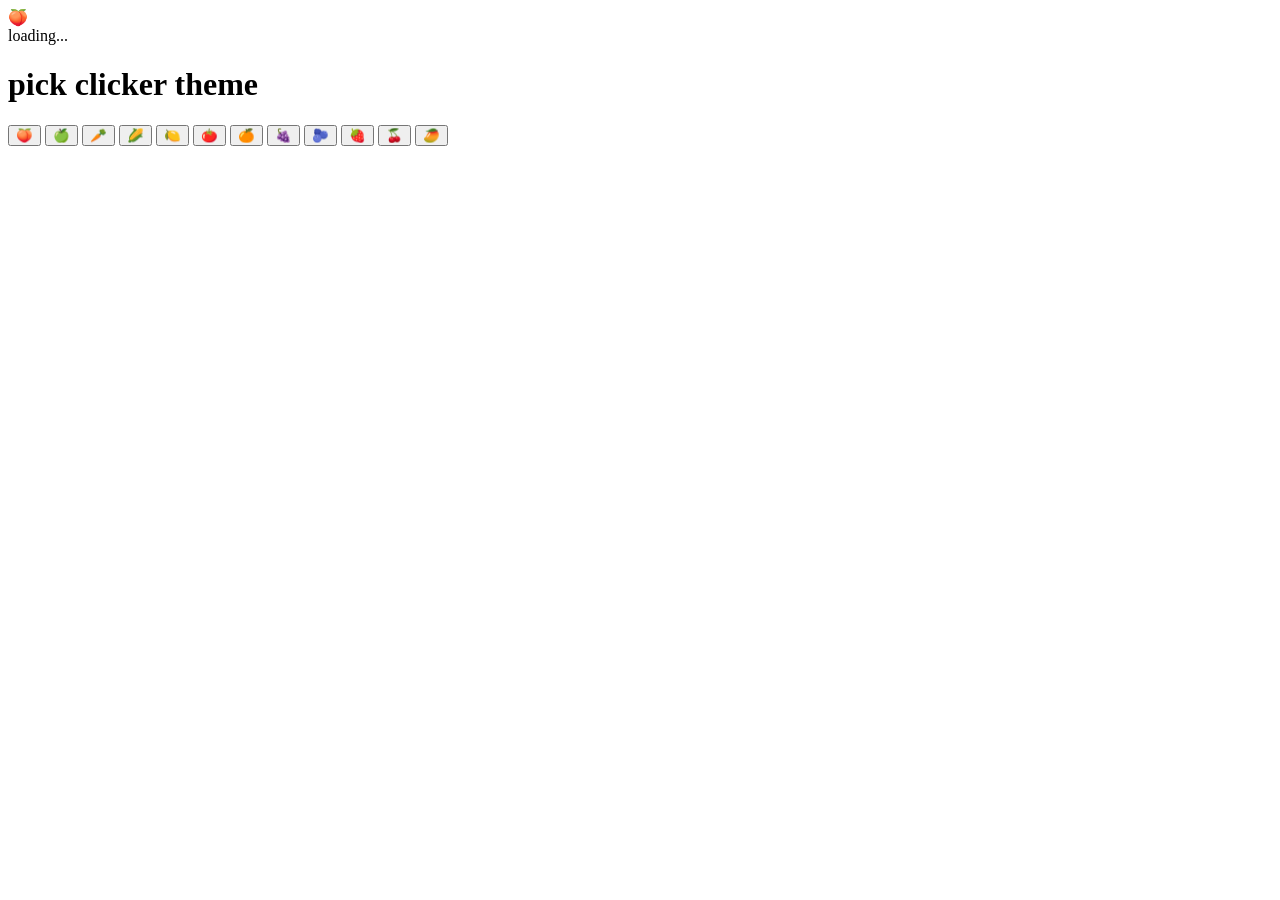
<file: index.html>
<!DOCTYPE html><html lang="en"><head><meta charset="UTF-8"><meta name="viewport" content="width=device-width, initial-scale=1.0, user-scalable=no, viewport-fit=cover"><title>pick clicker theme</title><link rel="stylesheet" href="https://clicker-game.neineig2012.workers.dev/style.css"></head><body><div class="transition-overlay" id="overlay"><div class="loading-container"><div class="loading-emoji" id="loadEmoji">🍑</div><div class="loading-text">loading...</div></div></div><div class="hub"><div class="title"><h1>pick clicker theme</h1>
</div>   
    <div class="grid-4x3">
        <button class="game-btn btn-peach" data-url="https://clicker-game.neineig2012.workers.dev/peach" data-emoji="🍑"><span class="btn-emoji">🍑</span></button>
        <button class="game-btn btn-apple" data-url="https://clicker-game.neineig2012.workers.dev/apple" data-emoji="🍏"><span class="btn-emoji">🍏</span></button>
        <button class="game-btn btn-carrot" data-url="https://clicker-game.neineig2012.workers.dev/carrot" data-emoji="🥕"><span class="btn-emoji">🥕</span></button>
        <button class="game-btn btn-corn" data-url="https://clicker-game.neineig2012.workers.dev/corn" data-emoji="🌽"><span class="btn-emoji">🌽</span></button>
        <button class="game-btn btn-lemon" data-url="https://clicker-game.neineig2012.workers.dev/lemon" data-emoji="🍋"><span class="btn-emoji">🍋</span></button>
        <button class="game-btn btn-tomato" data-url="https://clicker-game.neineig2012.workers.dev/tomato" data-emoji="🍅"><span class="btn-emoji">🍅</span></button>
        <button class="game-btn btn-orange" data-url="https://clicker-game.neineig2012.workers.dev/orange" data-emoji="🍊"><span class="btn-emoji">🍊</span></button>
        <button class="game-btn btn-grape" data-url="https://clicker-game.neineig2012.workers.dev/grape" data-emoji="🍇"><span class="btn-emoji">🍇</span></button>
        <button class="game-btn btn-berry" data-url="https://clicker-game.neineig2012.workers.dev/berry" data-emoji="🫐"><span class="btn-emoji">🫐</span></button>
        <button class="game-btn btn-strawberry" data-url="https://clicker-game.neineig2012.workers.dev/strawberry" data-emoji="🍓"><span class="btn-emoji">🍓</span></button>
        <button class="game-btn btn-cherry" data-url="https://clicker-game.neineig2012.workers.dev/cherry" data-emoji="🍒"><span class="btn-emoji">🍒</span></button>
        <button class="game-btn btn-mango" data-url="https://clicker-game.neineig2012.workers.dev/mango" data-emoji="🥭"><span class="btn-emoji">🥭</span></button>
    </div>
</div>
<script src="https://clicker-game.neineig2012.workers.dev/script.js"></script></body></html>
</file>
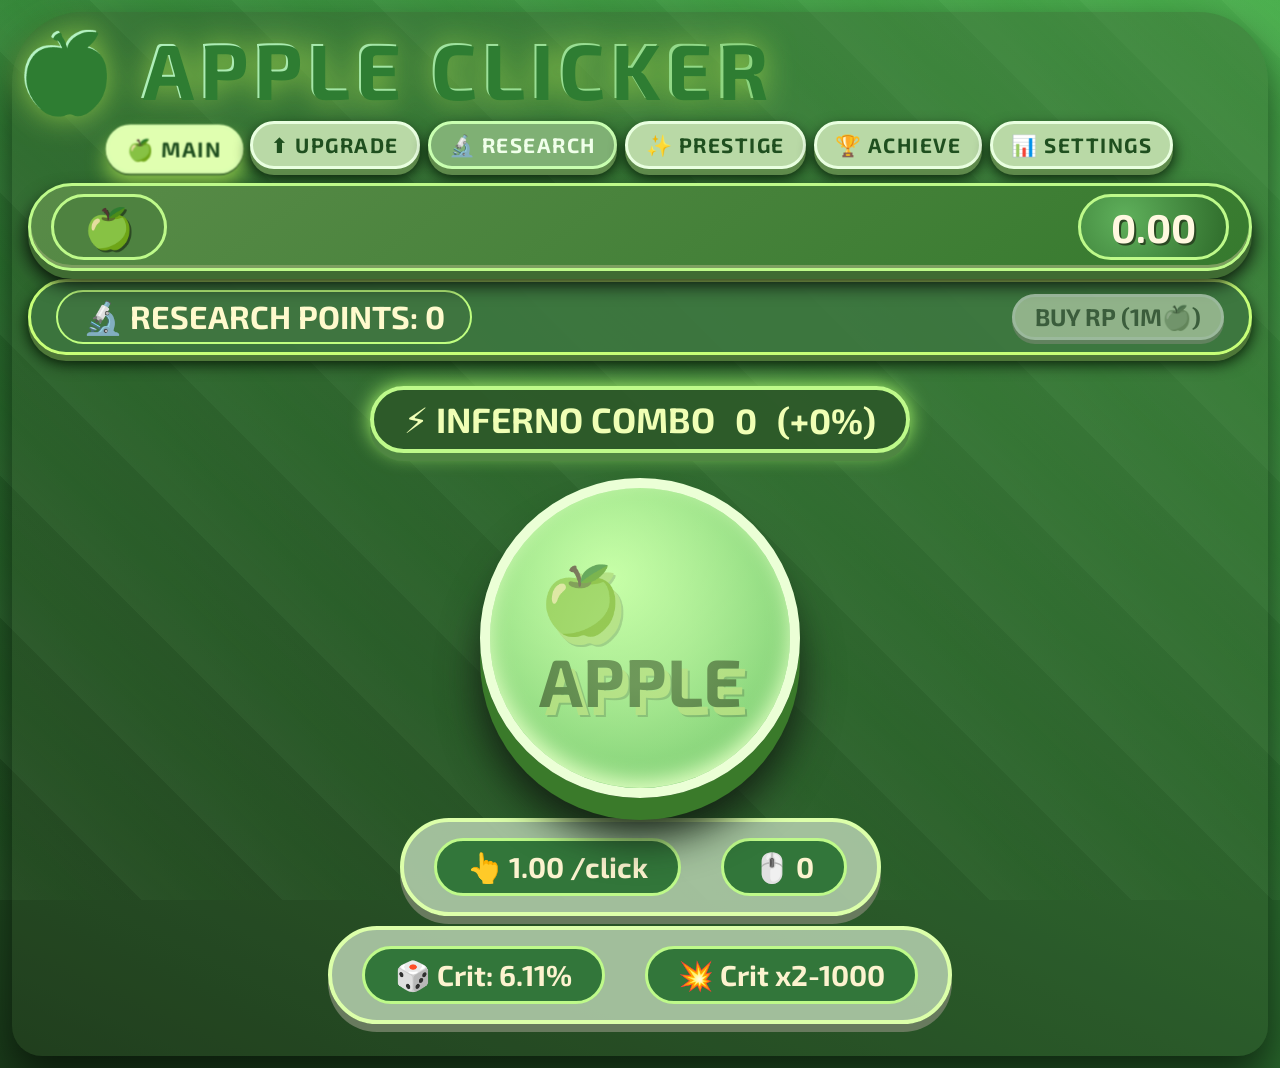
<file: apple.html>
<!DOCTYPE html>
<html lang="en">
<head>
    <meta charset="UTF-8">
    <meta name="viewport" content="width=device-width, initial-scale=1.0, user-scalable=no">
    <title>🍏 GREEN APPLE CLICKER - RESEARCH EDITION</title>
    <link href="https://fonts.googleapis.com/css2?family=Exo+2:ital,wght@0,100..900;1,100..900&display=swap" rel="stylesheet">
    <style>

        * {
            box-sizing: border-box;
            user-select: none;
            font-family: 'Exo 2', 'Barlow', 'Segoe UI', Roboto, system-ui, sans-serif;
            margin: 0;
            padding: 0;
        }
        body {
            min-height: 100vh;
            width: 100vw;
            overflow-x: hidden;
            background: linear-gradient(25deg, #1a3b1a 0%, #2b6e2f 45%, #4cae4f 100%);
            display: flex;
            flex-direction: column;
            padding: 12px;
            position: relative;
        }
        body::before {
            content: '';
            position: fixed;
            top: 0; left: 0; right: 0; bottom: 0;
            background: repeating-linear-gradient(45deg, rgba(144,238,144,0.08) 0px, rgba(50,205,50,0.05) 50px, transparent 100px);
            pointer-events: none;
            animation: drift 22s linear infinite;
            z-index: 0;
        }
        @keyframes drift {
            0% { transform: translateX(0) translateY(0); }
            100% { transform: translateX(3%) translateY(2%); }
        }
        .full-game {
            flex: 1;
            display: flex;
            flex-direction: column;
            max-width: 1500px;
            margin: 0 auto;
            width: 100%;
            position: relative;
            z-index: 2;
            backdrop-filter: blur(0px);
            border-radius: 70px 70px 30px 30px;
            background: rgba(50, 70, 40, 0.3);
            padding: 12px 16px;
            box-shadow: 0 20px 40px rgba(0,0,0,0.6);
        }
        .global-title h1 {
            font-weight: bold;
            font-size: 4.8rem;
            letter-spacing: 6px;
            color: #a8e6a2;
            text-shadow: 5px 5px 0 #2e7d32, 8px 8px 0 #1b5e20, 12px 12px 10px #0a2f0a;
            word-break: break-word;
            line-height: 1.1;
            background: linear-gradient(135deg, #b9f6ca, #6fbf4c);
            -webkit-background-clip: text;
            -webkit-text-fill-color: transparent;
            text-shadow: 2px 2px 0 #2e7d32;
            margin-bottom: 5px;
            transform: scale(1.02);
            transition: 0.2s;
            filter: drop-shadow(0 0 15px #8bc34a);
            animation: titleGlow 2s infinite alternate;
        }
        @keyframes titleGlow {
            0% { filter: drop-shadow(0 0 8px #b9f6ca); }
            100% { filter: drop-shadow(0 0 25px #9bff6e); }
        }
        .page-tabs {
            display: flex;
            gap: 8px;
            margin: 8px 0 14px;
            justify-content: center;
            flex-wrap: wrap;
        }
        .tab-btn {
            background: #b9d9a6;
            border: 3px solid #e9ffe0;
            color: #1f4f1f;
            font-weight: bold;
            font-size: 1.3rem;
            padding: 8px 18px;
            border-radius: 50px;
            box-shadow: 0 6px 0 #5f8b4c, 0 8px 16px #021002;
            cursor: pointer;
            transition: 0.08s;
            text-transform: uppercase;
            letter-spacing: 1.5px;
            backdrop-filter: blur(4px);
        }
        .tab-btn.active {
            background: #e0ffb0;
            transform: translateY(4px) scale(1.02);
            box-shadow: 0 2px 0 #4c7738, 0 12px 20px #8bc34a;
            border-color: #dcffb0;
        }
        .tab-btn.research-tab {
            background: #7fb074;
            border-color: #c8ffb0;
            color: #f0ffea;
        }

        .page { display: none; width: 100%; flex:1; flex-direction: column; }
        .page.active-page { display: flex; }

        .global-resource {
            background: #3e6b38dd;
            backdrop-filter: blur(8px);
            border-radius: 50px;
            padding: 8px 20px;
            margin: 0 0 8px;
            display: flex;
            align-items: center;
            justify-content: space-between;
            border: 3px solid #befa8a;
            box-shadow: inset 0 -3px 0 #7d9e60, 0 8px 0 #3f6b32, 0 12px 20px black;
            color: #fff8e0;
            font-weight: bold;
            font-size: 2.2rem;
            text-shadow: 2px 2px 0 #2b4823;
            background-image: linear-gradient(145deg, #598b48, #367a2e);
        }
        .global-resource .resource-icon { font-size: 2.5rem; background: #4e8240; padding: 5px 30px; border-radius: 40px; border: 3px solid #befa8a; }
        .global-resource .resource-value {
            background: #205a24;
            padding: 6px 30px;
            border-radius: 4rem;
            border: 3px solid #befa8a;
            font-size: 2.5rem;
            background-image: radial-gradient(circle at 30% 35%, #5fb05b, #2e6b2a);
        }

        /* Research Points Display */
        .research-points-bar {
            background: #3e7640dd;
            border-radius: 50px;
            padding: 8px 25px;
            margin: 0 0 16px;
            display: flex;
            align-items: center;
            justify-content: space-between;
            border: 3px solid #c8ff78;
            box-shadow: 0 6px 0 #4e7738, 0 8px 16px #021002;
            color: #fffacd;
            font-size: 2rem;
            font-weight: bold;
        }
        .research-points-bar .rp-icon {
            background: #3f7540;
            padding: 5px 25px;
            border-radius: 40px;
            border: 2px solid #c0ff80;
        }
        .buy-rp-btn {
            background: #c8ff78;
            border: 3px solid #f0fff0;
            padding: 5px 20px;
            border-radius: 40px;
            font-size: 1.5rem;
            cursor: pointer;
            box-shadow: 0 4px 0 #6e994b;
            transition: 0.05s;
            color: #1f4f1f;
            font-weight: bold;
        }
        .buy-rp-btn:active {
            transform: translateY(4px);
            box-shadow: 0 1px 0 #6e994b;
        }
        .buy-rp-btn.disabled {
            opacity: 0.5;
            pointer-events: none;
            filter: grayscale(0.8);
        }

        .main-click-area { display: flex; flex-direction: column; align-items: center; justify-content: center; flex:1; margin: 10px 0 20px; }
        .click-area {
            background: radial-gradient(circle at 40% 30%, #c2ffa3, #4cae4f);
            width: 320px; height: 320px;
            border-radius: 50%;
            display: flex; align-items: center; justify-content: center;
            box-shadow: 0 22px 0 #3a7a2a, 0 40px 40px #142014, inset 0 -8px 20px #e5ffc7;
            border: 10px solid #ebffd6;
            transition: transform 0.06s, box-shadow 0.1s;
            cursor: pointer;
            font-size: 4.2rem; font-weight: bold; color: #2c5420; text-shadow: 6px 8px 0 #a5d16e, 8px 10px 0 #00000040;
            margin: 10px 0 20px; position: relative; overflow: hidden;
            animation: pulse-glow 2.2s infinite alternate;
        }
        @keyframes pulse-glow {
            0% { box-shadow: 0 22px 0 #3a7a2a, 0 40px 40px #142014, inset 0 -8px 20px #e5ffc7, 0 0 10px #b0ff70; }
            100% { box-shadow: 0 22px 0 #3a7a2a, 0 45px 50px #0f1f0f, inset 0 -8px 25px #ffffbb, 0 0 35px #aaff6e; }
        }
        .click-area::after {
            content: ''; position: absolute; top: -60%; left: -60%; width: 220%; height: 220%;
            background: radial-gradient(circle, #d0ffb0 10%, transparent 70%); opacity: 0.4; transform: rotate(30deg);
        }
        .click-area {
            position: relative;
            overflow: hidden;
        }
        .click-area:active {
            transform: translateY(16px) scale(1.08);
            box-shadow: 0 6px 0 #2f6320, 0 35px 35px #1f331f, 0 0 60px #c9ff9e;
            transition: transform 0.03s;
        }
        .ripple-effect {
            position: absolute;
            border-radius: 50%;
            background: radial-gradient(circle, rgba(180,255,120,0.8) 0%, rgba(140,230,70,0.3) 50%, transparent 70%);
            transform: scale(0);
            animation: ripple-animation 0.5s ease-out;
            pointer-events: none;
            width: 100px;
            height: 100px;
            margin-left: -50px;
            margin-top: -50px;
        }
        @keyframes ripple-animation {
            from { transform: scale(0); opacity: 1; }
            to { transform: scale(4); opacity: 0; }
        }
        .click-flash {
            position: absolute;
            top: 0;
            left: 0;
            width: 100%;
            height: 100%;
            background: rgba(200, 255, 150, 0.6);
            animation: flash 0.2s ease-out;
            pointer-events: none;
            border-radius: 50%;
        }
        @keyframes flash {
            0% { opacity: 0.8; }
            100% { opacity: 0; }
        }

        .inline-stats {
            font-size: 1.8rem; background: #b5cfaddd; border-radius: 70px; padding: 16px 30px;
            border: 4px solid #dcffaa; display: flex; justify-content: center; gap: 40px;
            color: #1f491f; font-weight: bold; flex-wrap: wrap; box-shadow: 0 8px 0 #687a5e;
        }
        .inline-stats span { background: #246d2ee0; color: #fcf3cf; padding: 8px 30px; border-radius: 70px; border: 3px solid #befa8a; font-size: 1.8rem;}

        .combo-meter {
            background: #2d5a2add; border-radius: 70px; padding: 8px 30px; border: 4px solid #befa8a;
            font-size: 2.2rem; font-weight: bold; color: #f0ffb5; display: flex; align-items: center;
            gap: 20px; box-shadow: 0 8px 0 #4f8642, 0 0 20px #b0ff70; margin: 5px 0 15px; backdrop-filter: blur(3px);
        }

        /* Research Page Styles */
        .research-container {
            display: grid;
            grid-template-columns: repeat(auto-fit, minmax(320px, 1fr));
            gap: 20px;
            padding: 20px;
            background: #598b4ce0;
            border-radius: 50px;
            border: 4px solid #befa8a;
            margin: 15px 0;
            max-height: 600px;
            overflow-y: auto;
        }
        .research-card {
            background: linear-gradient(145deg, #d6f0c0, #9fcc8a);
            border-radius: 30px;
            padding: 20px;
            border: 3px solid #e2ffb0;
            box-shadow: 0 8px 0 #6f9e58, 0 10px 20px #1e3a1e;
            display: flex;
            flex-direction: column;
            gap: 10px;
        }
        .research-title {
            font-size: 1.8rem;
            font-weight: bold;
            color: #2f6b2f;
            text-shadow: 2px 2px 0 #c8ffa0;
            border-bottom: 2px solid #8bc34a;
            padding-bottom: 5px;
        }
        .research-tier-list {
            font-size: 1.2rem;
            background: #428542;
            color: #eeffc4;
            padding: 5px 10px;
            border-radius: 20px;
            display: inline-block;
        }
        .research-level {
            font-size: 1.4rem;
            background: #428542;
            color: #fffacd;
            padding: 5px 15px;
            border-radius: 40px;
            display: inline-block;
            align-self: flex-start;
        }
        .research-desc {
            font-size: 1.2rem;
            color: #2c5522;
        }
        .research-current {
            font-size: 1.3rem;
            background: #7faa64;
            color: #fffacd;
            padding: 5px 10px;
            border-radius: 20px;
            text-align: center;
        }
        .research-cost {
            font-size: 1.5rem;
            background: #7faa64;
            color: #fffacd;
            padding: 8px 15px;
            border-radius: 40px;
            text-align: center;
            border: 2px solid #c8ff78;
        }
        .research-btn {
            background: #c8ff78;
            border: 3px solid #fffacd;
            padding: 10px;
            border-radius: 40px;
            font-size: 1.4rem;
            font-weight: bold;
            cursor: pointer;
            box-shadow: 0 5px 0 #7dab58;
            transition: 0.05s;
        }
        .research-btn:active {
            transform: translateY(5px);
            box-shadow: 0 1px 0 #7dab58;
        }
        .research-btn.disabled {
            opacity: 0.5;
            pointer-events: none;
            filter: grayscale(0.8);
        }
        .research-max {
            background: #6f9e58;
            color: #fff0aa;
            padding: 10px;
            border-radius: 40px;
            text-align: center;
            font-size: 1.4rem;
            border: 2px solid gold;
        }

        .achievements-panel { background: #5b863de0; border-radius: 50px; padding: 20px; margin:15px 0; border:4px solid #befa8a; max-height:300px; overflow-y:auto; }
        .achievement-entry { background: #55804a; color:#ffecbc; padding:8px 15px; margin:6px 0; border-radius:30px; display:flex; align-items:center; gap:12px; font-size:1.3rem; border:2px solid #befa8a;}
        
        .shop-grid { display: grid; grid-template-columns: repeat(auto-fit, minmax(170px, 1fr)); gap: 15px; margin: 20px 0; }
        .upgrade-card { background: linear-gradient(160deg, #e2f5cf, #aad68a); border-radius: 30px 30px 25px 25px; padding: 16px 4px 12px; border: 4px solid #dcffaa; box-shadow: 0 10px 0 #6f9e58, 0 10px 20px #0b1f0b; transition:0.08s; color:#2e5a1f; display:flex; flex-direction:column; align-items:center; position:relative; font-size:0.95rem;}
        .upgrade-card.disabled { opacity:0.4; filter:grayscale(0.8); pointer-events:none; box-shadow:0 6px 0 #6f9e58; transform:translateY(6px);}
        .upgrade-card.locked-tier { opacity:0.2; filter:grayscale(1); pointer-events:none;}
        .upgrade-card.prestige-locked { opacity:0.7; filter:grayscale(0.9); background:#8baa70; pointer-events:none;}
        .upgrade-icon { font-size: 2.8rem; }
        .upgrade-icon img { width: 2.8rem; height: 2.8rem; border-radius: 50%; border: 3px solid #dcffaa; background:#487a2a; object-fit:cover; }
        .upgrade-name { font-size:1.1rem; background:#487a2ae0; border-radius:30px; color:#fcf1cf; padding:4px 12px; margin:5px 0; font-weight:bold; text-transform:uppercase; }
        .cost-display { background:#2f6b2a; color:#ffe48f; padding:4px 15px; border-radius:40px; font-size:1.2rem; border:3px solid #c8ff78; margin:6px 0; }

        .prestige-page-panel { background: #8fb86e; border-radius: 70px; padding: 30px; border: 5px solid #e2ffb0; box-shadow: 0 16px 0 #6f9e58, 0 15px 35px #020602;}
        .prestige-card { background: #3b8440e0; color: #faeac6; padding: 30px; border-radius: 70px; font-size: 2rem; display:flex; flex-direction:column; align-items:center; gap:15px; border:4px solid #befa8a;}
        .prestige-big-btn { background: #c8ff78; border:5px solid #ffffdd; padding:20px 60px; border-radius: 70px; font-weight:bold; font-size:2.5rem; box-shadow:0 12px 0 #7dab58,0 12px 25px black; cursor:pointer; color:#1f4f1f;}
        .prestige-big-btn:active { transform:translateY(10px); box-shadow:0 5px 0 #7dab58; }
        .prestige-big-btn.disabled { opacity:0.5; pointer-events:none; }

        .corn-btn { background:#c8ff78; border:4px solid #ffffdd; padding:12px 30px; border-radius:70px; font-weight:bold; font-size:1.5rem; box-shadow:0 8px 0 #7dab58; cursor:pointer; margin:0 5px; color:#1f4f1f;}
        .corn-btn:active { transform:translateY(5px); box-shadow:0 3px 0 #7dab58;}
        .corn-btn.reset { background:#e0a86e; }

        .floating-crit { position:fixed; font-weight:bold; color:#ffd966; text-shadow:0 0 20px #2ecc2e,0 0 30px #27ae60; pointer-events:none; font-size:3.2rem; z-index:9999; animation:floatUp 0.9s ease-out forwards; white-space:nowrap;}
        @keyframes floatUp {
            0% { opacity:1; transform:translateY(0) scale(1); }
            100% { opacity:0; transform:translateY(-150px) scale(1.8); }
        }
        .floating-corn {
            position:fixed; font-weight:bold; color:#c8ff78; text-shadow:0 0 15px #7eff42; pointer-events:none; font-size:2.5rem; z-index:9999; animation:cornFloat 1s ease-out forwards;
        }
        @keyframes cornFloat {
            0% { opacity:1; transform:translateY(0) rotate(0deg); }
            100% { opacity:0; transform:translateY(-120px) rotate(20deg); }
        }

        .import-export-panel { display:flex; gap:10px; margin:15px 0; flex-wrap:wrap; justify-content:center;}
        .import-export-panel input { background:#2e6330; border:3px solid #befa8a; border-radius:70px; padding:12px 20px; font-size:1.2rem; color:#fffacd; width:300px;}

        .star-compact { font-size:2.2rem; background:#4c8742; padding:8px 25px; border-radius:50px; border:2px solid gold; letter-spacing:2px;}
        .extra-stat { font-size:2rem; background:#c8e2b0; padding:18px; border-radius:70px; margin-top:20px; border:3px solid #befa8a; color:#2c5622;}
        .offline-progress { background:#6f9e58; color:#fff0aa; padding:15px; border-radius:50px; margin:10px 0; text-align:center; font-size:1.5rem; border:3px solid gold; }
        footer { font-size:1.2rem; color:#c0f0a0; text-shadow:2px 2px 0 #1e3a1e;}
        .settings-panel { background:#b5d894e0; border-radius:50px; padding:25px; color:#2b5420;}
        .settings-panel h2 { color:#d6ffa0; }
    </style>
</head>
<body>
<div class="full-game">
    <div class="global-title"><h1>🍏 APPLE CLICKER</h1></div>

    <div class="page-tabs">
        <button class="tab-btn active" id="tabMain">🍏 MAIN</button>
        <button class="tab-btn" id="tabUpgrade">⬆️ UPGRADE</button>
        <button class="tab-btn research-tab" id="tabResearch">🔬 RESEARCH</button>
        <button class="tab-btn" id="tabPrestigePage">✨ PRESTIGE</button>
        <button class="tab-btn" id="tabAchievements">🏆 ACHIEVE</button>
        <button class="tab-btn" id="tabStats">📊 SETTINGS</button>
    </div>

    <div class="global-resource">
        <span class="resource-icon">🍏</span>
        <span class="resource-value" id="globalCornDisplay">0</span>
    </div>

    <div class="research-points-bar">
        <span class="rp-icon">🔬 RESEARCH POINTS: <span id="researchPointsDisplay">0</span></span>
        <span class="buy-rp-btn" id="buyResearchPointBtn">BUY RP (1M🍏)</span>
    </div>

    <div id="pageMain" class="page active-page">
        <div class="main-click-area">
            <div class="combo-meter">
                <span>⚡ INFERNO COMBO</span>
                <span class="combo-value" id="comboDisplay">0</span>
                <span id="comboPercentDisplay">(+0%)</span>
            </div>
            <div class="click-area" id="clickButton">🍏<br>APPLE</div>
            <div class="inline-stats">
                <span id="clickPowerStatMain">👆 1.0 /click</span>
                <span id="totalClicksStatMain">🖱️ 0</span>
            </div>
            <div class="inline-stats" style="margin-top:10px;">
                <span id="critChanceDisplay">🎲 Crit: 6.11%</span>
                <span id="critMultDisplay">💥 Crit x2-1000</span>
            </div>
        </div>
    </div>

    <div id="pageUpgrade" class="page">
        <div class="shop-grid" id="upgradeGrid"></div>
    </div>

    <div id="pageResearch" class="page">
        <div class="research-container" id="researchContainer"></div>
    </div>

    <div id="pagePrestige" class="page">
        <div class="prestige-page-panel">
            <div class="prestige-card">
                <div class="star-compact" id="prestigeStarsDisplay">0/10 ★</div>
                <div style="font-size:2rem;">Base multiplier: <span id="prestigeMultDisplay">x1.000</span></div>
                <div style="font-size:2rem;">With research: <span id="prestigeMultWithResearchDisplay">x1.000</span></div>
                <div style="font-size:1.8rem;">next cost: <span id="prestigeCostDisplay">3.0M</span> 🍏</div>
                <div style="font-size:1.8rem;">Cost after research: <span id="prestigeCostAfterResearchDisplay">3.0M</span> 🍏</div>
                <button class="prestige-big-btn" id="prestigeBtn">✨ PRESTIGE ✨</button>
                <div style="font-size:1.5rem;">√2 per star, max 10★ · 2 upgrades per star</div>
            </div>
        </div>
    </div>

    <div id="pageAchievements" class="page">
        <div class="settings-panel" style="border-radius:50px; padding:20px;">
            <h2 style="font-size:2.5rem;">🏆 ACHIEVEMENTS</h2>
            <div class="achievements-panel" id="achievementsList">loading...</div>
        </div>
    </div>

    <div id="pageStats" class="page">
        <div class="settings-panel" style="border-radius:50px; padding:25px;">
            <div class="totals-list" id="statsDetail">loading stats ...</div>
            <div class="offline-progress" id="offlineProgressDisplay">⏰ Offline: 0 mins collected</div>
            <div class="import-export-panel">
                <input type="text" id="importField" placeholder="paste save string" />
                <button class="corn-btn" id="exportBtn">📤 EXPORT</button>
                <button class="corn-btn" id="importBtn">📥 IMPORT</button>
            </div>
            <div>
                <button class="corn-btn" id="saveGameBtn">💾 SAVE</button>
                <button class="corn-btn" id="loadGameBtn">📂 LOAD</button>
                <button class="corn-btn reset" id="resetGameBtn">⚠️ RESET</button>
            </div>
            <div class="storage-info" id="saveStatus">📀 ready</div>
            <div class="extra-stat" id="statsClickPower">⚡ click power: 0</div>
        </div>
    </div>
</div>

<script>
(function() {
    // All game logic remains IDENTICAL to original, only reskinning colors and names.
    // Core variables, research, upgrades, prestige, combo, crit, achievements fully preserved.
    // Just renaming corn->apple in display strings and keeping functionality.
    let researchPoints = 0;
    const RESEARCH_POINT_BASE_COST = 1000000;
    const RESEARCH_POINT_COST_MULT = 1.6;

    const researchItems = [
        { id: 'costRed1', name: '🍏 TIER 1 COST REDUCTION', desc: 'Reduces cost of COB and HOE', tierIndices: [0,1], tierNames: ['COB','HOE'], type:'costReduction', maxLevel:10, costPerLevel:[1,2,3,4,5,6,7,8,9,10], level:0 },
        { id: 'costRed2', name: '🍏 TIER 2 COST REDUCTION', desc: 'Reduces cost of SPRINKLER and TRACTOR', tierIndices: [2,3], tierNames: ['SPRINKLER','TRACTOR'], type:'costReduction', maxLevel:10, costPerLevel:[1,2,3,4,5,6,7,8,9,10], level:0 },
        { id: 'costRed3', name: '🍏 TIER 3 COST REDUCTION', desc: 'Reduces cost of COMBINE and NANO-FARM', tierIndices: [4,5], tierNames: ['COMBINE','NANO-FARM'], type:'costReduction', maxLevel:10, costPerLevel:[1,2,3,4,5,6,7,8,9,10], level:0 },
        { id: 'costRed4', name: '🍏 TIER 4 COST REDUCTION', desc: 'Reduces cost of QUANTUM SILO and FUSION FIELD', tierIndices:[6,7], tierNames:['QUANTUM SILO','FUSION FIELD'], type:'costReduction', maxLevel:10, costPerLevel:[1,2,3,4,5,6,7,8,9,10], level:0 },
        { id: 'costRed5', name: '🍏 TIER 5 COST REDUCTION', desc: 'Reduces cost of GALACTIC FARM and VOID REAPER', tierIndices:[8,9], tierNames:['GALACTIC FARM','VOID REAPER'], type:'costReduction', maxLevel:10, costPerLevel:[1,2,3,4,5,6,7,8,9,10], level:0 },
        { id: 'costRed6', name: '🍏 TIER 6 COST REDUCTION', desc: 'Reduces cost of COSMIC HOPPER and QUINN', tierIndices:[10,11], tierNames:['COSMIC HOPPER','QUINN'], type:'costReduction', maxLevel:10, costPerLevel:[1,2,3,4,5,6,7,8,9,10], level:0 },
        { id: 'costRed7', name: '🍏 TIER 7 COST REDUCTION', desc: 'Reduces cost of STELLAR HARVESTER and COSMIC REAPER', tierIndices:[12,13], tierNames:['STELLAR HARVESTER','COSMIC REAPER'], type:'costReduction', maxLevel:10, costPerLevel:[1,2,3,4,5,6,7,8,9,10], level:0 },
        { id: 'costRed8', name: '🍏 TIER 8 COST REDUCTION', desc: 'Reduces cost of VOID ENGINE and STAR FORGE', tierIndices:[14,15], tierNames:['VOID ENGINE','STAR FORGE'], type:'costReduction', maxLevel:10, costPerLevel:[1,2,3,4,5,6,7,8,9,10], level:0 },
        { id: 'costRed9', name: '🍏 TIER 9 COST REDUCTION', desc: 'Reduces cost of COSMIC WHALE and JABEL', tierIndices:[16,17], tierNames:['COSMIC WHALE','JABEL'], type:'costReduction', maxLevel:10, costPerLevel:[1,2,3,4,5,6,7,8,9,10], level:0 },
        { id: 'costRed10', name: '🍏 TIER 10 COST REDUCTION', desc: 'Reduces cost of COSMIC NEXUS and DIVINE CORN', tierIndices:[18,19], tierNames:['COSMIC NEXUS','DIVINE CORN'], type:'costReduction', maxLevel:10, costPerLevel:[1,2,3,4,5,6,7,8,9,10], level:0 },
        { id: 'costRed11', name: '🍏 TIER 11 COST REDUCTION', desc: 'Reduces cost of COSMIC OVERLORD and CORN GOD', tierIndices:[20,21], tierNames:['COSMIC OVERLORD','CORN GOD'], type:'costReduction', maxLevel:10, costPerLevel:[1,2,3,4,5,6,7,8,9,10], level:0 },
        { id: 'costRed12', name: '🍏 TIER 12 COST REDUCTION', desc: 'Reduces cost of ETHEREAL CORN and AMADEUS', tierIndices:[22,23], tierNames:['ETHEREAL CORN','AMADEUS'], type:'costReduction', maxLevel:10, costPerLevel:[1,2,3,4,5,6,7,8,9,10], level:0 },
        { id: 'autoClicker', name: '⚡ AUTO CLICKER', desc: 'Generates 10% of click power per second idle', type:'autoClicker', maxLevel:10, costPerLevel:[2,3,5,7,10,13,17,22,28,35], level:0 },
        { id: 'critChance', name: '🍀 CRIT CHANCE', desc: '+0.5% crit chance per level (max +5%)', type:'critChance', maxLevel:10, costPerLevel:[2,3,5,7,10,13,17,22,28,35], level:0 },
        { id: 'critMult', name: '💥 CRIT MULTIPLIER', desc: '+0.1x to all crit multipliers per level', type:'critMult', maxLevel:10, costPerLevel:[2,3,5,7,10,13,17,22,28,35], level:0 },
        { id: 'prestigeBonus', name: '✨ PRESTIGE BONUS', desc: '+0.05 to prestige multiplier per level', type:'prestigeBonus', maxLevel:10, costPerLevel:[2,3,5,7,10,13,17,22,28,35], level:0 },
        { id: 'prestigeCostRed', name: '💰 PRESTIGE COST REDUCTION', desc: '-10% prestige cost per level', type:'prestigeCostReduction', maxLevel:10, costPerLevel:[2,3,5,7,10,13,17,22,28,35], level:0 },
        { id: 'offlineLength', name: '⏰ OFFLINE TIME', desc: '+30 minutes offline earnings (requires Auto Clicker lv1)', type:'offlineLength', maxLevel:10, costPerLevel:[2,3,5,7,10,13,17,22,28,35], level:0 }
    ];

    let prestigeLevel = 0;
    const MAX_PRESTIGE = 10;
    const PRESTIGE_BASE_COST = 3000000;
    const PRESTIGE_COST_GROWTH = 400;

    let apple = 0.0;
    let totalManualClicks = 0;
    let lastOfflineTime = Date.now();
    let pageLoadTime = Date.now();
    let combo = 0;
    const MAX_COMBO = 50;
    const COMBO_DECAY_MS = 350;
    let comboTimer = null;
    let lastClickTime = 0;

    const upgrades = [
        { id: 'corncob', name: 'COB', icon: '🍏', basePower: 1, baseCost: 20, desc: '+1/click' },
        { id: 'hoe', name: 'HOE', icon: '⛏️', basePower: 12, baseCost: 400, desc: '+12/click' },
        { id: 'sprinkler', name: 'SPRINKLER', icon: '💧', basePower: 140, baseCost: 8000, desc: '+140/click' },
        { id: 'tractor', name: 'TRACTOR', icon: '🚜', basePower: 1700, baseCost: 160000, desc: '+1700/click' },
        { id: 'combine', name: 'COMBINE', icon: '⚙️', basePower: 20000, baseCost: 3200000, desc: '+20k/click' },
        { id: 'nanoFarm', name: 'NANO-FARM', icon: '🧬', basePower: 240000, baseCost: 64000000, desc: '+240k/click' },
        { id: 'quantumSilo', name: 'QUANTUM SILO', icon: '🔮', basePower: 2900000, baseCost: 1280000000, desc: '+2.9M/click' },
        { id: 'fusionField', name: 'FUSION FIELD', icon: '⚡', basePower: 35000000, baseCost: 25600000000, desc: '+35M/click' },
        { id: 'galacticFarm', name: 'GALACTIC FARM', icon: '🌌', basePower: 450000000, baseCost: 512000000000, desc: '+450M/click' },
        { id: 'voidReaper', name: 'VOID REAPER', icon: '👾', basePower: 5600000000, baseCost: 10240000000000, desc: '+5.6B/click' },
        { id: 'cosmicHopper', name: 'COSMIC HOPPER', icon: '🛸', basePower: 72000000000, baseCost: 204800000000000, desc: '+72B/click' },
        { id: 'quinnAvatar', name: 'QUINN', icon: '🦅', basePower: 900000000000, baseCost: 4096000000000000, desc: '+900B/click' },
        { id: 'stellarHarvester', name: 'STELLAR HARVESTER', icon: '🌠', basePower: 12000000000000, baseCost: 81920000000000000, desc: '+12T/click' },
        { id: 'cosmicReaper', name: 'COSMIC REAPER', icon: '☄️', basePower: 150000000000000, baseCost: 1630000000000000000, desc: '+150T/click' },
        { id: 'voidEngine', name: 'VOID ENGINE', icon: '🌀', basePower: 2000000000000000, baseCost: 32700000000000000000, desc: '+2Qa/click' },
        { id: 'starForge', name: 'STAR FORGE', icon: '⭐', basePower: 25000000000000000, baseCost: 655000000000000000000, desc: '+25Qa/click' },
        { id: 'cosmicWhale', name: 'COSMIC WHALE', icon: '🐋', basePower: 300000000000000000, baseCost: 13100000000000000000000, desc: '+300Qa/click' },
        { id: 'jabel', name: 'JABEL', icon: '👤', basePower: 3600000000000000000, baseCost: 262000000000000000000000, desc: '+3.6Qi/click' },
        { id: 'cosmicNexus', name: 'COSMIC NEXUS', icon: '🌐', basePower: 50000000000000000000, baseCost: 5240000000000000000000000, desc: '+50 Qi/click' },
        { id: 'divineCorn', name: 'DIVINE CORN', icon: '👑', basePower: 650000000000000000000, baseCost: 104850000000000000000000000, desc: '+650 Qi/click' },
        { id: 'cosmicOverlord', name: 'COSMIC OVERLORD', icon: '👁️', basePower: 8000000000000000000000, baseCost: 2090000000000000000000000000, desc: '+8 Sx/click' },
        { id: 'cornGod', name: 'CORN GOD', icon: '🗿', basePower: 105000000000000000000000, baseCost: 41800000000000000000000000000, desc: '+105 Sx/click' },
        { id: 'etherealCorn', name: 'ETHEREAL CORN', icon: '🌀', basePower: 1.30e24, baseCost: 8.25e29, desc: '+1.30 Sp/click' },
        { id: 'amadeus', name: 'AMADEUS', icon: '🎼', basePower: 1.6e25, baseCost: 1.65e31, desc: '+16 Sp/click' }
    ];
    let levels = {}; upgrades.forEach(u => levels[u.id] = 0);
    function getCostReductionForUpgrade(index) { let r=1; researchItems.forEach(ri=>{if(ri.type==='costReduction' && ri.tierIndices?.includes(index)) r*=Math.pow(0.94, ri.level);}); return r; }
    function getNextCost(up,idx){ const lvl=levels[up.id]; const base=up.baseCost*Math.pow(1.32,lvl); const red=getCostReductionForUpgrade(idx); return Math.floor(base*red);}
    function getPrestigeCost(){if(prestigeLevel>=MAX_PRESTIGE)return Infinity; const base=PRESTIGE_BASE_COST*Math.pow(PRESTIGE_COST_GROWTH,prestigeLevel); const red=Math.pow(0.9, researchItems[16].level); return Math.floor(base*red);}
    let autoClickerInterval=null;
    function startAutoClicker(){if(autoClickerInterval)clearInterval(autoClickerInterval); const autoLevel=researchItems[12].level; if(autoLevel>0){autoClickerInterval=setInterval(()=>{const autoPower=baseClickPower()*0.1*autoLevel*comboMultiplier(); apple+=autoPower; spawnFloatingCorn('⚡ '+formatNumber(autoPower),'#aaff77'); fullRefresh();},1000);}}
    function spawnFloatingCorn(msg,color){const d=document.createElement('div'); d.className='floating-corn'; d.innerText=msg; d.style.left=(Math.random()*60+20)+'%'; d.style.top='50%'; d.style.color=color; document.body.appendChild(d); setTimeout(()=>d.remove(),800);}
    function comboPercent(){return Math.min(combo*2,100);}
    function comboMultiplier(){return 1+comboPercent()/100;}
    function increaseCombo(){combo=Math.min(combo+1,MAX_COMBO); resetComboTimer(); updateComboUI();}
    function resetComboTimer(){if(comboTimer)clearTimeout(comboTimer); comboTimer=setTimeout(()=>{combo=0; updateComboUI(); comboTimer=null;},COMBO_DECAY_MS);}
    function updateComboUI(){const el=document.getElementById('comboDisplay'); if(el)el.innerText=combo; const pct=document.getElementById('comboPercentDisplay'); if(pct)pct.innerText=`(+${comboPercent()}%)`;}
    function getCritChance(){const base=6.11; const bonus=(researchItems[13]?.level||0)*0.5; return base+bonus;}
    function getCritMultiplier(){const r=Math.random()*100; const chance=getCritChance(); const bonus=(researchItems[14]?.level||0)*0.1; if(r<0.01)return 1000+bonus*1000; if(r<0.11)return 25+bonus*25; if(r<1.11)return 5+bonus*5; if(r<chance)return 2+bonus*2; return 1;}
    function spawnFloatingText(msg,isCrit){const span=document.createElement('div'); span.className='floating-crit'; span.innerText=msg; span.style.left=(Math.random()*60+20)+'%'; span.style.top='50%'; document.body.appendChild(span); setTimeout(()=>span.remove(),800);}
    function addClickEffect(e){const area=document.getElementById('clickButton'); const rect=area.getBoundingClientRect(); const x=e.clientX-rect.left; const y=e.clientY-rect.top; const ripple=document.createElement('div'); ripple.className='ripple-effect'; ripple.style.left=x+'px'; ripple.style.top=y+'px'; area.appendChild(ripple); const flash=document.createElement('div'); flash.className='click-flash'; area.appendChild(flash); setTimeout(()=>{ripple.remove(); flash.remove();},500);}
    function isUpgradeUnlockedByTier(idx){if(idx<2)return true; const requiredId=upgrades[idx-1].id; return levels[requiredId]>=1;}
    function isUpgradeVisibleByPrestige(idx){const visibleSlots=Math.min(upgrades.length,4+2*prestigeLevel); return idx<visibleSlots;}
    function getPowerFor(up){const lvl=levels[up.id]; if(lvl===0)return 0; return up.basePower*Math.pow(1.25,lvl-1);}
    function baseClickPower(){let sum=1; for(let u of upgrades)sum+=getPowerFor(u); return sum;}
    function getPrestigeMultiplier(){return Math.pow(Math.SQRT2,prestigeLevel)+(researchItems[15]?.level||0)*0.05;}
    function totalClickPower(){return baseClickPower()*getPrestigeMultiplier()*comboMultiplier();}
    function getNextResearchPointCost(){return RESEARCH_POINT_BASE_COST*Math.pow(RESEARCH_POINT_COST_MULT,researchPoints);}
    function buyResearchPoint(){if(prestigeLevel<1){alert('❌ Need at least 1 prestige star to buy research points!'); return;} const cost=getNextResearchPointCost(); if(apple>=cost){apple-=cost; researchPoints++; document.getElementById('globalCornDisplay').innerText=formatNumber(apple); document.getElementById('researchPointsDisplay').innerText=researchPoints; const btn=document.getElementById('buyResearchPointBtn'); btn.innerHTML=`BUY RP (${formatNumber(getNextResearchPointCost())}🍏)`; updateBuyRPButton(); saveGame(); spawnFloatingText('🔬 RP +1',false);}else alert(`Need ${formatNumber(cost)} apples!`);}
    function updateBuyRPButton(){const btn=document.getElementById('buyResearchPointBtn'); if(!btn)return; if(prestigeLevel<1){btn.classList.add('disabled'); btn.title='Requires at least 1 prestige star';}else{btn.classList.remove('disabled'); btn.title='';}}
    function buyResearch(idx){const r=researchItems[idx]; if(r.level>=r.maxLevel)return; const cost=r.costPerLevel[r.level]; if(researchPoints<cost){alert(`Need ${cost} RP`);return;} if(idx===17 && researchItems[12].level===0){alert('❌ Need Auto Clicker level 1 first!');return;} researchPoints-=cost; r.level++; if(idx===12)startAutoClicker(); fullRefresh(); saveGame(); spawnFloatingText('🔬 Research complete!',false);}
    function renderResearch(){let html=''; for(let i=0;i<=11;i++){const r=researchItems[i]; const next=r.level<r.maxLevel?r.costPerLevel[r.level]:null; html+=`<div class="research-card"><div class="research-title">${r.name}</div><div class="research-tier-list">📋 ${r.tierNames.join(' & ')}</div><div class="research-level">Level ${r.level}/${r.maxLevel}</div><div class="research-desc">${r.desc}</div><div class="research-current">Current: -${(100-Math.pow(94,r.level)).toFixed(1)}% cost</div>${r.level<r.maxLevel?`<div class="research-cost">Cost: ${next} RP</div><div class="research-btn" onclick="window.buyResearch(${i})">UPGRADE</div>`:`<div class="research-max">MAX LEVEL</div>`}</div>`;} for(let i=12;i<researchItems.length;i++){const r=researchItems[i]; const next=r.level<r.maxLevel?r.costPerLevel[r.level]:null; let bonus=''; if(i===12)bonus=`Current: ${r.level*10}% of click/sec`;else if(i===13)bonus=`Current: ${(6.11+r.level*0.5).toFixed(2)}% crit`;else if(i===14)bonus=`Current: +${r.level*0.1}x crit`;else if(i===15)bonus=`Current: +${r.level*0.05} prestige`;else if(i===16)bonus=`Current: -${r.level*10}% cost`;else if(i===17)bonus=`Current: +${r.level*30} mins offline`; html+=`<div class="research-card"><div class="research-title">${r.name}</div><div class="research-level">Level ${r.level}/${r.maxLevel}</div><div class="research-desc">${r.desc}</div><div class="research-current">${bonus}</div>${r.level<r.maxLevel?`<div class="research-cost">Cost: ${next} RP</div><div class="research-btn" onclick="window.buyResearch(${i})">UPGRADE</div>`:`<div class="research-max">MAX LEVEL</div>`}${i===17 && researchItems[12].level===0?'<div style="color:red;">🔒 Requires Auto Clicker lv1</div>':''}</div>`;} document.getElementById('researchContainer').innerHTML=html;}
    function calculateOfflineProgress(){const now=Date.now(); const timeSinceLoad=now-pageLoadTime; if(lastOfflineTime && lastOfflineTime<pageLoadTime){const diffSeconds=Math.floor((pageLoadTime-lastOfflineTime)/1000); if(diffSeconds>5){const offlineLevel=researchItems[17].level; const autoLevel=researchItems[12].level; if(offlineLevel>0 && autoLevel>0){const maxSec=offlineLevel*30*60; const sec=Math.min(diffSeconds,maxSec); if(sec>0){const powerPerSec=baseClickPower()*0.1*autoLevel; const earned=powerPerSec*sec; apple+=earned; document.getElementById('offlineProgressDisplay').innerHTML=`⏰ Offline: +${formatNumber(earned)} apples collected (${Math.floor(sec/60)}m ${sec%60}s)`; spawnFloatingText('⏰ Offline earnings!',false);}}}} lastOfflineTime=now;}
    const achievements=[{id:'click1',name:'First Steps',desc:'Click once',icon:'🖱️',condition:()=>totalManualClicks>=1},{id:'click100',name:'Clicker',desc:'100 clicks',icon:'🖱️',condition:()=>totalManualClicks>=100},{id:'click1k',name:'Serious Clicker',desc:'1,000 clicks',icon:'🖱️',condition:()=>totalManualClicks>=1000},{id:'click10k',name:'Apple Maniac',desc:'10,000 clicks',icon:'🖱️',condition:()=>totalManualClicks>=10000},{id:'click100k',name:'Legendary Clicker',desc:'100,000 clicks',icon:'🖱️',condition:()=>totalManualClicks>=100000},{id:'upgrade1',name:'First Purchase',desc:'Buy first upgrade',icon:'⬆️',condition:()=>Object.values(levels).some(l=>l>=1)},{id:'prestige1',name:'New Beginning',desc:'Prestige once',icon:'✨',condition:()=>prestigeLevel>=1},{id:'prestige5',name:'Star Collector',desc:'Prestige 5 times',icon:'✨',condition:()=>prestigeLevel>=5},{id:'prestige10',name:'Transcendent',desc:'Reach 10★',icon:'👑',condition:()=>prestigeLevel>=10},{id:'combo25',name:'Combo Starter',desc:'Reach 25 combo',icon:'⚡',condition:()=>combo>=25},{id:'combo50',name:'Combo Master',desc:'Reach 50 combo',icon:'⚡',condition:()=>combo>=50},{id:'research1',name:'Researcher',desc:'Buy first research',icon:'🔬',condition:()=>researchItems.some(r=>r.level>0)},{id:'research20',name:'Professor',desc:'Own 20 research levels',icon:'🔬',condition:()=>researchItems.reduce((s,r)=>s+r.level,0)>=20}];
    let unlockedAchievements=[];
    function checkAchievements(){let changed=false; achievements.forEach(ach=>{if(!unlockedAchievements.includes(ach.id) && ach.condition()){unlockedAchievements.push(ach.id); changed=true; spawnFloatingText('🏆 '+ach.name,true);}}); if(changed)renderAchievements();}
    function renderAchievements(){const c=document.getElementById('achievementsList'); if(!c)return; let html=''; achievements.forEach(ach=>{const unlocked=unlockedAchievements.includes(ach.id); html+=`<div class="achievement-entry" style="${unlocked?'':'opacity:0.6;'}"><span>${ach.icon}</span><span><b>${ach.name}</b>: ${ach.desc}</span><span>${unlocked?'✅':'🔒'}</span></div>`;}); c.innerHTML=html;}
    function formatNumber(num){if(num===Infinity)return'∞'; if(num>=1e30)return num.toExponential(2); const suffixes=['','K','M','B','T','Qa','Qi','Sx','Sp','Oc','Nn','Dc']; let tier=0; while(num>=1000 && tier<suffixes.length-1){num/=1000; tier++;} let fixed=(num<10 && num>-10)?num.toFixed(2):num.toFixed(1); if(fixed.endsWith('.0'))fixed=fixed.slice(0,-2); return fixed+' '+suffixes[tier];}
    function renderUpgrades(){const grid=document.getElementById('upgradeGrid'); grid.innerHTML=''; upgrades.forEach((up,idx)=>{const lvl=levels[up.id]; const cost=getNextCost(up,idx); const power=getPowerFor(up); const tierUnlocked=isUpgradeUnlockedByTier(idx); const visible=isUpgradeVisibleByPrestige(idx); let cls='upgrade-card'; if(!visible)cls+=' prestige-locked'; else if(!tierUnlocked)cls+=' locked-tier'; else if(apple<cost)cls+=' disabled'; const card=document.createElement('div'); card.className=cls; if(!visible){card.innerHTML=`<div class="upgrade-icon">❓</div><div class="upgrade-name">????</div>`; grid.appendChild(card); return;} let iconHtml=`<div class="upgrade-icon">${up.icon}</div>`; if(up.id==='jabel' && up.imageUrl)iconHtml=`<div class="upgrade-icon"><img src="${up.imageUrl}" onerror="this.onerror=null; this.parentNode.innerHTML='👤';"></div>`; else if(up.id==='amadeus' && up.imageUrl)iconHtml=`<div class="upgrade-icon"><img src="${up.imageUrl}" onerror="this.onerror=null; this.parentNode.innerHTML='🎼';"></div>`; const powerDisplay=(lvl===0)?'locked':`+${formatNumber(power)}/click`; const nextPower=(lvl===0)?up.basePower:up.basePower*Math.pow(1.25,lvl); const originalCost=up.baseCost*Math.pow(1.32,lvl); const discount=(1-cost/originalCost)*100; const discText=discount>0.1?` (-${discount.toFixed(0)}%)`:''; card.innerHTML=`${iconHtml}<div class="upgrade-name">${up.name}</div><div class="upgrade-level">lvl ${lvl}</div><div class="upgrade-desc">${powerDisplay}</div><div class="cost-display">🍏 ${formatNumber(cost)}${discText}</div><div class="preview-note">next +${formatNumber(nextPower)}</div>`; if(visible && tierUnlocked)card.addEventListener('click',(e)=>{e.stopPropagation(); if(apple>=cost){apple-=cost; levels[up.id]+=1; fullRefresh(); checkAchievements(); saveGame();}}); grid.appendChild(card);});}
    function performPrestige(){if(prestigeLevel>=MAX_PRESTIGE){alert('Maximum prestige (10★) reached!'); return;} const cost=getPrestigeCost(); if(apple<cost){alert(`Need ${formatNumber(cost)} apples`); return;} apple=0; upgrades.forEach(u=>levels[u.id]=0); prestigeLevel++; combo=0; updateComboUI(); fullRefresh(); saveGame(); checkAchievements(); updateBuyRPButton(); alert(`✨ Prestiged to ${prestigeLevel} ★ · mult x${getPrestigeMultiplier().toFixed(3)}`);}
    function handleClick(e){e.preventDefault(); addClickEffect(e); const now=Date.now(); if(now-lastClickTime<=COMBO_DECAY_MS+50)increaseCombo(); else{combo=1; resetComboTimer();} lastClickTime=now; updateComboUI(); const pureBase=baseClickPower()*getPrestigeMultiplier(); const critMult=getCritMultiplier(); let gain=pureBase*critMult*comboMultiplier(); apple+=gain; totalManualClicks++; if(critMult>1){let msg=critMult>=1000?'💀1000x💀':critMult>=25?'🔥25x🔥':critMult>=5?'⚡5x⚡':'2x'; spawnFloatingText(msg,critMult>=5);}else{spawnFloatingCorn('+'+formatNumber(gain),'#aaff77');} checkAchievements(); fullRefresh();}
    function fullRefresh(){document.getElementById('globalCornDisplay').innerText=formatNumber(apple); document.getElementById('researchPointsDisplay').innerText=researchPoints; const clickPow=totalClickPower(); document.getElementById('clickPowerStatMain').innerHTML=`👆 ${formatNumber(clickPow)} /click`; document.getElementById('totalClicksStatMain').innerHTML=`🖱️ ${totalManualClicks}`; document.getElementById('critChanceDisplay').innerHTML=`🎲 Crit: ${getCritChance().toFixed(2)}%`; document.getElementById('critMultDisplay').innerHTML=`💥 Crit x2-${(1000+(researchItems[14]?.level||0)*100).toFixed(0)}`; document.getElementById('prestigeStarsDisplay').innerHTML=`${prestigeLevel}/${MAX_PRESTIGE} ★`; document.getElementById('prestigeMultDisplay').innerText=`x${Math.pow(Math.SQRT2,prestigeLevel).toFixed(3)}`; document.getElementById('prestigeMultWithResearchDisplay').innerText=`x${getPrestigeMultiplier().toFixed(3)}`; const nextCost=getPrestigeCost(); const baseC=PRESTIGE_BASE_COST*Math.pow(PRESTIGE_COST_GROWTH,prestigeLevel); document.getElementById('prestigeCostDisplay').innerText=isFinite(baseC)?formatNumber(baseC):'MAX'; document.getElementById('prestigeCostAfterResearchDisplay').innerText=isFinite(nextCost)?formatNumber(nextCost):'MAX'; updateBuyRPButton(); renderUpgrades(); renderResearch(); updateStatsPanel(); document.getElementById('statsClickPower').innerHTML=`⚡ click power: ${formatNumber(clickPow)}`; updateComboUI(); renderAchievements();}
    function updateStatsPanel(){const el=document.getElementById('statsDetail'); if(!el)return; const totalResearch=researchItems.reduce((s,r)=>s+r.level,0); let html=`<b>🍏 APPLES:</b> ${formatNumber(apple)}<br><b>🖱️ CLICKS:</b> ${totalManualClicks}<br><b>⚡ COMBO:</b> ${combo} (${comboPercent()}%)<br><b>✨ PRESTIGE:</b> ${prestigeLevel} ★ (x${getPrestigeMultiplier().toFixed(3)})<br><b>🔬 RESEARCH POINTS:</b> ${researchPoints}<br><b>🔬 RESEARCH LEVELS:</b> ${totalResearch}/180<br><b>🏆 ACHIEVEMENTS:</b> ${unlockedAchievements.length}/${achievements.length}<br><b>⬆️ UPGRADES OWNED:</b> ${Object.values(levels).filter(l=>l>=1).length}<br><br><b>⬆️ UPGRADE DETAILS:</b><br>`; upgrades.forEach((u,idx)=>{if(isUpgradeVisibleByPrestige(idx)||levels[u.id]>0){html+=`&nbsp;&nbsp;${u.icon} ${u.name}: lvl ${levels[u.id]} (${formatNumber(getPowerFor(u))}/click)<br>`;}}); html+=`<br><b>🔁 TOTAL /CLICK:</b> ${formatNumber(totalClickPower())}`; el.innerHTML=html;}
    function saveGame(){const saveObj={apple,totalManualClicks,levels,prestigeLevel,unlockedAchievements,researchPoints,researchLevels:researchItems.map(r=>r.level),lastOfflineTime,version:'apple2.0'}; localStorage.setItem('appleResearchSave',JSON.stringify(saveObj)); document.getElementById('saveStatus').innerText='✅ saved '+new Date().toLocaleTimeString();}
    function loadGame(){const raw=localStorage.getItem('appleResearchSave'); if(!raw){document.getElementById('saveStatus').innerText='❌ no save'; return;} try{const loaded=JSON.parse(raw); apple=loaded.apple??0; totalManualClicks=loaded.totalManualClicks??0; prestigeLevel=Math.min(loaded.prestigeLevel??0,MAX_PRESTIGE); researchPoints=loaded.researchPoints??0; if(loaded.levels){upgrades.forEach(u=>levels[u.id]=0); for(let[id,lvl]of Object.entries(loaded.levels))if(levels.hasOwnProperty(id))levels[id]=lvl;} if(loaded.researchLevels)loaded.researchLevels.forEach((lvl,idx)=>{if(researchItems[idx])researchItems[idx].level=lvl;}); unlockedAchievements=loaded.unlockedAchievements||[]; lastOfflineTime=loaded.lastOfflineTime||Date.now(); combo=0; updateComboUI(); startAutoClicker(); fullRefresh(); document.getElementById('saveStatus').innerText='📀 loaded';}catch(e){document.getElementById('saveStatus').innerText='⚠️ error';}}
    function resetGame(){if(confirm('Reset all progress?')){apple=0; totalManualClicks=0; prestigeLevel=0; combo=0; researchPoints=0; upgrades.forEach(u=>levels[u.id]=0); researchItems.forEach(r=>r.level=0); unlockedAchievements=[]; lastOfflineTime=Date.now(); if(autoClickerInterval)clearInterval(autoClickerInterval); fullRefresh(); document.getElementById('saveStatus').innerText='♻️ reset';}}
    function exportGame(){const saveObj={apple,totalManualClicks,levels,prestigeLevel,unlockedAchievements,researchPoints,researchLevels:researchItems.map(r=>r.level)}; document.getElementById('importField').value=JSON.stringify(saveObj); document.getElementById('saveStatus').innerText='📤 export ready';}
    function importGame(){const raw=document.getElementById('importField').value.trim(); if(!raw)return; try{const loaded=JSON.parse(raw); apple=loaded.apple??0; totalManualClicks=loaded.totalManualClicks??0; prestigeLevel=Math.min(loaded.prestigeLevel??0,MAX_PRESTIGE); researchPoints=loaded.researchPoints??0; if(loaded.levels){upgrades.forEach(u=>levels[u.id]=0); for(let[id,lvl]of Object.entries(loaded.levels))if(levels.hasOwnProperty(id))levels[id]=lvl;} if(loaded.researchLevels)loaded.researchLevels.forEach((lvl,idx)=>{if(researchItems[idx])researchItems[idx].level=lvl;}); unlockedAchievements=loaded.unlockedAchievements||[]; combo=0; startAutoClicker(); fullRefresh(); saveGame(); document.getElementById('saveStatus').innerText='📦 import success';}catch(e){document.getElementById('saveStatus').innerText='❌ invalid import';}}
    setInterval(saveGame,15000);
    const pages={main:document.getElementById('pageMain'),upgrade:document.getElementById('pageUpgrade'),research:document.getElementById('pageResearch'),prestige:document.getElementById('pagePrestige'),achievements:document.getElementById('pageAchievements'),stats:document.getElementById('pageStats')};
    const tabs={main:document.getElementById('tabMain'),upgrade:document.getElementById('tabUpgrade'),research:document.getElementById('tabResearch'),prestige:document.getElementById('tabPrestigePage'),achievements:document.getElementById('tabAchievements'),stats:document.getElementById('tabStats')};
    function setActivePage(active){Object.values(pages).forEach(p=>p.classList.remove('active-page')); Object.values(tabs).forEach(t=>t.classList.remove('active')); pages[active].classList.add('active-page'); tabs[active].classList.add('active'); fullRefresh();}
    tabs.main.addEventListener('click',()=>setActivePage('main')); tabs.upgrade.addEventListener('click',()=>setActivePage('upgrade')); tabs.research.addEventListener('click',()=>setActivePage('research')); tabs.prestige.addEventListener('click',()=>setActivePage('prestige')); tabs.achievements.addEventListener('click',()=>setActivePage('achievements')); tabs.stats.addEventListener('click',()=>setActivePage('stats'));
    document.getElementById('clickButton').addEventListener('click',handleClick); document.getElementById('clickButton').addEventListener('touchstart',(e)=>{e.preventDefault(); handleClick(e);},{passive:false}); document.getElementById('prestigeBtn').addEventListener('click',performPrestige); document.getElementById('buyResearchPointBtn').addEventListener('click',buyResearchPoint); document.getElementById('saveGameBtn').addEventListener('click',saveGame); document.getElementById('loadGameBtn').addEventListener('click',loadGame); document.getElementById('resetGameBtn').addEventListener('click',resetGame); document.getElementById('exportBtn').addEventListener('click',exportGame); document.getElementById('importBtn').addEventListener('click',importGame);
    window.buyResearch=buyResearch;
    fullRefresh(); setTimeout(()=>{if(localStorage.getItem('appleResearchSave'))loadGame(); calculateOfflineProgress(); startAutoClicker();},100);
})();
</script>
</body>
</html>
</file>
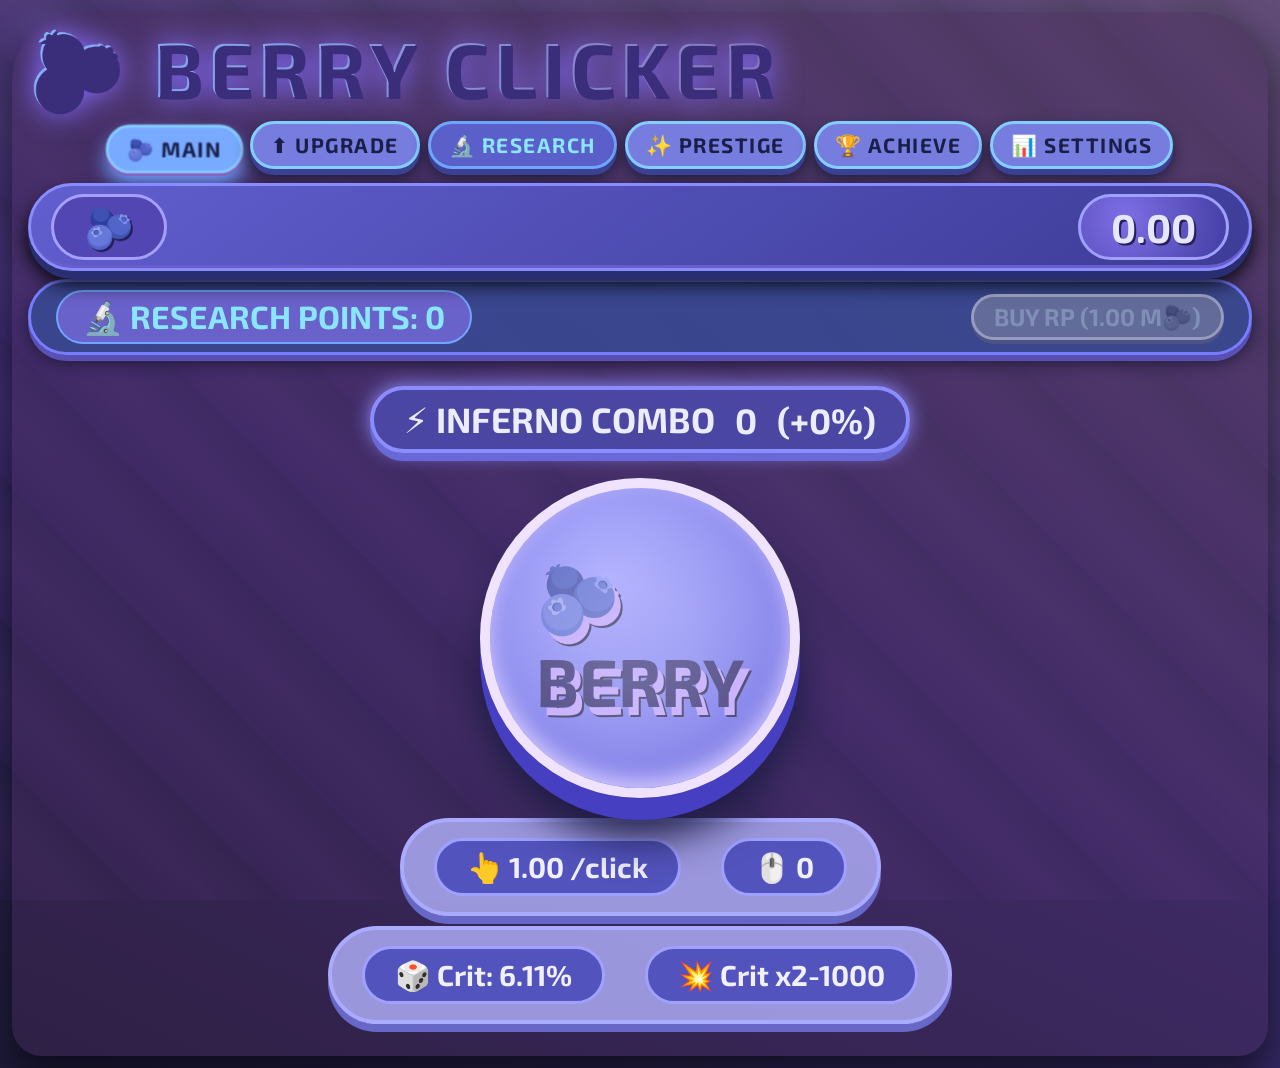
<file: berry.html>
<!DOCTYPE html>
<html lang="en">
<head>
    <meta charset="UTF-8">
    <meta name="viewport" content="width=device-width, initial-scale=1.0, user-scalable=no">
    <title>🫐 BERRY CLICKER - RESEARCH EDITION</title>
    <link href="https://fonts.googleapis.com/css2?family=Exo+2:ital,wght@0,100..900;1,100..900&display=swap" rel="stylesheet">
    <style>
        * {
            box-sizing: border-box;
            user-select: none;
            font-family: 'Exo 2', 'Barlow', 'Segoe UI', Roboto, system-ui, sans-serif;
            margin: 0;
            padding: 0;
        }
        body {
            min-height: 100vh;
            width: 100vw;
            overflow-x: hidden;
            background: linear-gradient(25deg, #1e1b3a 0%, #3a2c6e 45%, #5b4b6e 100%);
            display: flex;
            flex-direction: column;
            padding: 12px;
            position: relative;
        }
        body::before {
            content: '';
            position: fixed;
            top: 0; left: 0; right: 0; bottom: 0;
            background: repeating-linear-gradient(45deg, rgba(156, 66, 245, 0.05) 0px, rgba(200, 120, 255, 0.08) 50px, transparent 100px);
            pointer-events: none;
            animation: drift 22s linear infinite;
            z-index: 0;
        }
        @keyframes drift {
            0% { transform: translateX(0) translateY(0); }
            100% { transform: translateX(3%) translateY(2%); }
        }
        .full-game {
            flex: 1;
            display: flex;
            flex-direction: column;
            max-width: 1500px;
            margin: 0 auto;
            width: 100%;
            position: relative;
            z-index: 2;
            backdrop-filter: blur(0px);
            border-radius: 70px 70px 30px 30px;
            background: rgba(70, 40, 85, 0.4);
            padding: 12px 16px;
            box-shadow: 0 20px 40px rgba(0,0,0,0.6);
        }
        .global-title h1 {
            font-weight: bold;
            font-size: 4.8rem;
            letter-spacing: 6px;
            color: #798cff;
            text-shadow: 5px 5px 0 #3a3e8a, 8px 8px 0 #2a235a, 12px 12px 10px #1e1a3a;
            word-break: break-word;
            line-height: 1.1;
            background: linear-gradient(135deg, #86b3ff, #884c8c);
            -webkit-background-clip: text;
            -webkit-text-fill-color: transparent;
            text-shadow: 2px 2px 0 #3a2e7a;
            margin-bottom: 5px;
            transition: 0.2s;
            filter: drop-shadow(0 0 15px #856eff);
            animation: titleGlow 2s infinite alternate;
        }
        @keyframes titleGlow {
            0% { filter: drop-shadow(0 0 8px #848eff); }
            100% { filter: drop-shadow(0 0 25px #85a0ff); }
        }
        .page-tabs {
            display: flex;
            gap: 8px;
            margin: 8px 0 14px;
            justify-content: center;
            flex-wrap: wrap;
        }
        .tab-btn {
            background: #777ddf;
            border: 3px solid #83ceff;
            color: #1a1f4a;
            font-weight: bold;
            font-size: 1.3rem;
            padding: 8px 18px;
            border-radius: 50px;
            box-shadow: 0 6px 0 #3b4293, 0 8px 16px #1a1a32;
            cursor: pointer;
            transition: 0.08s;
            text-transform: uppercase;
            letter-spacing: 1.5px;
            backdrop-filter: blur(4px);
        }
        .tab-btn.active {
            background: #78aaff;
            transform: translateY(4px) scale(1.02);
            box-shadow: 0 2px 0 #9a4fb3, 0 12px 20px #6e9eff;
            border-color: #85ccff;
        }
        .tab-btn.research-tab {
            background: #5b5fca;
            border-color: #70a5ff;
            color: #8be6ff;
        }
        .page { display: none; width: 100%; flex:1; flex-direction: column; }
        .page.active-page { display: flex; }
        .global-resource {
            background: #4b3d7ee0;
            backdrop-filter: blur(8px);
            border-radius: 50px;
            padding: 8px 20px;
            margin: 0 0 8px;
            display: flex;
            align-items: center;
            justify-content: space-between;
            border: 3px solid #898cff;
            box-shadow: inset 0 -3px 0 #685dca, 0 8px 0 #292e70, 0 12px 20px black;
            color: #e6e6ff;
            font-weight: bold;
            font-size: 2.2rem;
            text-shadow: 2px 2px 0 #271e5a;
            background-image: linear-gradient(145deg, #615fcf, #3d3c97);
        }
        .global-resource .resource-icon { font-size: 2.5rem; background: #5246b3; padding: 5px 30px; border-radius: 40px; border: 3px solid #a5a0ff; }
        .global-resource .resource-value {
            background: #2a2660;
            padding: 6px 30px;
            border-radius: 4rem;
            border: 3px solid #a0a0ff;
            font-size: 2.5rem;
            background-image: radial-gradient(circle at 30% 35%, #7f6ee6, #423ea3);
        }
        .research-points-bar {
            background: #384a93dd;
            border-radius: 50px;
            padding: 8px 25px;
            margin: 0 0 16px;
            display: flex;
            align-items: center;
            justify-content: space-between;
            border: 3px solid #767eff;
            box-shadow: 0 6px 0 #5a4fb3, 0 8px 16px #1e1a3a;
            color: #8ae6ff;
            font-size: 2rem;
            font-weight: bold;
        }
        .research-points-bar .rp-icon {
            background: #6a62cb;
            padding: 5px 25px;
            border-radius: 40px;
            border: 2px solid #70a5ff;
        }
        .buy-rp-btn {
            background: #798cff;
            border: 3px solid #f0f0ff;
            padding: 5px 20px;
            border-radius: 40px;
            font-size: 1.5rem;
            cursor: pointer;
            box-shadow: 0 4px 0 #5a5ad6;
            transition: 0.05s;
        }
        .buy-rp-btn:active {
            transform: translateY(4px);
            box-shadow: 0 1px 0 #5a5ad6;
        }
        .buy-rp-btn.disabled {
            opacity: 0.5;
            pointer-events: none;
            filter: grayscale(0.8);
        }
        .main-click-area { display: flex; flex-direction: column; align-items: center; justify-content: center; flex:1; margin: 10px 0 20px; }
        .click-area {
            background: radial-gradient(circle at 40% 30%, #9e9eff, #5452d6);
            width: 320px; height: 320px;
            border-radius: 50%;
            display: flex; align-items: center; justify-content: center;
            box-shadow: 0 22px 0 #463fc2, 0 40px 40px #1d1d44, inset 0 -8px 20px #d2c2ff;
            border: 10px solid #efe3ff;
            transition: transform 0.06s, box-shadow 0.1s;
            cursor: pointer;
            font-size: 4.2rem; font-weight: bold; color: #261f5a; text-shadow: 6px 8px 0 #c6a5ff, 8px 10px 0 #1c1a3a;
            margin: 10px 0 20px; position: relative; overflow: hidden;
            animation: pulse-glow 2.2s infinite alternate;
        }
        @keyframes pulse-glow {
            0% { box-shadow: 0 22px 0 #463fc2, 0 40px 40px #151d44, inset 0 -8px 20px #c2c2ff, 0 0 10px #8e8eff; }
            100% { box-shadow: 0 22px 0 #463fc2, 0 45px 50px #151d44, inset 0 -8px 25px #e0e0ff, 0 0 35px #aaaaff; }
        }
        .click-area::after {
            content: ''; position: absolute; top: -60%; left: -60%; width: 220%; height: 220%;
            background: radial-gradient(circle, #d6d6ff 10%, transparent 70%); opacity: 0.4; transform: rotate(30deg);
        }
        .click-area:active {
            transform: translateY(16px) scale(1.08);
            box-shadow: 0 6px 0 #5555da, 0 35px 35px #1d1d44, 0 0 60px #acacff;
            transition: transform 0.03s;
        }
        .ripple-effect {
            position: absolute;
            border-radius: 50%;
            background: radial-gradient(circle, rgba(170, 170, 255, 0.8) 0%, rgba(100, 100, 255, 0.3) 50%, transparent 70%);
            transform: scale(0);
            animation: ripple-animation 0.5s ease-out;
            pointer-events: none;
            width: 100px;
            height: 100px;
            margin-left: -50px;
            margin-top: -50px;
        }
        @keyframes ripple-animation {
            from { transform: scale(0); opacity: 1; }
            to { transform: scale(4); opacity: 0; }
        }
        .click-flash {
            position: absolute;
            top: 0;
            left: 0;
            width: 100%;
            height: 100%;
            background: rgba(130, 130, 255, 0.6);
            animation: flash 0.2s ease-out;
            pointer-events: none;
            border-radius: 50%;
        }
        @keyframes flash {
            0% { opacity: 0.8; }
            100% { opacity: 0; }
        }
        .inline-stats {
            font-size: 1.8rem; background: #aaa9f0dd; border-radius: 70px; padding: 16px 30px;
            border: 4px solid #aaaaff; display: flex; justify-content: center; gap: 40px;
            color: #1f1f52; font-weight: bold; flex-wrap: wrap; box-shadow: 0 8px 0 #6767c7;
        }
        .inline-stats span { background: #4b4bb9e0; color: #f0f0ff; padding: 8px 30px; border-radius: 70px; border: 3px solid #a0a0ff; font-size: 1.8rem;}
        .combo-meter {
            background: #4b4baddd; border-radius: 70px; padding: 8px 30px; border: 4px solid #8c8cff;
            font-size: 2.2rem; font-weight: bold; color: #ececff; display: flex; align-items: center;
            gap: 20px; box-shadow: 0 8px 0 #6868d6, 0 0 20px #8e8eff; margin: 5px 0 15px; backdrop-filter: blur(3px);
        }
        .research-container {
            display: grid;
            grid-template-columns: repeat(auto-fit, minmax(320px, 1fr));
            gap: 20px;
            padding: 20px;
            background: #8484d6e0;
            border-radius: 50px;
            border: 4px solid #8c8cff;
            margin: 15px 0;
            max-height: 600px;
            overflow-y: auto;
        }
        .research-card {
            background: linear-gradient(145deg, #c6c6ff, #8b8bf0);
            border-radius: 30px;
            padding: 20px;
            border: 3px solid #e6e6ff;
            box-shadow: 0 8px 0 #5a5ad4, 0 10px 20px #1a1a3a;
            display: flex;
            flex-direction: column;
            gap: 10px;
        }
        .research-title {
            font-size: 1.8rem;
            font-weight: bold;
            color: #262660;
            text-shadow: 2px 2px 0 #aaaaff;
            border-bottom: 2px solid #6767ec;
            padding-bottom: 5px;
        }
        .research-tier-list {
            font-size: 1.2rem;
            background: #6a6add;
            color: #e6e6ff;
            padding: 5px 10px;
            border-radius: 20px;
            display: inline-block;
        }
        .research-level {
            font-size: 1.4rem;
            background: #6a6add;
            color: #f0f0ff;
            padding: 5px 15px;
            border-radius: 40px;
            display: inline-block;
            align-self: flex-start;
        }
        .research-desc {
            font-size: 1.2rem;
            color: #1a1a3a;
        }
        .research-current {
            font-size: 1.3rem;
            background: #8c8cf0;
            color: #f0f0ff;
            padding: 5px 10px;
            border-radius: 20px;
            text-align: center;
        }
        .research-cost {
            font-size: 1.5rem;
            background: #8c8cf0;
            color: #f0f0ff;
            padding: 8px 15px;
            border-radius: 40px;
            text-align: center;
            border: 2px solid #e5a0ff;
        }
        .research-btn {
            background: #8c8cff;
            border: 3px solid #f0f0ff;
            padding: 10px;
            border-radius: 40px;
            font-size: 1.4rem;
            font-weight: bold;
            cursor: pointer;
            box-shadow: 0 5px 0 #5a5ad6;
            transition: 0.05s;
        }
        .research-btn:active {
            transform: translateY(5px);
            box-shadow: 0 1px 0 #5a5ad6;
        }
        .research-btn.disabled {
            opacity: 0.5;
            pointer-events: none;
            filter: grayscale(0.8);
        }
        .research-max {
            background: #7b7be2;
            color: #e6e6ff;
            padding: 10px;
            border-radius: 40px;
            text-align: center;
            font-size: 1.4rem;
            border: 2px solid #a0a0ff;
        }
        .achievements-panel { background: #7e7ed9e0; border-radius: 50px; padding: 20px; margin:15px 0; border:4px solid #a5a5ff; max-height:300px; overflow-y:auto; }
        .achievement-entry { background: #6262cb; color:#e6e6ff; padding:8px 15px; margin:6px 0; border-radius:30px; display:flex; align-items:center; gap:12px; font-size:1.3rem; border:2px solid #a5a5ff;}
        .shop-grid { display: grid; grid-template-columns: repeat(auto-fit, minmax(170px, 1fr)); gap: 15px; margin: 20px 0; }
        .upgrade-card { background: linear-gradient(160deg, #d5d5ff, #9494f5); border-radius: 30px 30px 25px 25px; padding: 16px 4px 12px; border: 4px solid #e6e6ff; box-shadow: 0 10px 0 #5a5ad4, 0 10px 20px #1a1a32; transition:0.08s; color:#1f1f5c; display:flex; flex-direction:column; align-items:center; position:relative; font-size:0.95rem;}
        .upgrade-card.disabled { opacity:0.4; filter:grayscale(0.8); pointer-events:none; box-shadow:0 6px 0 #6a6ad6; transform:translateY(6px);}
        .upgrade-card.locked-tier { opacity:0.2; filter:grayscale(1); pointer-events:none;}
        .upgrade-card.prestige-locked { opacity:0.7; filter:grayscale(0.9); background:#7979d3; pointer-events:none;}
        .upgrade-icon { font-size: 2.8rem; }
        .upgrade-name { font-size:1.1rem; background:#6464cce0; border-radius:30px; color:#f0f0ff; padding:4px 12px; margin:5px 0; font-weight:bold; text-transform:uppercase; }
        .cost-display { background:#5353bf; color:#f0f0ff; padding:4px 15px; border-radius:40px; font-size:1.2rem; border:3px solid #a0a0ff; margin:6px 0; }
        .prestige-page-panel { background: #9494f0; border-radius: 70px; padding: 30px; border: 5px solid #ceceff; box-shadow: 0 16px 0 #5a5ad6, 0 15px 35px #1a1a3a;}
        .prestige-card { background: #7878dce0; color: #f0f0ff; padding: 30px; border-radius: 70px; font-size: 2rem; display:flex; flex-direction:column; align-items:center; gap:15px; border:4px solid #a5a5ff;}
        .prestige-big-btn { background: #acacff; border:5px solid #f0f0ff; padding:20px 60px; border-radius: 70px; font-weight:bold; font-size:2.5rem; box-shadow:0 12px 0 #5a5ad6,0 12px 25px black; cursor:pointer; }
        .prestige-big-btn:active { transform:translateY(10px); box-shadow:0 5px 0 #5a5ad6; }
        .prestige-big-btn.disabled { opacity:0.5; pointer-events:none; }
        .corn-btn { background:#8c8ccff; border:4px solid #f0f0ff; padding:12px 30px; border-radius:70px; font-weight:bold; font-size:1.5rem; box-shadow:0 8px 0 #5a5ad6; cursor:pointer; margin:0 5px;}
        .corn-btn:active { transform:translateY(5px); box-shadow:0 3px 0 #5a5ad6;}
        .corn-btn.reset { background:#8c8cf0; }
        .floating-crit { position:fixed; font-weight:bold; color:#aaaaff; text-shadow:0 0 20px #5e5eff,0 0 30px #8e8eff; pointer-events:none; font-size:3.2rem; z-index:9999; animation:floatUp 0.9s ease-out forwards; white-space:nowrap;}
        @keyframes floatUp {
            0% { opacity:1; transform:translateY(0) scale(1); }
            100% { opacity:0; transform:translateY(-150px) scale(1.8); }
        }
        .floating-corn {
            position:fixed; font-weight:bold; color:#aaaaff; text-shadow:0 0 15px #8c8cff; pointer-events:none; font-size:2.5rem; z-index:9999; animation:cornFloat 1s ease-out forwards;
        }
        @keyframes cornFloat {
            0% { opacity:1; transform:translateY(0) rotate(0deg); }
            100% { opacity:0; transform:translateY(-120px) rotate(20deg); }
        }
        .import-export-panel { display:flex; gap:10px; margin:15px 0; flex-wrap:wrap; justify-content:center;}
        .import-export-panel input { background:#4b4bade0; border:3px solid #a5a5ff; border-radius:70px; padding:12px 20px; font-size:1.2rem; color:#f0f0ff; width:300px;}
        .star-compact { font-size:2.2rem; background:#6a6ad6; padding:8px 25px; border-radius:50px; border:2px solid #a5a5ff; letter-spacing:2px;}
        .extra-stat { font-size:2rem; background:#d0d0ff; padding:18px; border-radius:70px; margin-top:20px; border:3px solid #c6c6ff;}
        .offline-progress { background:#8686ea; color:#e6e6ff; padding:15px; border-radius:50px; margin:10px 0; text-align:center; font-size:1.5rem; border:3px solid #a5a5ff; }
        footer { font-size:1.2rem; color:#ceceff; text-shadow:2px 2px 0 #262660;}
    </style>
</head>
<body>
<div class="full-game">
    <div class="global-title"><h1>🫐 BERRY CLICKER</h1></div>
    <div class="page-tabs">
        <button class="tab-btn active" id="tabMain">🫐 MAIN</button>
        <button class="tab-btn" id="tabUpgrade">⬆️ UPGRADE</button>
        <button class="tab-btn research-tab" id="tabResearch">🔬 RESEARCH</button>
        <button class="tab-btn" id="tabPrestigePage">✨ PRESTIGE</button>
        <button class="tab-btn" id="tabAchievements">🏆 ACHIEVE</button>
        <button class="tab-btn" id="tabStats">📊 SETTINGS</button>
    </div>
    <div class="global-resource">
        <span class="resource-icon">🫐</span>
        <span class="resource-value" id="globalCornDisplay">0</span>
    </div>
    <div class="research-points-bar">
        <span class="rp-icon">🔬 RESEARCH POINTS: <span id="researchPointsDisplay">0</span></span>
        <span class="buy-rp-btn" id="buyResearchPointBtn">BUY RP (1M🫐)</span>
    </div>
    <div id="pageMain" class="page active-page">
        <div class="main-click-area">
            <div class="combo-meter"><span>⚡ INFERNO COMBO</span><span class="combo-value" id="comboDisplay">0</span><span id="comboPercentDisplay">(+0%)</span></div>
            <div class="click-area" id="clickButton">🫐<br>BERRY</div>
            <div class="inline-stats"><span id="clickPowerStatMain">👆 1.0 /click</span><span id="totalClicksStatMain">🖱️ 0</span></div>
            <div class="inline-stats" style="margin-top:10px;"><span id="critChanceDisplay">🎲 Crit: 6.11%</span><span id="critMultDisplay">💥 Crit x2-1000</span></div>
        </div>
    </div>
    <div id="pageUpgrade" class="page"><div class="shop-grid" id="upgradeGrid"></div></div>
    <div id="pageResearch" class="page"><div class="research-container" id="researchContainer"></div></div>
    <div id="pagePrestige" class="page"><div class="prestige-page-panel"><div class="prestige-card"><div class="star-compact" id="prestigeStarsDisplay">0/10 ★</div><div style="font-size:2rem;">Base multiplier: <span id="prestigeMultDisplay">x1.000</span></div><div style="font-size:1.8rem;">With research: <span id="prestigeMultWithResearchDisplay">x1.000</span></div><div style="font-size:1.8rem;">next cost: <span id="prestigeCostDisplay">3.0M</span> 🫐</div><div style="font-size:1.8rem;">Cost after research: <span id="prestigeCostAfterResearchDisplay">3.0M</span> 🫐</div><button class="prestige-big-btn" id="prestigeBtn">✨ PRESTIGE ✨</button><div style="font-size:1.5rem;">√2 per star, max 10★ · 2 upgrades per star</div></div></div></div>
    <div id="pageAchievements" class="page"><div class="settings-panel" style="background:#c681e6e0; border-radius:50px; padding:20px;"><h2 style="font-size:2.5rem; color:#e0a5ff;">🏆 ACHIEVEMENTS</h2><div class="achievements-panel" id="achievementsList">loading...</div></div></div>
    <div id="pageStats" class="page"><div class="settings-panel" style="background:#e2b5f7e0; border-radius:50px; padding:25px;"><div class="totals-list" id="statsDetail">loading stats ...</div><div class="offline-progress" id="offlineProgressDisplay">⏰ Offline: 0 mins collected</div><div class="import-export-panel"><input type="text" id="importField" placeholder="paste save string" /><button class="corn-btn" id="exportBtn">📤 EXPORT</button><button class="corn-btn" id="importBtn">📥 IMPORT</button></div><div><button class="corn-btn" id="saveGameBtn">💾 SAVE</button><button class="corn-btn" id="loadGameBtn">📂 LOAD</button><button class="corn-btn reset" id="resetGameBtn">⚠️ RESET</button></div><div class="storage-info" id="saveStatus">📀 ready</div><div class="extra-stat" id="statsClickPower">⚡ click power: 0</div></div></div>
</div>
<script>
(function(){
let researchPoints=0;
const RESEARCH_POINT_BASE_COST=1e6;
const RESEARCH_POINT_COST_MULT=1.6;
const researchItems=[
{id:'costRed1',name:'🫐 TIER 1 COST REDUCTION',desc:'Reduces cost of BERRY PICK and JAM JAR',tierIndices:[0,1],tierNames:['BERRY PICK','JAM JAR'],type:'costReduction',maxLevel:10,costPerLevel:[1,2,3,4,5,6,7,8,9,10],level:0},
{id:'costRed2',name:'🫐 TIER 2 COST REDUCTION',desc:'Reduces cost of JUICER and BLENDER',tierIndices:[2,3],tierNames:['JUICER','BLENDER'],type:'costReduction',maxLevel:10,costPerLevel:[1,2,3,4,5,6,7,8,9,10],level:0},
{id:'costRed3',name:'🫐 TIER 3 COST REDUCTION',desc:'Reduces cost of BERRY PATCH and ORCHARD',tierIndices:[4,5],tierNames:['BERRY PATCH','ORCHARD'],type:'costReduction',maxLevel:10,costPerLevel:[1,2,3,4,5,6,7,8,9,10],level:0},
{id:'costRed4',name:'🫐 TIER 4 COST REDUCTION',desc:'Reduces cost of QUANTUM BUSH and MIST FIELD',tierIndices:[6,7],tierNames:['QUANTUM BUSH','MIST FIELD'],type:'costReduction',maxLevel:10,costPerLevel:[1,2,3,4,5,6,7,8,9,10],level:0},
{id:'costRed5',name:'🫐 TIER 5 COST REDUCTION',desc:'Reduces cost of GALACTIC GROVE and VOID HARVEST',tierIndices:[8,9],tierNames:['GALACTIC GROVE','VOID HARVEST'],type:'costReduction',maxLevel:10,costPerLevel:[1,2,3,4,5,6,7,8,9,10],level:0},
{id:'costRed6',name:'🫐 TIER 6 COST REDUCTION',desc:'Reduces cost of COSMIC JUICER and BERRY QUEEN',tierIndices:[10,11],tierNames:['COSMIC JUICER','BERRY QUEEN'],type:'costReduction',maxLevel:10,costPerLevel:[1,2,3,4,5,6,7,8,9,10],level:0},
{id:'costRed7',name:'🫐 TIER 7 COST REDUCTION',desc:'Reduces cost of STELLAR HARVEST and BERRY REAPER',tierIndices:[12,13],tierNames:['STELLAR HARVEST','BERRY REAPER'],type:'costReduction',maxLevel:10,costPerLevel:[1,2,3,4,5,6,7,8,9,10],level:0},
{id:'costRed8',name:'🫐 TIER 8 COST REDUCTION',desc:'Reduces cost of BERRY ENGINE and STAR JAM',tierIndices:[14,15],tierNames:['BERRY ENGINE','STAR JAM'],type:'costReduction',maxLevel:10,costPerLevel:[1,2,3,4,5,6,7,8,9,10],level:0},
{id:'costRed9',name:'🫐 TIER 9 COST REDUCTION',desc:'Reduces cost of COSMIC BERRY and JABERRY',tierIndices:[16,17],tierNames:['COSMIC BERRY','JABERRY'],type:'costReduction',maxLevel:10,costPerLevel:[1,2,3,4,5,6,7,8,9,10],level:0},
{id:'costRed10',name:'🫐 TIER 10 COST REDUCTION',desc:'Reduces cost of BERRY NEXUS and DIVINE BERRY',tierIndices:[18,19],tierNames:['BERRY NEXUS','DIVINE BERRY'],type:'costReduction',maxLevel:10,costPerLevel:[1,2,3,4,5,6,7,8,9,10],level:0},
{id:'costRed11',name:'🫐 TIER 11 COST REDUCTION',desc:'Reduces cost of BERRY OVERLORD and BERRY GOD',tierIndices:[20,21],tierNames:['BERRY OVERLORD','BERRY GOD'],type:'costReduction',maxLevel:10,costPerLevel:[1,2,3,4,5,6,7,8,9,10],level:0},
{id:'costRed12',name:'🫐 TIER 12 COST REDUCTION',desc:'Reduces cost of ETHEREAL BERRY and AMADEUS',tierIndices:[22,23],tierNames:['ETHEREAL BERRY','AMADEUS'],type:'costReduction',maxLevel:10,costPerLevel:[1,2,3,4,5,6,7,8,9,10],level:0},
{id:'autoClicker',name:'⚡ AUTO CLICKER',desc:'Generates 10% of click power per second idle',type:'autoClicker',maxLevel:10,costPerLevel:[2,3,5,7,10,13,17,22,28,35],level:0},
{id:'critChance',name:'🍀 CRIT CHANCE',desc:'+0.5% crit chance per level (max +5%)',type:'critChance',maxLevel:10,costPerLevel:[2,3,5,7,10,13,17,22,28,35],level:0},
{id:'critMult',name:'💥 CRIT MULTIPLIER',desc:'+0.1x to all crit multipliers per level',type:'critMult',maxLevel:10,costPerLevel:[2,3,5,7,10,13,17,22,28,35],level:0},
{id:'prestigeBonus',name:'✨ PRESTIGE BONUS',desc:'+0.05 to prestige multiplier per level',type:'prestigeBonus',maxLevel:10,costPerLevel:[2,3,5,7,10,13,17,22,28,35],level:0},
{id:'prestigeCostRed',name:'💰 PRESTIGE COST REDUCTION',desc:'-10% prestige cost per level',type:'prestigeCostReduction',maxLevel:10,costPerLevel:[2,3,5,7,10,13,17,22,28,35],level:0},
{id:'offlineLength',name:'⏰ OFFLINE TIME',desc:'+30 minutes offline earnings (requires Auto Clicker lv1)',type:'offlineLength',maxLevel:10,costPerLevel:[2,3,5,7,10,13,17,22,28,35],level:0}
];
let prestigeLevel=0;
const MAX_PRESTIGE=10;
const PRESTIGE_BASE_COST=3e6;
const PRESTIGE_COST_GROWTH=400;
let corn=0,totalManualClicks=0,lastOfflineTime=Date.now(),pageLoadTime=Date.now();
let combo=0,MAX_COMBO=50,COMBO_DECAY_MS=350,comboTimer=null,lastClickTime=0;
const upgrades=[
{id:'berryPick',name:'BERRY PICK',icon:'🫐',basePower:1,baseCost:20,desc:'+1/click'},
{id:'jamJar',name:'JAM JAR',icon:'🥫',basePower:12,baseCost:400,desc:'+12/click'},
{id:'juicer',name:'JUICER',icon:'🍹',basePower:140,baseCost:8000,desc:'+140/click'},
{id:'blender',name:'BLENDER',icon:'🥤',basePower:1700,baseCost:160000,desc:'+1700/click'},
{id:'berryPatch',name:'BERRY PATCH',icon:'🌿',basePower:20000,baseCost:3200000,desc:'+20k/click'},
{id:'orchard',name:'ORCHARD',icon:'🌳',basePower:240000,baseCost:64000000,desc:'+240k/click'},
{id:'quantumBush',name:'QUANTUM BUSH',icon:'🔮',basePower:2900000,baseCost:1280000000,desc:'+2.9M/click'},
{id:'mistField',name:'MIST FIELD',icon:'💨',basePower:35000000,baseCost:25600000000,desc:'+35M/click'},
{id:'galacticGrove',name:'GALACTIC GROVE',icon:'🌌',basePower:450000000,baseCost:512000000000,desc:'+450M/click'},
{id:'voidHarvest',name:'VOID HARVEST',icon:'👾',basePower:5600000000,baseCost:10240000000000,desc:'+5.6B/click'},
{id:'cosmicJuicer',name:'COSMIC JUICER',icon:'🛸',basePower:72000000000,baseCost:204800000000000,desc:'+72B/click'},
{id:'berryQueen',name:'BERRY QUEEN',icon:'👑',basePower:900000000000,baseCost:4096000000000000,desc:'+900B/click'},
{id:'stellarHarvest',name:'STELLAR HARVEST',icon:'🌠',basePower:12000000000000,baseCost:81920000000000000,desc:'+12T/click'},
{id:'berryReaper',name:'BERRY REAPER',icon:'☄️',basePower:150000000000000,baseCost:1630000000000000000,desc:'+150T/click'},
{id:'berryEngine',name:'BERRY ENGINE',icon:'🌀',basePower:2000000000000000,baseCost:32700000000000000000,desc:'+2Qa/click'},
{id:'starJam',name:'STAR JAM',icon:'⭐',basePower:25000000000000000,baseCost:655000000000000000000,desc:'+25Qa/click'},
{id:'cosmicBerry',name:'COSMIC BERRY',icon:'🐋',basePower:300000000000000000,baseCost:13100000000000000000000,desc:'+300Qa/click'},
{id:'jaberry',name:'JABERRY',icon:'👤',basePower:3600000000000000000,baseCost:262000000000000000000000,desc:'+3.6Qi/click'},
{id:'berryNexus',name:'BERRY NEXUS',icon:'🌐',basePower:50000000000000000000,baseCost:5240000000000000000000000,desc:'+50 Qi/click'},
{id:'divineBerry',name:'DIVINE BERRY',icon:'✨',basePower:650000000000000000000,baseCost:104850000000000000000000000,desc:'+650 Qi/click'},
{id:'berryOverlord',name:'BERRY OVERLORD',icon:'👁️',basePower:8000000000000000000000,baseCost:2090000000000000000000000000,desc:'+8 Sx/click'},
{id:'berryGod',name:'BERRY GOD',icon:'🗿',basePower:105000000000000000000000,baseCost:41800000000000000000000000000,desc:'+105 Sx/click'},
{id:'etherealBerry',name:'ETHEREAL BERRY',icon:'🌀',basePower:1.30e24,baseCost:8.25e29,desc:'+1.30 Sp/click'},
{id:'amadeus',name:'AMADEUS',icon:'🎼',basePower:1.6e25,baseCost:1.65e31,desc:'+16 Sp/click'}
];
let levels={}; upgrades.forEach(u=>levels[u.id]=0);
function getCostReductionForUpgrade(index){let r=1;for(let res of researchItems)if(res.type==='costReduction'&&res.tierIndices&&res.tierIndices.includes(index))r*=Math.pow(0.94,res.level);return r;}
function getNextCost(upgrade,index){let lvl=levels[upgrade.id];let base=upgrade.baseCost*Math.pow(1.32,lvl);let reduction=getCostReductionForUpgrade(index);return Math.floor(base*reduction);}
function getPrestigeCost(){if(prestigeLevel>=MAX_PRESTIGE)return Infinity;let baseCost=PRESTIGE_BASE_COST*Math.pow(PRESTIGE_COST_GROWTH,prestigeLevel);let reduction=Math.pow(0.9,researchItems[16].level);return Math.floor(baseCost*reduction);}
let autoClickerInterval=null;
function startAutoClicker(){if(autoClickerInterval)clearInterval(autoClickerInterval);let autoLevel=researchItems[12].level;if(autoLevel>0)autoClickerInterval=setInterval(()=>{let autoPower=baseClickPower()*0.1*autoLevel*comboMultiplier();corn+=autoPower;spawnFloatingCorn('⚡ '+formatNumber(autoPower),'#e6aaff');fullRefresh();},1000);}
function spawnFloatingCorn(msg,col){let d=document.createElement('div');d.className='floating-corn';d.innerText=msg;d.style.left=(Math.random()*60+20)+'%';d.style.top='50%';d.style.color=col;document.body.appendChild(d);setTimeout(()=>d.remove(),800);}
function comboPercent(){return Math.min(combo*2,100);}
function comboMultiplier(){return 1+comboPercent()/100;}
function increaseCombo(){combo=Math.min(combo+1,MAX_COMBO);resetComboTimer();updateComboUI();}
function resetComboTimer(){if(comboTimer)clearTimeout(comboTimer);comboTimer=setTimeout(()=>{combo=0;updateComboUI();comboTimer=null;},COMBO_DECAY_MS);}
function updateComboUI(){let el=document.getElementById('comboDisplay');if(el)el.innerText=combo;let pct=document.getElementById('comboPercentDisplay');if(pct)pct.innerText=`(+${comboPercent()}%)`;}
function getCritChance(){let base=6.11;let bonus=(researchItems[13]?.level||0)*0.5;return base+bonus;}
function getCritMultiplier(){let r=Math.random()*100;let chance=getCritChance();let bonus=(researchItems[14]?.level||0)*0.1;if(r<0.01)return 1000+bonus*1000;if(r<0.11)return 25+bonus*25;if(r<1.11)return 5+bonus*5;if(r<6.11)return 2+bonus*2;return 1;}
function spawnFloatingText(msg,isCrit){let d=document.createElement('div');d.className='floating-crit';d.innerText=msg;d.style.left=(Math.random()*60+20)+'%';d.style.top='50%';document.body.appendChild(d);setTimeout(()=>d.remove(),800);}
function addClickEffect(e){let area=document.getElementById('clickButton');let rect=area.getBoundingClientRect();let x=e.clientX-rect.left,y=e.clientY-rect.top;let rip=document.createElement('div');rip.className='ripple-effect';rip.style.left=x+'px';rip.style.top=y+'px';area.appendChild(rip);let flash=document.createElement('div');flash.className='click-flash';area.appendChild(flash);setTimeout(()=>{rip.remove();flash.remove();},500);}
function isUpgradeUnlockedByTier(idx){if(idx<2)return true;let requiredId=upgrades[idx-1].id;return levels[requiredId]>=1;}
function isUpgradeVisibleByPrestige(idx){return idx<4+2*prestigeLevel;}
function getPowerFor(up){let lvl=levels[up.id];if(lvl===0)return 0;return up.basePower*Math.pow(1.25,lvl-1);}
function baseClickPower(){let sum=1;for(let u of upgrades)sum+=getPowerFor(u);return sum;}
function getPrestigeMultiplier(){return Math.pow(Math.SQRT2,prestigeLevel)+(researchItems[15]?.level||0)*0.05;}
function totalClickPower(){return baseClickPower()*getPrestigeMultiplier()*comboMultiplier();}
function getNextResearchPointCost(){return RESEARCH_POINT_BASE_COST*Math.pow(RESEARCH_POINT_COST_MULT,researchPoints);}
function buyResearchPoint(){if(prestigeLevel<1){alert('❌ Need at least 1 prestige star to buy research points!');return;}let cost=getNextResearchPointCost();if(corn>=cost){corn-=cost;researchPoints++;document.getElementById('globalCornDisplay').innerText=formatNumber(corn);document.getElementById('researchPointsDisplay').innerText=researchPoints;let btn=document.getElementById('buyResearchPointBtn');btn.innerHTML=`BUY RP (${formatNumber(getNextResearchPointCost())}🫐)`;updateBuyRPButton();saveGame();spawnFloatingText('🔬 RP +1',false);}else alert(`Need ${formatNumber(cost)} berries!`);}
function updateBuyRPButton(){let btn=document.getElementById('buyResearchPointBtn');if(!btn)return;btn.innerHTML=`BUY RP (${formatNumber(getNextResearchPointCost())}🫐)`;if(prestigeLevel<1){btn.classList.add('disabled');btn.title='Requires at least 1 prestige star';}else{btn.classList.remove('disabled');btn.title='';}}
function buyResearch(idx){let r=researchItems[idx];if(r.level>=r.maxLevel)return;let cost=r.costPerLevel[r.level];if(researchPoints<cost){alert(`Need ${cost} research points!`);return;}if(idx===17&&researchItems[12].level===0){alert('❌ Need Auto Clicker level 1 first!');return;}researchPoints-=cost;r.level++;if(idx===12)startAutoClicker();fullRefresh();saveGame();spawnFloatingText('🔬 Research complete!',false);}
function renderResearch(){let cont=document.getElementById('researchContainer');if(!cont)return;let html='';for(let i=0;i<=11;i++){let r=researchItems[i];let nextCost=r.level<r.maxLevel?r.costPerLevel[r.level]:null;html+=`<div class="research-card"><div class="research-title">${r.name}</div><div class="research-tier-list">📋 ${r.tierNames.join(' & ')}</div><div class="research-level">Level ${r.level}/${r.maxLevel}</div><div class="research-desc">${r.desc}</div><div class="research-current">Current: -${(100-Math.pow(94,r.level)).toFixed(1)}% cost</div>${r.level<r.maxLevel?`<div class="research-cost">Cost: ${nextCost} RP</div><div class="research-btn" onclick="window.buyResearch(${i})">UPGRADE</div>`:`<div class="research-max">MAX LEVEL</div>`}</div>`;}for(let i=12;i<researchItems.length;i++){let r=researchItems[i];let nextCost=r.level<r.maxLevel?r.costPerLevel[r.level]:null;let cur='';if(i===12)cur=`Current: ${r.level*10}% of click/sec`;else if(i===13)cur=`Current: ${(6.11+r.level*0.5).toFixed(2)}% crit chance`;else if(i===14)cur=`Current: +${r.level*0.1}x crit mult`;else if(i===15)cur=`Current: +${r.level*0.05} to prestige mult`;else if(i===16)cur=`Current: -${r.level*10}% prestige cost`;else if(i===17)cur=`Current: +${r.level*30} mins offline`;html+=`<div class="research-card"><div class="research-title">${r.name}</div><div class="research-level">Level ${r.level}/${r.maxLevel}</div><div class="research-desc">${r.desc}</div><div class="research-current">${cur}</div>${r.level<r.maxLevel?`<div class="research-cost">Cost: ${nextCost} RP</div><div class="research-btn" onclick="window.buyResearch(${i})">UPGRADE</div>`:`<div class="research-max">MAX LEVEL</div>`}${i===17&&researchItems[12].level===0?'<div style="color:red; font-weight:bold;">🔒 Requires Auto Clicker lv1</div>':''}</div>`;}cont.innerHTML=html;}
function calculateOfflineProgress(){let now=Date.now();let timeSinceLoad=now-pageLoadTime;if(lastOfflineTime&&lastOfflineTime<pageLoadTime){let diffSeconds=Math.floor((pageLoadTime-lastOfflineTime)/1000);if(diffSeconds>5){let offlineLevel=researchItems[17].level;let autoLevel=researchItems[12].level;if(offlineLevel>0&&autoLevel>0){let maxOfflineSeconds=offlineLevel*30*60;let secondsToCollect=Math.min(diffSeconds,maxOfflineSeconds);if(secondsToCollect>0){let powerPerSecond=baseClickPower()*0.1*autoLevel;let offlineEarned=powerPerSecond*secondsToCollect;corn+=offlineEarned;document.getElementById('offlineProgressDisplay').innerHTML=`⏰ Offline: +${formatNumber(offlineEarned)} berries collected (${Math.floor(secondsToCollect/60)}m ${secondsToCollect%60}s)`;spawnFloatingText('⏰ Offline earnings!',false);}}}lastOfflineTime=now;}}
let achievements=[{id:'click1',name:'First Steps',desc:'Click once',icon:'🖱️',condition:()=>totalManualClicks>=1},{id:'click100',name:'Clicker',desc:'100 clicks',icon:'🖱️',condition:()=>totalManualClicks>=100},{id:'click1k',name:'Serious Clicker',desc:'1,000 clicks',icon:'🖱️',condition:()=>totalManualClicks>=1000},{id:'click10k',name:'Berry Maniac',desc:'10,000 clicks',icon:'🖱️',condition:()=>totalManualClicks>=10000},{id:'click100k',name:'Legendary Clicker',desc:'100,000 clicks',icon:'🖱️',condition:()=>totalManualClicks>=100000},{id:'upgrade1',name:'First Purchase',desc:'Buy first upgrade',icon:'⬆️',condition:()=>Object.values(levels).some(lvl=>lvl>=1)},{id:'upgrade3',name:'Getting Started',desc:'Own 3 upgrades',icon:'⬆️',condition:()=>Object.values(levels).filter(lvl=>lvl>=1).length>=3},{id:'upgrade10',name:'Tenth upgrade',desc:'Own 10 upgrades',icon:'⬆️',condition:()=>Object.values(levels).filter(lvl=>lvl>=1).length>=10},{id:'upgrade15',name:'Upgrade collector',desc:'Own 15 upgrades',icon:'⬆️',condition:()=>Object.values(levels).filter(lvl=>lvl>=1).length>=15},{id:'prestige1',name:'New Beginning',desc:'Prestige once',icon:'✨',condition:()=>prestigeLevel>=1},{id:'prestige3',name:'Third Times',desc:'Prestige 3 times',icon:'✨',condition:()=>prestigeLevel>=3},{id:'prestige5',name:'Star Collector',desc:'Prestige 5 times',icon:'✨',condition:()=>prestigeLevel>=5},{id:'prestige7',name:'Berry Deity',desc:'Prestige 7 times',icon:'👑',condition:()=>prestigeLevel>=7},{id:'prestige10',name:'Transcendent',desc:'Reach 10★',icon:'👑',condition:()=>prestigeLevel>=10},{id:'combo25',name:'Combo Starter',desc:'Reach 25 combo',icon:'⚡',condition:()=>combo>=25},{id:'combo50',name:'Combo Master',desc:'Reach 50 combo',icon:'⚡',condition:()=>combo>=50},{id:'research1',name:'Researcher',desc:'Buy first research',icon:'🔬',condition:()=>researchItems.some(r=>r.level>0)},{id:'research5',name:'Scientist',desc:'Own 5 research levels',icon:'🔬',condition:()=>researchItems.reduce((s,r)=>s+r.level,0)>=5},{id:'research20',name:'Professor',desc:'Own 20 research levels',icon:'🔬',condition:()=>researchItems.reduce((s,r)=>s+r.level,0)>=20},{id:'research50',name:'Nobel Prize',desc:'Own 50 research levels',icon:'🔬',condition:()=>researchItems.reduce((s,r)=>s+r.level,0)>=50},{id:'research100',name:'Research Master',desc:'Own 100 research levels',icon:'🔬',condition:()=>researchItems.reduce((s,r)=>s+r.level,0)>=100},{id:'crit25',name:'Lucky!',desc:'Get a 25x critical',icon:'🍀',condition:()=>false},{id:'crit1000',name:'ONE IN A MILLION',desc:'Get a 1000x critical',icon:'💀',condition:()=>false}];
let unlockedAchievements=[];
function checkAchievements(){let changed=false;achievements.forEach(ach=>{if(!unlockedAchievements.includes(ach.id)&&ach.condition()){unlockedAchievements.push(ach.id);changed=true;spawnFloatingText('🏆 '+ach.name,true);}});if(changed)renderAchievements();}
function checkCrit25(){if(!unlockedAchievements.includes('crit25')){unlockedAchievements.push('crit25');renderAchievements();spawnFloatingText('🏆 Lucky!',true);}}
function checkCrit1000(){if(!unlockedAchievements.includes('crit1000')){unlockedAchievements.push('crit1000');renderAchievements();spawnFloatingText('🏆 ONE IN A MILLION',true);}}
function renderAchievements(){let cont=document.getElementById('achievementsList');if(!cont)return;let html='';achievements.forEach(ach=>{let unlocked=unlockedAchievements.includes(ach.id);html+=`<div class="achievement-entry" style="${unlocked?'':'opacity:0.6;'}"><span class="achievement-icon">${ach.icon}</span><span class="achievement-desc"><b>${ach.name}</b>: ${ach.desc}</span><span class="achievement-reward">${unlocked?'✅':'🔒'}</span></div>`;});cont.innerHTML=html;}
function formatNumber(num){if(num===Infinity)return '∞';if(num>=1e30)return num.toExponential(2);let suf=['','K','M','B','T','Qa','Qi','Sx','Sp','Oc','Nn','Dc'];let t=0;while(num>=1000&&t<suf.length-1){num/=1000;t++;}let fixed=(num<10&&num>-10)?num.toFixed(2):num.toFixed(1);if(fixed.endsWith('.0'))fixed=fixed.slice(0,-2);return fixed+' '+suf[t];}
let upgradeGrid=document.getElementById('upgradeGrid');
function renderUpgrades(){upgradeGrid.innerHTML='';upgrades.forEach((up,idx)=>{let lvl=levels[up.id];let cost=getNextCost(up,idx);let power=getPowerFor(up);let tierUnlocked=isUpgradeUnlockedByTier(idx);let visible=isUpgradeVisibleByPrestige(idx);let cardClass='upgrade-card';if(!visible)cardClass+=' prestige-locked';else if(!tierUnlocked)cardClass+=' locked-tier';else if(corn<cost)cardClass+=' disabled';let card=document.createElement('div');card.className=cardClass;card.dataset.id=up.id;if(!visible){card.innerHTML=`<div class="upgrade-icon">❓</div><div class="upgrade-name">????</div><div class="upgrade-level">prestige ★</div>`;upgradeGrid.appendChild(card);return;}let iconHtml=`<div class="upgrade-icon">${up.icon}</div>`;let powerDisplay=(lvl===0)?'locked':`+${formatNumber(power)}/click`;let nextPower=(lvl===0)?up.basePower:up.basePower*Math.pow(1.25,lvl);let nextPowerStr=`next +${formatNumber(nextPower)}`;let originalCost=up.baseCost*Math.pow(1.32,lvl);let discount=(1-cost/originalCost)*100;let discountText=discount>0.1?` (-${discount.toFixed(0)}%)`:'';card.innerHTML=`${iconHtml}<div class="upgrade-name">${up.name}</div><div class="upgrade-level">lvl ${lvl}</div><div class="upgrade-desc">${powerDisplay}</div><div class="cost-display">🫐 ${formatNumber(cost)}${discountText}</div><div class="preview-note">${nextPowerStr}</div>`;if(visible&&tierUnlocked)card.addEventListener('click',(e)=>{e.stopPropagation();buyUpgrade(up.id,idx);});upgradeGrid.appendChild(card);});}
function buyUpgrade(id,idx){let up=upgrades.find(u=>u.id===id);if(!up)return;let cost=getNextCost(up,idx);if(corn>=cost){corn-=cost;levels[id]+=1;fullRefresh();checkAchievements();saveGame();}}
function performPrestige(){if(prestigeLevel>=MAX_PRESTIGE){alert('Maximum prestige (10★) reached!');return;}let cost=getPrestigeCost();if(corn<cost){alert(`Need ${formatNumber(cost)} berries`);return;}corn=0;upgrades.forEach(u=>levels[u.id]=0);prestigeLevel++;combo=0;updateComboUI();fullRefresh();saveGame();checkAchievements();updateBuyRPButton();alert(`✨ Prestiged to ${prestigeLevel} ★ · mult x${getPrestigeMultiplier().toFixed(3)}`);}
function handleClick(e){e.preventDefault();addClickEffect(e);let now=Date.now();if(now-lastClickTime<=COMBO_DECAY_MS+50)increaseCombo();else{combo=1;resetComboTimer();}lastClickTime=now;updateComboUI();let pureBase=baseClickPower()*getPrestigeMultiplier();let critMult=getCritMultiplier();if(critMult===25)checkCrit25();if(critMult===1000)checkCrit1000();let gain=pureBase*critMult*comboMultiplier();corn+=gain;totalManualClicks++;if(critMult>1){let msg=critMult>=1000?'💀1000x💀':critMult>=25?'🔥25x🔥':critMult>=5?'⚡5x⚡':'2x';spawnFloatingText(msg,critMult>=5);}else{spawnFloatingCorn('+'+formatNumber(gain),'#e6aaff');}checkAchievements();fullRefresh();}
function fullRefresh(){document.getElementById('globalCornDisplay').innerText=formatNumber(corn);document.getElementById('researchPointsDisplay').innerText=researchPoints;let clickPow=totalClickPower();document.getElementById('clickPowerStatMain').innerHTML=`👆 ${formatNumber(clickPow)} /click`;document.getElementById('totalClicksStatMain').innerHTML=`🖱️ ${totalManualClicks}`;document.getElementById('critChanceDisplay').innerHTML=`🎲 Crit: ${getCritChance().toFixed(2)}%`;document.getElementById('critMultDisplay').innerHTML=`💥 Crit x2-${(1000+(researchItems[14]?.level||0)*100).toFixed(0)}`;document.getElementById('prestigeStarsDisplay').innerHTML=`${prestigeLevel}/${MAX_PRESTIGE} ★`;document.getElementById('prestigeMultDisplay').innerText=`x${Math.pow(Math.SQRT2,prestigeLevel).toFixed(3)}`;document.getElementById('prestigeMultWithResearchDisplay').innerText=`x${getPrestigeMultiplier().toFixed(3)}`;let nextCost=getPrestigeCost();let baseCost=PRESTIGE_BASE_COST*Math.pow(PRESTIGE_COST_GROWTH,prestigeLevel);document.getElementById('prestigeCostDisplay').innerText=isFinite(baseCost)?formatNumber(baseCost):'MAX';document.getElementById('prestigeCostAfterResearchDisplay').innerText=isFinite(nextCost)?formatNumber(nextCost):'MAX';updateBuyRPButton();renderUpgrades();renderResearch();let statDiv=document.getElementById('statsDetail');if(statDiv){let totalResLevels=researchItems.reduce((s,r)=>s+r.level,0);statDiv.innerHTML=`<b>🫐 BERRIES:</b> ${formatNumber(corn)}<br><b>🖱️ CLICKS:</b> ${totalManualClicks}<br><b>⚡ COMBO:</b> ${combo} (${comboPercent()}%)<br><b>✨ PRESTIGE:</b> ${prestigeLevel} ★ (x${getPrestigeMultiplier().toFixed(3)})<br><b>🔬 RESEARCH POINTS:</b> ${researchPoints}<br><b>🔬 RESEARCH LEVELS:</b> ${totalResLevels}/180<br><b>🏆 ACHIEVEMENTS:</b> ${unlockedAchievements.length}/${achievements.length}<br><b>⬆️ UPGRADES OWNED:</b> ${Object.values(levels).filter(l=>l>=1).length}<br><br><b>⬆️ UPGRADE DETAILS:</b><br>`;upgrades.forEach((u,idx)=>{if(isUpgradeVisibleByPrestige(idx)||levels[u.id]>0)statDiv.innerHTML+=`&nbsp;&nbsp;${u.icon} ${u.name}: lvl ${levels[u.id]} (${formatNumber(getPowerFor(u))}/click)<br>`;});statDiv.innerHTML+=`<br><b>🔁 TOTAL /CLICK:</b> ${formatNumber(clickPow)}`;}document.getElementById('statsClickPower').innerHTML=`⚡ click power: ${formatNumber(clickPow)}`;updateComboUI();renderAchievements();}
function saveGame(){let saveObj={corn,totalManualClicks,levels,prestigeLevel,unlockedAchievements,researchPoints,researchLevels:researchItems.map(r=>r.level),lastOfflineTime,version:'berry2.0'};localStorage.setItem('berryResearchSave',JSON.stringify(saveObj));document.getElementById('saveStatus').innerText='✅ saved '+new Date().toLocaleTimeString();}
function loadGame(){let raw=localStorage.getItem('berryResearchSave');if(!raw){document.getElementById('saveStatus').innerText='❌ no save';return;}try{let loaded=JSON.parse(raw);corn=loaded.corn??0;totalManualClicks=loaded.totalManualClicks??0;prestigeLevel=Math.min(loaded.prestigeLevel??0,MAX_PRESTIGE);researchPoints=loaded.researchPoints??0;if(loaded.levels){upgrades.forEach(u=>levels[u.id]=0);for(let[id,lvl]of Object.entries(loaded.levels))if(levels.hasOwnProperty(id))levels[id]=lvl;}if(loaded.researchLevels)loaded.researchLevels.forEach((lvl,idx)=>{if(researchItems[idx])researchItems[idx].level=lvl;});unlockedAchievements=loaded.unlockedAchievements||[];lastOfflineTime=loaded.lastOfflineTime||Date.now();combo=0;updateComboUI();startAutoClicker();fullRefresh();document.getElementById('saveStatus').innerText='📀 loaded';}catch(e){document.getElementById('saveStatus').innerText='⚠️ error';}}
function resetGame(){if(confirm('Reset all progress?')){corn=0;totalManualClicks=0;prestigeLevel=0;combo=0;researchPoints=0;upgrades.forEach(u=>levels[u.id]=0);researchItems.forEach(r=>r.level=0);unlockedAchievements=[];lastOfflineTime=Date.now();if(autoClickerInterval)clearInterval(autoClickerInterval);fullRefresh();document.getElementById('saveStatus').innerText='♻️ reset';}}
function exportGame(){let saveObj={corn,totalManualClicks,levels,prestigeLevel,unlockedAchievements,researchPoints,researchLevels:researchItems.map(r=>r.level),version:'berryExport'};document.getElementById('importField').value=JSON.stringify(saveObj);document.getElementById('saveStatus').innerText='📤 export string ready';}
function importGame(){let raw=document.getElementById('importField').value.trim();if(!raw)return;try{let loaded=JSON.parse(raw);corn=loaded.corn??0;totalManualClicks=loaded.totalManualClicks??0;prestigeLevel=Math.min(loaded.prestigeLevel??0,MAX_PRESTIGE);researchPoints=loaded.researchPoints??0;if(loaded.levels){upgrades.forEach(u=>levels[u.id]=0);for(let[id,lvl]of Object.entries(loaded.levels))if(levels.hasOwnProperty(id))levels[id]=lvl;}if(loaded.researchLevels)loaded.researchLevels.forEach((lvl,idx)=>{if(researchItems[idx])researchItems[idx].level=lvl;});unlockedAchievements=loaded.unlockedAchievements||[];combo=0;updateComboUI();startAutoClicker();fullRefresh();document.getElementById('saveStatus').innerText='📦 import success';saveGame();}catch(e){document.getElementById('saveStatus').innerText='❌ invalid import';}}
setInterval(saveGame,15000);
let mainPage=document.getElementById('pageMain'),upgradePage=document.getElementById('pageUpgrade'),researchPage=document.getElementById('pageResearch'),prestigePage=document.getElementById('pagePrestige'),achievementsPage=document.getElementById('pageAchievements'),statsPage=document.getElementById('pageStats');
let tabMain=document.getElementById('tabMain'),tabUpgrade=document.getElementById('tabUpgrade'),tabResearch=document.getElementById('tabResearch'),tabPrestige=document.getElementById('tabPrestigePage'),tabAchievements=document.getElementById('tabAchievements'),tabStats=document.getElementById('tabStats');
function setActivePage(active){[mainPage,upgradePage,researchPage,prestigePage,achievementsPage,statsPage].forEach(p=>p.classList.remove('active-page'));[tabMain,tabUpgrade,tabResearch,tabPrestige,tabAchievements,tabStats].forEach(t=>t.classList.remove('active'));if(active==='main'){mainPage.classList.add('active-page');tabMain.classList.add('active');}else if(active==='upgrade'){upgradePage.classList.add('active-page');tabUpgrade.classList.add('active');renderUpgrades();}else if(active==='research'){researchPage.classList.add('active-page');tabResearch.classList.add('active');renderResearch();}else if(active==='prestige'){prestigePage.classList.add('active-page');tabPrestige.classList.add('active');fullRefresh();}else if(active==='achievements'){achievementsPage.classList.add('active-page');tabAchievements.classList.add('active');renderAchievements();}else if(active==='stats'){statsPage.classList.add('active-page');tabStats.classList.add('active');}fullRefresh();}
tabMain.addEventListener('click',()=>setActivePage('main'));tabUpgrade.addEventListener('click',()=>setActivePage('upgrade'));tabResearch.addEventListener('click',()=>setActivePage('research'));tabPrestige.addEventListener('click',()=>setActivePage('prestige'));tabAchievements.addEventListener('click',()=>setActivePage('achievements'));tabStats.addEventListener('click',()=>setActivePage('stats'));
document.getElementById('clickButton').addEventListener('click',handleClick);document.getElementById('clickButton').addEventListener('touchstart',(e)=>{e.preventDefault();handleClick(e);},{passive:false});
document.getElementById('prestigeBtn').addEventListener('click',performPrestige);document.getElementById('buyResearchPointBtn').addEventListener('click',buyResearchPoint);
document.getElementById('saveGameBtn').addEventListener('click',saveGame);document.getElementById('loadGameBtn').addEventListener('click',loadGame);document.getElementById('resetGameBtn').addEventListener('click',resetGame);document.getElementById('exportBtn').addEventListener('click',exportGame);document.getElementById('importBtn').addEventListener('click',importGame);
window.buyResearch=buyResearch;
fullRefresh();setTimeout(()=>{if(localStorage.getItem('berryResearchSave'))loadGame();calculateOfflineProgress();startAutoClicker();},100);
})();
</script>
</body>
</html>
</file>
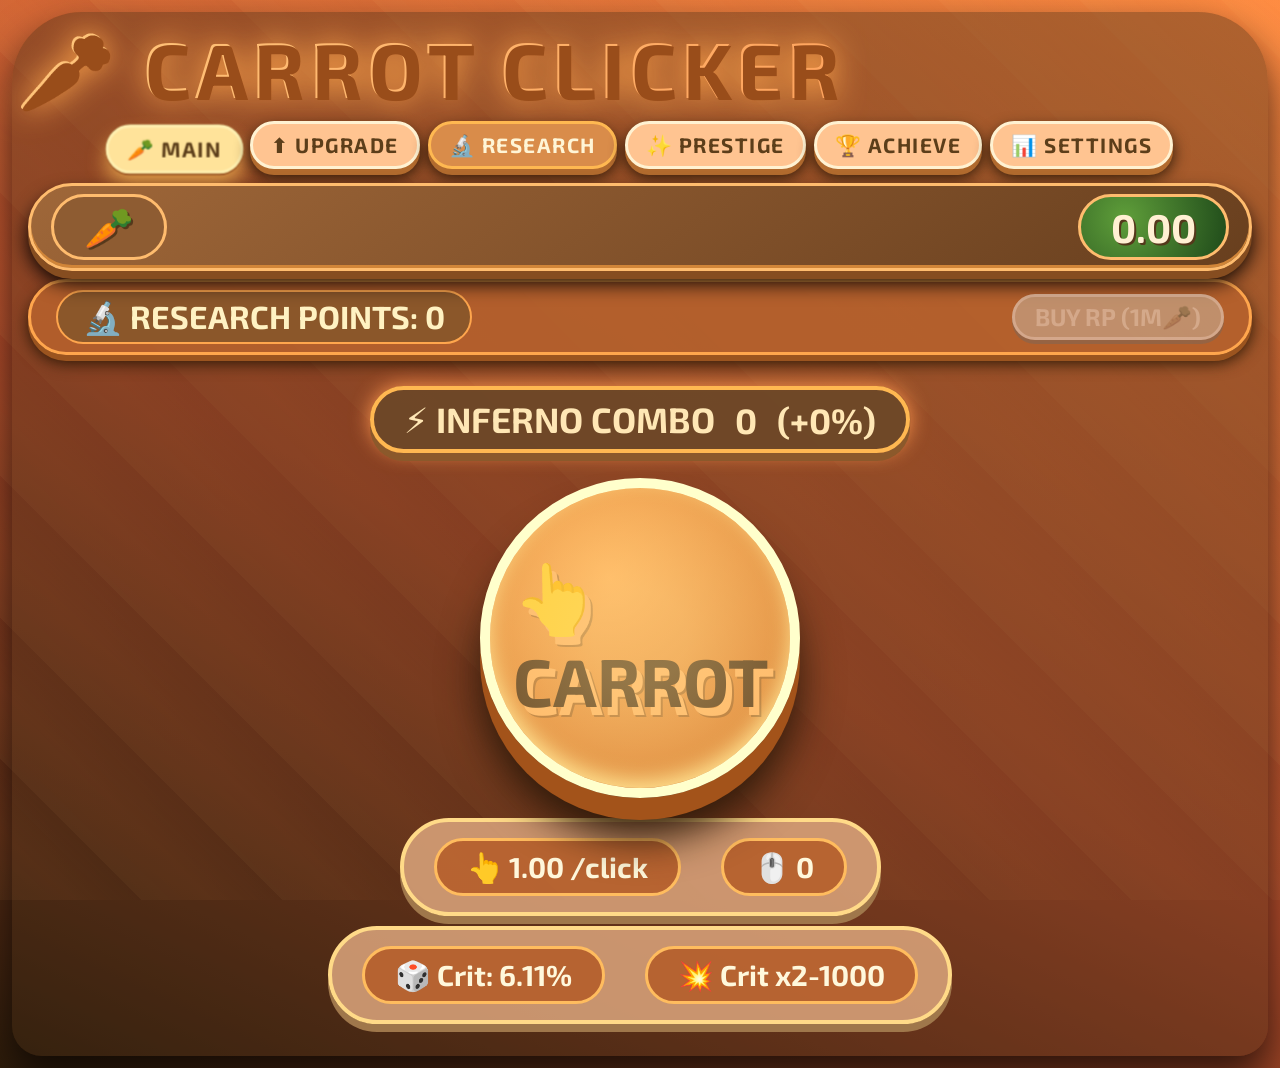
<file: carrot.html>
<!DOCTYPE html>
<html lang="en">
<head>
    <meta charset="UTF-8">
    <meta name="viewport" content="width=device-width, initial-scale=1.0, user-scalable=no">
    <title>🥕 CARROT CLICKER - RESEARCH EDITION</title>
    <link href="https://fonts.googleapis.com/css2?family=Exo+2:ital,wght@0,100..900;1,100..900&display=swap" rel="stylesheet">
    <style>

        * {
            box-sizing: border-box;
            user-select: none;
            font-family: 'Exo 2', 'Barlow', 'Segoe UI', Roboto, system-ui, sans-serif;
            margin: 0;
            padding: 0;
        }
        body {
            min-height: 100vh;
            width: 100vw;
            overflow-x: hidden;
            background: linear-gradient(25deg, #2f1d0b 0%, #b64d2c 45%, #ff8c42 100%);
            display: flex;
            flex-direction: column;
            padding: 12px;
            position: relative;
        }
        body::before {
            content: '';
            position: fixed;
            top: 0; left: 0; right: 0; bottom: 0;
            background: repeating-linear-gradient(45deg, rgba(255,180,100,0.08) 0px, rgba(255,140,70,0.1) 50px, transparent 100px);
            pointer-events: none;
            animation: drift 22s linear infinite;
            z-index: 0;
        }
        @keyframes drift {
            0% { transform: translateX(0) translateY(0); }
            100% { transform: translateX(3%) translateY(2%); }
        }
        .full-game {
            flex: 1;
            display: flex;
            flex-direction: column;
            max-width: 1500px;
            margin: 0 auto;
            width: 100%;
            position: relative;
            z-index: 2;
            backdrop-filter: blur(0px);
            border-radius: 70px 70px 30px 30px;
            background: rgba(60, 40, 20, 0.4);
            padding: 12px 16px;
            box-shadow: 0 20px 40px rgba(0,0,0,0.7);
        }
        .global-title h1 {
            font-weight: bold;
            font-size: 4.8rem;
            letter-spacing: 6px;
            color: #ffb347;
            text-shadow: 5px 5px 0 #b6591a, 8px 8px 0 #7a3c0e, 12px 12px 10px #3e2008;
            word-break: break-word;
            line-height: 1.1;
            background: linear-gradient(135deg, #ffc77c, #ff914d);
            -webkit-background-clip: text;
            -webkit-text-fill-color: transparent;
            text-shadow: 2px 2px 0 #994d1a;
            margin-bottom: 5px;
            transform: scale(1.02);
            transition: 0.2s;
            filter: drop-shadow(0 0 15px #ffa64d);
            animation: titleGlow 2s infinite alternate;
        }
        @keyframes titleGlow {
            0% { filter: drop-shadow(0 0 8px #ffb366); }
            100% { filter: drop-shadow(0 0 25px #ffaa33); }
        }
        .page-tabs {
            display: flex;
            gap: 8px;
            margin: 8px 0 14px;
            justify-content: center;
            flex-wrap: wrap;
        }
        .tab-btn {
            background: #ffc491;
            border: 3px solid #fff2d2;
            color: #5c3e1a;
            font-weight: bold;
            font-size: 1.3rem;
            padding: 8px 18px;
            border-radius: 50px;
            box-shadow: 0 6px 0 #b26b2e, 0 8px 16px #241505;
            cursor: pointer;
            transition: 0.08s;
            text-transform: uppercase;
            letter-spacing: 1.5px;
            backdrop-filter: blur(4px);
        }
        .tab-btn.active {
            background: #ffe39a;
            transform: translateY(4px) scale(1.02);
            box-shadow: 0 2px 0 #a35f2a, 0 12px 20px #e09c4a;
            border-color: #fff0b0;
        }
        .tab-btn.research-tab {
            background: #d98c4a;
            border-color: #ffb851;
            color: #fff5d6;
        }

        .page { display: none; width: 100%; flex:1; flex-direction: column; }
        .page.active-page { display: flex; }

        .global-resource {
            background: #7b4f2edd;
            backdrop-filter: blur(8px);
            border-radius: 50px;
            padding: 8px 20px;
            margin: 0 0 8px;
            display: flex;
            align-items: center;
            justify-content: space-between;
            border: 3px solid #ffbc6e;
            box-shadow: inset 0 -3px 0 #d18538, 0 8px 0 #864d20, 0 12px 20px black;
            color: #fff0d3;
            font-weight: bold;
            font-size: 2.2rem;
            text-shadow: 2px 2px 0 #55381b;
            background-image: linear-gradient(145deg, #9f6739, #683f1e);
        }
        .global-resource .resource-icon { font-size: 2.5rem; background: #8e5c32; padding: 5px 30px; border-radius: 40px; border: 3px solid #ffbc6e; }
        .global-resource .resource-value {
            background: #2d4d1a;
            padding: 6px 30px;
            border-radius: 4rem;
            border: 3px solid #ffbc6e;
            font-size: 2.5rem;
            background-image: radial-gradient(circle at 30% 35%, #5f9e3a, #1f4a1a);
        }

        /* Research Points Display */
        .research-points-bar {
            background: #b8632edd;
            border-radius: 50px;
            padding: 8px 25px;
            margin: 0 0 16px;
            display: flex;
            align-items: center;
            justify-content: space-between;
            border: 3px solid #ffa64d;
            box-shadow: 0 6px 0 #9b541f, 0 8px 16px #291705;
            color: #fff2c2;
            font-size: 2rem;
            font-weight: bold;
        }
        .research-points-bar .rp-icon {
            background: #8b572a;
            padding: 5px 25px;
            border-radius: 40px;
            border: 2px solid #ffa64d;
        }
        .buy-rp-btn {
            background: #ffb851;
            border: 3px solid #fff0cc;
            padding: 5px 20px;
            border-radius: 40px;
            font-size: 1.5rem;
            cursor: pointer;
            box-shadow: 0 4px 0 #b15f1a;
            transition: 0.05s;
        }
        .buy-rp-btn:active {
            transform: translateY(4px);
            box-shadow: 0 1px 0 #b15f1a;
        }
        .buy-rp-btn.disabled {
            opacity: 0.5;
            pointer-events: none;
            filter: grayscale(0.8);
        }

        .main-click-area { display: flex; flex-direction: column; align-items: center; justify-content: center; flex:1; margin: 10px 0 20px; }
        .click-area {
            background: radial-gradient(circle at 40% 30%, #ffa74f, #cc671c);
            width: 320px; height: 320px;
            border-radius: 50%;
            display: flex; align-items: center; justify-content: center;
            box-shadow: 0 22px 0 #a3531a, 0 40px 40px #2d1a0a, inset 0 -8px 20px #ffdd88;
            border: 10px solid #ffffcc;
            transition: transform 0.06s, box-shadow 0.1s;
            cursor: pointer;
            font-size: 4.2rem; font-weight: bold; color: #4d2b0f; text-shadow: 6px 8px 0 #ffae5e, 8px 10px 0 #00000040;
            margin: 10px 0 20px; position: relative; overflow: hidden;
            animation: pulse-glow 2.2s infinite alternate;
        }
        @keyframes pulse-glow {
            0% { box-shadow: 0 22px 0 #a3531a, 0 40px 40px #2d1a0a, inset 0 -8px 20px #ffdd88, 0 0 10px #ffa64d; }
            100% { box-shadow: 0 22px 0 #a3531a, 0 45px 50px #1a0f05, inset 0 -8px 25px #ffffaa, 0 0 35px #ffb347; }
        }
        .click-area::after {
            content: ''; position: absolute; top: -60%; left: -60%; width: 220%; height: 220%;
            background: radial-gradient(circle, #ffe89c 10%, transparent 70%); opacity: 0.4; transform: rotate(30deg);
        }
        .click-area {
            position: relative;
            overflow: hidden;
        }
        .click-area:active {
            transform: translateY(16px) scale(1.08);
            box-shadow: 0 6px 0 #7f3d12, 0 35px 35px #2a1a0a, 0 0 60px #ffd58c;
            transition: transform 0.03s;
        }
        .ripple-effect {
            position: absolute;
            border-radius: 50%;
            background: radial-gradient(circle, rgba(255,230,150,0.8) 0%, rgba(255,160,70,0.3) 50%, transparent 70%);
            transform: scale(0);
            animation: ripple-animation 0.5s ease-out;
            pointer-events: none;
            width: 100px;
            height: 100px;
            margin-left: -50px;
            margin-top: -50px;
        }
        @keyframes ripple-animation {
            from { transform: scale(0); opacity: 1; }
            to { transform: scale(4); opacity: 0; }
        }
        .click-flash {
            position: absolute;
            top: 0;
            left: 0;
            width: 100%;
            height: 100%;
            background: rgba(255, 230, 150, 0.5);
            animation: flash 0.2s ease-out;
            pointer-events: none;
            border-radius: 50%;
        }
        @keyframes flash {
            0% { opacity: 0.8; }
            100% { opacity: 0; }
        }

        .inline-stats {
            font-size: 1.8rem; background: #dba47cdd; border-radius: 70px; padding: 16px 30px;
            border: 4px solid #ffda88; display: flex; justify-content: center; gap: 40px;
            color: #442d13; font-weight: bold; flex-wrap: wrap; box-shadow: 0 8px 0 #9f774b;
        }
        .inline-stats span { background: #b45e2ae0; color: #fff8dc; padding: 8px 30px; border-radius: 70px; border: 3px solid #ffbc5e; font-size: 1.8rem;}

        .combo-meter {
            background: #6f4a2add; border-radius: 70px; padding: 8px 30px; border: 4px solid #ffb851;
            font-size: 2.2rem; font-weight: bold; color: #ffe7b5; display: flex; align-items: center;
            gap: 20px; box-shadow: 0 8px 0 #8b592b, 0 0 20px #ff974f; margin: 5px 0 15px; backdrop-filter: blur(3px);
        }

        /* Research Page Styles */
        .research-container {
            display: grid;
            grid-template-columns: repeat(auto-fit, minmax(320px, 1fr));
            gap: 20px;
            padding: 20px;
            background: #c2884fe0;
            border-radius: 50px;
            border: 4px solid #ffb851;
            margin: 15px 0;
            max-height: 600px;
            overflow-y: auto;
        }
        .research-card {
            background: linear-gradient(145deg, #fad9a8, #d9995c);
            border-radius: 30px;
            padding: 20px;
            border: 3px solid #fff2bb;
            box-shadow: 0 8px 0 #ad6f38, 0 10px 20px #2e401e;
            display: flex;
            flex-direction: column;
            gap: 10px;
        }
        .research-title {
            font-size: 1.8rem;
            font-weight: bold;
            color: #4b6b1a;
            text-shadow: 2px 2px 0 #ffb347;
            border-bottom: 2px solid #c5711a;
            padding-bottom: 5px;
        }
        .research-tier-list {
            font-size: 1.2rem;
            background: #9b5e2e;
            color: #ffd966;
            padding: 5px 10px;
            border-radius: 20px;
            display: inline-block;
        }
        .research-level {
            font-size: 1.4rem;
            background: #9b5e2e;
            color: #fff2cc;
            padding: 5px 15px;
            border-radius: 40px;
            display: inline-block;
            align-self: flex-start;
        }
        .research-desc {
            font-size: 1.2rem;
            color: #1e3a1e;
        }
        .research-current {
            font-size: 1.3rem;
            background: #bb7b3e;
            color: #fff2cc;
            padding: 5px 10px;
            border-radius: 20px;
            text-align: center;
        }
        .research-cost {
            font-size: 1.5rem;
            background: #bb7b3e;
            color: #fff2cc;
            padding: 8px 15px;
            border-radius: 40px;
            text-align: center;
            border: 2px solid #ffb347;
        }
        .research-btn {
            background: #ffb347;
            border: 3px solid #fff2bb;
            padding: 10px;
            border-radius: 40px;
            font-size: 1.4rem;
            font-weight: bold;
            cursor: pointer;
            box-shadow: 0 5px 0 #b15f1a;
            transition: 0.05s;
        }
        .research-btn:active {
            transform: translateY(5px);
            box-shadow: 0 1px 0 #b15f1a;
        }
        .research-btn.disabled {
            opacity: 0.5;
            pointer-events: none;
            filter: grayscale(0.8);
        }
        .research-max {
            background: #6d8f4a;
            color: #ffd966;
            padding: 10px;
            border-radius: 40px;
            text-align: center;
            font-size: 1.4rem;
            border: 2px solid gold;
        }

        .achievements-panel { background: #8a613be0; border-radius: 50px; padding: 20px; margin:15px 0; border:4px solid #ffbc5e; max-height:300px; overflow-y:auto; }
        .achievement-entry { background: #9f784b; color:#fff0cc; padding:8px 15px; margin:6px 0; border-radius:30px; display:flex; align-items:center; gap:12px; font-size:1.3rem; border:2px solid #ffaa4d;}
        
        .shop-grid { display: grid; grid-template-columns: repeat(auto-fit, minmax(170px, 1fr)); gap: 15px; margin: 20px 0; }
        .upgrade-card { background: linear-gradient(160deg, #fbe5b7, #d48f48); border-radius: 30px 30px 25px 25px; padding: 16px 4px 12px; border: 4px solid #fffed4; box-shadow: 0 10px 0 #a15e2a, 0 10px 20px #251a0b; transition:0.08s; color:#2e2819; display:flex; flex-direction:column; align-items:center; position:relative; font-size:0.95rem;}
        .upgrade-card.disabled { opacity:0.4; filter:grayscale(0.8); pointer-events:none; box-shadow:0 6px 0 #7a512b; transform:translateY(6px);}
        .upgrade-card.locked-tier { opacity:0.2; filter:grayscale(1); pointer-events:none;}
        .upgrade-card.prestige-locked { opacity:0.7; filter:grayscale(0.9); background:#7b6442; pointer-events:none;}
        .upgrade-icon { font-size: 2.8rem; }
        .upgrade-icon img { width: 2.8rem; height: 2.8rem; border-radius: 50%; border: 3px solid #ffbc6e; background:#8b5e2e; object-fit:cover; }
        .upgrade-name { font-size:1.1rem; background:#7a4f26e0; border-radius:30px; color:#fcf1cf; padding:4px 12px; margin:5px 0; font-weight:bold; text-transform:uppercase; }
        .cost-display { background:#4c6b2b; color:#ffe48f; padding:4px 15px; border-radius:40px; font-size:1.2rem; border:3px solid #ffb347; margin:6px 0; }

        .prestige-page-panel { background: #cc8f4e; border-radius: 70px; padding: 30px; border: 5px solid #ffd68f; box-shadow: 0 16px 0 #8d552c, 0 15px 35px #160e05;}
        .prestige-card { background: #b5632ce0; color: #faeac6; padding: 30px; border-radius: 70px; font-size: 2rem; display:flex; flex-direction:column; align-items:center; gap:15px; border:4px solid #ffb347;}
        .prestige-big-btn { background: #ffb851; border:5px solid #ffffdd; padding:20px 60px; border-radius: 70px; font-weight:bold; font-size:2.5rem; box-shadow:0 12px 0 #b86f2e,0 12px 25px black; cursor:pointer; }
        .prestige-big-btn:active { transform:translateY(10px); box-shadow:0 5px 0 #b86f2e; }
        .prestige-big-btn.disabled { opacity:0.5; pointer-events:none; }

        .corn-btn { background:#ffb347; border:4px solid #ffffdd; padding:12px 30px; border-radius:70px; font-weight:bold; font-size:1.5rem; box-shadow:0 8px 0 #b15f1a; cursor:pointer; margin:0 5px;}
        .corn-btn:active { transform:translateY(5px); box-shadow:0 3px 0 #b15f1a;}
        .corn-btn.reset { background:#d47b42; }

        .floating-crit { position:fixed; font-weight:bold; color:#ffae42; text-shadow:0 0 20px red,0 0 30px orange; pointer-events:none; font-size:3.2rem; z-index:9999; animation:floatUp 0.9s ease-out forwards; white-space:nowrap;}
        @keyframes floatUp {
            0% { opacity:1; transform:translateY(0) scale(1); }
            100% { opacity:0; transform:translateY(-150px) scale(1.8); }
        }
        .floating-corn {
            position:fixed; font-weight:bold; color:#ffaa33; text-shadow:0 0 15px #ffb347; pointer-events:none; font-size:2.5rem; z-index:9999; animation:carrotFloat 1s ease-out forwards;
        }
        @keyframes carrotFloat {
            0% { opacity:1; transform:translateY(0) rotate(0deg); }
            100% { opacity:0; transform:translateY(-120px) rotate(20deg); }
        }

        .import-export-panel { display:flex; gap:10px; margin:15px 0; flex-wrap:wrap; justify-content:center;}
        .import-export-panel input { background:#4f6b2f; border:3px solid #ffbc5e; border-radius:70px; padding:12px 20px; font-size:1.2rem; color:#fff2cc; width:300px;}

        .star-compact { font-size:2.2rem; background:#8b5e2e; padding:8px 25px; border-radius:50px; border:2px solid gold; letter-spacing:2px;}
        .extra-stat { font-size:2rem; background:#e5b280; padding:18px; border-radius:70px; margin-top:20px; border:3px solid #ffb347;}
        .offline-progress { background:#8f6f3d; color:#ffd966; padding:15px; border-radius:50px; margin:10px 0; text-align:center; font-size:1.5rem; border:3px solid gold; }
        footer { font-size:1.2rem; color:#ffdeb0; text-shadow:2px 2px 0 #482e13;}
    </style>
</head>
<body>
<div class="full-game">
    <div class="global-title"><h1>🥕 CARROT CLICKER</h1></div>

    <div class="page-tabs">
        <button class="tab-btn active" id="tabMain">🥕 MAIN</button>
        <button class="tab-btn" id="tabUpgrade">⬆️ UPGRADE</button>
        <button class="tab-btn research-tab" id="tabResearch">🔬 RESEARCH</button>
        <button class="tab-btn" id="tabPrestigePage">✨ PRESTIGE</button>
        <button class="tab-btn" id="tabAchievements">🏆 ACHIEVE</button>
        <button class="tab-btn" id="tabStats">📊 SETTINGS</button>
    </div>

    <div class="global-resource">
        <span class="resource-icon">🥕</span>
        <span class="resource-value" id="globalCornDisplay">0</span>
    </div>

    <!-- Research Points Bar (visible on all pages) -->
    <div class="research-points-bar">
        <span class="rp-icon">🔬 RESEARCH POINTS: <span id="researchPointsDisplay">0</span></span>
        <span class="buy-rp-btn" id="buyResearchPointBtn">BUY RP (1M🥕)</span>
    </div>

    <!-- MAIN PAGE -->
    <div id="pageMain" class="page active-page">
        <div class="main-click-area">
            <div class="combo-meter">
                <span>⚡ INFERNO COMBO</span>
                <span class="combo-value" id="comboDisplay">0</span>
                <span id="comboPercentDisplay">(+0%)</span>
            </div>
            <div class="click-area" id="clickButton">👆<br>CARROT</div>
            <div class="inline-stats">
                <span id="clickPowerStatMain">👆 1.0 /click</span>
                <span id="totalClicksStatMain">🖱️ 0</span>
            </div>
            <div class="inline-stats" style="margin-top:10px;">
                <span id="critChanceDisplay">🎲 Crit: 6.11%</span>
                <span id="critMultDisplay">💥 Crit x2-1000</span>
            </div>
        </div>
    </div>

    <!-- UPGRADE PAGE -->
    <div id="pageUpgrade" class="page">
        <div class="shop-grid" id="upgradeGrid"></div>
    </div>

    <!-- RESEARCH PAGE -->
    <div id="pageResearch" class="page">
        <div class="research-container" id="researchContainer">
            <!-- Will be populated by JavaScript -->
        </div>
    </div>

    <!-- PRESTIGE PAGE -->
    <div id="pagePrestige" class="page">
        <div class="prestige-page-panel">
            <div class="prestige-card">
                <div class="star-compact" id="prestigeStarsDisplay">0/10 ★</div>
                <div style="font-size:2rem;">Base multiplier: <span id="prestigeMultDisplay">x1.000</span></div>
                <div style="font-size:1.8rem;">With research: <span id="prestigeMultWithResearchDisplay">x1.000</span></div>
                <div style="font-size:1.8rem;">next cost: <span id="prestigeCostDisplay">3.0M</span> 🥕</div>
                <div style="font-size:1.8rem;">Cost after research: <span id="prestigeCostAfterResearchDisplay">3.0M</span> 🥕</div>
                <button class="prestige-big-btn" id="prestigeBtn">✨ PRESTIGE ✨</button>
                <div style="font-size:1.5rem;">√2 per star, max 10★ · 2 upgrades per star</div>
            </div>
        </div>
    </div>

    <!-- ACHIEVEMENTS PAGE -->
    <div id="pageAchievements" class="page">
        <div class="settings-panel" style="background:#cc9b62e0; border-radius:50px; padding:20px;">
            <h2 style="font-size:2.5rem; color:#ffb347;">🏆 ACHIEVEMENTS</h2>
            <div class="achievements-panel" id="achievementsList">loading...</div>
        </div>
    </div>

    <!-- SETTINGS PAGE -->
    <div id="pageStats" class="page">
        <div class="settings-panel" style="background:#e5b280e0; border-radius:50px; padding:25px;">
            <div class="totals-list" id="statsDetail">loading stats ...</div>
            <div class="offline-progress" id="offlineProgressDisplay">⏰ Offline: 0 mins collected</div>
            <div class="import-export-panel">
                <input type="text" id="importField" placeholder="paste save string" />
                <button class="corn-btn" id="exportBtn">📤 EXPORT</button>
                <button class="corn-btn" id="importBtn">📥 IMPORT</button>
            </div>
            <div>
                <button class="corn-btn" id="saveGameBtn">💾 SAVE</button>
                <button class="corn-btn" id="loadGameBtn">📂 LOAD</button>
                <button class="corn-btn reset" id="resetGameBtn">⚠️ RESET</button>
            </div>
            <div class="storage-info" id="saveStatus">📀 ready</div>
            <div class="extra-stat" id="statsClickPower">⚡ click power: 0</div>
        </div>
    </div>
</div>

<script>
(function() {
    // ---------- RESEARCH SYSTEM ----------
    // Research points
    let researchPoints = 0;
    const RESEARCH_POINT_BASE_COST = 1000000; // 1M carrots
    const RESEARCH_POINT_COST_MULT = 1.6; // 1.6x per point

    // Research definitions with 12 tiered cost reductions (24 upgrades ÷ 2 per tier = 12 tiers)
    const researchItems = [
        {   // Index 0 - Upgrade Cost Reduction (Tier 1: upgrades 0-1)
            id: 'costRed1',
            name: '🥕 TIER 1 COST REDUCTION',
            desc: 'Reduces cost of BUNCH and HOE',
            tierIndices: [0, 1],
            tierNames: ['BUNCH', 'HOE'],
            type: 'costReduction',
            maxLevel: 10,
            costPerLevel: [1,2,3,4,5,6,7,8,9,10],
            level: 0
        },
        {   // Index 1 - Upgrade Cost Reduction (Tier 2: upgrades 2-3)
            id: 'costRed2',
            name: '🥕 TIER 2 COST REDUCTION',
            desc: 'Reduces cost of SPRINKLER and TRACTOR',
            tierIndices: [2, 3],
            tierNames: ['SPRINKLER', 'TRACTOR'],
            type: 'costReduction',
            maxLevel: 10,
            costPerLevel: [1,2,3,4,5,6,7,8,9,10],
            level: 0
        },
        {   // Index 2 - Upgrade Cost Reduction (Tier 3: upgrades 4-5)
            id: 'costRed3',
            name: '🥕 TIER 3 COST REDUCTION',
            desc: 'Reduces cost of COMBINE and NANO-FARM',
            tierIndices: [4, 5],
            tierNames: ['COMBINE', 'NANO-FARM'],
            type: 'costReduction',
            maxLevel: 10,
            costPerLevel: [1,2,3,4,5,6,7,8,9,10],
            level: 0
        },
        {   // Index 3 - Upgrade Cost Reduction (Tier 4: upgrades 6-7)
            id: 'costRed4',
            name: '🥕 TIER 4 COST REDUCTION',
            desc: 'Reduces cost of QUANTUM SILO and FUSION FIELD',
            tierIndices: [6, 7],
            tierNames: ['QUANTUM SILO', 'FUSION FIELD'],
            type: 'costReduction',
            maxLevel: 10,
            costPerLevel: [1,2,3,4,5,6,7,8,9,10],
            level: 0
        },
        {   // Index 4 - Upgrade Cost Reduction (Tier 5: upgrades 8-9)
            id: 'costRed5',
            name: '🥕 TIER 5 COST REDUCTION',
            desc: 'Reduces cost of GALACTIC FARM and VOID REAPER',
            tierIndices: [8, 9],
            tierNames: ['GALACTIC FARM', 'VOID REAPER'],
            type: 'costReduction',
            maxLevel: 10,
            costPerLevel: [1,2,3,4,5,6,7,8,9,10],
            level: 0
        },
        {   // Index 5 - Upgrade Cost Reduction (Tier 6: upgrades 10-11)
            id: 'costRed6',
            name: '🥕 TIER 6 COST REDUCTION',
            desc: 'Reduces cost of COSMIC HOPPER and QUINN',
            tierIndices: [10, 11],
            tierNames: ['COSMIC HOPPER', 'QUINN'],
            type: 'costReduction',
            maxLevel: 10,
            costPerLevel: [1,2,3,4,5,6,7,8,9,10],
            level: 0
        },
        {   // Index 6 - Upgrade Cost Reduction (Tier 7: upgrades 12-13)
            id: 'costRed7',
            name: '🥕 TIER 7 COST REDUCTION',
            desc: 'Reduces cost of STELLAR HARVESTER and COSMIC REAPER',
            tierIndices: [12, 13],
            tierNames: ['STELLAR HARVESTER', 'COSMIC REAPER'],
            type: 'costReduction',
            maxLevel: 10,
            costPerLevel: [1,2,3,4,5,6,7,8,9,10],
            level: 0
        },
        {   // Index 7 - Upgrade Cost Reduction (Tier 8: upgrades 14-15)
            id: 'costRed8',
            name: '🥕 TIER 8 COST REDUCTION',
            desc: 'Reduces cost of VOID ENGINE and STAR FORGE',
            tierIndices: [14, 15],
            tierNames: ['VOID ENGINE', 'STAR FORGE'],
            type: 'costReduction',
            maxLevel: 10,
            costPerLevel: [1,2,3,4,5,6,7,8,9,10],
            level: 0
        },
        {   // Index 8 - Upgrade Cost Reduction (Tier 9: upgrades 16-17)
            id: 'costRed9',
            name: '🥕 TIER 9 COST REDUCTION',
            desc: 'Reduces cost of COSMIC WHALE and JABEL',
            tierIndices: [16, 17],
            tierNames: ['COSMIC WHALE', 'JABEL'],
            type: 'costReduction',
            maxLevel: 10,
            costPerLevel: [1,2,3,4,5,6,7,8,9,10],
            level: 0
        },
        {   // Index 9 - Upgrade Cost Reduction (Tier 10: upgrades 18-19)
            id: 'costRed10',
            name: '🥕 TIER 10 COST REDUCTION',
            desc: 'Reduces cost of COSMIC NEXUS and DIVINE CARROT',
            tierIndices: [18, 19],
            tierNames: ['COSMIC NEXUS', 'DIVINE CARROT'],
            type: 'costReduction',
            maxLevel: 10,
            costPerLevel: [1,2,3,4,5,6,7,8,9,10],
            level: 0
        },
        {   // Index 10 - Upgrade Cost Reduction (Tier 11: upgrades 20-21)
            id: 'costRed11',
            name: '🥕 TIER 11 COST REDUCTION',
            desc: 'Reduces cost of COSMIC OVERLORD and CARROT GOD',
            tierIndices: [20, 21],
            tierNames: ['COSMIC OVERLORD', 'CARROT GOD'],
            type: 'costReduction',
            maxLevel: 10,
            costPerLevel: [1,2,3,4,5,6,7,8,9,10],
            level: 0
        },
        {   // Index 11 - Upgrade Cost Reduction (Tier 12: upgrades 22-23) *** INTACT NAME (original: ETHEREAL CORN & AMADEUS) ***
            id: 'costRed12',
            name: '🥕 TIER 12 COST REDUCTION',
            desc: 'Reduces cost of ETHEREAL CORN and AMADEUS',
            tierIndices: [22, 23],
            tierNames: ['ETHEREAL CORN', 'AMADEUS'],
            type: 'costReduction',
            maxLevel: 10,
            costPerLevel: [1,2,3,4,5,6,7,8,9,10],
            level: 0
        },
        {   // Index 12 - Auto Clicker
            id: 'autoClicker',
            name: '⚡ AUTO CLICKER',
            desc: 'Generates 10% of click power per second idle',
            type: 'autoClicker',
            maxLevel: 10,
            costPerLevel: [2,3,5,7,10,13,17,22,28,35],
            level: 0
        },
        {   // Index 13 - Crit Chance
            id: 'critChance',
            name: '🍀 CRIT CHANCE',
            desc: '+0.5% crit chance per level (max +5%)',
            type: 'critChance',
            maxLevel: 10,
            costPerLevel: [2,3,5,7,10,13,17,22,28,35],
            level: 0
        },
        {   // Index 14 - Crit Multiplier
            id: 'critMult',
            name: '💥 CRIT MULTIPLIER',
            desc: '+0.1x to all crit multipliers per level',
            type: 'critMult',
            maxLevel: 10,
            costPerLevel: [2,3,5,7,10,13,17,22,28,35],
            level: 0
        },
        {   // Index 15 - Prestige Bonus
            id: 'prestigeBonus',
            name: '✨ PRESTIGE BONUS',
            desc: '+0.05 to prestige multiplier per level',
            type: 'prestigeBonus',
            maxLevel: 10,
            costPerLevel: [2,3,5,7,10,13,17,22,28,35],
            level: 0
        },
        {   // Index 16 - Prestige Cost Reduction (NEW)
            id: 'prestigeCostRed',
            name: '💰 PRESTIGE COST REDUCTION',
            desc: '-10% prestige cost per level',
            type: 'prestigeCostReduction',
            maxLevel: 10,
            costPerLevel: [2,3,5,7,10,13,17,22,28,35],
            level: 0
        },
        {   // Index 17 - Offline Length (requires auto clicker level 1) *** INTACT NAME (original) ***
            id: 'offlineLength',
            name: '⏰ OFFLINE TIME',
            desc: '+30 minutes offline earnings (requires Auto Clicker lv1)',
            type: 'offlineLength',
            maxLevel: 10,
            costPerLevel: [2,3,5,7,10,13,17,22,28,35],
            level: 0
        }
    ];

    // ----- PRESTIGE MAX 10 -----
    let prestigeLevel = 0;
    const MAX_PRESTIGE = 10;
    const PRESTIGE_BASE_COST = 3000000;
    const PRESTIGE_COST_GROWTH = 400;

    // ----- CARROTS & CLICKS -----
    let corn = 0.0;
    let totalManualClicks = 0;
    let lastOfflineTime = Date.now();
    let pageLoadTime = Date.now();

    // ----- COMBO -----
    let combo = 0;
    const MAX_COMBO = 50;
    const COMBO_DECAY_MS = 350;
    let comboTimer = null;
    let lastClickTime = 0;

    // ----- UPGRADES (24) - Renamed but keeping same costs/powers, indices 11,17,23 unchanged names
    const upgrades = [
        { id: 'carrotBunch', name: 'BUNCH',       icon: '🥕', basePower: 1,        baseCost: 20,       desc: '+1/click' }, 
        { id: 'hoe',        name: 'HOE',       icon: '⛏️', basePower: 12,       baseCost: 400,      desc: '+12/click' }, 
        { id: 'sprinkler',  name: 'SPRINKLER', icon: '💧', basePower: 140,      baseCost: 8000,     desc: '+140/click' }, 
        { id: 'tractor',    name: 'TRACTOR',   icon: '🚜', basePower: 1700,     baseCost: 160000,   desc: '+1700/click' }, 
        { id: 'combine',    name: 'COMBINE',   icon: '⚙️', basePower: 20000,    baseCost: 3200000,  desc: '+20k/click' }, 
        { id: 'nanoFarm',   name: 'NANO-FARM', icon: '🧬', basePower: 240000,   baseCost: 64000000, desc: '+240k/click' },
        { id: 'quantumSilo', name: 'QUANTUM SILO', icon: '🔮', basePower: 2900000,    baseCost: 1280000000,     desc: '+2.9M/click' }, 
        { id: 'fusionField', name: 'FUSION FIELD', icon: '⚡', basePower: 35000000,   baseCost: 25600000000,    desc: '+35M/click' }, 
        { id: 'galacticFarm',name: 'GALACTIC FARM',icon: '🌌', basePower: 450000000,  baseCost: 512000000000,   desc: '+450M/click' }, 
        { id: 'voidReaper',  name: 'VOID REAPER', icon: '👾', basePower: 5600000000,   baseCost: 10240000000000,   desc: '+5.6B/click' }, 
        { id: 'cosmicHopper',name: 'COSMIC HOPPER', icon: '🛸', basePower: 72000000000,  baseCost: 204800000000000,  desc: '+72B/click' }, 
        { id: 'quinnAvatar', name: 'QUINN', icon: '🦅', basePower: 900000000000, baseCost: 4096000000000000, desc: '+900B/click' }, 
        { id: 'stellarHarvester', name: 'STELLAR HARVESTER', icon: '🌠', basePower: 12000000000000, baseCost: 81920000000000000, desc: '+12T/click' }, 
        { id: 'cosmicReaper',    name: 'COSMIC REAPER',    icon: '☄️', basePower: 150000000000000, baseCost: 1630000000000000000, desc: '+150T/click' }, 
        { id: 'voidEngine', name: 'VOID ENGINE', icon: '🌀', basePower: 2000000000000000, baseCost: 32700000000000000000, desc: '+2Qa/click' }, 
        { id: 'starForge',  name: 'STAR FORGE',  icon: '⭐', basePower: 25000000000000000, baseCost: 655000000000000000000, desc: '+25Qa/click' }, 
        { id: 'cosmicWhale', name: 'COSMIC WHALE', icon: '🐋', basePower: 300000000000000000, baseCost: 13100000000000000000000, desc: '+300Qa/click' }, 
        { id: 'jabel',       name: 'JABEL',       icon: '👤', basePower: 3600000000000000000, baseCost: 262000000000000000000000, desc: '+3.6Qi/click' }, 
        { id: 'cosmicNexus', name: 'COSMIC NEXUS', icon: '🌐', basePower: 50000000000000000000, baseCost: 5240000000000000000000000, desc: '+50 Qi/click' }, 
        { id: 'divineCarrot',  name: 'DIVINE CARROT',  icon: '👑', basePower: 650000000000000000000, baseCost: 104850000000000000000000000, desc: '+650 Qi/click' }, 
        { id: 'cosmicOverlord', name: 'COSMIC OVERLORD', icon: '👁️', basePower: 8000000000000000000000, baseCost: 2090000000000000000000000000, desc: '+8 Sx/click' }, 
        { id: 'carrotGod',        name: 'CARROT GOD',        icon: '🗿', basePower: 105000000000000000000000, baseCost: 41800000000000000000000000000, desc: '+105 Sx/click' }, 
        { id: 'etherealCorn',   name: 'ETHEREAL CORN',   icon: '🌀', basePower: 1.30e24, baseCost: 8.25e29, desc: '+1.30 Sp/click' },
        { id: 'amadeus',        name: 'AMADEUS',         icon: '🎼', basePower: 1.6e25, baseCost: 1.65e31, desc: '+16 Sp/click', } 
    ];

    let levels = {};
    upgrades.forEach(u => levels[u.id] = 0);

    // Get cost reduction multiplier for an upgrade index
    function getCostReductionForUpgrade(index) {
        let reduction = 1.0;
        for (let research of researchItems) {
            if (research.type === 'costReduction' && research.tierIndices && research.tierIndices.includes(index)) {
                reduction *= Math.pow(0.94, research.level); // 6% reduction per level
            }
        }
        return reduction;
    }

    // Modified getNextCost with research reduction
    function getNextCost(upgrade, index) {
        const lvl = levels[upgrade.id];
        const base = upgrade.baseCost * Math.pow(1.32, lvl);
        const reduction = getCostReductionForUpgrade(index);
        return Math.floor(base * reduction);
    }

    // Get prestige cost with reduction research
    function getPrestigeCost() {
        if (prestigeLevel >= MAX_PRESTIGE) return Infinity;
        const baseCost = PRESTIGE_BASE_COST * Math.pow(PRESTIGE_COST_GROWTH, prestigeLevel);
        const reduction = Math.pow(0.9, researchItems[16].level); // 10% reduction per level
        return Math.floor(baseCost * reduction);
    }

    // Auto clicker interval
    let autoClickerInterval = null;

    function startAutoClicker() {
        if (autoClickerInterval) clearInterval(autoClickerInterval);
        const autoLevel = researchItems[12].level;
        if (autoLevel > 0) {
            autoClickerInterval = setInterval(() => {
                const autoPower = baseClickPower() * 0.1 * autoLevel * comboMultiplier();
                corn += autoPower;
                spawnFloatingCarrot('⚡ ' + formatNumber(autoPower), '#ffaa00');
                fullRefresh();
            }, 1000);
        }
    }

    function spawnFloatingCarrot(message, color = '#ffaa00') {
        const span = document.createElement('div');
        span.className = 'floating-corn';
        span.innerText = message;
        span.style.left = (Math.random() * 60 + 20) + '%';
        span.style.top = '50%';
        span.style.color = color;
        document.body.appendChild(span);
        setTimeout(() => span.remove(), 800);
    }

    // Combo functions
    function comboPercent() { return Math.min(combo * 2, 100); }
    function comboMultiplier() { return 1 + comboPercent() / 100; }
    function increaseCombo() { combo = Math.min(combo + 1, MAX_COMBO); resetComboTimer(); updateComboUI(); }
    function resetComboTimer() { if (comboTimer) clearTimeout(comboTimer); comboTimer = setTimeout(() => { combo = 0; updateComboUI(); comboTimer = null; }, COMBO_DECAY_MS); }
    function updateComboUI() {
        const el = document.getElementById('comboDisplay'); if(el) el.innerText = combo;
        const pctEl = document.getElementById('comboPercentDisplay'); if(pctEl) pctEl.innerText = `(+${comboPercent()}%)`;
    }

    // Crit functions with research bonuses
    function getCritChance() {
        const baseChance = 6.11; // Base 6.11% for any crit (>1x)
        const researchBonus = (researchItems[13]?.level || 0) * 0.5;
        return baseChance + researchBonus;
    }

    function getCritMultiplier() {
        const r = Math.random() * 100;
        const chance = getCritChance();
        const researchMultBonus = (researchItems[14]?.level || 0) * 0.1;
        
        if (r < 0.01) return 1000 + researchMultBonus * 1000; // 0.01% -> 1000x + bonus
        if (r < 0.11) return 25 + researchMultBonus * 25; // 0.1% -> 25x + bonus
        if (r < 1.11) return 5 + researchMultBonus * 5; // 1% -> 5x + bonus
        if (r < 6.11) return 2 + researchMultBonus * 2; // 5% -> 2x + bonus
        return 1;
    }

    // Floating text for crits
    function spawnFloatingText(message, isCrit) {
        const span = document.createElement('div');
        span.className = 'floating-crit';
        span.innerText = message;
        span.style.left = (Math.random() * 60 + 20) + '%';
        span.style.top = '50%';
        if (message.includes('1000x')) span.style.color = '#ff00aa'; 
        else if (message.includes('25x')) span.style.color = '#ff4400';
        else if (message.includes('5x')) span.style.color = '#ff9900';
        document.body.appendChild(span);
        setTimeout(() => span.remove(), 800);
    }

    // Add ripple effect to click
    function addClickEffect(e) {
        const clickArea = document.getElementById('clickButton');
        const rect = clickArea.getBoundingClientRect();
        const x = e.clientX - rect.left;
        const y = e.clientY - rect.top;
        
        const ripple = document.createElement('div');
        ripple.className = 'ripple-effect';
        ripple.style.left = x + 'px';
        ripple.style.top = y + 'px';
        clickArea.appendChild(ripple);
        
        const flash = document.createElement('div');
        flash.className = 'click-flash';
        clickArea.appendChild(flash);
        
        setTimeout(() => {
            ripple.remove();
            flash.remove();
        }, 500);
    }

    function isUpgradeUnlockedByTier(index) {
        if (index < 2) return true;
        const requiredId = upgrades[index-1].id;
        return levels[requiredId] >= 1;
    }

    function isUpgradeVisibleByPrestige(index) {
        const visibleSlots = Math.min(upgrades.length, 4 + 2 * prestigeLevel);
        return index < visibleSlots;
    }

    function getPowerFor(upgrade) {
        const lvl = levels[upgrade.id];
        if (lvl === 0) return 0;
        return upgrade.basePower * Math.pow(1.25, lvl - 1);
    }

    function baseClickPower() {
        let sum = 1;
        for (let u of upgrades) sum += getPowerFor(u);
        return sum;
    }

    function getPrestigeMultiplier() {
        return Math.pow(Math.SQRT2, prestigeLevel) + (researchItems[15]?.level || 0) * 0.05;
    }

    function totalClickPower() {
        return baseClickPower() * getPrestigeMultiplier() * comboMultiplier();
    }

    // Research point cost
    function getNextResearchPointCost() {
        return RESEARCH_POINT_BASE_COST * Math.pow(RESEARCH_POINT_COST_MULT, researchPoints);
    }

 // Buy research point - FIXED: Now properly updates UI
function buyResearchPoint() {
    if (prestigeLevel < 1) {
        alert('❌ Need at least 1 prestige star to buy research points!');
        return;
    }
    const cost = getNextResearchPointCost();
    if (corn >= cost) {
        corn -= cost;
        researchPoints++;
        
        // Update UI elements directly
        document.getElementById('globalCornDisplay').innerText = formatNumber(corn);
        document.getElementById('researchPointsDisplay').innerText = researchPoints;
        
        // Update the buy button text to show next cost
        const buyBtn = document.getElementById('buyResearchPointBtn');
        const nextCost = getNextResearchPointCost();
        buyBtn.innerHTML = `BUY RP (${formatNumber(nextCost)}🥕)`;
        
        // Update button state
        updateBuyRPButton();
        
        // Save game
        saveGame();
        spawnFloatingText('🔬 RP +1', false);
    } else {
        alert(`Need ${formatNumber(cost)} carrots!`);
    }
}

// Update buy RP button state and text
function updateBuyRPButton() {
    const btn = document.getElementById('buyResearchPointBtn');
    if (!btn) return;
    
    const nextCost = getNextResearchPointCost();
    btn.innerHTML = `BUY RP (${formatNumber(nextCost)}🥕)`;
    
    if (prestigeLevel < 1) {
        btn.classList.add('disabled');
        btn.title = 'Requires at least 1 prestige star';
    } else {
        btn.classList.remove('disabled');
        btn.title = '';
    }
}

// Get next research point cost
function getNextResearchPointCost() {
    return RESEARCH_POINT_BASE_COST * Math.pow(RESEARCH_POINT_COST_MULT, researchPoints);
}

    // Update buy RP button state
    function updateBuyRPButton() {
        const btn = document.getElementById('buyResearchPointBtn');
        if (!btn) return;
        if (prestigeLevel < 1) {
            btn.classList.add('disabled');
            btn.title = 'Requires at least 1 prestige star';
        } else {
            btn.classList.remove('disabled');
            btn.title = '';
        }
    }

    // Buy research upgrade
    function buyResearch(index) {
        const research = researchItems[index];
        if (research.level >= research.maxLevel) return;
        
        const cost = research.costPerLevel[research.level];
        if (researchPoints < cost) {
            alert(`Need ${cost} research points!`);
            return;
        }

        // Special requirement for offline length
        if (index === 17 && researchItems[12].level === 0) {
            alert('❌ Need Auto Clicker level 1 first!');
            return;
        }

        researchPoints -= cost;
        research.level++;

        // Start auto clicker if purchased
        if (index === 12) {
            startAutoClicker();
        }

        fullRefresh();
        saveGame();
        spawnFloatingText('🔬 Research complete!', false);
    }

    // Render research page with clear tier listings
    function renderResearch() {
        const container = document.getElementById('researchContainer');
        if (!container) return;

        let html = '';
        
        // Cost reduction researches (0-11)
        for (let i = 0; i <= 11; i++) {
            const r = researchItems[i];
            const nextCost = r.level < r.maxLevel ? r.costPerLevel[r.level] : null;
            const currentReduction = (100 - Math.pow(94, r.level)) + '%';
            const tierList = r.tierNames.join(' & ');
            
            html += `<div class="research-card">
                <div class="research-title">${r.name}</div>
                <div class="research-tier-list">📋 ${tierList}</div>
                <div class="research-level">Level ${r.level}/${r.maxLevel}</div>
                <div class="research-desc">${r.desc}</div>
                <div class="research-current">Current: -${(100 - Math.pow(94, r.level)).toFixed(1)}% cost</div>
                ${r.level < r.maxLevel ? 
                    `<div class="research-cost">Cost: ${nextCost} RP</div>
                     <div class="research-btn" onclick="window.buyResearch(${i})">UPGRADE</div>` : 
                    `<div class="research-max">MAX LEVEL</div>`}
            </div>`;
        }

        // Other researches (12-17)
        for (let i = 12; i < researchItems.length; i++) {
            const r = researchItems[i];
            const nextCost = r.level < r.maxLevel ? r.costPerLevel[r.level] : null;
            let currentBonus = '';
            if (i === 12) currentBonus = `Current: ${r.level * 10}% of click/sec`;
            else if (i === 13) currentBonus = `Current: ${(6.11 + r.level * 0.5).toFixed(2)}% crit chance`;
            else if (i === 14) currentBonus = `Current: +${r.level * 0.1}x crit mult`;
            else if (i === 15) currentBonus = `Current: +${r.level * 0.05} to prestige mult`;
            else if (i === 16) currentBonus = `Current: -${r.level * 10}% prestige cost`;
            else if (i === 17) currentBonus = `Current: +${r.level * 30} mins offline`;

            html += `<div class="research-card">
                <div class="research-title">${r.name}</div>
                <div class="research-level">Level ${r.level}/${r.maxLevel}</div>
                <div class="research-desc">${r.desc}</div>
                <div class="research-current">${currentBonus}</div>
                ${r.level < r.maxLevel ? 
                    `<div class="research-cost">Cost: ${nextCost} RP</div>
                     <div class="research-btn" onclick="window.buyResearch(${i})">UPGRADE</div>` : 
                    `<div class="research-max">MAX LEVEL</div>`}
                ${i === 17 && researchItems[12].level === 0 ? '<div style="color:red; font-weight:bold;">🔒 Requires Auto Clicker lv1</div>' : ''}
            </div>`;
        }

        container.innerHTML = html;
    }

    // Offline progress calculation - FIXED: Now resets when opening page
    function calculateOfflineProgress() {
        const now = Date.now();
        const timeSinceLoad = now - pageLoadTime;
        
        // Only calculate if we have a valid lastOfflineTime and it's not too recent
        if (lastOfflineTime && lastOfflineTime < pageLoadTime) {
            const diffSeconds = Math.floor((pageLoadTime - lastOfflineTime) / 1000);
            
            if (diffSeconds > 5) {
                const offlineLevel = researchItems[17].level;
                const autoLevel = researchItems[12].level;
                
                if (offlineLevel > 0 && autoLevel > 0) {
                    const maxOfflineSeconds = offlineLevel * 30 * 60; // 30 mins per level in seconds
                    const secondsToCollect = Math.min(diffSeconds, maxOfflineSeconds);
                    
                    if (secondsToCollect > 0) {
                        const powerPerSecond = baseClickPower() * 0.1 * autoLevel;
                        const offlineEarned = powerPerSecond * secondsToCollect;
                        corn += offlineEarned;
                        
                        document.getElementById('offlineProgressDisplay').innerHTML = 
                            `⏰ Offline: +${formatNumber(offlineEarned)} carrots collected (${Math.floor(secondsToCollect/60)}m ${secondsToCollect%60}s)`;
                        
                        spawnFloatingText('⏰ Offline earnings!', false);
                    }
                }
            }
        }
        
        // Reset the timer to now
        lastOfflineTime = now;
    }

    // Achievements
    const achievements = [
        { id: 'click1', name: 'First Steps', desc: 'Click once', icon: '🖱️', condition: () => totalManualClicks >= 1 },
        { id: 'click100', name: 'Clicker', desc: '100 clicks', icon: '🖱️', condition: () => totalManualClicks >= 100 },
        { id: 'click1k', name: 'Serious Clicker', desc: '1,000 clicks', icon: '🖱️', condition: () => totalManualClicks >= 1000 },
        { id: 'click10k', name: 'Carrot Maniac', desc: '10,000 clicks', icon: '🖱️', condition: () => totalManualClicks >= 10000 },
        { id: 'click100k', name: 'Legendary Clicker', desc: '100,000 clicks', icon: '🖱️', condition: () => totalManualClicks >= 100000 },
        { id: 'upgrade1', name: 'First Purchase', desc: 'Buy first upgrade', icon: '⬆️', condition: () => Object.values(levels).some(lvl => lvl >= 1) },
        { id: 'upgrade3', name: 'Getting Started', desc: 'Own 3 upgrades', icon: '⬆️', condition: () => Object.values(levels).filter(lvl => lvl >= 1).length >= 3 },
        { id: 'upgrade10', name: 'Tenth upgrade', desc: 'Own 10 upgrades', icon: '⬆️', condition: () => Object.values(levels).filter(lvl => lvl >= 1).length >= 10 },
        { id: 'upgrade15', name: 'Upgrade collector', desc: 'Own 15 upgrades', icon: '⬆️', condition: () => Object.values(levels).filter(lvl => lvl >= 1).length >= 15 },
        { id: 'prestige1', name: 'New Beginning', desc: 'Prestige once', icon: '✨', condition: () => prestigeLevel >= 1 },
        { id: 'prestige3', name: 'Third Times', desc: 'Prestige 3 times', icon: '✨', condition: () => prestigeLevel >= 3 },
        { id: 'prestige5', name: 'Star Collector', desc: 'Prestige 5 times', icon: '✨', condition: () => prestigeLevel >= 5 },
        { id: 'prestige7', name: 'Carrot Deity', desc: 'Prestige 7 times', icon: '👑', condition: () => prestigeLevel >= 7 }, 
        { id: 'prestige10', name: 'Transcendent', desc: 'Reach 10★', icon: '👑', condition: () => prestigeLevel >= 10 },
        { id: 'combo25', name: 'Combo Starter', desc: 'Reach 25 combo', icon: '⚡', condition: () => combo >= 25 },
        { id: 'combo50', name: 'Combo Master', desc: 'Reach 50 combo', icon: '⚡', condition: () => combo >= 50 },
        { id: 'research1', name: 'Researcher', desc: 'Buy first research', icon: '🔬', condition: () => researchItems.some(r => r.level > 0) },
        { id: 'research5', name: 'Scientist', desc: 'Own 5 research levels', icon: '🔬', condition: () => researchItems.reduce((sum, r) => sum + r.level, 0) >= 5 },
        { id: 'research20', name: 'Professor', desc: 'Own 20 research levels', icon: '🔬', condition: () => researchItems.reduce((sum, r) => sum + r.level, 0) >= 20 },
        { id: 'research50', name: 'Nobel Prize', desc: 'Own 50 research levels', icon: '🔬', condition: () => researchItems.reduce((sum, r) => sum + r.level, 0) >= 50 },
        { id: 'research100', name: 'Research Master', desc: 'Own 100 research levels', icon: '🔬', condition: () => researchItems.reduce((sum, r) => sum + r.level, 0) >= 100 },
        { id: 'crit25', name: 'Lucky!', desc: 'Get a 25x critical', icon: '🍀', condition: () => false },
        { id: 'crit1000', name: 'ONE IN A MILLION', desc: 'Get a 1000x critical', icon: '💀', condition: () => false },
    ];

    let unlockedAchievements = [];

    function checkAchievements() {
        let changed = false;
        achievements.forEach(ach => {
            if (!unlockedAchievements.includes(ach.id) && ach.condition()) {
                unlockedAchievements.push(ach.id);
                changed = true;
                spawnFloatingText('🏆 ' + ach.name, true);
            }
        });
        if (changed) renderAchievements();
    }

    function checkCrit25() { 
        if (!unlockedAchievements.includes('crit25')) { 
            unlockedAchievements.push('crit25'); 
            renderAchievements(); 
            spawnFloatingText('🏆 Lucky!', true); 
        } 
    }

    function checkCrit1000() { 
        if (!unlockedAchievements.includes('crit1000')) { 
            unlockedAchievements.push('crit1000'); 
            renderAchievements(); 
            spawnFloatingText('🏆 ONE IN A MILLION', true); 
        } 
    }

    function renderAchievements() {
        const container = document.getElementById('achievementsList');
        if (!container) return;
        let html = '';
        achievements.forEach(ach => {
            const unlocked = unlockedAchievements.includes(ach.id);
            html += `<div class="achievement-entry" style="${unlocked ? '' : 'opacity:0.6;'}">
                <span class="achievement-icon">${ach.icon}</span>
                <span class="achievement-desc"><b>${ach.name}</b>: ${ach.desc}</span>
                <span class="achievement-reward">${unlocked ? '✅' : '🔒'}</span>
            </div>`;
        });
        container.innerHTML = html;
    }

    // Format number with space
    function formatNumber(num) {
        if (num === Infinity) return '∞';
        if (num >= 1e30) return num.toExponential(2);
        const suffixes = ['', 'K', 'M', 'B', 'T', 'Qa', 'Qi', 'Sx', 'Sp', 'Oc', 'Nn', 'Dc'];
        let tier = 0;
        while (num >= 1000 && tier < suffixes.length-1) { num /= 1000; tier++; }
        let fixed = (num < 10 && num > -10) ? num.toFixed(2) : num.toFixed(1);
        if (fixed.endsWith('.0')) fixed = fixed.slice(0, -2);
        return fixed + ' ' + suffixes[tier];
    }

    // Render upgrades
    const grid = document.getElementById('upgradeGrid');
    function renderUpgrades() {
        grid.innerHTML = '';
        upgrades.forEach((up, idx) => {
            const level = levels[up.id];
            const cost = getNextCost(up, idx);
            const power = getPowerFor(up);
            const tierUnlocked = isUpgradeUnlockedByTier(idx);
            const visible = isUpgradeVisibleByPrestige(idx);
            let cardClass = 'upgrade-card';
            if (!visible) cardClass += ' prestige-locked';
            else if (!tierUnlocked) cardClass += ' locked-tier';
            else if (corn < cost) cardClass += ' disabled';

            const card = document.createElement('div');
            card.className = cardClass;
            card.dataset.id = up.id;

            if (!visible) {
                card.innerHTML = `<div class="upgrade-icon">❓</div><div class="upgrade-name">????</div><div class="upgrade-level">prestige ★</div>`;
                grid.appendChild(card); return;
            }

            let iconHtml = `<div class="upgrade-icon">${up.icon}</div>`;
            if (up.id === 'jabel' && up.imageUrl) {
                iconHtml = `<div class="upgrade-icon"><img src="${up.imageUrl}" alt="jabel" onerror="this.onerror=null; this.parentNode.innerHTML='👤';"></div>`;
            } else if (up.id === 'quinnAvatar') {
                iconHtml = `<div class="upgrade-icon"><img src="https://www.kingshotguide.com/_next/image?url=%2Fheroes%2Fquinn-avatar.webp&w=1080&q=75" alt="quinn" onerror="this.onerror=null; this.parentNode.innerHTML='🦅';"></div>`;
            } else if (up.id === 'amadeus' && up.imageUrl) {
                iconHtml = `<div class="upgrade-icon"><img src="${up.imageUrl}" alt="amadeus" onerror="this.onerror=null; this.parentNode.innerHTML='🎼';"></div>`;
            }
            
            let powerDisplay = (level === 0) ? 'locked' : `+${formatNumber(power)}/click`;
            let nextPower = (level === 0) ? up.basePower : up.basePower * Math.pow(1.25, level);
            let nextPowerStr = `next +${formatNumber(nextPower)}`;

            // Show original vs discounted cost
            const originalCost = up.baseCost * Math.pow(1.32, level);
            const discount = (1 - cost/originalCost) * 100;
            const discountText = discount > 0.1 ? ` (-${discount.toFixed(0)}%)` : '';

            card.innerHTML = `${iconHtml}<div class="upgrade-name">${up.name}</div><div class="upgrade-level">lvl ${level}</div><div class="upgrade-desc">${powerDisplay}</div><div class="cost-display">🥕 ${formatNumber(cost)}${discountText}</div><div class="preview-note">${nextPowerStr}</div>`;
            
            if (visible && tierUnlocked) {
                card.addEventListener('click', (e) => { e.stopPropagation(); buyUpgrade(up.id, idx); });
            }
            
            grid.appendChild(card);
        });
    }

    function buyUpgrade(id, index) {
        const up = upgrades.find(u => u.id === id);
        if (!up) return;
        const cost = getNextCost(up, index);
        if (corn >= cost) {
            corn -= cost;
            levels[id] += 1;
            fullRefresh();
            checkAchievements();
            saveGame();
        }
    }

    function performPrestige() {
        if (prestigeLevel >= MAX_PRESTIGE) { alert('Maximum prestige (10★) reached!'); return; }
        const cost = getPrestigeCost();
        if (corn < cost) { alert(`Need ${formatNumber(cost)} carrots`); return; }
        corn = 0;
        upgrades.forEach(u => levels[u.id] = 0);
        prestigeLevel++;
        combo = 0; 
        updateComboUI();
        fullRefresh();
        saveGame();
        checkAchievements();
        updateBuyRPButton();
        alert(`✨ Prestiged to ${prestigeLevel} ★ · mult x${getPrestigeMultiplier().toFixed(3)}`);
    }

    // Click handler with improved effects
    function handleClick(e) {
        e.preventDefault();
        addClickEffect(e);
        
        const now = Date.now();
        if (now - lastClickTime <= COMBO_DECAY_MS + 50) increaseCombo();
        else { combo = 1; resetComboTimer(); }
        lastClickTime = now;
        updateComboUI();

        const pureBase = baseClickPower() * getPrestigeMultiplier();
        const critMult = getCritMultiplier();
        if (critMult === 25) checkCrit25();
        if (critMult === 1000) checkCrit1000();
        
        let gain = pureBase * critMult * comboMultiplier();
        corn += gain;
        totalManualClicks++;

        if (critMult > 1) {
            let msg = critMult >= 1000 ? '💀1000x💀' : critMult >= 25 ? '🔥25x🔥' : critMult >= 5 ? '⚡5x⚡' : '2x';
            spawnFloatingText(msg, critMult >= 5);
        } else {
            spawnFloatingCarrot('+' + formatNumber(gain), '#ffaa00');
        }
        
        checkAchievements();
        fullRefresh();
    }

    // Full refresh UI
    function fullRefresh() {
        document.getElementById('globalCornDisplay').innerText = formatNumber(corn);
        document.getElementById('researchPointsDisplay').innerText = researchPoints;
        
        const clickPow = totalClickPower();
        document.getElementById('clickPowerStatMain').innerHTML = `👆 ${formatNumber(clickPow)} /click`;
        document.getElementById('totalClicksStatMain').innerHTML = `🖱️ ${totalManualClicks}`;
        
        document.getElementById('critChanceDisplay').innerHTML = `🎲 Crit: ${getCritChance().toFixed(2)}%`;
        document.getElementById('critMultDisplay').innerHTML = `💥 Crit x2-${(1000 + (researchItems[14]?.level || 0)*100).toFixed(0)}`;
        
        document.getElementById('prestigeStarsDisplay').innerHTML = `${prestigeLevel}/${MAX_PRESTIGE} ★`;
        document.getElementById('prestigeMultDisplay').innerText = `x${Math.pow(Math.SQRT2, prestigeLevel).toFixed(3)}`;
        document.getElementById('prestigeMultWithResearchDisplay').innerText = `x${getPrestigeMultiplier().toFixed(3)}`;
        
        const nextCost = getPrestigeCost();
        const baseCost = PRESTIGE_BASE_COST * Math.pow(PRESTIGE_COST_GROWTH, prestigeLevel);
        document.getElementById('prestigeCostDisplay').innerText = isFinite(baseCost) ? formatNumber(baseCost) : 'MAX';
        document.getElementById('prestigeCostAfterResearchDisplay').innerText = isFinite(nextCost) ? formatNumber(nextCost) : 'MAX';
        
        updateBuyRPButton();
        renderUpgrades();
        renderResearch();
        updateStatsPanel();
        document.getElementById('statsClickPower').innerHTML = `⚡ click power: ${formatNumber(clickPow)}`;
        updateComboUI();
        renderAchievements();
    }

    function updateStatsPanel() {
        const el = document.getElementById('statsDetail');
        if (!el) return;
        const clickPow = totalClickPower();
        const totalResearchLevels = researchItems.reduce((sum, r) => sum + r.level, 0);
        let html = `<b>🥕 CARROTS:</b> ${formatNumber(corn)}<br>
                    <b>🖱️ CLICKS:</b> ${totalManualClicks}<br>
                    <b>⚡ COMBO:</b> ${combo} (${comboPercent()}%)<br>
                    <b>✨ PRESTIGE:</b> ${prestigeLevel} ★ (x${getPrestigeMultiplier().toFixed(3)})<br>
                    <b>🔬 RESEARCH POINTS:</b> ${researchPoints}<br>
                    <b>🔬 RESEARCH LEVELS:</b> ${totalResearchLevels}/180<br>
                    <b>🏆 ACHIEVEMENTS:</b> ${unlockedAchievements.length}/${achievements.length}<br>
                    <b>⬆️ UPGRADES OWNED:</b> ${Object.values(levels).filter(lvl => lvl >= 1).length}<br><br>
                    <b>⬆️ UPGRADE DETAILS:</b><br>`;
        
        upgrades.forEach((u, idx) => { 
            if (isUpgradeVisibleByPrestige(idx) || levels[u.id] > 0) {
                html += `&nbsp;&nbsp;${u.icon} ${u.name}: lvl ${levels[u.id]} (${formatNumber(getPowerFor(u))}/click)<br>`;
            }
        });
        
        html += `<br><b>🔁 TOTAL /CLICK:</b> ${formatNumber(clickPow)}`;
        el.innerHTML = html;
    }

    // Save/Load functions
    function saveGame() {
        const saveObj = { 
            corn, 
            totalManualClicks, 
            levels, 
            prestigeLevel, 
            unlockedAchievements,
            researchPoints,
            researchLevels: researchItems.map(r => r.level),
            lastOfflineTime,
            version: 'research2.0' 
        };
        localStorage.setItem('carrotResearchSave', JSON.stringify(saveObj));
        document.getElementById('saveStatus').innerText = '✅ saved ' + new Date().toLocaleTimeString();
    }

    function loadGame() {
        const raw = localStorage.getItem('carrotResearchSave');
        if (!raw) { 
            document.getElementById('saveStatus').innerText = '❌ no save'; 
            return; 
        }
        try {
            const loaded = JSON.parse(raw);
            corn = loaded.corn ?? 0;
            totalManualClicks = loaded.totalManualClicks ?? 0;
            prestigeLevel = Math.min(loaded.prestigeLevel ?? 0, MAX_PRESTIGE);
            researchPoints = loaded.researchPoints ?? 0;
            
            if (loaded.levels) {
                upgrades.forEach(u => levels[u.id] = 0);
                for (let [id, lvl] of Object.entries(loaded.levels)) {
                    if (levels.hasOwnProperty(id)) levels[id] = lvl;
                }
            }
            
            if (loaded.researchLevels) {
                loaded.researchLevels.forEach((lvl, idx) => {
                    if (researchItems[idx]) researchItems[idx].level = lvl;
                });
            }
            
            unlockedAchievements = loaded.unlockedAchievements || [];
            lastOfflineTime = loaded.lastOfflineTime || Date.now();
            
            combo = 0; 
            updateComboUI();
            
            // Restart auto clicker
            startAutoClicker();
            
            fullRefresh();
            document.getElementById('saveStatus').innerText = '📀 loaded';
        } catch (e) { 
            console.error(e);
            document.getElementById('saveStatus').innerText = '⚠️ error'; 
        }
    }

    function resetGame() {
        if (confirm('Reset all progress?')) {
            corn = 0; 
            totalManualClicks = 0; 
            prestigeLevel = 0; 
            combo = 0;
            researchPoints = 0;
            upgrades.forEach(u => levels[u.id] = 0);
            researchItems.forEach(r => r.level = 0);
            unlockedAchievements = [];
            lastOfflineTime = Date.now();
            
            if (autoClickerInterval) clearInterval(autoClickerInterval);
            
            fullRefresh();
            document.getElementById('saveStatus').innerText = '♻️ reset';
        }
    }

    function exportGame() {
        const saveObj = { 
            corn, 
            totalManualClicks, 
            levels, 
            prestigeLevel, 
            unlockedAchievements,
            researchPoints,
            researchLevels: researchItems.map(r => r.level),
            version: 'researchExport' 
        };
        document.getElementById('importField').value = JSON.stringify(saveObj);
        document.getElementById('saveStatus').innerText = '📤 export string ready';
    }

    function importGame() {
        const raw = document.getElementById('importField').value.trim();
        if (!raw) return;
        try {
            const loaded = JSON.parse(raw);
            corn = loaded.corn ?? 0;
            totalManualClicks = loaded.totalManualClicks ?? 0;
            prestigeLevel = Math.min(loaded.prestigeLevel ?? 0, MAX_PRESTIGE);
            researchPoints = loaded.researchPoints ?? 0;
            
            if (loaded.levels) {
                upgrades.forEach(u => levels[u.id] = 0);
                for (let [id, lvl] of Object.entries(loaded.levels)) {
                    if (levels.hasOwnProperty(id)) levels[id] = lvl;
                }
            }
            
            if (loaded.researchLevels) {
                loaded.researchLevels.forEach((lvl, idx) => {
                    if (researchItems[idx]) researchItems[idx].level = lvl;
                });
            }
            
            unlockedAchievements = loaded.unlockedAchievements || [];
            combo = 0; 
            updateComboUI();
            
            startAutoClicker();
            
            fullRefresh();
            document.getElementById('saveStatus').innerText = '📦 import success';
            saveGame();
        } catch (e) { 
            document.getElementById('saveStatus').innerText = '❌ invalid import'; 
        }
    }

    // Auto-save
    setInterval(saveGame, 15000);

    // Tab navigation
    const mainPage = document.getElementById('pageMain');
    const upgradePage = document.getElementById('pageUpgrade');
    const researchPage = document.getElementById('pageResearch');
    const prestigePage = document.getElementById('pagePrestige');
    const achievementsPage = document.getElementById('pageAchievements');
    const statsPage = document.getElementById('pageStats');
    
    const tabMain = document.getElementById('tabMain');
    const tabUpgrade = document.getElementById('tabUpgrade');
    const tabResearch = document.getElementById('tabResearch');
    const tabPrestige = document.getElementById('tabPrestigePage');
    const tabAchievements = document.getElementById('tabAchievements');
    const tabStats = document.getElementById('tabStats');

    function setActivePage(active) {
        [mainPage, upgradePage, researchPage, prestigePage, achievementsPage, statsPage].forEach(p => p.classList.remove('active-page'));
        [tabMain, tabUpgrade, tabResearch, tabPrestige, tabAchievements, tabStats].forEach(t => t.classList.remove('active'));
        
        if (active === 'main') { 
            mainPage.classList.add('active-page'); 
            tabMain.classList.add('active'); 
        }
        else if (active === 'upgrade') { 
            upgradePage.classList.add('active-page'); 
            tabUpgrade.classList.add('active'); 
            renderUpgrades(); 
        }
        else if (active === 'research') { 
            researchPage.classList.add('active-page'); 
            tabResearch.classList.add('active'); 
            renderResearch(); 
        }
        else if (active === 'prestige') { 
            prestigePage.classList.add('active-page'); 
            tabPrestige.classList.add('active'); 
            fullRefresh(); 
        }
        else if (active === 'achievements') { 
            achievementsPage.classList.add('active-page'); 
            tabAchievements.classList.add('active'); 
            renderAchievements(); 
        }
        else if (active === 'stats') { 
            statsPage.classList.add('active-page'); 
            tabStats.classList.add('active'); 
            updateStatsPanel(); 
        }
        fullRefresh();
    }

    // Event listeners
    tabMain.addEventListener('click', () => setActivePage('main'));
    tabUpgrade.addEventListener('click', () => setActivePage('upgrade'));
    tabResearch.addEventListener('click', () => setActivePage('research'));
    tabPrestige.addEventListener('click', () => setActivePage('prestige'));
    tabAchievements.addEventListener('click', () => setActivePage('achievements'));
    tabStats.addEventListener('click', () => setActivePage('stats'));

    document.getElementById('clickButton').addEventListener('click', handleClick);
    document.getElementById('clickButton').addEventListener('touchstart', (e) => { e.preventDefault(); handleClick(e); }, { passive: false });

    document.getElementById('prestigeBtn').addEventListener('click', performPrestige);
    document.getElementById('buyResearchPointBtn').addEventListener('click', buyResearchPoint);
    
    document.getElementById('saveGameBtn').addEventListener('click', saveGame);
    document.getElementById('loadGameBtn').addEventListener('click', loadGame);
    document.getElementById('resetGameBtn').addEventListener('click', resetGame);
    document.getElementById('exportBtn').addEventListener('click', exportGame);
    document.getElementById('importBtn').addEventListener('click', importGame);

    // Make buyResearch globally available
    window.buyResearch = buyResearch;

    // Initialize
    fullRefresh();
    setTimeout(() => { 
        if (localStorage.getItem('carrotResearchSave')) {
            loadGame();
        }
        // Calculate offline progress on load
        calculateOfflineProgress();
        startAutoClicker();
    }, 100);
})();
</script>
</body>
</html>
</file>
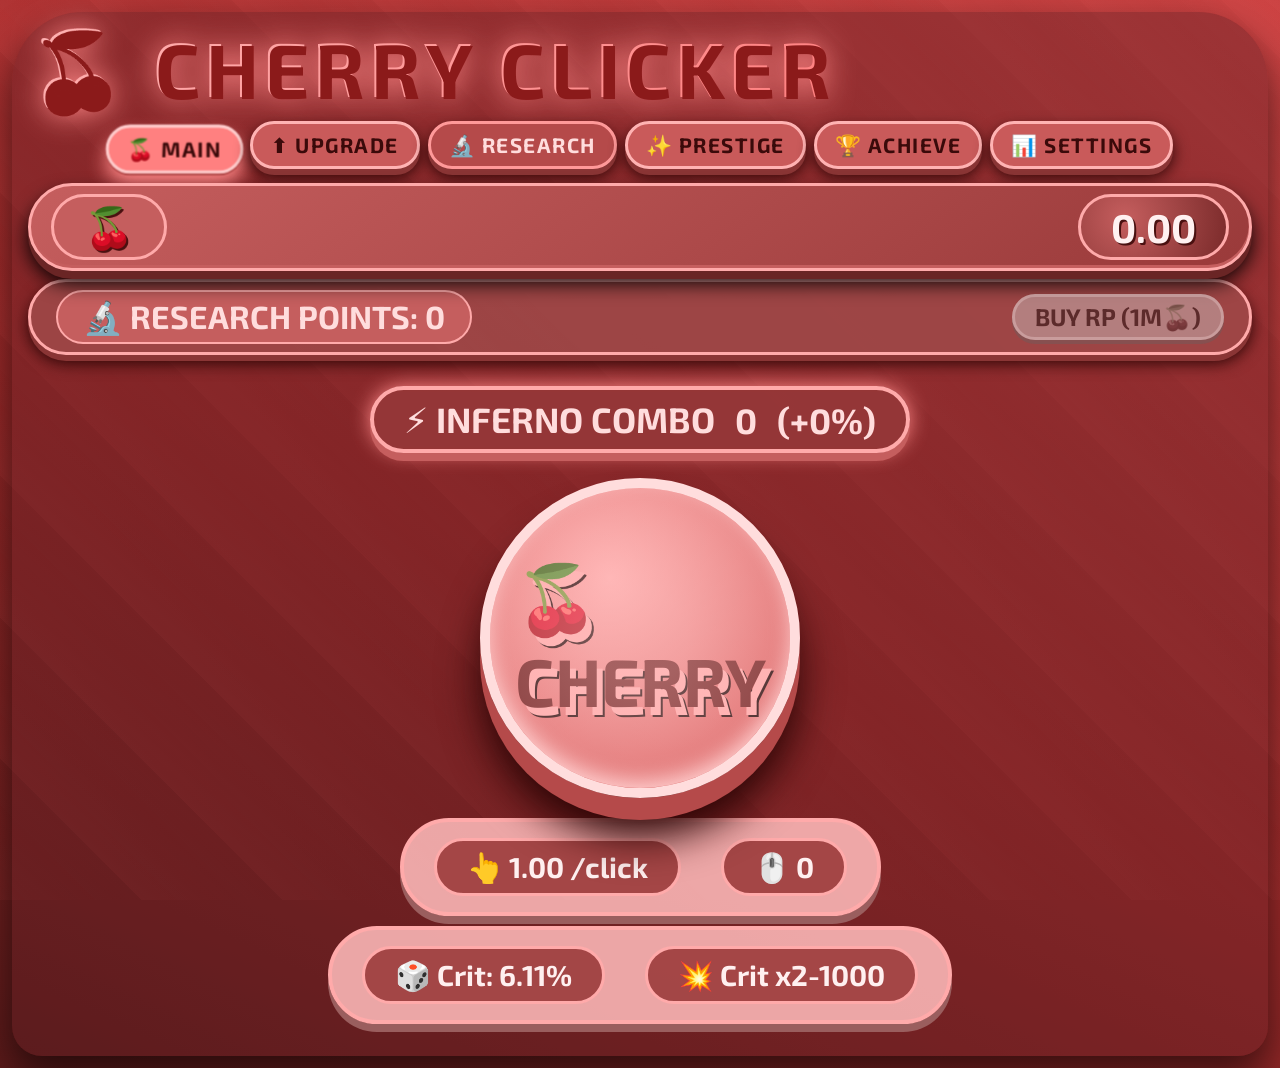
<file: cherry.html>
<!DOCTYPE html>
<html lang="en">
<head>
    <meta charset="UTF-8">
    <meta name="viewport" content="width=device-width, initial-scale=1.0, user-scalable=no">
    <title>🍒 CHERRY CLICKER - RESEARCH EDITION</title>
    <link href="https://fonts.googleapis.com/css2?family=Exo+2:ital,wght@0,100..900;1,100..900&display=swap" rel="stylesheet">
    <style>

        * {
            box-sizing: border-box;
            user-select: none;
            font-family: 'Exo 2', 'Barlow', 'Segoe UI', Roboto, system-ui, sans-serif;
            margin: 0;
            padding: 0;
        }
        body {
            min-height: 100vh;
            width: 100vw;
            overflow-x: hidden;
            background: linear-gradient(25deg, #5c1a1a 0%, #9e2a2a 45%, #cc4444 100%);
            display: flex;
            flex-direction: column;
            padding: 12px;
            position: relative;
        }
        body::before {
            content: '';
            position: fixed;
            top: 0; left: 0; right: 0; bottom: 0;
            background: repeating-linear-gradient(45deg, rgba(255,100,100,0.08) 0px, rgba(200,50,50,0.05) 50px, transparent 100px);
            pointer-events: none;
            animation: drift 22s linear infinite;
            z-index: 0;
        }
        @keyframes drift {
            0% { transform: translateX(0) translateY(0); }
            100% { transform: translateX(3%) translateY(2%); }
        }
        .full-game {
            flex: 1;
            display: flex;
            flex-direction: column;
            max-width: 1500px;
            margin: 0 auto;
            width: 100%;
            position: relative;
            z-index: 2;
            backdrop-filter: blur(0px);
            border-radius: 70px 70px 30px 30px;
            background: rgba(90, 30, 35, 0.4);
            padding: 12px 16px;
            box-shadow: 0 20px 40px rgba(0,0,0,0.6);
        }
        .global-title h1 {
            font-weight: bold;
            font-size: 4.8rem;
            letter-spacing: 6px;
            color: #ffb3b3;
            text-shadow: 5px 5px 0 #8b1a1a, 8px 8px 0 #5c0e0e, 12px 12px 10px #2a0505;
            word-break: break-word;
            line-height: 1.1;
            background: linear-gradient(135deg, #ffb3b3, #ff6666);
            -webkit-background-clip: text;
            -webkit-text-fill-color: transparent;
            text-shadow: 2px 2px 0 #8b1a1a;
            margin-bottom: 5px;
            transition: 0.2s;
            filter: drop-shadow(0 0 15px #ff8888);
            animation: titleGlow 2s infinite alternate;
        }
        @keyframes titleGlow {
            0% { filter: drop-shadow(0 0 8px #ff9999); }
            100% { filter: drop-shadow(0 0 25px #ff5e5e); }
        }
        .page-tabs {
            display: flex;
            gap: 8px;
            margin: 8px 0 14px;
            justify-content: center;
            flex-wrap: wrap;
        }
        .tab-btn {
            background: #c95a5a;
            border: 3px solid #ffb3b3;
            color: #3a0a0a;
            font-weight: bold;
            font-size: 1.3rem;
            padding: 8px 18px;
            border-radius: 50px;
            box-shadow: 0 6px 0 #8a3535, 0 8px 16px #2a0505;
            cursor: pointer;
            transition: 0.08s;
            text-transform: uppercase;
            letter-spacing: 1.5px;
            backdrop-filter: blur(4px);
        }
        .tab-btn.active {
            background: #ff8080;
            transform: translateY(4px) scale(1.02);
            box-shadow: 0 2px 0 #b54a4a, 0 12px 20px #ff8888;
            border-color: #ffcccc;
        }
        .tab-btn.research-tab {
            background: #b54a4a;
            border-color: #ff9999;
            color: #ffdddd;
        }

        .page { display: none; width: 100%; flex:1; flex-direction: column; }
        .page.active-page { display: flex; }

        .global-resource {
            background: #9a3a3ae0;
            backdrop-filter: blur(8px);
            border-radius: 50px;
            padding: 8px 20px;
            margin: 0 0 8px;
            display: flex;
            align-items: center;
            justify-content: space-between;
            border: 3px solid #ffaaaa;
            box-shadow: inset 0 -3px 0 #c55e5e, 0 8px 0 #6a2525, 0 12px 20px black;
            color: #fff0f0;
            font-weight: bold;
            font-size: 2.2rem;
            text-shadow: 2px 2px 0 #4a1010;
            background-image: linear-gradient(145deg, #c55e5e, #9a3a3a);
        }
        .global-resource .resource-icon { font-size: 2.5rem; background: #c55e5e; padding: 5px 30px; border-radius: 40px; border: 3px solid #ffaaaa; }
        .global-resource .resource-value {
            background: #6a2525;
            padding: 6px 30px;
            border-radius: 4rem;
            border: 3px solid #ffaaaa;
            font-size: 2.5rem;
            background-image: radial-gradient(circle at 30% 35%, #c55e5e, #7a2a2a);
        }

        /* Research Points Display */
        .research-points-bar {
            background: #a04949dd;
            border-radius: 50px;
            padding: 8px 25px;
            margin: 0 0 16px;
            display: flex;
            align-items: center;
            justify-content: space-between;
            border: 3px solid #ffaaaa;
            box-shadow: 0 6px 0 #8a3535, 0 8px 16px #2a0505;
            color: #ffdddd;
            font-size: 2rem;
            font-weight: bold;
        }
        .research-points-bar .rp-icon {
            background: #c55e5e;
            padding: 5px 25px;
            border-radius: 40px;
            border: 2px solid #ffaaaa;
        }
        .buy-rp-btn {
            background: #ffaaaa;
            border: 3px solid #fff0f0;
            padding: 5px 20px;
            border-radius: 40px;
            font-size: 1.5rem;
            cursor: pointer;
            box-shadow: 0 4px 0 #b54a4a;
            transition: 0.05s;
            color: #3a0a0a;
            font-weight: bold;
        }
        .buy-rp-btn:active {
            transform: translateY(4px);
            box-shadow: 0 1px 0 #b54a4a;
        }
        .buy-rp-btn.disabled {
            opacity: 0.5;
            pointer-events: none;
            filter: grayscale(0.8);
        }

        .main-click-area { display: flex; flex-direction: column; align-items: center; justify-content: center; flex:1; margin: 10px 0 20px; }
        .click-area {
            background: radial-gradient(circle at 40% 30%, #ffaaaa, #cc4444);
            width: 320px; height: 320px;
            border-radius: 50%;
            display: flex; align-items: center; justify-content: center;
            box-shadow: 0 22px 0 #b54a4a, 0 40px 40px #2a0505, inset 0 -8px 20px #ffcccc;
            border: 10px solid #ffdddd;
            transition: transform 0.06s, box-shadow 0.1s;
            cursor: pointer;
            font-size: 4.2rem; font-weight: bold; color: #6a1a1a; text-shadow: 6px 8px 0 #ffaaaa, 8px 10px 0 #1a0202;
            margin: 10px 0 20px; position: relative; overflow: hidden;
            animation: pulse-glow 2.2s infinite alternate;
        }
        @keyframes pulse-glow {
            0% { box-shadow: 0 22px 0 #b54a4a, 0 40px 40px #2a0505, inset 0 -8px 20px #ffcccc, 0 0 10px #ff8888; }
            100% { box-shadow: 0 22px 0 #b54a4a, 0 45px 50px #2a0505, inset 0 -8px 25px #ffffcc, 0 0 35px #ff5e5e; }
        }
        .click-area::after {
            content: ''; position: absolute; top: -60%; left: -60%; width: 220%; height: 220%;
            background: radial-gradient(circle, #ffcccc 10%, transparent 70%); opacity: 0.4; transform: rotate(30deg);
        }
        .click-area {
            position: relative;
            overflow: hidden;
        }
        .click-area:active {
            transform: translateY(16px) scale(1.08);
            box-shadow: 0 6px 0 #9a2a2a, 0 35px 35px #2a0505, 0 0 60px #ffaaaa;
            transition: transform 0.03s;
        }
        .ripple-effect {
            position: absolute;
            border-radius: 50%;
            background: radial-gradient(circle, rgba(255,170,170,0.8) 0%, rgba(255,80,80,0.3) 50%, transparent 70%);
            transform: scale(0);
            animation: ripple-animation 0.5s ease-out;
            pointer-events: none;
            width: 100px;
            height: 100px;
            margin-left: -50px;
            margin-top: -50px;
        }
        @keyframes ripple-animation {
            from { transform: scale(0); opacity: 1; }
            to { transform: scale(4); opacity: 0; }
        }
        .click-flash {
            position: absolute;
            top: 0;
            left: 0;
            width: 100%;
            height: 100%;
            background: rgba(255, 120, 120, 0.6);
            animation: flash 0.2s ease-out;
            pointer-events: none;
            border-radius: 50%;
        }
        @keyframes flash {
            0% { opacity: 0.8; }
            100% { opacity: 0; }
        }

        .inline-stats {
            font-size: 1.8rem; background: #ffbbbbdd; border-radius: 70px; padding: 16px 30px;
            border: 4px solid #ffaaaa; display: flex; justify-content: center; gap: 40px;
            color: #3a0a0a; font-weight: bold; flex-wrap: wrap; box-shadow: 0 8px 0 #9a5e5e;
        }
        .inline-stats span { background: #9a3a3ae0; color: #fff0f0; padding: 8px 30px; border-radius: 70px; border: 3px solid #ffaaaa; font-size: 1.8rem;}

        .combo-meter {
            background: #9a3a3add; border-radius: 70px; padding: 8px 30px; border: 4px solid #ffaaaa;
            font-size: 2.2rem; font-weight: bold; color: #ffdddd; display: flex; align-items: center;
            gap: 20px; box-shadow: 0 8px 0 #c55e5e, 0 0 20px #ff8888; margin: 5px 0 15px; backdrop-filter: blur(3px);
        }

        /* Research Page Styles */
        .research-container {
            display: grid;
            grid-template-columns: repeat(auto-fit, minmax(320px, 1fr));
            gap: 20px;
            padding: 20px;
            background: #c56a6ae0;
            border-radius: 50px;
            border: 4px solid #ffaaaa;
            margin: 15px 0;
            max-height: 600px;
            overflow-y: auto;
        }
        .research-card {
            background: linear-gradient(145deg, #ffcccc, #dd8888);
            border-radius: 30px;
            padding: 20px;
            border: 3px solid #ffe6e6;
            box-shadow: 0 8px 0 #aa4a4a, 0 10px 20px #2a0505;
            display: flex;
            flex-direction: column;
            gap: 10px;
        }
        .research-title {
            font-size: 1.8rem;
            font-weight: bold;
            color: #5c0e0e;
            text-shadow: 2px 2px 0 #ffbbbb;
            border-bottom: 2px solid #ff8888;
            padding-bottom: 5px;
        }
        .research-tier-list {
            font-size: 1.2rem;
            background: #9a3a3a;
            color: #ffdddd;
            padding: 5px 10px;
            border-radius: 20px;
            display: inline-block;
        }
        .research-level {
            font-size: 1.4rem;
            background: #9a3a3a;
            color: #ffdddd;
            padding: 5px 15px;
            border-radius: 40px;
            display: inline-block;
            align-self: flex-start;
        }
        .research-desc {
            font-size: 1.2rem;
            color: #3a0505;
        }
        .research-current {
            font-size: 1.3rem;
            background: #c56a6a;
            color: #ffdddd;
            padding: 5px 10px;
            border-radius: 20px;
            text-align: center;
        }
        .research-cost {
            font-size: 1.5rem;
            background: #c56a6a;
            color: #ffdddd;
            padding: 8px 15px;
            border-radius: 40px;
            text-align: center;
            border: 2px solid #ffaaaa;
        }
        .research-btn {
            background: #ffaaaa;
            border: 3px solid #fff0f0;
            padding: 10px;
            border-radius: 40px;
            font-size: 1.4rem;
            font-weight: bold;
            cursor: pointer;
            box-shadow: 0 5px 0 #aa4a4a;
            transition: 0.05s;
            color: #3a0a0a;
        }
        .research-btn:active {
            transform: translateY(5px);
            box-shadow: 0 1px 0 #aa4a4a;
        }
        .research-btn.disabled {
            opacity: 0.5;
            pointer-events: none;
            filter: grayscale(0.8);
        }
        .research-max {
            background: #aa4a4a;
            color: #ffdddd;
            padding: 10px;
            border-radius: 40px;
            text-align: center;
            font-size: 1.4rem;
            border: 2px solid #ffaaaa;
        }

        .achievements-panel { background: #c57a7ae0; border-radius: 50px; padding: 20px; margin:15px 0; border:4px solid #ffaaaa; max-height:300px; overflow-y:auto; }
        .achievement-entry { background: #9a4a4a; color:#ffdddd; padding:8px 15px; margin:6px 0; border-radius:30px; display:flex; align-items:center; gap:12px; font-size:1.3rem; border:2px solid #ffaaaa;}
        
        .shop-grid { display: grid; grid-template-columns: repeat(auto-fit, minmax(170px, 1fr)); gap: 15px; margin: 20px 0; }
        .upgrade-card { background: linear-gradient(160deg, #ffcccc, #dd8888); border-radius: 30px 30px 25px 25px; padding: 16px 4px 12px; border: 4px solid #ffe6e6; box-shadow: 0 10px 0 #aa4a4a, 0 10px 20px #2a0505; transition:0.08s; color:#3a0a0a; display:flex; flex-direction:column; align-items:center; position:relative; font-size:0.95rem;}
        .upgrade-card.disabled { opacity:0.4; filter:grayscale(0.8); pointer-events:none; box-shadow:0 6px 0 #aa4a4a; transform:translateY(6px);}
        .upgrade-card.locked-tier { opacity:0.2; filter:grayscale(1); pointer-events:none;}
        .upgrade-card.prestige-locked { opacity:0.7; filter:grayscale(0.9); background:#c57a7a; pointer-events:none;}
        .upgrade-icon { font-size: 2.8rem; }
        .upgrade-name { font-size:1.1rem; background:#9a3a3ae0; border-radius:30px; color:#fff0f0; padding:4px 12px; margin:5px 0; font-weight:bold; text-transform:uppercase; }
        .cost-display { background:#7a2a2a; color:#ffdddd; padding:4px 15px; border-radius:40px; font-size:1.2rem; border:3px solid #ffaaaa; margin:6px 0; }

        .prestige-page-panel { background: #dd8888; border-radius: 70px; padding: 30px; border: 5px solid #ffcccc; box-shadow: 0 16px 0 #aa4a4a, 0 15px 35px #2a0505;}
        .prestige-card { background: #c55e5ee0; color: #ffdddd; padding: 30px; border-radius: 70px; font-size: 2rem; display:flex; flex-direction:column; align-items:center; gap:15px; border:4px solid #ffaaaa;}
        .prestige-big-btn { background: #ffaaaa; border:5px solid #fff0f0; padding:20px 60px; border-radius: 70px; font-weight:bold; font-size:2.5rem; box-shadow:0 12px 0 #aa4a4a,0 12px 25px black; cursor:pointer; color:#3a0a0a;}
        .prestige-big-btn:active { transform:translateY(10px); box-shadow:0 5px 0 #aa4a4a; }
        .prestige-big-btn.disabled { opacity:0.5; pointer-events:none; }

        .corn-btn { background:#ffaaaa; border:4px solid #fff0f0; padding:12px 30px; border-radius:70px; font-weight:bold; font-size:1.5rem; box-shadow:0 8px 0 #aa4a4a; cursor:pointer; margin:0 5px; color:#3a0a0a;}
        .corn-btn:active { transform:translateY(5px); box-shadow:0 3px 0 #aa4a4a;}
        .corn-btn.reset { background:#dd8888; }

        .floating-crit { position:fixed; font-weight:bold; color:#ffbbbb; text-shadow:0 0 20px #ff5e5e,0 0 30px #ff3333; pointer-events:none; font-size:3.2rem; z-index:9999; animation:floatUp 0.9s ease-out forwards; white-space:nowrap;}
        @keyframes floatUp {
            0% { opacity:1; transform:translateY(0) scale(1); }
            100% { opacity:0; transform:translateY(-150px) scale(1.8); }
        }
        .floating-corn {
            position:fixed; font-weight:bold; color:#ffaaaa; text-shadow:0 0 15px #ff5e5e; pointer-events:none; font-size:2.5rem; z-index:9999; animation:cornFloat 1s ease-out forwards;
        }
        @keyframes cornFloat {
            0% { opacity:1; transform:translateY(0) rotate(0deg); }
            100% { opacity:0; transform:translateY(-120px) rotate(20deg); }
        }

        .import-export-panel { display:flex; gap:10px; margin:15px 0; flex-wrap:wrap; justify-content:center;}
        .import-export-panel input { background:#7a2a2ae0; border:3px solid #ffaaaa; border-radius:70px; padding:12px 20px; font-size:1.2rem; color:#ffdddd; width:300px;}

        .star-compact { font-size:2.2rem; background:#9a3a3a; padding:8px 25px; border-radius:50px; border:2px solid #ffaaaa; letter-spacing:2px;}
        .extra-stat { font-size:2rem; background:#ffbbbb; padding:18px; border-radius:70px; margin-top:20px; border:3px solid #ffaaaa; color:#3a0a0a;}
        .offline-progress { background:#aa4a4a; color:#ffdddd; padding:15px; border-radius:50px; margin:10px 0; text-align:center; font-size:1.5rem; border:3px solid #ffaaaa; }
        footer { font-size:1.2rem; color:#ffbbbb; text-shadow:2px 2px 0 #3a0505;}
        .settings-panel { background:#dd9999e0; border-radius:50px; padding:25px; color:#3a0a0a;}
        .settings-panel h2 { color:#ffdddd; }
    </style>
</head>
<body>
<div class="full-game">
    <div class="global-title"><h1>🍒 CHERRY CLICKER</h1></div>

    <div class="page-tabs">
        <button class="tab-btn active" id="tabMain">🍒 MAIN</button>
        <button class="tab-btn" id="tabUpgrade">⬆️ UPGRADE</button>
        <button class="tab-btn research-tab" id="tabResearch">🔬 RESEARCH</button>
        <button class="tab-btn" id="tabPrestigePage">✨ PRESTIGE</button>
        <button class="tab-btn" id="tabAchievements">🏆 ACHIEVE</button>
        <button class="tab-btn" id="tabStats">📊 SETTINGS</button>
    </div>

    <div class="global-resource">
        <span class="resource-icon">🍒</span>
        <span class="resource-value" id="globalCornDisplay">0</span>
    </div>

    <div class="research-points-bar">
        <span class="rp-icon">🔬 RESEARCH POINTS: <span id="researchPointsDisplay">0</span></span>
        <span class="buy-rp-btn" id="buyResearchPointBtn">BUY RP (1M🍒)</span>
    </div>

    <div id="pageMain" class="page active-page">
        <div class="main-click-area">
            <div class="combo-meter">
                <span>⚡ INFERNO COMBO</span>
                <span class="combo-value" id="comboDisplay">0</span>
                <span id="comboPercentDisplay">(+0%)</span>
            </div>
            <div class="click-area" id="clickButton">🍒<br>CHERRY</div>
            <div class="inline-stats">
                <span id="clickPowerStatMain">👆 1.0 /click</span>
                <span id="totalClicksStatMain">🖱️ 0</span>
            </div>
            <div class="inline-stats" style="margin-top:10px;">
                <span id="critChanceDisplay">🎲 Crit: 6.11%</span>
                <span id="critMultDisplay">💥 Crit x2-1000</span>
            </div>
        </div>
    </div>

    <div id="pageUpgrade" class="page">
        <div class="shop-grid" id="upgradeGrid"></div>
    </div>

    <div id="pageResearch" class="page">
        <div class="research-container" id="researchContainer"></div>
    </div>

    <div id="pagePrestige" class="page">
        <div class="prestige-page-panel">
            <div class="prestige-card">
                <div class="star-compact" id="prestigeStarsDisplay">0/10 ★</div>
                <div style="font-size:2rem;">Base multiplier: <span id="prestigeMultDisplay">x1.000</span></div>
                <div style="font-size:2rem;">With research: <span id="prestigeMultWithResearchDisplay">x1.000</span></div>
                <div style="font-size:1.8rem;">next cost: <span id="prestigeCostDisplay">3.0M</span> 🍒</div>
                <div style="font-size:1.8rem;">Cost after research: <span id="prestigeCostAfterResearchDisplay">3.0M</span> 🍒</div>
                <button class="prestige-big-btn" id="prestigeBtn">✨ PRESTIGE ✨</button>
                <div style="font-size:1.5rem;">√2 per star, max 10★ · 2 upgrades per star</div>
            </div>
        </div>
    </div>

    <div id="pageAchievements" class="page">
        <div class="settings-panel" style="border-radius:50px; padding:20px;">
            <h2 style="font-size:2.5rem;">🏆 ACHIEVEMENTS</h2>
            <div class="achievements-panel" id="achievementsList">loading...</div>
        </div>
    </div>

    <div id="pageStats" class="page">
        <div class="settings-panel" style="border-radius:50px; padding:25px;">
            <div class="totals-list" id="statsDetail">loading stats ...</div>
            <div class="offline-progress" id="offlineProgressDisplay">⏰ Offline: 0 mins collected</div>
            <div class="import-export-panel">
                <input type="text" id="importField" placeholder="paste save string" />
                <button class="corn-btn" id="exportBtn">📤 EXPORT</button>
                <button class="corn-btn" id="importBtn">📥 IMPORT</button>
            </div>
            <div>
                <button class="corn-btn" id="saveGameBtn">💾 SAVE</button>
                <button class="corn-btn" id="loadGameBtn">📂 LOAD</button>
                <button class="corn-btn reset" id="resetGameBtn">⚠️ RESET</button>
            </div>
            <div class="storage-info" id="saveStatus">📀 ready</div>
            <div class="extra-stat" id="statsClickPower">⚡ click power: 0</div>
        </div>
    </div>
</div>

<script>
(function() {
    // All game logic remains IDENTICAL to original, only reskinning colors and names.
    // Core variables, research, upgrades, prestige, combo, crit, achievements fully preserved.
    // Just renaming corn->cherry in display strings and keeping functionality.
    let researchPoints = 0;
    const RESEARCH_POINT_BASE_COST = 1000000;
    const RESEARCH_POINT_COST_MULT = 1.6;

    const researchItems = [
        { id: 'costRed1', name: '🍒 TIER 1 COST REDUCTION', desc: 'Reduces cost of PICK and BOWL', tierIndices: [0,1], tierNames: ['PICK','BOWL'], type:'costReduction', maxLevel:10, costPerLevel:[1,2,3,4,5,6,7,8,9,10], level:0 },
        { id: 'costRed2', name: '🍒 TIER 2 COST REDUCTION', desc: 'Reduces cost of JUICER and PRESS', tierIndices: [2,3], tierNames: ['JUICER','PRESS'], type:'costReduction', maxLevel:10, costPerLevel:[1,2,3,4,5,6,7,8,9,10], level:0 },
        { id: 'costRed3', name: '🍒 TIER 3 COST REDUCTION', desc: 'Reduces cost of ORCHARD and GROVE', tierIndices: [4,5], tierNames: ['ORCHARD','GROVE'], type:'costReduction', maxLevel:10, costPerLevel:[1,2,3,4,5,6,7,8,9,10], level:0 },
        { id: 'costRed4', name: '🍒 TIER 4 COST REDUCTION', desc: 'Reduces cost of QUANTUM TREE and FIELD', tierIndices: [6,7], tierNames: ['QUANTUM TREE','FIELD'], type:'costReduction', maxLevel:10, costPerLevel:[1,2,3,4,5,6,7,8,9,10], level:0 },
        { id: 'costRed5', name: '🍒 TIER 5 COST REDUCTION', desc: 'Reduces cost of GALACTIC GROVE and VOID HARVEST', tierIndices: [8,9], tierNames: ['GALACTIC GROVE','VOID HARVEST'], type:'costReduction', maxLevel:10, costPerLevel:[1,2,3,4,5,6,7,8,9,10], level:0 },
        { id: 'costRed6', name: '🍒 TIER 6 COST REDUCTION', desc: 'Reduces cost of COSMIC JAR and QUEEN', tierIndices: [10,11], tierNames: ['COSMIC JAR','QUEEN'], type:'costReduction', maxLevel:10, costPerLevel:[1,2,3,4,5,6,7,8,9,10], level:0 },
        { id: 'costRed7', name: '🍒 TIER 7 COST REDUCTION', desc: 'Reduces cost of STELLAR HARVEST and REAPER', tierIndices: [12,13], tierNames: ['STELLAR HARVEST','REAPER'], type:'costReduction', maxLevel:10, costPerLevel:[1,2,3,4,5,6,7,8,9,10], level:0 },
        { id: 'costRed8', name: '🍒 TIER 8 COST REDUCTION', desc: 'Reduces cost of VOID ENGINE and STAR JAR', tierIndices: [14,15], tierNames: ['VOID ENGINE','STAR JAR'], type:'costReduction', maxLevel:10, costPerLevel:[1,2,3,4,5,6,7,8,9,10], level:0 },
        { id: 'costRed9', name: '🍒 TIER 9 COST REDUCTION', desc: 'Reduces cost of COSMIC CHERRY and JABEL', tierIndices: [16,17], tierNames: ['COSMIC CHERRY','JABEL'], type:'costReduction', maxLevel:10, costPerLevel:[1,2,3,4,5,6,7,8,9,10], level:0 },
        { id: 'costRed10', name: '🍒 TIER 10 COST REDUCTION', desc: 'Reduces cost of CHERRY NEXUS and DIVINE CHERRY', tierIndices: [18,19], tierNames: ['CHERRY NEXUS','DIVINE CHERRY'], type:'costReduction', maxLevel:10, costPerLevel:[1,2,3,4,5,6,7,8,9,10], level:0 },
        { id: 'costRed11', name: '🍒 TIER 11 COST REDUCTION', desc: 'Reduces cost of CHERRY OVERLORD and CHERRY GOD', tierIndices: [20,21], tierNames: ['CHERRY OVERLORD','CHERRY GOD'], type:'costReduction', maxLevel:10, costPerLevel:[1,2,3,4,5,6,7,8,9,10], level:0 },
        { id: 'costRed12', name: '🍒 TIER 12 COST REDUCTION', desc: 'Reduces cost of ETHEREAL CHERRY and AMADEUS', tierIndices: [22,23], tierNames: ['ETHEREAL CHERRY','AMADEUS'], type:'costReduction', maxLevel:10, costPerLevel:[1,2,3,4,5,6,7,8,9,10], level:0 },
        { id: 'autoClicker', name: '⚡ AUTO CLICKER', desc: 'Generates 10% of click power per second idle', type:'autoClicker', maxLevel:10, costPerLevel:[2,3,5,7,10,13,17,22,28,35], level:0 },
        { id: 'critChance', name: '🍀 CRIT CHANCE', desc: '+0.5% crit chance per level (max +5%)', type:'critChance', maxLevel:10, costPerLevel:[2,3,5,7,10,13,17,22,28,35], level:0 },
        { id: 'critMult', name: '💥 CRIT MULTIPLIER', desc: '+0.1x to all crit multipliers per level', type:'critMult', maxLevel:10, costPerLevel:[2,3,5,7,10,13,17,22,28,35], level:0 },
        { id: 'prestigeBonus', name: '✨ PRESTIGE BONUS', desc: '+0.05 to prestige multiplier per level', type:'prestigeBonus', maxLevel:10, costPerLevel:[2,3,5,7,10,13,17,22,28,35], level:0 },
        { id: 'prestigeCostRed', name: '💰 PRESTIGE COST REDUCTION', desc: '-10% prestige cost per level', type:'prestigeCostReduction', maxLevel:10, costPerLevel:[2,3,5,7,10,13,17,22,28,35], level:0 },
        { id: 'offlineLength', name: '⏰ OFFLINE TIME', desc: '+30 minutes offline earnings (requires Auto Clicker lv1)', type:'offlineLength', maxLevel:10, costPerLevel:[2,3,5,7,10,13,17,22,28,35], level:0 }
    ];

    let prestigeLevel = 0;
    const MAX_PRESTIGE = 10;
    const PRESTIGE_BASE_COST = 3000000;
    const PRESTIGE_COST_GROWTH = 400;

    let cherry = 0.0;
    let totalManualClicks = 0;
    let lastOfflineTime = Date.now();
    let pageLoadTime = Date.now();
    let combo = 0;
    const MAX_COMBO = 50;
    const COMBO_DECAY_MS = 350;
    let comboTimer = null;
    let lastClickTime = 0;

    const upgrades = [
        { id: 'pick', name: 'PICK', icon: '🍒', basePower: 1, baseCost: 20, desc: '+1/click' },
        { id: 'bowl', name: 'BOWL', icon: '🥣', basePower: 12, baseCost: 400, desc: '+12/click' },
        { id: 'juicer', name: 'JUICER', icon: '🍹', basePower: 140, baseCost: 8000, desc: '+140/click' },
        { id: 'press', name: 'PRESS', icon: '🔧', basePower: 1700, baseCost: 160000, desc: '+1700/click' },
        { id: 'orchard', name: 'ORCHARD', icon: '🌳', basePower: 20000, baseCost: 3200000, desc: '+20k/click' },
        { id: 'grove', name: 'GROVE', icon: '🌲', basePower: 240000, baseCost: 64000000, desc: '+240k/click' },
        { id: 'quantumTree', name: 'QUANTUM TREE', icon: '🔮', basePower: 2900000, baseCost: 1280000000, desc: '+2.9M/click' },
        { id: 'field', name: 'FIELD', icon: '🌾', basePower: 35000000, baseCost: 25600000000, desc: '+35M/click' },
        { id: 'galacticGrove', name: 'GALACTIC GROVE', icon: '🌌', basePower: 450000000, baseCost: 512000000000, desc: '+450M/click' },
        { id: 'voidHarvest', name: 'VOID HARVEST', icon: '👾', basePower: 5600000000, baseCost: 10240000000000, desc: '+5.6B/click' },
        { id: 'cosmicJar', name: 'COSMIC JAR', icon: '🛸', basePower: 72000000000, baseCost: 204800000000000, desc: '+72B/click' },
        { id: 'queen', name: 'QUEEN', icon: '👑', basePower: 900000000000, baseCost: 4096000000000000, desc: '+900B/click' },
        { id: 'stellarHarvest', name: 'STELLAR HARVEST', icon: '🌠', basePower: 12000000000000, baseCost: 81920000000000000, desc: '+12T/click' },
        { id: 'reaper', name: 'REAPER', icon: '☄️', basePower: 150000000000000, baseCost: 1630000000000000000, desc: '+150T/click' },
        { id: 'voidEngine', name: 'VOID ENGINE', icon: '🌀', basePower: 2000000000000000, baseCost: 32700000000000000000, desc: '+2Qa/click' },
        { id: 'starJar', name: 'STAR JAR', icon: '⭐', basePower: 25000000000000000, baseCost: 655000000000000000000, desc: '+25Qa/click' },
        { id: 'cosmicCherry', name: 'COSMIC CHERRY', icon: '🍒', basePower: 300000000000000000, baseCost: 13100000000000000000000, desc: '+300Qa/click' },
        { id: 'jabel', name: 'JABEL', icon: '👤', basePower: 3600000000000000000, baseCost: 262000000000000000000000, desc: '+3.6Qi/click' },
        { id: 'cherryNexus', name: 'CHERRY NEXUS', icon: '🌐', basePower: 50000000000000000000, baseCost: 5240000000000000000000000, desc: '+50 Qi/click' },
        { id: 'divineCherry', name: 'DIVINE CHERRY', icon: '✨', basePower: 650000000000000000000, baseCost: 104850000000000000000000000, desc: '+650 Qi/click' },
        { id: 'cherryOverlord', name: 'CHERRY OVERLORD', icon: '👁️', basePower: 8000000000000000000000, baseCost: 2090000000000000000000000000, desc: '+8 Sx/click' },
        { id: 'cherryGod', name: 'CHERRY GOD', icon: '🗿', basePower: 105000000000000000000000, baseCost: 41800000000000000000000000000, desc: '+105 Sx/click' },
        { id: 'etherealCherry', name: 'ETHEREAL CHERRY', icon: '🌀', basePower: 1.30e24, baseCost: 8.25e29, desc: '+1.30 Sp/click' },
        { id: 'amadeus', name: 'AMADEUS', icon: '🎼', basePower: 1.6e25, baseCost: 1.65e31, desc: '+16 Sp/click' }
    ];
    let levels = {}; upgrades.forEach(u => levels[u.id] = 0);
    function getCostReductionForUpgrade(index) { let r=1; researchItems.forEach(ri=>{if(ri.type==='costReduction' && ri.tierIndices?.includes(index)) r*=Math.pow(0.94, ri.level);}); return r; }
    function getNextCost(up,idx){ const lvl=levels[up.id]; const base=up.baseCost*Math.pow(1.32,lvl); const red=getCostReductionForUpgrade(idx); return Math.floor(base*red);}
    function getPrestigeCost(){if(prestigeLevel>=MAX_PRESTIGE)return Infinity; const base=PRESTIGE_BASE_COST*Math.pow(PRESTIGE_COST_GROWTH,prestigeLevel); const red=Math.pow(0.9, researchItems[16].level); return Math.floor(base*red);}
    let autoClickerInterval=null;
    function startAutoClicker(){if(autoClickerInterval)clearInterval(autoClickerInterval); const autoLevel=researchItems[12].level; if(autoLevel>0){autoClickerInterval=setInterval(()=>{const autoPower=baseClickPower()*0.1*autoLevel*comboMultiplier(); cherry+=autoPower; spawnFloatingCorn('⚡ '+formatNumber(autoPower),'#ffaaaa'); fullRefresh();},1000);}}
    function spawnFloatingCorn(msg,color){const d=document.createElement('div'); d.className='floating-corn'; d.innerText=msg; d.style.left=(Math.random()*60+20)+'%'; d.style.top='50%'; d.style.color=color; document.body.appendChild(d); setTimeout(()=>d.remove(),800);}
    function comboPercent(){return Math.min(combo*2,100);}
    function comboMultiplier(){return 1+comboPercent()/100;}
    function increaseCombo(){combo=Math.min(combo+1,MAX_COMBO); resetComboTimer(); updateComboUI();}
    function resetComboTimer(){if(comboTimer)clearTimeout(comboTimer); comboTimer=setTimeout(()=>{combo=0; updateComboUI(); comboTimer=null;},COMBO_DECAY_MS);}
    function updateComboUI(){const el=document.getElementById('comboDisplay'); if(el)el.innerText=combo; const pct=document.getElementById('comboPercentDisplay'); if(pct)pct.innerText=`(+${comboPercent()}%)`;}
    function getCritChance(){const base=6.11; const bonus=(researchItems[13]?.level||0)*0.5; return base+bonus;}
    function getCritMultiplier(){const r=Math.random()*100; const chance=getCritChance(); const bonus=(researchItems[14]?.level||0)*0.1; if(r<0.01)return 1000+bonus*1000; if(r<0.11)return 25+bonus*25; if(r<1.11)return 5+bonus*5; if(r<chance)return 2+bonus*2; return 1;}
    function spawnFloatingText(msg,isCrit){const span=document.createElement('div'); span.className='floating-crit'; span.innerText=msg; span.style.left=(Math.random()*60+20)+'%'; span.style.top='50%'; document.body.appendChild(span); setTimeout(()=>span.remove(),800);}
    function addClickEffect(e){const area=document.getElementById('clickButton'); const rect=area.getBoundingClientRect(); const x=e.clientX-rect.left; const y=e.clientY-rect.top; const ripple=document.createElement('div'); ripple.className='ripple-effect'; ripple.style.left=x+'px'; ripple.style.top=y+'px'; area.appendChild(ripple); const flash=document.createElement('div'); flash.className='click-flash'; area.appendChild(flash); setTimeout(()=>{ripple.remove(); flash.remove();},500);}
    function isUpgradeUnlockedByTier(idx){if(idx<2)return true; const requiredId=upgrades[idx-1].id; return levels[requiredId]>=1;}
    function isUpgradeVisibleByPrestige(idx){const visibleSlots=Math.min(upgrades.length,4+2*prestigeLevel); return idx<visibleSlots;}
    function getPowerFor(up){const lvl=levels[up.id]; if(lvl===0)return 0; return up.basePower*Math.pow(1.25,lvl-1);}
    function baseClickPower(){let sum=1; for(let u of upgrades)sum+=getPowerFor(u); return sum;}
    function getPrestigeMultiplier(){return Math.pow(Math.SQRT2,prestigeLevel)+(researchItems[15]?.level||0)*0.05;}
    function totalClickPower(){return baseClickPower()*getPrestigeMultiplier()*comboMultiplier();}
    function getNextResearchPointCost(){return RESEARCH_POINT_BASE_COST*Math.pow(RESEARCH_POINT_COST_MULT,researchPoints);}
    function buyResearchPoint(){if(prestigeLevel<1){alert('❌ Need at least 1 prestige star to buy research points!'); return;} const cost=getNextResearchPointCost(); if(cherry>=cost){cherry-=cost; researchPoints++; document.getElementById('globalCornDisplay').innerText=formatNumber(cherry); document.getElementById('researchPointsDisplay').innerText=researchPoints; const btn=document.getElementById('buyResearchPointBtn'); btn.innerHTML=`BUY RP (${formatNumber(getNextResearchPointCost())}🍒)`; updateBuyRPButton(); saveGame(); spawnFloatingText('🔬 RP +1',false);}else alert(`Need ${formatNumber(cost)} cherries!`);}
    function updateBuyRPButton(){const btn=document.getElementById('buyResearchPointBtn'); if(!btn)return; if(prestigeLevel<1){btn.classList.add('disabled'); btn.title='Requires at least 1 prestige star';}else{btn.classList.remove('disabled'); btn.title='';}}
    function buyResearch(idx){const r=researchItems[idx]; if(r.level>=r.maxLevel)return; const cost=r.costPerLevel[r.level]; if(researchPoints<cost){alert(`Need ${cost} RP`);return;} if(idx===17 && researchItems[12].level===0){alert('❌ Need Auto Clicker level 1 first!');return;} researchPoints-=cost; r.level++; if(idx===12)startAutoClicker(); fullRefresh(); saveGame(); spawnFloatingText('🔬 Research complete!',false);}
    function renderResearch(){let html=''; for(let i=0;i<=11;i++){const r=researchItems[i]; const next=r.level<r.maxLevel?r.costPerLevel[r.level]:null; html+=`<div class="research-card"><div class="research-title">${r.name}</div><div class="research-tier-list">📋 ${r.tierNames.join(' & ')}</div><div class="research-level">Level ${r.level}/${r.maxLevel}</div><div class="research-desc">${r.desc}</div><div class="research-current">Current: -${(100-Math.pow(94,r.level)).toFixed(1)}% cost</div>${r.level<r.maxLevel?`<div class="research-cost">Cost: ${next} RP</div><div class="research-btn" onclick="window.buyResearch(${i})">UPGRADE</div>`:`<div class="research-max">MAX LEVEL</div>`}</div>`;} for(let i=12;i<researchItems.length;i++){const r=researchItems[i]; const next=r.level<r.maxLevel?r.costPerLevel[r.level]:null; let bonus=''; if(i===12)bonus=`Current: ${r.level*10}% of click/sec`;else if(i===13)bonus=`Current: ${(6.11+r.level*0.5).toFixed(2)}% crit`;else if(i===14)bonus=`Current: +${r.level*0.1}x crit`;else if(i===15)bonus=`Current: +${r.level*0.05} prestige`;else if(i===16)bonus=`Current: -${r.level*10}% cost`;else if(i===17)bonus=`Current: +${r.level*30} mins offline`; html+=`<div class="research-card"><div class="research-title">${r.name}</div><div class="research-level">Level ${r.level}/${r.maxLevel}</div><div class="research-desc">${r.desc}</div><div class="research-current">${bonus}</div>${r.level<r.maxLevel?`<div class="research-cost">Cost: ${next} RP</div><div class="research-btn" onclick="window.buyResearch(${i})">UPGRADE</div>`:`<div class="research-max">MAX LEVEL</div>`}${i===17 && researchItems[12].level===0?'<div style="color:red;">🔒 Requires Auto Clicker lv1</div>':''}</div>`;} document.getElementById('researchContainer').innerHTML=html;}
    function calculateOfflineProgress(){const now=Date.now(); const timeSinceLoad=now-pageLoadTime; if(lastOfflineTime && lastOfflineTime<pageLoadTime){const diffSeconds=Math.floor((pageLoadTime-lastOfflineTime)/1000); if(diffSeconds>5){const offlineLevel=researchItems[17].level; const autoLevel=researchItems[12].level; if(offlineLevel>0 && autoLevel>0){const maxSec=offlineLevel*30*60; const sec=Math.min(diffSeconds,maxSec); if(sec>0){const powerPerSec=baseClickPower()*0.1*autoLevel; const earned=powerPerSec*sec; cherry+=earned; document.getElementById('offlineProgressDisplay').innerHTML=`⏰ Offline: +${formatNumber(earned)} cherries collected (${Math.floor(sec/60)}m ${sec%60}s)`; spawnFloatingText('⏰ Offline earnings!',false);}}}} lastOfflineTime=now;}
    const achievements=[{id:'click1',name:'First Steps',desc:'Click once',icon:'🖱️',condition:()=>totalManualClicks>=1},{id:'click100',name:'Clicker',desc:'100 clicks',icon:'🖱️',condition:()=>totalManualClicks>=100},{id:'click1k',name:'Serious Clicker',desc:'1,000 clicks',icon:'🖱️',condition:()=>totalManualClicks>=1000},{id:'click10k',name:'Cherry Maniac',desc:'10,000 clicks',icon:'🖱️',condition:()=>totalManualClicks>=10000},{id:'click100k',name:'Legendary Clicker',desc:'100,000 clicks',icon:'🖱️',condition:()=>totalManualClicks>=100000},{id:'upgrade1',name:'First Purchase',desc:'Buy first upgrade',icon:'⬆️',condition:()=>Object.values(levels).some(l=>l>=1)},{id:'prestige1',name:'New Beginning',desc:'Prestige once',icon:'✨',condition:()=>prestigeLevel>=1},{id:'prestige5',name:'Star Collector',desc:'Prestige 5 times',icon:'✨',condition:()=>prestigeLevel>=5},{id:'prestige10',name:'Transcendent',desc:'Reach 10★',icon:'👑',condition:()=>prestigeLevel>=10},{id:'combo25',name:'Combo Starter',desc:'Reach 25 combo',icon:'⚡',condition:()=>combo>=25},{id:'combo50',name:'Combo Master',desc:'Reach 50 combo',icon:'⚡',condition:()=>combo>=50},{id:'research1',name:'Researcher',desc:'Buy first research',icon:'🔬',condition:()=>researchItems.some(r=>r.level>0)},{id:'research20',name:'Professor',desc:'Own 20 research levels',icon:'🔬',condition:()=>researchItems.reduce((s,r)=>s+r.level,0)>=20}];
    let unlockedAchievements=[];
    function checkAchievements(){let changed=false; achievements.forEach(ach=>{if(!unlockedAchievements.includes(ach.id) && ach.condition()){unlockedAchievements.push(ach.id); changed=true; spawnFloatingText('🏆 '+ach.name,true);}}); if(changed)renderAchievements();}
    function renderAchievements(){const c=document.getElementById('achievementsList'); if(!c)return; let html=''; achievements.forEach(ach=>{const unlocked=unlockedAchievements.includes(ach.id); html+=`<div class="achievement-entry" style="${unlocked?'':'opacity:0.6;'}"><span>${ach.icon}</span><span><b>${ach.name}</b>: ${ach.desc}</span><span>${unlocked?'✅':'🔒'}</span></div>`;}); c.innerHTML=html;}
    function formatNumber(num){if(num===Infinity)return'∞'; if(num>=1e30)return num.toExponential(2); const suffixes=['','K','M','B','T','Qa','Qi','Sx','Sp','Oc','Nn','Dc']; let tier=0; while(num>=1000 && tier<suffixes.length-1){num/=1000; tier++;} let fixed=(num<10 && num>-10)?num.toFixed(2):num.toFixed(1); if(fixed.endsWith('.0'))fixed=fixed.slice(0,-2); return fixed+' '+suffixes[tier];}
    function renderUpgrades(){const grid=document.getElementById('upgradeGrid'); grid.innerHTML=''; upgrades.forEach((up,idx)=>{const lvl=levels[up.id]; const cost=getNextCost(up,idx); const power=getPowerFor(up); const tierUnlocked=isUpgradeUnlockedByTier(idx); const visible=isUpgradeVisibleByPrestige(idx); let cls='upgrade-card'; if(!visible)cls+=' prestige-locked'; else if(!tierUnlocked)cls+=' locked-tier'; else if(cherry<cost)cls+=' disabled'; const card=document.createElement('div'); card.className=cls; if(!visible){card.innerHTML=`<div class="upgrade-icon">❓</div><div class="upgrade-name">????</div>`; grid.appendChild(card); return;} let iconHtml=`<div class="upgrade-icon">${up.icon}</div>`; const powerDisplay=(lvl===0)?'locked':`+${formatNumber(power)}/click`; const nextPower=(lvl===0)?up.basePower:up.basePower*Math.pow(1.25,lvl); const originalCost=up.baseCost*Math.pow(1.32,lvl); const discount=(1-cost/originalCost)*100; const discText=discount>0.1?` (-${discount.toFixed(0)}%)`:''; card.innerHTML=`${iconHtml}<div class="upgrade-name">${up.name}</div><div class="upgrade-level">lvl ${lvl}</div><div class="upgrade-desc">${powerDisplay}</div><div class="cost-display">🍒 ${formatNumber(cost)}${discText}</div><div class="preview-note">next +${formatNumber(nextPower)}</div>`; if(visible && tierUnlocked)card.addEventListener('click',(e)=>{e.stopPropagation(); if(cherry>=cost){cherry-=cost; levels[up.id]+=1; fullRefresh(); checkAchievements(); saveGame();}}); grid.appendChild(card);});}
    function performPrestige(){if(prestigeLevel>=MAX_PRESTIGE){alert('Maximum prestige (10★) reached!'); return;} const cost=getPrestigeCost(); if(cherry<cost){alert(`Need ${formatNumber(cost)} cherries`); return;} cherry=0; upgrades.forEach(u=>levels[u.id]=0); prestigeLevel++; combo=0; updateComboUI(); fullRefresh(); saveGame(); checkAchievements(); updateBuyRPButton(); alert(`✨ Prestiged to ${prestigeLevel} ★ · mult x${getPrestigeMultiplier().toFixed(3)}`);}
    function handleClick(e){e.preventDefault(); addClickEffect(e); const now=Date.now(); if(now-lastClickTime<=COMBO_DECAY_MS+50)increaseCombo(); else{combo=1; resetComboTimer();} lastClickTime=now; updateComboUI(); const pureBase=baseClickPower()*getPrestigeMultiplier(); const critMult=getCritMultiplier(); let gain=pureBase*critMult*comboMultiplier(); cherry+=gain; totalManualClicks++; if(critMult>1){let msg=critMult>=1000?'💀1000x💀':critMult>=25?'🔥25x🔥':critMult>=5?'⚡5x⚡':'2x'; spawnFloatingText(msg,critMult>=5);}else{spawnFloatingCorn('+'+formatNumber(gain),'#ffaaaa');} checkAchievements(); fullRefresh();}
    function fullRefresh(){document.getElementById('globalCornDisplay').innerText=formatNumber(cherry); document.getElementById('researchPointsDisplay').innerText=researchPoints; const clickPow=totalClickPower(); document.getElementById('clickPowerStatMain').innerHTML=`👆 ${formatNumber(clickPow)} /click`; document.getElementById('totalClicksStatMain').innerHTML=`🖱️ ${totalManualClicks}`; document.getElementById('critChanceDisplay').innerHTML=`🎲 Crit: ${getCritChance().toFixed(2)}%`; document.getElementById('critMultDisplay').innerHTML=`💥 Crit x2-${(1000+(researchItems[14]?.level||0)*100).toFixed(0)}`; document.getElementById('prestigeStarsDisplay').innerHTML=`${prestigeLevel}/${MAX_PRESTIGE} ★`; document.getElementById('prestigeMultDisplay').innerText=`x${Math.pow(Math.SQRT2,prestigeLevel).toFixed(3)}`; document.getElementById('prestigeMultWithResearchDisplay').innerText=`x${getPrestigeMultiplier().toFixed(3)}`; const nextCost=getPrestigeCost(); const baseC=PRESTIGE_BASE_COST*Math.pow(PRESTIGE_COST_GROWTH,prestigeLevel); document.getElementById('prestigeCostDisplay').innerText=isFinite(baseC)?formatNumber(baseC):'MAX'; document.getElementById('prestigeCostAfterResearchDisplay').innerText=isFinite(nextCost)?formatNumber(nextCost):'MAX'; updateBuyRPButton(); renderUpgrades(); renderResearch(); updateStatsPanel(); document.getElementById('statsClickPower').innerHTML=`⚡ click power: ${formatNumber(clickPow)}`; updateComboUI(); renderAchievements();}
    function updateStatsPanel(){const el=document.getElementById('statsDetail'); if(!el)return; const totalResearch=researchItems.reduce((s,r)=>s+r.level,0); let html=`<b>🍒 CHERRIES:</b> ${formatNumber(cherry)}<br><b>🖱️ CLICKS:</b> ${totalManualClicks}<br><b>⚡ COMBO:</b> ${combo} (${comboPercent()}%)<br><b>✨ PRESTIGE:</b> ${prestigeLevel} ★ (x${getPrestigeMultiplier().toFixed(3)})<br><b>🔬 RESEARCH POINTS:</b> ${researchPoints}<br><b>🔬 RESEARCH LEVELS:</b> ${totalResearch}/180<br><b>🏆 ACHIEVEMENTS:</b> ${unlockedAchievements.length}/${achievements.length}<br><b>⬆️ UPGRADES OWNED:</b> ${Object.values(levels).filter(l=>l>=1).length}<br><br><b>⬆️ UPGRADE DETAILS:</b><br>`; upgrades.forEach((u,idx)=>{if(isUpgradeVisibleByPrestige(idx)||levels[u.id]>0){html+=`&nbsp;&nbsp;${u.icon} ${u.name}: lvl ${levels[u.id]} (${formatNumber(getPowerFor(u))}/click)<br>`;}}); html+=`<br><b>🔁 TOTAL /CLICK:</b> ${formatNumber(totalClickPower())}`; el.innerHTML=html;}
    function saveGame(){const saveObj={cherry,totalManualClicks,levels,prestigeLevel,unlockedAchievements,researchPoints,researchLevels:researchItems.map(r=>r.level),lastOfflineTime,version:'cherry2.0'}; localStorage.setItem('cherryResearchSave',JSON.stringify(saveObj)); document.getElementById('saveStatus').innerText='✅ saved '+new Date().toLocaleTimeString();}
    function loadGame(){const raw=localStorage.getItem('cherryResearchSave'); if(!raw){document.getElementById('saveStatus').innerText='❌ no save'; return;} try{const loaded=JSON.parse(raw); cherry=loaded.cherry??0; totalManualClicks=loaded.totalManualClicks??0; prestigeLevel=Math.min(loaded.prestigeLevel??0,MAX_PRESTIGE); researchPoints=loaded.researchPoints??0; if(loaded.levels){upgrades.forEach(u=>levels[u.id]=0); for(let[id,lvl]of Object.entries(loaded.levels))if(levels.hasOwnProperty(id))levels[id]=lvl;} if(loaded.researchLevels)loaded.researchLevels.forEach((lvl,idx)=>{if(researchItems[idx])researchItems[idx].level=lvl;}); unlockedAchievements=loaded.unlockedAchievements||[]; lastOfflineTime=loaded.lastOfflineTime||Date.now(); combo=0; updateComboUI(); startAutoClicker(); fullRefresh(); document.getElementById('saveStatus').innerText='📀 loaded';}catch(e){document.getElementById('saveStatus').innerText='⚠️ error';}}
    function resetGame(){if(confirm('Reset all progress?')){cherry=0; totalManualClicks=0; prestigeLevel=0; combo=0; researchPoints=0; upgrades.forEach(u=>levels[u.id]=0); researchItems.forEach(r=>r.level=0); unlockedAchievements=[]; lastOfflineTime=Date.now(); if(autoClickerInterval)clearInterval(autoClickerInterval); fullRefresh(); document.getElementById('saveStatus').innerText='♻️ reset';}}
    function exportGame(){const saveObj={cherry,totalManualClicks,levels,prestigeLevel,unlockedAchievements,researchPoints,researchLevels:researchItems.map(r=>r.level)}; document.getElementById('importField').value=JSON.stringify(saveObj); document.getElementById('saveStatus').innerText='📤 export ready';}
    function importGame(){const raw=document.getElementById('importField').value.trim(); if(!raw)return; try{const loaded=JSON.parse(raw); cherry=loaded.cherry??0; totalManualClicks=loaded.totalManualClicks??0; prestigeLevel=Math.min(loaded.prestigeLevel??0,MAX_PRESTIGE); researchPoints=loaded.researchPoints??0; if(loaded.levels){upgrades.forEach(u=>levels[u.id]=0); for(let[id,lvl]of Object.entries(loaded.levels))if(levels.hasOwnProperty(id))levels[id]=lvl;} if(loaded.researchLevels)loaded.researchLevels.forEach((lvl,idx)=>{if(researchItems[idx])researchItems[idx].level=lvl;}); unlockedAchievements=loaded.unlockedAchievements||[]; combo=0; startAutoClicker(); fullRefresh(); saveGame(); document.getElementById('saveStatus').innerText='📦 import success';}catch(e){document.getElementById('saveStatus').innerText='❌ invalid import';}}
    setInterval(saveGame,15000);
    const pages={main:document.getElementById('pageMain'),upgrade:document.getElementById('pageUpgrade'),research:document.getElementById('pageResearch'),prestige:document.getElementById('pagePrestige'),achievements:document.getElementById('pageAchievements'),stats:document.getElementById('pageStats')};
    const tabs={main:document.getElementById('tabMain'),upgrade:document.getElementById('tabUpgrade'),research:document.getElementById('tabResearch'),prestige:document.getElementById('tabPrestigePage'),achievements:document.getElementById('tabAchievements'),stats:document.getElementById('tabStats')};
    function setActivePage(active){Object.values(pages).forEach(p=>p.classList.remove('active-page')); Object.values(tabs).forEach(t=>t.classList.remove('active')); pages[active].classList.add('active-page'); tabs[active].classList.add('active'); fullRefresh();}
    tabs.main.addEventListener('click',()=>setActivePage('main')); tabs.upgrade.addEventListener('click',()=>setActivePage('upgrade')); tabs.research.addEventListener('click',()=>setActivePage('research')); tabs.prestige.addEventListener('click',()=>setActivePage('prestige')); tabs.achievements.addEventListener('click',()=>setActivePage('achievements')); tabs.stats.addEventListener('click',()=>setActivePage('stats'));
    document.getElementById('clickButton').addEventListener('click',handleClick); document.getElementById('clickButton').addEventListener('touchstart',(e)=>{e.preventDefault(); handleClick(e);},{passive:false}); document.getElementById('prestigeBtn').addEventListener('click',performPrestige); document.getElementById('buyResearchPointBtn').addEventListener('click',buyResearchPoint); document.getElementById('saveGameBtn').addEventListener('click',saveGame); document.getElementById('loadGameBtn').addEventListener('click',loadGame); document.getElementById('resetGameBtn').addEventListener('click',resetGame); document.getElementById('exportBtn').addEventListener('click',exportGame); document.getElementById('importBtn').addEventListener('click',importGame);
    window.buyResearch=buyResearch;
    fullRefresh(); setTimeout(()=>{if(localStorage.getItem('cherryResearchSave'))loadGame(); calculateOfflineProgress(); startAutoClicker();},100);
})();
</script>
</body>
</html>
</file>
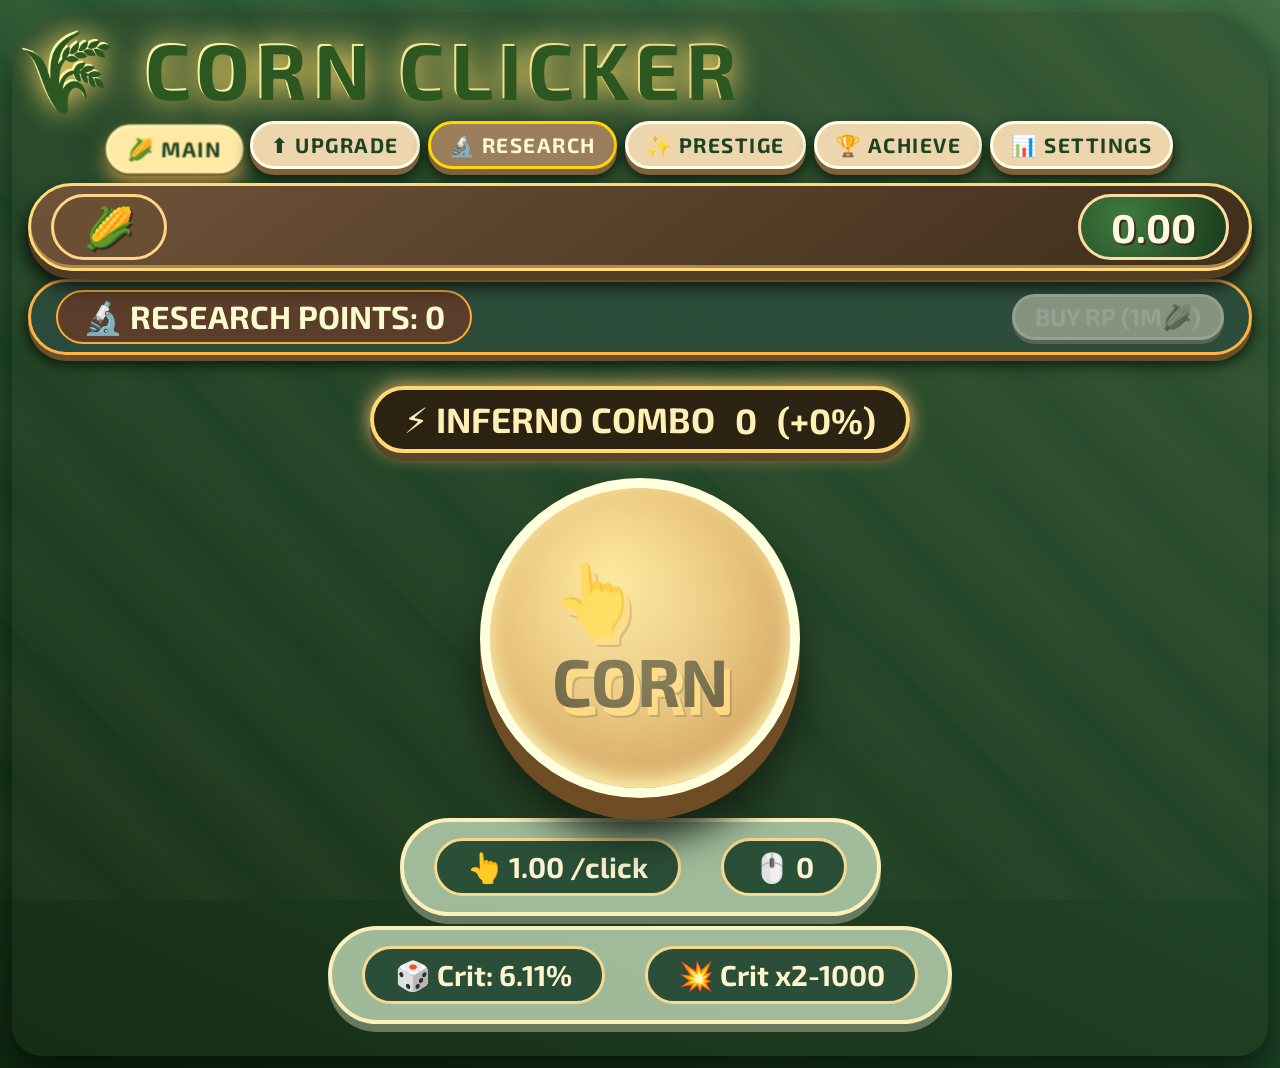
<file: corn.html>
<!DOCTYPE html>
<html lang="en">
<head>
    <meta charset="UTF-8">
    <meta name="viewport" content="width=device-width, initial-scale=1.0, user-scalable=no">
    <title>🌾 CORN CLICKER - RESEARCH EDITION</title>
    <link href="https://fonts.googleapis.com/css2?family=Exo+2:ital,wght@0,100..900;1,100..900&display=swap" rel="stylesheet">
    <style>

        * {
            box-sizing: border-box;
            user-select: none;
            font-family: 'Exo 2', 'Barlow', 'Segoe UI', Roboto, system-ui, sans-serif;
            margin: 0;
            padding: 0;
        }
        body {
            min-height: 100vh;
            width: 100vw;
            overflow-x: hidden;
            background: linear-gradient(25deg, #0f2b12 0%, #1d4a2a 45%, #3b6b42 100%);
            display: flex;
            flex-direction: column;
            padding: 12px;
            position: relative;
        }
        body::before {
            content: '';
            position: fixed;
            top: 0; left: 0; right: 0; bottom: 0;
            background: repeating-linear-gradient(45deg, rgba(255,215,100,0.02) 0px, rgba(255,245,150,0.05) 50px, transparent 100px);
            pointer-events: none;
            animation: drift 22s linear infinite;
            z-index: 0;
        }
        @keyframes drift {
            0% { transform: translateX(0) translateY(0); }
            100% { transform: translateX(3%) translateY(2%); }
        }
        .full-game {
            flex: 1;
            display: flex;
            flex-direction: column;
            max-width: 1500px;
            margin: 0 auto;
            width: 100%;
            position: relative;
            z-index: 2;
            backdrop-filter: blur(0px);
            border-radius: 70px 70px 30px 30px;
            background: rgba(40, 50, 30, 0.3);
            padding: 12px 16px;
            box-shadow: 0 20px 40px rgba(0,0,0,0.6);
        }
        .global-title h1 {
            font-weight: bold;
            font-size: 4.8rem;
            letter-spacing: 6px;
            color: #ffe682;
            text-shadow: 5px 5px 0 #4f7842, 8px 8px 0 #2a4d1e, 12px 12px 10px #1d2e15;
            word-break: break-word;
            line-height: 1.1;
            background: linear-gradient(135deg, #fbffb0, #dbb35c);
            -webkit-background-clip: text;
            -webkit-text-fill-color: transparent;
            text-shadow: 2px 2px 0 #2d5720;
            margin-bottom: 5px;
            transform: scale(1.02);
            transition: 0.2s;
            filter: drop-shadow(0 0 15px #ffd966);
            animation: titleGlow 2s infinite alternate;
        }
        @keyframes titleGlow {
            0% { filter: drop-shadow(0 0 8px #fbffb0); }
            100% { filter: drop-shadow(0 0 25px #ffee88); }
        }
        .page-tabs {
            display: flex;
            gap: 8px;
            margin: 8px 0 14px;
            justify-content: center;
            flex-wrap: wrap;
        }
        .tab-btn {
            background: #edd5ae;
            border: 3px solid #fefee6;
            color: #1e4222;
            font-weight: bold;
            font-size: 1.3rem;
            padding: 8px 18px;
            border-radius: 50px;
            box-shadow: 0 6px 0 #7e623c, 0 8px 16px #021002;
            cursor: pointer;
            transition: 0.08s;
            text-transform: uppercase;
            letter-spacing: 1.5px;
            backdrop-filter: blur(4px);
        }
        .tab-btn.active {
            background: #ffeaa5;
            transform: translateY(4px) scale(1.02);
            box-shadow: 0 2px 0 #6b4f2b, 0 12px 20px #b18b46;
            border-color: #fff3b0;
        }
        .tab-btn.research-tab {
            background: #9b7e5c;
            border-color: #ffd700;
            color: #fffacd;
        }

        .page { display: none; width: 100%; flex:1; flex-direction: column; }
        .page.active-page { display: flex; }

        .global-resource {
            background: #4f3722dd;
            backdrop-filter: blur(8px);
            border-radius: 50px;
            padding: 8px 20px;
            margin: 0 0 8px;
            display: flex;
            align-items: center;
            justify-content: space-between;
            border: 3px solid #feda7a;
            box-shadow: inset 0 -3px 0 #ac884c, 0 8px 0 #4f3a23, 0 12px 20px black;
            color: #fff8e0;
            font-weight: bold;
            font-size: 2.2rem;
            text-shadow: 2px 2px 0 #3a2d1b;
            background-image: linear-gradient(145deg, #6f5338, #3f2e1b);
        }
        .global-resource .resource-icon { font-size: 2.5rem; background: #6a4f33; padding: 5px 30px; border-radius: 40px; border: 3px solid #ffd58c; }
        .global-resource .resource-value {
            background: #173018;
            padding: 6px 30px;
            border-radius: 4rem;
            border: 3px solid #ffdba2;
            font-size: 2.5rem;
            background-image: radial-gradient(circle at 30% 35%, #3f7a3f, #1a3b1a);
        }

        /* Research Points Display */
        .research-points-bar {
            background: #2c4d3edd;
            border-radius: 50px;
            padding: 8px 25px;
            margin: 0 0 16px;
            display: flex;
            align-items: center;
            justify-content: space-between;
            border: 3px solid #ffb347;
            box-shadow: 0 6px 0 #6b4f2b, 0 8px 16px #021002;
            color: #fffacd;
            font-size: 2rem;
            font-weight: bold;
        }
        .research-points-bar .rp-icon {
            background: #5a3e2b;
            padding: 5px 25px;
            border-radius: 40px;
            border: 2px solid #ffaa33;
        }
        .buy-rp-btn {
            background: #ffd966;
            border: 3px solid #fffacd;
            padding: 5px 20px;
            border-radius: 40px;
            font-size: 1.5rem;
            cursor: pointer;
            box-shadow: 0 4px 0 #b3742e;
            transition: 0.05s;
        }
        .buy-rp-btn:active {
            transform: translateY(4px);
            box-shadow: 0 1px 0 #b3742e;
        }
        .buy-rp-btn.disabled {
            opacity: 0.5;
            pointer-events: none;
            filter: grayscale(0.8);
        }

        .main-click-area { display: flex; flex-direction: column; align-items: center; justify-content: center; flex:1; margin: 10px 0 20px; }
        .click-area {
            background: radial-gradient(circle at 40% 30%, #ffdb8b, #b5722e);
            width: 320px; height: 320px;
            border-radius: 50%;
            display: flex; align-items: center; justify-content: center;
            box-shadow: 0 22px 0 #6e4d25, 0 40px 40px #142014, inset 0 -8px 20px #fff3b0;
            border: 10px solid #ffffdd;
            transition: transform 0.06s, box-shadow 0.1s;
            cursor: pointer;
            font-size: 4.2rem; font-weight: bold; color: #322614; text-shadow: 6px 8px 0 #fec767, 8px 10px 0 #00000040;
            margin: 10px 0 20px; position: relative; overflow: hidden;
            animation: pulse-glow 2.2s infinite alternate;
        }
        @keyframes pulse-glow {
            0% { box-shadow: 0 22px 0 #6e4d25, 0 40px 40px #142014, inset 0 -8px 20px #fff3b0, 0 0 10px #ffd966; }
            100% { box-shadow: 0 22px 0 #6e4d25, 0 45px 50px #0f1f0f, inset 0 -8px 25px #ffffbb, 0 0 35px #ffee88; }
        }
        .click-area::after {
            content: ''; position: absolute; top: -60%; left: -60%; width: 220%; height: 220%;
            background: radial-gradient(circle, #fffdc0 10%, transparent 70%); opacity: 0.4; transform: rotate(30deg);
        }
        .click-area {
            position: relative;
            overflow: hidden;
        }
        .click-area:active {
            transform: translateY(16px) scale(1.08);
            box-shadow: 0 6px 0 #5f401f, 0 35px 35px #1f331f, 0 0 60px #fff9b0;
            transition: transform 0.03s;
        }
        .ripple-effect {
            position: absolute;
            border-radius: 50%;
            background: radial-gradient(circle, rgba(255,255,200,0.8) 0%, rgba(255,255,100,0.3) 50%, transparent 70%);
            transform: scale(0);
            animation: ripple-animation 0.5s ease-out;
            pointer-events: none;
            width: 100px;
            height: 100px;
            margin-left: -50px;
            margin-top: -50px;
        }
        @keyframes ripple-animation {
            from { transform: scale(0); opacity: 1; }
            to { transform: scale(4); opacity: 0; }
        }
        .click-flash {
            position: absolute;
            top: 0;
            left: 0;
            width: 100%;
            height: 100%;
            background: rgba(255, 255, 200, 0.5);
            animation: flash 0.2s ease-out;
            pointer-events: none;
            border-radius: 50%;
        }
        @keyframes flash {
            0% { opacity: 0.8; }
            100% { opacity: 0; }
        }

        .inline-stats {
            font-size: 1.8rem; background: #b5cfaddd; border-radius: 70px; padding: 16px 30px;
            border: 4px solid #fcf0ba; display: flex; justify-content: center; gap: 40px;
            color: #17301c; font-weight: bold; flex-wrap: wrap; box-shadow: 0 8px 0 #687a5e;
        }
        .inline-stats span { background: #1b402be0; color: #fcf3cf; padding: 8px 30px; border-radius: 70px; border: 3px solid #f5d991; font-size: 1.8rem;}

        .combo-meter {
            background: #2d1f0fdd; border-radius: 70px; padding: 8px 30px; border: 4px solid #fed976;
            font-size: 2.2rem; font-weight: bold; color: #fff0b5; display: flex; align-items: center;
            gap: 20px; box-shadow: 0 8px 0 #5b452a, 0 0 20px #ffb86b; margin: 5px 0 15px; backdrop-filter: blur(3px);
        }

        /* Research Page Styles */
        .research-container {
            display: grid;
            grid-template-columns: repeat(auto-fit, minmax(320px, 1fr));
            gap: 20px;
            padding: 20px;
            background: #5b7a4de0;
            border-radius: 50px;
            border: 4px solid #ffd966;
            margin: 15px 0;
            max-height: 600px;
            overflow-y: auto;
        }
        .research-card {
            background: linear-gradient(145deg, #f0e0b0, #c9a86c);
            border-radius: 30px;
            padding: 20px;
            border: 3px solid #fffacd;
            box-shadow: 0 8px 0 #8b6b3c, 0 10px 20px #1e3a1e;
            display: flex;
            flex-direction: column;
            gap: 10px;
        }
        .research-title {
            font-size: 1.8rem;
            font-weight: bold;
            color: #2a481e;
            text-shadow: 2px 2px 0 #ffd966;
            border-bottom: 2px solid #b8860b;
            padding-bottom: 5px;
        }
        .research-tier-list {
            font-size: 1.2rem;
            background: #2f5a2f;
            color: #ffd700;
            padding: 5px 10px;
            border-radius: 20px;
            display: inline-block;
        }
        .research-level {
            font-size: 1.4rem;
            background: #2f5a2f;
            color: #fffacd;
            padding: 5px 15px;
            border-radius: 40px;
            display: inline-block;
            align-self: flex-start;
        }
        .research-desc {
            font-size: 1.2rem;
            color: #1e3a1e;
        }
        .research-current {
            font-size: 1.3rem;
            background: #9e7b4b;
            color: #fffacd;
            padding: 5px 10px;
            border-radius: 20px;
            text-align: center;
        }
        .research-cost {
            font-size: 1.5rem;
            background: #9e7b4b;
            color: #fffacd;
            padding: 8px 15px;
            border-radius: 40px;
            text-align: center;
            border: 2px solid #ffd700;
        }
        .research-btn {
            background: #ffd966;
            border: 3px solid #fffacd;
            padding: 10px;
            border-radius: 40px;
            font-size: 1.4rem;
            font-weight: bold;
            cursor: pointer;
            box-shadow: 0 5px 0 #b3742e;
            transition: 0.05s;
        }
        .research-btn:active {
            transform: translateY(5px);
            box-shadow: 0 1px 0 #b3742e;
        }
        .research-btn.disabled {
            opacity: 0.5;
            pointer-events: none;
            filter: grayscale(0.8);
        }
        .research-max {
            background: #4a6b4a;
            color: #ffd700;
            padding: 10px;
            border-radius: 40px;
            text-align: center;
            font-size: 1.4rem;
            border: 2px solid gold;
        }

        .achievements-panel { background: #5b4a33e0; border-radius: 50px; padding: 20px; margin:15px 0; border:4px solid #ffe68f; max-height:300px; overflow-y:auto; }
        .achievement-entry { background: #3f5a47; color:#ffecbc; padding:8px 15px; margin:6px 0; border-radius:30px; display:flex; align-items:center; gap:12px; font-size:1.3rem; border:2px solid #fbc96e;}
        
        .shop-grid { display: grid; grid-template-columns: repeat(auto-fit, minmax(170px, 1fr)); gap: 15px; margin: 20px 0; }
        .upgrade-card { background: linear-gradient(160deg, #fbefcf, #c8a468); border-radius: 30px 30px 25px 25px; padding: 16px 4px 12px; border: 4px solid #fffed4; box-shadow: 0 10px 0 #7a5f36, 0 10px 20px #0b1f0b; transition:0.08s; color:#2e2819; display:flex; flex-direction:column; align-items:center; position:relative; font-size:0.95rem;}
        .upgrade-card.disabled { opacity:0.4; filter:grayscale(0.8); pointer-events:none; box-shadow:0 6px 0 #5f4d33; transform:translateY(6px);}
        .upgrade-card.locked-tier { opacity:0.2; filter:grayscale(1); pointer-events:none;}
        .upgrade-card.prestige-locked { opacity:0.7; filter:grayscale(0.9); background:#5f513d; pointer-events:none;}
        .upgrade-icon { font-size: 2.8rem; }
        .upgrade-icon img { width: 2.8rem; height: 2.8rem; border-radius: 50%; border: 3px solid #ffe39c; background:#385a38; object-fit:cover; }
        .upgrade-name { font-size:1.1rem; background:#4f3b25e0; border-radius:30px; color:#fcf1cf; padding:4px 12px; margin:5px 0; font-weight:bold; text-transform:uppercase; }
        .cost-display { background:#263f30; color:#ffe48f; padding:4px 15px; border-radius:40px; font-size:1.2rem; border:3px solid #fbc16a; margin:6px 0; }

        .prestige-page-panel { background: #ad8b5e; border-radius: 70px; padding: 30px; border: 5px solid #fff3a2; box-shadow: 0 16px 0 #6f543a, 0 15px 35px #020602;}
        .prestige-card { background: #23553be0; color: #faeac6; padding: 30px; border-radius: 70px; font-size: 2rem; display:flex; flex-direction:column; align-items:center; gap:15px; border:4px solid gold;}
        .prestige-big-btn { background: #f5cb7e; border:5px solid #ffffdd; padding:20px 60px; border-radius: 70px; font-weight:bold; font-size:2.5rem; box-shadow:0 12px 0 #9e7b4b,0 12px 25px black; cursor:pointer; }
        .prestige-big-btn:active { transform:translateY(10px); box-shadow:0 5px 0 #9e7b4b; }
        .prestige-big-btn.disabled { opacity:0.5; pointer-events:none; }

        .corn-btn { background:#fedb83; border:4px solid #ffffdd; padding:12px 30px; border-radius:70px; font-weight:bold; font-size:1.5rem; box-shadow:0 8px 0 #9e7b4b; cursor:pointer; margin:0 5px;}
        .corn-btn:active { transform:translateY(5px); box-shadow:0 3px 0 #9e7b4b;}
        .corn-btn.reset { background:#dba37e; }

        .floating-crit { position:fixed; font-weight:bold; color:#ffd966; text-shadow:0 0 20px red,0 0 30px orange; pointer-events:none; font-size:3.2rem; z-index:9999; animation:floatUp 0.9s ease-out forwards; white-space:nowrap;}
        @keyframes floatUp {
            0% { opacity:1; transform:translateY(0) scale(1); }
            100% { opacity:0; transform:translateY(-150px) scale(1.8); }
        }
        .floating-corn {
            position:fixed; font-weight:bold; color:#ffaa00; text-shadow:0 0 15px #ffd700; pointer-events:none; font-size:2.5rem; z-index:9999; animation:cornFloat 1s ease-out forwards;
        }
        @keyframes cornFloat {
            0% { opacity:1; transform:translateY(0) rotate(0deg); }
            100% { opacity:0; transform:translateY(-120px) rotate(20deg); }
        }

        .import-export-panel { display:flex; gap:10px; margin:15px 0; flex-wrap:wrap; justify-content:center;}
        .import-export-panel input { background:#1f3f27; border:3px solid #feda7a; border-radius:70px; padding:12px 20px; font-size:1.2rem; color:#fffacd; width:300px;}

        .star-compact { font-size:2.2rem; background:#2f4d4d; padding:8px 25px; border-radius:50px; border:2px solid gold; letter-spacing:2px;}
        .extra-stat { font-size:2rem; background:#e5cc9f; padding:18px; border-radius:70px; margin-top:20px; border:3px solid #f1cf87;}
        .offline-progress { background:#4f6b4f; color:#ffd966; padding:15px; border-radius:50px; margin:10px 0; text-align:center; font-size:1.5rem; border:3px solid gold; }
        footer { font-size:1.2rem; color:#d0f0b0; text-shadow:2px 2px 0 #1e3a1e;}
    </style>
</head>
<body>
<div class="full-game">
    <div class="global-title"><h1>🌾 CORN CLICKER</h1></div>

    <div class="page-tabs">
        <button class="tab-btn active" id="tabMain">🌽 MAIN</button>
        <button class="tab-btn" id="tabUpgrade">⬆️ UPGRADE</button>
        <button class="tab-btn research-tab" id="tabResearch">🔬 RESEARCH</button>
        <button class="tab-btn" id="tabPrestigePage">✨ PRESTIGE</button>
        <button class="tab-btn" id="tabAchievements">🏆 ACHIEVE</button>
        <button class="tab-btn" id="tabStats">📊 SETTINGS</button>
    </div>

    <div class="global-resource">
        <span class="resource-icon">🌽</span>
        <span class="resource-value" id="globalCornDisplay">0</span>
    </div>

    <!-- Research Points Bar (visible on all pages) -->
    <div class="research-points-bar">
        <span class="rp-icon">🔬 RESEARCH POINTS: <span id="researchPointsDisplay">0</span></span>
        <span class="buy-rp-btn" id="buyResearchPointBtn">BUY RP (1M🌽)</span>
    </div>

    <!-- MAIN PAGE -->
    <div id="pageMain" class="page active-page">
        <div class="main-click-area">
            <div class="combo-meter">
                <span>⚡ INFERNO COMBO</span>
                <span class="combo-value" id="comboDisplay">0</span>
                <span id="comboPercentDisplay">(+0%)</span>
            </div>
            <div class="click-area" id="clickButton">👆<br>CORN</div>
            <div class="inline-stats">
                <span id="clickPowerStatMain">👆 1.0 /click</span>
                <span id="totalClicksStatMain">🖱️ 0</span>
            </div>
            <div class="inline-stats" style="margin-top:10px;">
                <span id="critChanceDisplay">🎲 Crit: 6.11%</span>
                <span id="critMultDisplay">💥 Crit x2-1000</span>
            </div>
        </div>
    </div>

    <!-- UPGRADE PAGE -->
    <div id="pageUpgrade" class="page">
        <div class="shop-grid" id="upgradeGrid"></div>
    </div>

    <!-- RESEARCH PAGE -->
    <div id="pageResearch" class="page">
        <div class="research-container" id="researchContainer">
            <!-- Will be populated by JavaScript -->
        </div>
    </div>

    <!-- PRESTIGE PAGE -->
    <div id="pagePrestige" class="page">
        <div class="prestige-page-panel">
            <div class="prestige-card">
                <div class="star-compact" id="prestigeStarsDisplay">0/10 ★</div>
                <div style="font-size:2rem;">Base multiplier: <span id="prestigeMultDisplay">x1.000</span></div>
                <div style="font-size:1.8rem;">With research: <span id="prestigeMultWithResearchDisplay">x1.000</span></div>
                <div style="font-size:1.8rem;">next cost: <span id="prestigeCostDisplay">3.0M</span> 🌽</div>
                <div style="font-size:1.8rem;">Cost after research: <span id="prestigeCostAfterResearchDisplay">3.0M</span> 🌽</div>
                <button class="prestige-big-btn" id="prestigeBtn">✨ PRESTIGE ✨</button>
                <div style="font-size:1.5rem;">√2 per star, max 10★ · 2 upgrades per star</div>
            </div>
        </div>
    </div>

    <!-- ACHIEVEMENTS PAGE -->
    <div id="pageAchievements" class="page">
        <div class="settings-panel" style="background:#9c885de0; border-radius:50px; padding:20px;">
            <h2 style="font-size:2.5rem; color:#ffd966;">🏆 ACHIEVEMENTS</h2>
            <div class="achievements-panel" id="achievementsList">loading...</div>
        </div>
    </div>

    <!-- SETTINGS PAGE -->
    <div id="pageStats" class="page">
        <div class="settings-panel" style="background:#dbb88ce0; border-radius:50px; padding:25px;">
            <div class="totals-list" id="statsDetail">loading stats ...</div>
            <div class="offline-progress" id="offlineProgressDisplay">⏰ Offline: 0 mins collected</div>
            <div class="import-export-panel">
                <input type="text" id="importField" placeholder="paste save string" />
                <button class="corn-btn" id="exportBtn">📤 EXPORT</button>
                <button class="corn-btn" id="importBtn">📥 IMPORT</button>
            </div>
            <div>
                <button class="corn-btn" id="saveGameBtn">💾 SAVE</button>
                <button class="corn-btn" id="loadGameBtn">📂 LOAD</button>
                <button class="corn-btn reset" id="resetGameBtn">⚠️ RESET</button>
            </div>
            <div class="storage-info" id="saveStatus">📀 ready</div>
            <div class="extra-stat" id="statsClickPower">⚡ click power: 0</div>
        </div>
    </div>
</div>

<script>
(function() {
    // ---------- RESEARCH SYSTEM ----------
    // Research points
    let researchPoints = 0;
    const RESEARCH_POINT_BASE_COST = 1000000; // 1M corn
    const RESEARCH_POINT_COST_MULT = 1.6; // 1.6x per point

    // Research definitions with 12 tiered cost reductions (24 upgrades ÷ 2 per tier = 12 tiers)
    const researchItems = [
        {   // Index 0 - Upgrade Cost Reduction (Tier 1: upgrades 0-1)
            id: 'costRed1',
            name: '🌽 TIER 1 COST REDUCTION',
            desc: 'Reduces cost of COB and HOE',
            tierIndices: [0, 1],
            tierNames: ['COB', 'HOE'],
            type: 'costReduction',
            maxLevel: 10,
            costPerLevel: [1,2,3,4,5,6,7,8,9,10],
            level: 0
        },
        {   // Index 1 - Upgrade Cost Reduction (Tier 2: upgrades 2-3)
            id: 'costRed2',
            name: '🌽 TIER 2 COST REDUCTION',
            desc: 'Reduces cost of SPRINKLER and TRACTOR',
            tierIndices: [2, 3],
            tierNames: ['SPRINKLER', 'TRACTOR'],
            type: 'costReduction',
            maxLevel: 10,
            costPerLevel: [1,2,3,4,5,6,7,8,9,10],
            level: 0
        },
        {   // Index 2 - Upgrade Cost Reduction (Tier 3: upgrades 4-5)
            id: 'costRed3',
            name: '🌽 TIER 3 COST REDUCTION',
            desc: 'Reduces cost of COMBINE and NANO-FARM',
            tierIndices: [4, 5],
            tierNames: ['COMBINE', 'NANO-FARM'],
            type: 'costReduction',
            maxLevel: 10,
            costPerLevel: [1,2,3,4,5,6,7,8,9,10],
            level: 0
        },
        {   // Index 3 - Upgrade Cost Reduction (Tier 4: upgrades 6-7)
            id: 'costRed4',
            name: '🌽 TIER 4 COST REDUCTION',
            desc: 'Reduces cost of QUANTUM SILO and FUSION FIELD',
            tierIndices: [6, 7],
            tierNames: ['QUANTUM SILO', 'FUSION FIELD'],
            type: 'costReduction',
            maxLevel: 10,
            costPerLevel: [1,2,3,4,5,6,7,8,9,10],
            level: 0
        },
        {   // Index 4 - Upgrade Cost Reduction (Tier 5: upgrades 8-9)
            id: 'costRed5',
            name: '🌽 TIER 5 COST REDUCTION',
            desc: 'Reduces cost of GALACTIC FARM and VOID REAPER',
            tierIndices: [8, 9],
            tierNames: ['GALACTIC FARM', 'VOID REAPER'],
            type: 'costReduction',
            maxLevel: 10,
            costPerLevel: [1,2,3,4,5,6,7,8,9,10],
            level: 0
        },
        {   // Index 5 - Upgrade Cost Reduction (Tier 6: upgrades 10-11)
            id: 'costRed6',
            name: '🌽 TIER 6 COST REDUCTION',
            desc: 'Reduces cost of COSMIC HOPPER and QUINN',
            tierIndices: [10, 11],
            tierNames: ['COSMIC HOPPER', 'QUINN'],
            type: 'costReduction',
            maxLevel: 10,
            costPerLevel: [1,2,3,4,5,6,7,8,9,10],
            level: 0
        },
        {   // Index 6 - Upgrade Cost Reduction (Tier 7: upgrades 12-13)
            id: 'costRed7',
            name: '🌽 TIER 7 COST REDUCTION',
            desc: 'Reduces cost of STELLAR HARVESTER and COSMIC REAPER',
            tierIndices: [12, 13],
            tierNames: ['STELLAR HARVESTER', 'COSMIC REAPER'],
            type: 'costReduction',
            maxLevel: 10,
            costPerLevel: [1,2,3,4,5,6,7,8,9,10],
            level: 0
        },
        {   // Index 7 - Upgrade Cost Reduction (Tier 8: upgrades 14-15)
            id: 'costRed8',
            name: '🌽 TIER 8 COST REDUCTION',
            desc: 'Reduces cost of VOID ENGINE and STAR FORGE',
            tierIndices: [14, 15],
            tierNames: ['VOID ENGINE', 'STAR FORGE'],
            type: 'costReduction',
            maxLevel: 10,
            costPerLevel: [1,2,3,4,5,6,7,8,9,10],
            level: 0
        },
        {   // Index 8 - Upgrade Cost Reduction (Tier 9: upgrades 16-17)
            id: 'costRed9',
            name: '🌽 TIER 9 COST REDUCTION',
            desc: 'Reduces cost of COSMIC WHALE and JABEL',
            tierIndices: [16, 17],
            tierNames: ['COSMIC WHALE', 'JABEL'],
            type: 'costReduction',
            maxLevel: 10,
            costPerLevel: [1,2,3,4,5,6,7,8,9,10],
            level: 0
        },
        {   // Index 9 - Upgrade Cost Reduction (Tier 10: upgrades 18-19)
            id: 'costRed10',
            name: '🌽 TIER 10 COST REDUCTION',
            desc: 'Reduces cost of COSMIC NEXUS and DIVINE CORN',
            tierIndices: [18, 19],
            tierNames: ['COSMIC NEXUS', 'DIVINE CORN'],
            type: 'costReduction',
            maxLevel: 10,
            costPerLevel: [1,2,3,4,5,6,7,8,9,10],
            level: 0
        },
        {   // Index 10 - Upgrade Cost Reduction (Tier 11: upgrades 20-21)
            id: 'costRed11',
            name: '🌽 TIER 11 COST REDUCTION',
            desc: 'Reduces cost of COSMIC OVERLORD and CORN GOD',
            tierIndices: [20, 21],
            tierNames: ['COSMIC OVERLORD', 'CORN GOD'],
            type: 'costReduction',
            maxLevel: 10,
            costPerLevel: [1,2,3,4,5,6,7,8,9,10],
            level: 0
        },
        {   // Index 11 - Upgrade Cost Reduction (Tier 12: upgrades 22-23)
            id: 'costRed12',
            name: '🌽 TIER 12 COST REDUCTION',
            desc: 'Reduces cost of ETHEREAL CORN and AMADEUS',
            tierIndices: [22, 23],
            tierNames: ['ETHEREAL CORN', 'AMADEUS'],
            type: 'costReduction',
            maxLevel: 10,
            costPerLevel: [1,2,3,4,5,6,7,8,9,10],
            level: 0
        },
        {   // Index 12 - Auto Clicker
            id: 'autoClicker',
            name: '⚡ AUTO CLICKER',
            desc: 'Generates 10% of click power per second idle',
            type: 'autoClicker',
            maxLevel: 10,
            costPerLevel: [2,3,5,7,10,13,17,22,28,35],
            level: 0
        },
        {   // Index 13 - Crit Chance
            id: 'critChance',
            name: '🍀 CRIT CHANCE',
            desc: '+0.5% crit chance per level (max +5%)',
            type: 'critChance',
            maxLevel: 10,
            costPerLevel: [2,3,5,7,10,13,17,22,28,35],
            level: 0
        },
        {   // Index 14 - Crit Multiplier
            id: 'critMult',
            name: '💥 CRIT MULTIPLIER',
            desc: '+0.1x to all crit multipliers per level',
            type: 'critMult',
            maxLevel: 10,
            costPerLevel: [2,3,5,7,10,13,17,22,28,35],
            level: 0
        },
        {   // Index 15 - Prestige Bonus
            id: 'prestigeBonus',
            name: '✨ PRESTIGE BONUS',
            desc: '+0.05 to prestige multiplier per level',
            type: 'prestigeBonus',
            maxLevel: 10,
            costPerLevel: [2,3,5,7,10,13,17,22,28,35],
            level: 0
        },
        {   // Index 16 - Prestige Cost Reduction (NEW)
            id: 'prestigeCostRed',
            name: '💰 PRESTIGE COST REDUCTION',
            desc: '-10% prestige cost per level',
            type: 'prestigeCostReduction',
            maxLevel: 10,
            costPerLevel: [2,3,5,7,10,13,17,22,28,35],
            level: 0
        },
        {   // Index 17 - Offline Length (requires auto clicker level 1)
            id: 'offlineLength',
            name: '⏰ OFFLINE TIME',
            desc: '+30 minutes offline earnings (requires Auto Clicker lv1)',
            type: 'offlineLength',
            maxLevel: 10,
            costPerLevel: [2,3,5,7,10,13,17,22,28,35],
            level: 0
        }
    ];

    // ----- PRESTIGE MAX 10 -----
    let prestigeLevel = 0;
    const MAX_PRESTIGE = 10;
    const PRESTIGE_BASE_COST = 3000000;
    const PRESTIGE_COST_GROWTH = 400;

    // ----- CORN & CLICKS -----
    let corn = 0.0;
    let totalManualClicks = 0;
    let lastOfflineTime = Date.now();
    let pageLoadTime = Date.now();

    // ----- COMBO -----
    let combo = 0;
    const MAX_COMBO = 50;
    const COMBO_DECAY_MS = 350;
    let comboTimer = null;
    let lastClickTime = 0;

    // ----- UPGRADES (24) -----
    const upgrades = [
        { id: 'corncob',    name: 'COB',       icon: '🌽', basePower: 1,        baseCost: 20,       desc: '+1/click' },
        { id: 'hoe',        name: 'HOE',       icon: '⛏️', basePower: 12,       baseCost: 400,      desc: '+12/click' },
        { id: 'sprinkler',  name: 'SPRINKLER', icon: '💧', basePower: 140,      baseCost: 8000,     desc: '+140/click' },
        { id: 'tractor',    name: 'TRACTOR',   icon: '🚜', basePower: 1700,     baseCost: 160000,   desc: '+1700/click' },
        { id: 'combine',    name: 'COMBINE',   icon: '⚙️', basePower: 20000,    baseCost: 3200000,  desc: '+20k/click' },
        { id: 'nanoFarm',   name: 'NANO-FARM', icon: '🧬', basePower: 240000,   baseCost: 64000000, desc: '+240k/click' },
        { id: 'quantumSilo', name: 'QUANTUM SILO', icon: '🔮', basePower: 2900000,    baseCost: 1280000000,     desc: '+2.9M/click' },
        { id: 'fusionField', name: 'FUSION FIELD', icon: '⚡', basePower: 35000000,   baseCost: 25600000000,    desc: '+35M/click' },
        { id: 'galacticFarm',name: 'GALACTIC FARM',icon: '🌌', basePower: 450000000,  baseCost: 512000000000,   desc: '+450M/click' },
        { id: 'voidReaper',  name: 'VOID REAPER', icon: '👾', basePower: 5600000000,   baseCost: 10240000000000,   desc: '+5.6B/click' },
        { id: 'cosmicHopper',name: 'COSMIC HOPPER', icon: '🛸', basePower: 72000000000,  baseCost: 204800000000000,  desc: '+72B/click' },
        { id: 'quinnAvatar', name: 'QUINN', icon: '🦅', basePower: 900000000000, baseCost: 4096000000000000, desc: '+900B/click' },
        { id: 'stellarHarvester', name: 'STELLAR HARVESTER', icon: '🌠', basePower: 12000000000000, baseCost: 81920000000000000, desc: '+12T/click' },
        { id: 'cosmicReaper',    name: 'COSMIC REAPER',    icon: '☄️', basePower: 150000000000000, baseCost: 1630000000000000000, desc: '+150T/click' },
        { id: 'voidEngine', name: 'VOID ENGINE', icon: '🌀', basePower: 2000000000000000, baseCost: 32700000000000000000, desc: '+2Qa/click' },
        { id: 'starForge',  name: 'STAR FORGE',  icon: '⭐', basePower: 25000000000000000, baseCost: 655000000000000000000, desc: '+25Qa/click' },
        { id: 'cosmicWhale', name: 'COSMIC WHALE', icon: '🐋', basePower: 300000000000000000, baseCost: 13100000000000000000000, desc: '+300Qa/click' },
        { id: 'jabel',       name: 'JABEL',       icon: '👤', basePower: 3600000000000000000, baseCost: 262000000000000000000000, desc: '+3.6Qi/click', },
        { id: 'cosmicNexus', name: 'COSMIC NEXUS', icon: '🌐', basePower: 50000000000000000000, baseCost: 5240000000000000000000000, desc: '+50 Qi/click' },
        { id: 'divineCorn',  name: 'DIVINE CORN',  icon: '👑', basePower: 650000000000000000000, baseCost: 104850000000000000000000000, desc: '+650 Qi/click' },
        { id: 'cosmicOverlord', name: 'COSMIC OVERLORD', icon: '👁️', basePower: 8000000000000000000000, baseCost: 2090000000000000000000000000, desc: '+8 Sx/click' },
        { id: 'cornGod',        name: 'CORN GOD',        icon: '🗿', basePower: 105000000000000000000000, baseCost: 41800000000000000000000000000, desc: '+105 Sx/click' },
        { id: 'etherealCorn',   name: 'ETHEREAL CORN',   icon: '🌀', basePower: 1.30e24, baseCost: 8.25e29, desc: '+1.30 Sp/click' },
        { id: 'amadeus',        name: 'AMADEUS',         icon: '🎼', basePower: 1.6e25, baseCost: 1.65e31, desc: '+16 Sp/click' }
    ];

    let levels = {};
    upgrades.forEach(u => levels[u.id] = 0);

    // Get cost reduction multiplier for an upgrade index
    function getCostReductionForUpgrade(index) {
        let reduction = 1.0;
        for (let research of researchItems) {
            if (research.type === 'costReduction' && research.tierIndices && research.tierIndices.includes(index)) {
                reduction *= Math.pow(0.94, research.level); // 6% reduction per level
            }
        }
        return reduction;
    }

    // Modified getNextCost with research reduction
    function getNextCost(upgrade, index) {
        const lvl = levels[upgrade.id];
        const base = upgrade.baseCost * Math.pow(1.32, lvl);
        const reduction = getCostReductionForUpgrade(index);
        return Math.floor(base * reduction);
    }

    // Get prestige cost with reduction research
    function getPrestigeCost() {
        if (prestigeLevel >= MAX_PRESTIGE) return Infinity;
        const baseCost = PRESTIGE_BASE_COST * Math.pow(PRESTIGE_COST_GROWTH, prestigeLevel);
        const reduction = Math.pow(0.9, researchItems[16].level); // 10% reduction per level
        return Math.floor(baseCost * reduction);
    }

    // Auto clicker interval
    let autoClickerInterval = null;

    function startAutoClicker() {
        if (autoClickerInterval) clearInterval(autoClickerInterval);
        const autoLevel = researchItems[12].level;
        if (autoLevel > 0) {
            autoClickerInterval = setInterval(() => {
                const autoPower = baseClickPower() * 0.1 * autoLevel * comboMultiplier();
                corn += autoPower;
                spawnFloatingCorn('⚡ ' + formatNumber(autoPower), '#ffaa00');
                fullRefresh();
            }, 1000);
        }
    }

    function spawnFloatingCorn(message, color = '#ffaa00') {
        const span = document.createElement('div');
        span.className = 'floating-corn';
        span.innerText = message;
        span.style.left = (Math.random() * 60 + 20) + '%';
        span.style.top = '50%';
        span.style.color = color;
        document.body.appendChild(span);
        setTimeout(() => span.remove(), 800);
    }

    // Combo functions
    function comboPercent() { return Math.min(combo * 2, 100); }
    function comboMultiplier() { return 1 + comboPercent() / 100; }
    function increaseCombo() { combo = Math.min(combo + 1, MAX_COMBO); resetComboTimer(); updateComboUI(); }
    function resetComboTimer() { if (comboTimer) clearTimeout(comboTimer); comboTimer = setTimeout(() => { combo = 0; updateComboUI(); comboTimer = null; }, COMBO_DECAY_MS); }
    function updateComboUI() {
        const el = document.getElementById('comboDisplay'); if(el) el.innerText = combo;
        const pctEl = document.getElementById('comboPercentDisplay'); if(pctEl) pctEl.innerText = `(+${comboPercent()}%)`;
    }

    // Crit functions with research bonuses
    function getCritChance() {
        const baseChance = 6.11; // Base 6.11% for any crit (>1x)
        const researchBonus = (researchItems[13]?.level || 0) * 0.5;
        return baseChance + researchBonus;
    }

    function getCritMultiplier() {
        const r = Math.random() * 100;
        const chance = getCritChance();
        const researchMultBonus = (researchItems[14]?.level || 0) * 0.1;
        
        if (r < 0.01) return 1000 + researchMultBonus * 1000; // 0.01% -> 1000x + bonus
        if (r < 0.11) return 25 + researchMultBonus * 25; // 0.1% -> 25x + bonus
        if (r < 1.11) return 5 + researchMultBonus * 5; // 1% -> 5x + bonus
        if (r < 6.11) return 2 + researchMultBonus * 2; // 5% -> 2x + bonus
        return 1;
    }

    // Floating text for crits
    function spawnFloatingText(message, isCrit) {
        const span = document.createElement('div');
        span.className = 'floating-crit';
        span.innerText = message;
        span.style.left = (Math.random() * 60 + 20) + '%';
        span.style.top = '50%';
        if (message.includes('1000x')) span.style.color = '#ff00aa'; 
        else if (message.includes('25x')) span.style.color = '#ff4400';
        else if (message.includes('5x')) span.style.color = '#ff9900';
        document.body.appendChild(span);
        setTimeout(() => span.remove(), 800);
    }

    // Add ripple effect to click
    function addClickEffect(e) {
        const clickArea = document.getElementById('clickButton');
        const rect = clickArea.getBoundingClientRect();
        const x = e.clientX - rect.left;
        const y = e.clientY - rect.top;
        
        const ripple = document.createElement('div');
        ripple.className = 'ripple-effect';
        ripple.style.left = x + 'px';
        ripple.style.top = y + 'px';
        clickArea.appendChild(ripple);
        
        const flash = document.createElement('div');
        flash.className = 'click-flash';
        clickArea.appendChild(flash);
        
        setTimeout(() => {
            ripple.remove();
            flash.remove();
        }, 500);
    }

    function isUpgradeUnlockedByTier(index) {
        if (index < 2) return true;
        const requiredId = upgrades[index-1].id;
        return levels[requiredId] >= 1;
    }

    function isUpgradeVisibleByPrestige(index) {
        const visibleSlots = Math.min(upgrades.length, 4 + 2 * prestigeLevel);
        return index < visibleSlots;
    }

    function getPowerFor(upgrade) {
        const lvl = levels[upgrade.id];
        if (lvl === 0) return 0;
        return upgrade.basePower * Math.pow(1.25, lvl - 1);
    }

    function baseClickPower() {
        let sum = 1;
        for (let u of upgrades) sum += getPowerFor(u);
        return sum;
    }

    function getPrestigeMultiplier() {
        return Math.pow(Math.SQRT2, prestigeLevel) + (researchItems[15]?.level || 0) * 0.05;
    }

    function totalClickPower() {
        return baseClickPower() * getPrestigeMultiplier() * comboMultiplier();
    }

    // Research point cost
    function getNextResearchPointCost() {
        return RESEARCH_POINT_BASE_COST * Math.pow(RESEARCH_POINT_COST_MULT, researchPoints);
    }

 // Buy research point - FIXED: Now properly updates UI
function buyResearchPoint() {
    if (prestigeLevel < 1) {
        alert('❌ Need at least 1 prestige star to buy research points!');
        return;
    }
    const cost = getNextResearchPointCost();
    if (corn >= cost) {
        corn -= cost;
        researchPoints++;
        
        // Update UI elements directly
        document.getElementById('globalCornDisplay').innerText = formatNumber(corn);
        document.getElementById('researchPointsDisplay').innerText = researchPoints;
        
        // Update the buy button text to show next cost
        const buyBtn = document.getElementById('buyResearchPointBtn');
        const nextCost = getNextResearchPointCost();
        buyBtn.innerHTML = `BUY RP (${formatNumber(nextCost)}🌽)`;
        
        // Update button state
        updateBuyRPButton();
        
        // Save game
        saveGame();
        spawnFloatingText('🔬 RP +1', false);
    } else {
        alert(`Need ${formatNumber(cost)} corn!`);
    }
}

// Update buy RP button state and text
function updateBuyRPButton() {
    const btn = document.getElementById('buyResearchPointBtn');
    if (!btn) return;
    
    const nextCost = getNextResearchPointCost();
    btn.innerHTML = `BUY RP (${formatNumber(nextCost)}🌽)`;
    
    if (prestigeLevel < 1) {
        btn.classList.add('disabled');
        btn.title = 'Requires at least 1 prestige star';
    } else {
        btn.classList.remove('disabled');
        btn.title = '';
    }
}

// Get next research point cost
function getNextResearchPointCost() {
    return RESEARCH_POINT_BASE_COST * Math.pow(RESEARCH_POINT_COST_MULT, researchPoints);
}

    // Update buy RP button state
    function updateBuyRPButton() {
        const btn = document.getElementById('buyResearchPointBtn');
        if (!btn) return;
        if (prestigeLevel < 1) {
            btn.classList.add('disabled');
            btn.title = 'Requires at least 1 prestige star';
        } else {
            btn.classList.remove('disabled');
            btn.title = '';
        }
    }

    // Buy research upgrade
    function buyResearch(index) {
        const research = researchItems[index];
        if (research.level >= research.maxLevel) return;
        
        const cost = research.costPerLevel[research.level];
        if (researchPoints < cost) {
            alert(`Need ${cost} research points!`);
            return;
        }

        // Special requirement for offline length
        if (index === 17 && researchItems[12].level === 0) {
            alert('❌ Need Auto Clicker level 1 first!');
            return;
        }

        researchPoints -= cost;
        research.level++;

        // Start auto clicker if purchased
        if (index === 12) {
            startAutoClicker();
        }

        fullRefresh();
        saveGame();
        spawnFloatingText('🔬 Research complete!', false);
    }

    // Render research page with clear tier listings
    function renderResearch() {
        const container = document.getElementById('researchContainer');
        if (!container) return;

        let html = '';
        
        // Cost reduction researches (0-11)
        for (let i = 0; i <= 11; i++) {
            const r = researchItems[i];
            const nextCost = r.level < r.maxLevel ? r.costPerLevel[r.level] : null;
            const currentReduction = (100 - Math.pow(94, r.level)) + '%';
            const tierList = r.tierNames.join(' & ');
            
            html += `<div class="research-card">
                <div class="research-title">${r.name}</div>
                <div class="research-tier-list">📋 ${tierList}</div>
                <div class="research-level">Level ${r.level}/${r.maxLevel}</div>
                <div class="research-desc">${r.desc}</div>
                <div class="research-current">Current: -${(100 - Math.pow(94, r.level)).toFixed(1)}% cost</div>
                ${r.level < r.maxLevel ? 
                    `<div class="research-cost">Cost: ${nextCost} RP</div>
                     <div class="research-btn" onclick="window.buyResearch(${i})">UPGRADE</div>` : 
                    `<div class="research-max">MAX LEVEL</div>`}
            </div>`;
        }

        // Other researches (12-17)
        for (let i = 12; i < researchItems.length; i++) {
            const r = researchItems[i];
            const nextCost = r.level < r.maxLevel ? r.costPerLevel[r.level] : null;
            let currentBonus = '';
            if (i === 12) currentBonus = `Current: ${r.level * 10}% of click/sec`;
            else if (i === 13) currentBonus = `Current: ${(6.11 + r.level * 0.5).toFixed(2)}% crit chance`;
            else if (i === 14) currentBonus = `Current: +${r.level * 0.1}x crit mult`;
            else if (i === 15) currentBonus = `Current: +${r.level * 0.05} to prestige mult`;
            else if (i === 16) currentBonus = `Current: -${r.level * 10}% prestige cost`;
            else if (i === 17) currentBonus = `Current: +${r.level * 30} mins offline`;

            html += `<div class="research-card">
                <div class="research-title">${r.name}</div>
                <div class="research-level">Level ${r.level}/${r.maxLevel}</div>
                <div class="research-desc">${r.desc}</div>
                <div class="research-current">${currentBonus}</div>
                ${r.level < r.maxLevel ? 
                    `<div class="research-cost">Cost: ${nextCost} RP</div>
                     <div class="research-btn" onclick="window.buyResearch(${i})">UPGRADE</div>` : 
                    `<div class="research-max">MAX LEVEL</div>`}
                ${i === 17 && researchItems[12].level === 0 ? '<div style="color:red; font-weight:bold;">🔒 Requires Auto Clicker lv1</div>' : ''}
            </div>`;
        }

        container.innerHTML = html;
    }

    // Offline progress calculation - FIXED: Now resets when opening page
    function calculateOfflineProgress() {
        const now = Date.now();
        const timeSinceLoad = now - pageLoadTime;
        
        // Only calculate if we have a valid lastOfflineTime and it's not too recent
        if (lastOfflineTime && lastOfflineTime < pageLoadTime) {
            const diffSeconds = Math.floor((pageLoadTime - lastOfflineTime) / 1000);
            
            if (diffSeconds > 5) {
                const offlineLevel = researchItems[17].level;
                const autoLevel = researchItems[12].level;
                
                if (offlineLevel > 0 && autoLevel > 0) {
                    const maxOfflineSeconds = offlineLevel * 30 * 60; // 30 mins per level in seconds
                    const secondsToCollect = Math.min(diffSeconds, maxOfflineSeconds);
                    
                    if (secondsToCollect > 0) {
                        const powerPerSecond = baseClickPower() * 0.1 * autoLevel;
                        const offlineEarned = powerPerSecond * secondsToCollect;
                        corn += offlineEarned;
                        
                        document.getElementById('offlineProgressDisplay').innerHTML = 
                            `⏰ Offline: +${formatNumber(offlineEarned)} corn collected (${Math.floor(secondsToCollect/60)}m ${secondsToCollect%60}s)`;
                        
                        spawnFloatingText('⏰ Offline earnings!', false);
                    }
                }
            }
        }
        
        // Reset the timer to now
        lastOfflineTime = now;
    }

    // Achievements
    const achievements = [
        { id: 'click1', name: 'First Steps', desc: 'Click once', icon: '🖱️', condition: () => totalManualClicks >= 1 },
        { id: 'click100', name: 'Clicker', desc: '100 clicks', icon: '🖱️', condition: () => totalManualClicks >= 100 },
        { id: 'click1k', name: 'Serious Clicker', desc: '1,000 clicks', icon: '🖱️', condition: () => totalManualClicks >= 1000 },
        { id: 'click10k', name: 'Corn Maniac', desc: '10,000 clicks', icon: '🖱️', condition: () => totalManualClicks >= 10000 },
        { id: 'click100k', name: 'Legendary Clicker', desc: '100,000 clicks', icon: '🖱️', condition: () => totalManualClicks >= 100000 },
        { id: 'upgrade1', name: 'First Purchase', desc: 'Buy first upgrade', icon: '⬆️', condition: () => Object.values(levels).some(lvl => lvl >= 1) },
        { id: 'upgrade3', name: 'Getting Started', desc: 'Own 3 upgrades', icon: '⬆️', condition: () => Object.values(levels).filter(lvl => lvl >= 1).length >= 3 },
        { id: 'upgrade10', name: 'Tenth upgrade', desc: 'Own 10 upgrades', icon: '⬆️', condition: () => Object.values(levels).filter(lvl => lvl >= 1).length >= 10 },
        { id: 'upgrade15', name: 'Upgrade collector', desc: 'Own 15 upgrades', icon: '⬆️', condition: () => Object.values(levels).filter(lvl => lvl >= 1).length >= 15 },
        { id: 'prestige1', name: 'New Beginning', desc: 'Prestige once', icon: '✨', condition: () => prestigeLevel >= 1 },
        { id: 'prestige3', name: 'Third Times', desc: 'Prestige 3 times', icon: '✨', condition: () => prestigeLevel >= 3 },
        { id: 'prestige5', name: 'Star Collector', desc: 'Prestige 5 times', icon: '✨', condition: () => prestigeLevel >= 5 },
        { id: 'prestige7', name: 'Corn Deity', desc: 'Prestige 7 times', icon: '👑', condition: () => prestigeLevel >= 7 }, 
        { id: 'prestige10', name: 'Transcendent', desc: 'Reach 10★', icon: '👑', condition: () => prestigeLevel >= 10 },
        { id: 'combo25', name: 'Combo Starter', desc: 'Reach 25 combo', icon: '⚡', condition: () => combo >= 25 },
        { id: 'combo50', name: 'Combo Master', desc: 'Reach 50 combo', icon: '⚡', condition: () => combo >= 50 },
        { id: 'research1', name: 'Researcher', desc: 'Buy first research', icon: '🔬', condition: () => researchItems.some(r => r.level > 0) },
        { id: 'research5', name: 'Scientist', desc: 'Own 5 research levels', icon: '🔬', condition: () => researchItems.reduce((sum, r) => sum + r.level, 0) >= 5 },
        { id: 'research20', name: 'Professor', desc: 'Own 20 research levels', icon: '🔬', condition: () => researchItems.reduce((sum, r) => sum + r.level, 0) >= 20 },
        { id: 'research50', name: 'Nobel Prize', desc: 'Own 50 research levels', icon: '🔬', condition: () => researchItems.reduce((sum, r) => sum + r.level, 0) >= 50 },
        { id: 'research100', name: 'Research Master', desc: 'Own 100 research levels', icon: '🔬', condition: () => researchItems.reduce((sum, r) => sum + r.level, 0) >= 100 },
        { id: 'crit25', name: 'Lucky!', desc: 'Get a 25x critical', icon: '🍀', condition: () => false },
        { id: 'crit1000', name: 'ONE IN A MILLION', desc: 'Get a 1000x critical', icon: '💀', condition: () => false },
    ];

    let unlockedAchievements = [];

    function checkAchievements() {
        let changed = false;
        achievements.forEach(ach => {
            if (!unlockedAchievements.includes(ach.id) && ach.condition()) {
                unlockedAchievements.push(ach.id);
                changed = true;
                spawnFloatingText('🏆 ' + ach.name, true);
            }
        });
        if (changed) renderAchievements();
    }

    function checkCrit25() { 
        if (!unlockedAchievements.includes('crit25')) { 
            unlockedAchievements.push('crit25'); 
            renderAchievements(); 
            spawnFloatingText('🏆 Lucky!', true); 
        } 
    }

    function checkCrit1000() { 
        if (!unlockedAchievements.includes('crit1000')) { 
            unlockedAchievements.push('crit1000'); 
            renderAchievements(); 
            spawnFloatingText('🏆 ONE IN A MILLION', true); 
        } 
    }

    function renderAchievements() {
        const container = document.getElementById('achievementsList');
        if (!container) return;
        let html = '';
        achievements.forEach(ach => {
            const unlocked = unlockedAchievements.includes(ach.id);
            html += `<div class="achievement-entry" style="${unlocked ? '' : 'opacity:0.6;'}">
                <span class="achievement-icon">${ach.icon}</span>
                <span class="achievement-desc"><b>${ach.name}</b>: ${ach.desc}</span>
                <span class="achievement-reward">${unlocked ? '✅' : '🔒'}</span>
            </div>`;
        });
        container.innerHTML = html;
    }

    // Format number with space
    function formatNumber(num) {
        if (num === Infinity) return '∞';
        if (num >= 1e30) return num.toExponential(2);
        const suffixes = ['', 'K', 'M', 'B', 'T', 'Qa', 'Qi', 'Sx', 'Sp', 'Oc', 'Nn', 'Dc'];
        let tier = 0;
        while (num >= 1000 && tier < suffixes.length-1) { num /= 1000; tier++; }
        let fixed = (num < 10 && num > -10) ? num.toFixed(2) : num.toFixed(1);
        if (fixed.endsWith('.0')) fixed = fixed.slice(0, -2);
        return fixed + ' ' + suffixes[tier];
    }

    // Render upgrades
    const grid = document.getElementById('upgradeGrid');
    function renderUpgrades() {
        grid.innerHTML = '';
        upgrades.forEach((up, idx) => {
            const level = levels[up.id];
            const cost = getNextCost(up, idx);
            const power = getPowerFor(up);
            const tierUnlocked = isUpgradeUnlockedByTier(idx);
            const visible = isUpgradeVisibleByPrestige(idx);
            let cardClass = 'upgrade-card';
            if (!visible) cardClass += ' prestige-locked';
            else if (!tierUnlocked) cardClass += ' locked-tier';
            else if (corn < cost) cardClass += ' disabled';

            const card = document.createElement('div');
            card.className = cardClass;
            card.dataset.id = up.id;

            if (!visible) {
                card.innerHTML = `<div class="upgrade-icon">❓</div><div class="upgrade-name">????</div><div class="upgrade-level">prestige ★</div>`;
                grid.appendChild(card); return;
            }

            let iconHtml = `<div class="upgrade-icon">${up.icon}</div>`;
            if (up.id === 'jabel' && up.imageUrl) {
                iconHtml = `<div class="upgrade-icon"><img src="${up.imageUrl}" alt="jabel" onerror="this.onerror=null; this.parentNode.innerHTML='👤';"></div>`;
            } else if (up.id === 'quinnAvatar') {
                iconHtml = `<div class="upgrade-icon"><img src="https://www.kingshotguide.com/_next/image?url=%2Fheroes%2Fquinn-avatar.webp&w=1080&q=75" alt="quinn" onerror="this.onerror=null; this.parentNode.innerHTML='🦅';"></div>`;
            } else if (up.id === 'amadeus' && up.imageUrl) {
                iconHtml = `<div class="upgrade-icon"><img src="${up.imageUrl}" alt="amadeus" onerror="this.onerror=null; this.parentNode.innerHTML='🎼';"></div>`;
            }
            
            let powerDisplay = (level === 0) ? 'locked' : `+${formatNumber(power)}/click`;
            let nextPower = (level === 0) ? up.basePower : up.basePower * Math.pow(1.25, level);
            let nextPowerStr = `next +${formatNumber(nextPower)}`;

            // Show original vs discounted cost
            const originalCost = up.baseCost * Math.pow(1.32, level);
            const discount = (1 - cost/originalCost) * 100;
            const discountText = discount > 0.1 ? ` (-${discount.toFixed(0)}%)` : '';

            card.innerHTML = `${iconHtml}<div class="upgrade-name">${up.name}</div><div class="upgrade-level">lvl ${level}</div><div class="upgrade-desc">${powerDisplay}</div><div class="cost-display">🌽 ${formatNumber(cost)}${discountText}</div><div class="preview-note">${nextPowerStr}</div>`;
            
            if (visible && tierUnlocked) {
                card.addEventListener('click', (e) => { e.stopPropagation(); buyUpgrade(up.id, idx); });
            }
            
            grid.appendChild(card);
        });
    }

    function buyUpgrade(id, index) {
        const up = upgrades.find(u => u.id === id);
        if (!up) return;
        const cost = getNextCost(up, index);
        if (corn >= cost) {
            corn -= cost;
            levels[id] += 1;
            fullRefresh();
            checkAchievements();
            saveGame();
        }
    }

    function performPrestige() {
        if (prestigeLevel >= MAX_PRESTIGE) { alert('Maximum prestige (10★) reached!'); return; }
        const cost = getPrestigeCost();
        if (corn < cost) { alert(`Need ${formatNumber(cost)} corn`); return; }
        corn = 0;
        upgrades.forEach(u => levels[u.id] = 0);
        prestigeLevel++;
        combo = 0; 
        updateComboUI();
        fullRefresh();
        saveGame();
        checkAchievements();
        updateBuyRPButton();
        alert(`✨ Prestiged to ${prestigeLevel} ★ · mult x${getPrestigeMultiplier().toFixed(3)}`);
    }

    // Click handler with improved effects
    function handleClick(e) {
        e.preventDefault();
        addClickEffect(e);
        
        const now = Date.now();
        if (now - lastClickTime <= COMBO_DECAY_MS + 50) increaseCombo();
        else { combo = 1; resetComboTimer(); }
        lastClickTime = now;
        updateComboUI();

        const pureBase = baseClickPower() * getPrestigeMultiplier();
        const critMult = getCritMultiplier();
        if (critMult === 25) checkCrit25();
        if (critMult === 1000) checkCrit1000();
        
        let gain = pureBase * critMult * comboMultiplier();
        corn += gain;
        totalManualClicks++;

        if (critMult > 1) {
            let msg = critMult >= 1000 ? '💀1000x💀' : critMult >= 25 ? '🔥25x🔥' : critMult >= 5 ? '⚡5x⚡' : '2x';
            spawnFloatingText(msg, critMult >= 5);
        } else {
            spawnFloatingCorn('+' + formatNumber(gain), '#ffaa00');
        }
        
        checkAchievements();
        fullRefresh();
    }

    // Full refresh UI
    function fullRefresh() {
        document.getElementById('globalCornDisplay').innerText = formatNumber(corn);
        document.getElementById('researchPointsDisplay').innerText = researchPoints;
        
        const clickPow = totalClickPower();
        document.getElementById('clickPowerStatMain').innerHTML = `👆 ${formatNumber(clickPow)} /click`;
        document.getElementById('totalClicksStatMain').innerHTML = `🖱️ ${totalManualClicks}`;
        
        document.getElementById('critChanceDisplay').innerHTML = `🎲 Crit: ${getCritChance().toFixed(2)}%`;
        document.getElementById('critMultDisplay').innerHTML = `💥 Crit x2-${(1000 + (researchItems[14]?.level || 0)*100).toFixed(0)}`;
        
        document.getElementById('prestigeStarsDisplay').innerHTML = `${prestigeLevel}/${MAX_PRESTIGE} ★`;
        document.getElementById('prestigeMultDisplay').innerText = `x${Math.pow(Math.SQRT2, prestigeLevel).toFixed(3)}`;
        document.getElementById('prestigeMultWithResearchDisplay').innerText = `x${getPrestigeMultiplier().toFixed(3)}`;
        
        const nextCost = getPrestigeCost();
        const baseCost = PRESTIGE_BASE_COST * Math.pow(PRESTIGE_COST_GROWTH, prestigeLevel);
        document.getElementById('prestigeCostDisplay').innerText = isFinite(baseCost) ? formatNumber(baseCost) : 'MAX';
        document.getElementById('prestigeCostAfterResearchDisplay').innerText = isFinite(nextCost) ? formatNumber(nextCost) : 'MAX';
        
        updateBuyRPButton();
        renderUpgrades();
        renderResearch();
        updateStatsPanel();
        document.getElementById('statsClickPower').innerHTML = `⚡ click power: ${formatNumber(clickPow)}`;
        updateComboUI();
        renderAchievements();
    }

    function updateStatsPanel() {
        const el = document.getElementById('statsDetail');
        if (!el) return;
        const clickPow = totalClickPower();
        const totalResearchLevels = researchItems.reduce((sum, r) => sum + r.level, 0);
        let html = `<b>🌽 CORN:</b> ${formatNumber(corn)}<br>
                    <b>🖱️ CLICKS:</b> ${totalManualClicks}<br>
                    <b>⚡ COMBO:</b> ${combo} (${comboPercent()}%)<br>
                    <b>✨ PRESTIGE:</b> ${prestigeLevel} ★ (x${getPrestigeMultiplier().toFixed(3)})<br>
                    <b>🔬 RESEARCH POINTS:</b> ${researchPoints}<br>
                    <b>🔬 RESEARCH LEVELS:</b> ${totalResearchLevels}/180<br>
                    <b>🏆 ACHIEVEMENTS:</b> ${unlockedAchievements.length}/${achievements.length}<br>
                    <b>⬆️ UPGRADES OWNED:</b> ${Object.values(levels).filter(lvl => lvl >= 1).length}<br><br>
                    <b>⬆️ UPGRADE DETAILS:</b><br>`;
        
        upgrades.forEach((u, idx) => { 
            if (isUpgradeVisibleByPrestige(idx) || levels[u.id] > 0) {
                html += `&nbsp;&nbsp;${u.icon} ${u.name}: lvl ${levels[u.id]} (${formatNumber(getPowerFor(u))}/click)<br>`;
            }
        });
        
        html += `<br><b>🔁 TOTAL /CLICK:</b> ${formatNumber(clickPow)}`;
        el.innerHTML = html;
    }

    // Save/Load functions
    function saveGame() {
        const saveObj = { 
            corn, 
            totalManualClicks, 
            levels, 
            prestigeLevel, 
            unlockedAchievements,
            researchPoints,
            researchLevels: researchItems.map(r => r.level),
            lastOfflineTime,
            version: 'research2.0' 
        };
        localStorage.setItem('cornResearchSave', JSON.stringify(saveObj));
        document.getElementById('saveStatus').innerText = '✅ saved ' + new Date().toLocaleTimeString();
    }

    function loadGame() {
        const raw = localStorage.getItem('cornResearchSave');
        if (!raw) { 
            document.getElementById('saveStatus').innerText = '❌ no save'; 
            return; 
        }
        try {
            const loaded = JSON.parse(raw);
            corn = loaded.corn ?? 0;
            totalManualClicks = loaded.totalManualClicks ?? 0;
            prestigeLevel = Math.min(loaded.prestigeLevel ?? 0, MAX_PRESTIGE);
            researchPoints = loaded.researchPoints ?? 0;
            
            if (loaded.levels) {
                upgrades.forEach(u => levels[u.id] = 0);
                for (let [id, lvl] of Object.entries(loaded.levels)) {
                    if (levels.hasOwnProperty(id)) levels[id] = lvl;
                }
            }
            
            if (loaded.researchLevels) {
                loaded.researchLevels.forEach((lvl, idx) => {
                    if (researchItems[idx]) researchItems[idx].level = lvl;
                });
            }
            
            unlockedAchievements = loaded.unlockedAchievements || [];
            lastOfflineTime = loaded.lastOfflineTime || Date.now();
            
            combo = 0; 
            updateComboUI();
            
            // Restart auto clicker
            startAutoClicker();
            
            fullRefresh();
            document.getElementById('saveStatus').innerText = '📀 loaded';
        } catch (e) { 
            console.error(e);
            document.getElementById('saveStatus').innerText = '⚠️ error'; 
        }
    }

    function resetGame() {
        if (confirm('Reset all progress?')) {
            corn = 0; 
            totalManualClicks = 0; 
            prestigeLevel = 0; 
            combo = 0;
            researchPoints = 0;
            upgrades.forEach(u => levels[u.id] = 0);
            researchItems.forEach(r => r.level = 0);
            unlockedAchievements = [];
            lastOfflineTime = Date.now();
            
            if (autoClickerInterval) clearInterval(autoClickerInterval);
            
            fullRefresh();
            document.getElementById('saveStatus').innerText = '♻️ reset';
        }
    }

    function exportGame() {
        const saveObj = { 
            corn, 
            totalManualClicks, 
            levels, 
            prestigeLevel, 
            unlockedAchievements,
            researchPoints,
            researchLevels: researchItems.map(r => r.level),
            version: 'researchExport' 
        };
        document.getElementById('importField').value = JSON.stringify(saveObj);
        document.getElementById('saveStatus').innerText = '📤 export string ready';
    }

    function importGame() {
        const raw = document.getElementById('importField').value.trim();
        if (!raw) return;
        try {
            const loaded = JSON.parse(raw);
            corn = loaded.corn ?? 0;
            totalManualClicks = loaded.totalManualClicks ?? 0;
            prestigeLevel = Math.min(loaded.prestigeLevel ?? 0, MAX_PRESTIGE);
            researchPoints = loaded.researchPoints ?? 0;
            
            if (loaded.levels) {
                upgrades.forEach(u => levels[u.id] = 0);
                for (let [id, lvl] of Object.entries(loaded.levels)) {
                    if (levels.hasOwnProperty(id)) levels[id] = lvl;
                }
            }
            
            if (loaded.researchLevels) {
                loaded.researchLevels.forEach((lvl, idx) => {
                    if (researchItems[idx]) researchItems[idx].level = lvl;
                });
            }
            
            unlockedAchievements = loaded.unlockedAchievements || [];
            combo = 0; 
            updateComboUI();
            
            startAutoClicker();
            
            fullRefresh();
            document.getElementById('saveStatus').innerText = '📦 import success';
            saveGame();
        } catch (e) { 
            document.getElementById('saveStatus').innerText = '❌ invalid import'; 
        }
    }

    // Auto-save
    setInterval(saveGame, 15000);

    // Tab navigation
    const mainPage = document.getElementById('pageMain');
    const upgradePage = document.getElementById('pageUpgrade');
    const researchPage = document.getElementById('pageResearch');
    const prestigePage = document.getElementById('pagePrestige');
    const achievementsPage = document.getElementById('pageAchievements');
    const statsPage = document.getElementById('pageStats');
    
    const tabMain = document.getElementById('tabMain');
    const tabUpgrade = document.getElementById('tabUpgrade');
    const tabResearch = document.getElementById('tabResearch');
    const tabPrestige = document.getElementById('tabPrestigePage');
    const tabAchievements = document.getElementById('tabAchievements');
    const tabStats = document.getElementById('tabStats');

    function setActivePage(active) {
        [mainPage, upgradePage, researchPage, prestigePage, achievementsPage, statsPage].forEach(p => p.classList.remove('active-page'));
        [tabMain, tabUpgrade, tabResearch, tabPrestige, tabAchievements, tabStats].forEach(t => t.classList.remove('active'));
        
        if (active === 'main') { 
            mainPage.classList.add('active-page'); 
            tabMain.classList.add('active'); 
        }
        else if (active === 'upgrade') { 
            upgradePage.classList.add('active-page'); 
            tabUpgrade.classList.add('active'); 
            renderUpgrades(); 
        }
        else if (active === 'research') { 
            researchPage.classList.add('active-page'); 
            tabResearch.classList.add('active'); 
            renderResearch(); 
        }
        else if (active === 'prestige') { 
            prestigePage.classList.add('active-page'); 
            tabPrestige.classList.add('active'); 
            fullRefresh(); 
        }
        else if (active === 'achievements') { 
            achievementsPage.classList.add('active-page'); 
            tabAchievements.classList.add('active'); 
            renderAchievements(); 
        }
        else if (active === 'stats') { 
            statsPage.classList.add('active-page'); 
            tabStats.classList.add('active'); 
            updateStatsPanel(); 
        }
        fullRefresh();
    }

    // Event listeners
    tabMain.addEventListener('click', () => setActivePage('main'));
    tabUpgrade.addEventListener('click', () => setActivePage('upgrade'));
    tabResearch.addEventListener('click', () => setActivePage('research'));
    tabPrestige.addEventListener('click', () => setActivePage('prestige'));
    tabAchievements.addEventListener('click', () => setActivePage('achievements'));
    tabStats.addEventListener('click', () => setActivePage('stats'));

    document.getElementById('clickButton').addEventListener('click', handleClick);
    document.getElementById('clickButton').addEventListener('touchstart', (e) => { e.preventDefault(); handleClick(e); }, { passive: false });

    document.getElementById('prestigeBtn').addEventListener('click', performPrestige);
    document.getElementById('buyResearchPointBtn').addEventListener('click', buyResearchPoint);
    
    document.getElementById('saveGameBtn').addEventListener('click', saveGame);
    document.getElementById('loadGameBtn').addEventListener('click', loadGame);
    document.getElementById('resetGameBtn').addEventListener('click', resetGame);
    document.getElementById('exportBtn').addEventListener('click', exportGame);
    document.getElementById('importBtn').addEventListener('click', importGame);

    // Make buyResearch globally available
    window.buyResearch = buyResearch;

    // Initialize
    fullRefresh();
    setTimeout(() => { 
        if (localStorage.getItem('cornResearchSave')) {
            loadGame();
        }
        // Calculate offline progress on load
        calculateOfflineProgress();
        startAutoClicker();
    }, 100);
})();
</script>
</body>
</html>
</file>
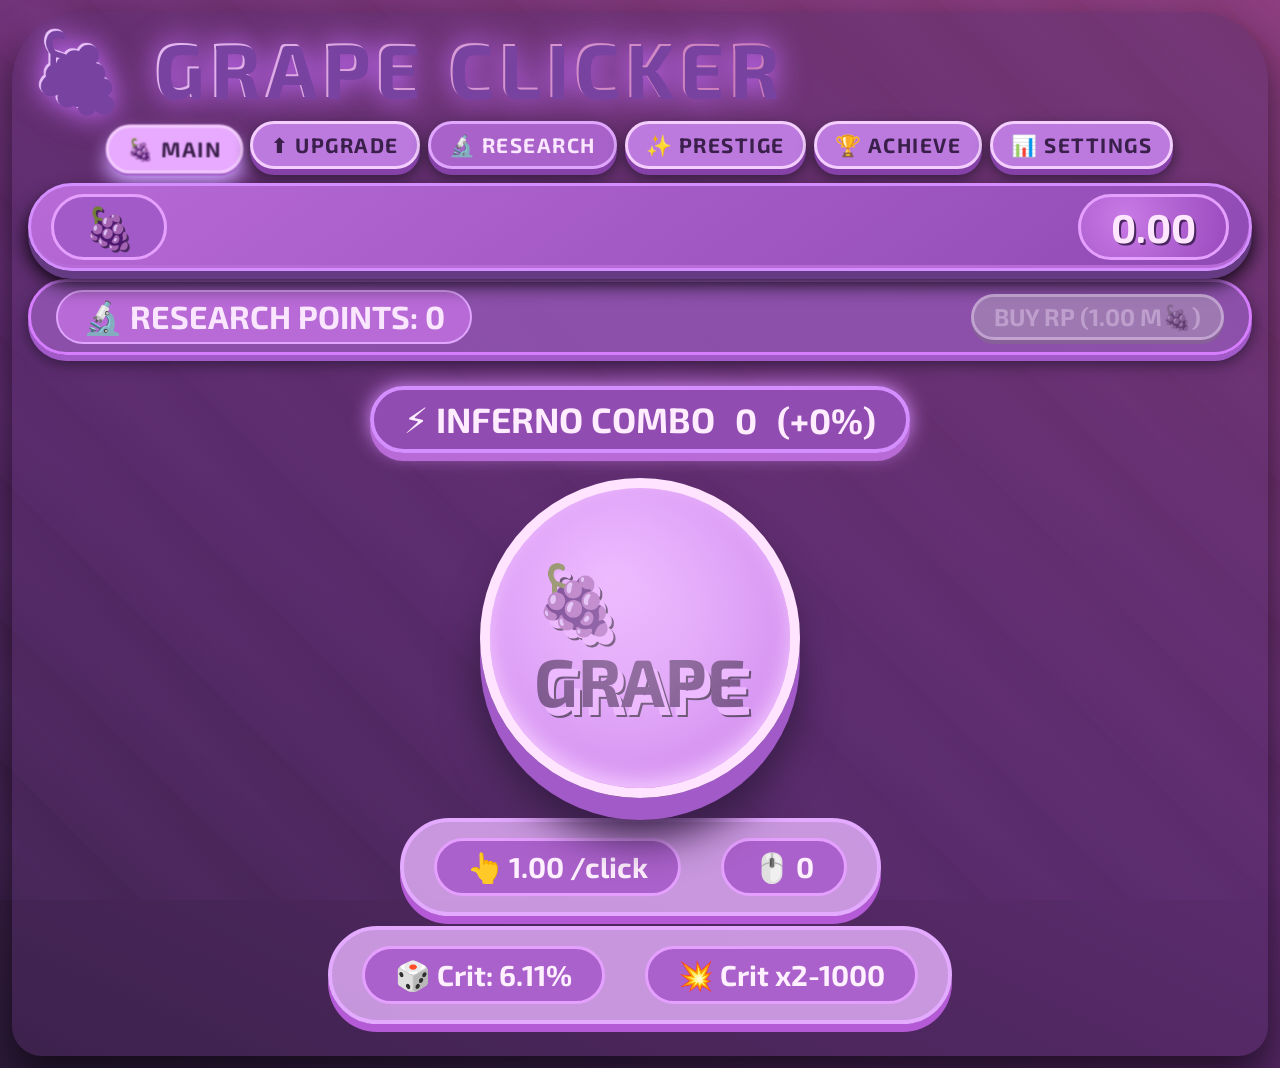
<file: grape.html>
<!DOCTYPE html>
<html lang="en">
<head>
    <meta charset="UTF-8">
    <meta name="viewport" content="width=device-width, initial-scale=1.0, user-scalable=no">
    <title>🍇 GRAPE CLICKER - RESEARCH EDITION</title>
    <link href="https://fonts.googleapis.com/css2?family=Exo+2:ital,wght@0,100..900;1,100..900&display=swap" rel="stylesheet">
    <style>
        * {
            box-sizing: border-box;
            user-select: none;
            font-family: 'Exo 2', 'Barlow', 'Segoe UI', Roboto, system-ui, sans-serif;
            margin: 0;
            padding: 0;
        }
        body {
            min-height: 100vh;
            width: 100vw;
            overflow-x: hidden;
            background: linear-gradient(25deg, #2d1b3a 0%, #5e2a6e 45%, #8b3c7a 100%);
            display: flex;
            flex-direction: column;
            padding: 12px;
            position: relative;
        }
        body::before {
            content: '';
            position: fixed;
            top: 0; left: 0; right: 0; bottom: 0;
            background: repeating-linear-gradient(45deg, rgba(160, 80, 200, 0.05) 0px, rgba(180, 100, 220, 0.08) 50px, transparent 100px);
            pointer-events: none;
            animation: drift 22s linear infinite;
            z-index: 0;
        }
        @keyframes drift {
            0% { transform: translateX(0) translateY(0); }
            100% { transform: translateX(3%) translateY(2%); }
        }
        .full-game {
            flex: 1;
            display: flex;
            flex-direction: column;
            max-width: 1500px;
            margin: 0 auto;
            width: 100%;
            position: relative;
            z-index: 2;
            backdrop-filter: blur(0px);
            border-radius: 70px 70px 30px 30px;
            background: rgba(85, 45, 105, 0.4);
            padding: 12px 16px;
            box-shadow: 0 20px 40px rgba(0,0,0,0.6);
        }
        .global-title h1 {
            font-weight: bold;
            font-size: 4.8rem;
            letter-spacing: 6px;
            color: #d48eff;
            text-shadow: 5px 5px 0 #8642a8, 8px 8px 0 #542a6a, 12px 12px 10px #2e1a3a;
            word-break: break-word;
            line-height: 1.1;
            background: linear-gradient(135deg, #eac6ff, #b84c8c);
            -webkit-background-clip: text;
            -webkit-text-fill-color: transparent;
            text-shadow: 2px 2px 0 #7842a0;
            margin-bottom: 5px;
            transition: 0.2s;
            filter: drop-shadow(0 0 15px #c96eff);
            animation: titleGlow 2s infinite alternate;
        }
        @keyframes titleGlow {
            0% { filter: drop-shadow(0 0 8px #d48eff); }
            100% { filter: drop-shadow(0 0 25px #eaaaff); }
        }
        .page-tabs {
            display: flex;
            gap: 8px;
            margin: 8px 0 14px;
            justify-content: center;
            flex-wrap: wrap;
        }
        .tab-btn {
            background: #bc7adf;
            border: 3px solid #f3ceff;
            color: #3a1f4a;
            font-weight: bold;
            font-size: 1.3rem;
            padding: 8px 18px;
            border-radius: 50px;
            box-shadow: 0 6px 0 #8642a8, 0 8px 16px #2a1a32;
            cursor: pointer;
            transition: 0.08s;
            text-transform: uppercase;
            letter-spacing: 1.5px;
            backdrop-filter: blur(4px);
        }
        .tab-btn.active {
            background: #e8aaff;
            transform: translateY(4px) scale(1.02);
            box-shadow: 0 2px 0 #a25ac9, 0 12px 20px #ce9eff;
            border-color: #f5ccff;
        }
        .tab-btn.research-tab {
            background: #a862ca;
            border-color: #e0a5ff;
            color: #fbe6ff;
        }
        .page { display: none; width: 100%; flex:1; flex-direction: column; }
        .page.active-page { display: flex; }
        .global-resource {
            background: #7845a0e0;
            backdrop-filter: blur(8px);
            border-radius: 50px;
            padding: 8px 20px;
            margin: 0 0 8px;
            display: flex;
            align-items: center;
            justify-content: space-between;
            border: 3px solid #d48eff;
            box-shadow: inset 0 -3px 0 #b86ad6, 0 8px 0 #643a82, 0 12px 20px black;
            color: #ffe6ff;
            font-weight: bold;
            font-size: 2.2rem;
            text-shadow: 2px 2px 0 #4a2660;
            background-image: linear-gradient(145deg, #b86ad6, #904ab3);
        }
        .global-resource .resource-icon { font-size: 2.5rem; background: #a25ac9; padding: 5px 30px; border-radius: 40px; border: 3px solid #e5a0ff; }
        .global-resource .resource-value {
            background: #5a2e7a;
            padding: 6px 30px;
            border-radius: 4rem;
            border: 3px solid #e5a0ff;
            font-size: 2.5rem;
            background-image: radial-gradient(circle at 30% 35%, #c87ae6, #9a4abd);
        }
        .research-points-bar {
            background: #9256b3dd;
            border-radius: 50px;
            padding: 8px 25px;
            margin: 0 0 16px;
            display: flex;
            align-items: center;
            justify-content: space-between;
            border: 3px solid #d67eff;
            box-shadow: 0 6px 0 #a25ac9, 0 8px 16px #2e1a3a;
            color: #fae6ff;
            font-size: 2rem;
            font-weight: bold;
        }
        .research-points-bar .rp-icon {
            background: #b86ad6;
            padding: 5px 25px;
            border-radius: 40px;
            border: 2px solid #e0a5ff;
        }
        .buy-rp-btn {
            background: #d48eff;
            border: 3px solid #fff0ff;
            padding: 5px 20px;
            border-radius: 40px;
            font-size: 1.5rem;
            cursor: pointer;
            box-shadow: 0 4px 0 #b45ad6;
            transition: 0.05s;
        }
        .buy-rp-btn:active {
            transform: translateY(4px);
            box-shadow: 0 1px 0 #b45ad6;
        }
        .buy-rp-btn.disabled {
            opacity: 0.5;
            pointer-events: none;
            filter: grayscale(0.8);
        }
        .main-click-area { display: flex; flex-direction: column; align-items: center; justify-content: center; flex:1; margin: 10px 0 20px; }
        .click-area {
            background: radial-gradient(circle at 40% 30%, #e6aaff, #bc6ae6);
            width: 320px; height: 320px;
            border-radius: 50%;
            display: flex; align-items: center; justify-content: center;
            box-shadow: 0 22px 0 #a25ac9, 0 40px 40px #351d44, inset 0 -8px 20px #f2c2ff;
            border: 10px solid #ffe3ff;
            transition: transform 0.06s, box-shadow 0.1s;
            cursor: pointer;
            font-size: 4.2rem; font-weight: bold; color: #4a2660; text-shadow: 6px 8px 0 #e6aaff, 8px 10px 0 #2c1a3a;
            margin: 10px 0 20px; position: relative; overflow: hidden;
            animation: pulse-glow 2.2s infinite alternate;
        }
        @keyframes pulse-glow {
            0% { box-shadow: 0 22px 0 #a25ac9, 0 40px 40px #351d44, inset 0 -8px 20px #f2c2ff, 0 0 10px #d48eff; }
            100% { box-shadow: 0 22px 0 #a25ac9, 0 45px 50px #351d44, inset 0 -8px 25px #ffe0ff, 0 0 35px #e9aaff; }
        }
        .click-area::after {
            content: ''; position: absolute; top: -60%; left: -60%; width: 220%; height: 220%;
            background: radial-gradient(circle, #fad6ff 10%, transparent 70%); opacity: 0.4; transform: rotate(30deg);
        }
        .click-area:active {
            transform: translateY(16px) scale(1.08);
            box-shadow: 0 6px 0 #b86ad6, 0 35px 35px #351d44, 0 0 60px #f0acff;
            transition: transform 0.03s;
        }
        .ripple-effect {
            position: absolute;
            border-radius: 50%;
            background: radial-gradient(circle, rgba(230, 170, 255, 0.8) 0%, rgba(200, 100, 255, 0.3) 50%, transparent 70%);
            transform: scale(0);
            animation: ripple-animation 0.5s ease-out;
            pointer-events: none;
            width: 100px;
            height: 100px;
            margin-left: -50px;
            margin-top: -50px;
        }
        @keyframes ripple-animation {
            from { transform: scale(0); opacity: 1; }
            to { transform: scale(4); opacity: 0; }
        }
        .click-flash {
            position: absolute;
            top: 0;
            left: 0;
            width: 100%;
            height: 100%;
            background: rgba(210, 130, 255, 0.6);
            animation: flash 0.2s ease-out;
            pointer-events: none;
            border-radius: 50%;
        }
        @keyframes flash {
            0% { opacity: 0.8; }
            100% { opacity: 0; }
        }
        .inline-stats {
            font-size: 1.8rem; background: #dba9f0dd; border-radius: 70px; padding: 16px 30px;
            border: 4px solid #e3aaff; display: flex; justify-content: center; gap: 40px;
            color: #3e1f52; font-weight: bold; flex-wrap: wrap; box-shadow: 0 8px 0 #b45ad6;
        }
        .inline-stats span { background: #a85ac9e0; color: #fff0ff; padding: 8px 30px; border-radius: 70px; border: 3px solid #e5a0ff; font-size: 1.8rem;}
        .combo-meter {
            background: #9a52bddd; border-radius: 70px; padding: 8px 30px; border: 4px solid #d48eff;
            font-size: 2.2rem; font-weight: bold; color: #ffecff; display: flex; align-items: center;
            gap: 20px; box-shadow: 0 8px 0 #b86ad6, 0 0 20px #da8eff; margin: 5px 0 15px; backdrop-filter: blur(3px);
        }
        .research-container {
            display: grid;
            grid-template-columns: repeat(auto-fit, minmax(320px, 1fr));
            gap: 20px;
            padding: 20px;
            background: #bc84d6e0;
            border-radius: 50px;
            border: 4px solid #d48eff;
            margin: 15px 0;
            max-height: 600px;
            overflow-y: auto;
        }
        .research-card {
            background: linear-gradient(145deg, #eac6ff, #cd8bf0);
            border-radius: 30px;
            padding: 20px;
            border: 3px solid #ffe6ff;
            box-shadow: 0 8px 0 #b86ad6, 0 10px 20px #2e1a3a;
            display: flex;
            flex-direction: column;
            gap: 10px;
        }
        .research-title {
            font-size: 1.8rem;
            font-weight: bold;
            color: #4a2660;
            text-shadow: 2px 2px 0 #e3aaff;
            border-bottom: 2px solid #c86ae6;
            padding-bottom: 5px;
        }
        .research-tier-list {
            font-size: 1.2rem;
            background: #bc6add;
            color: #ffe6ff;
            padding: 5px 10px;
            border-radius: 20px;
            display: inline-block;
        }
        .research-level {
            font-size: 1.4rem;
            background: #bc6add;
            color: #fff0ff;
            padding: 5px 15px;
            border-radius: 40px;
            display: inline-block;
            align-self: flex-start;
        }
        .research-desc {
            font-size: 1.2rem;
            color: #2e1a3a;
        }
        .research-current {
            font-size: 1.3rem;
            background: #d28cf0;
            color: #fff0ff;
            padding: 5px 10px;
            border-radius: 20px;
            text-align: center;
        }
        .research-cost {
            font-size: 1.5rem;
            background: #d28cf0;
            color: #fff0ff;
            padding: 8px 15px;
            border-radius: 40px;
            text-align: center;
            border: 2px solid #e5a0ff;
        }
        .research-btn {
            background: #d48eff;
            border: 3px solid #fff0ff;
            padding: 10px;
            border-radius: 40px;
            font-size: 1.4rem;
            font-weight: bold;
            cursor: pointer;
            box-shadow: 0 5px 0 #b45ad6;
            transition: 0.05s;
        }
        .research-btn:active {
            transform: translateY(5px);
            box-shadow: 0 1px 0 #b45ad6;
        }
        .research-btn.disabled {
            opacity: 0.5;
            pointer-events: none;
            filter: grayscale(0.8);
        }
        .research-max {
            background: #c07be2;
            color: #ffe6ff;
            padding: 10px;
            border-radius: 40px;
            text-align: center;
            font-size: 1.4rem;
            border: 2px solid #e5a0ff;
        }
        .achievements-panel { background: #bc7ed9e0; border-radius: 50px; padding: 20px; margin:15px 0; border:4px solid #e0a5ff; max-height:300px; overflow-y:auto; }
        .achievement-entry { background: #aa62cb; color:#ffe6ff; padding:8px 15px; margin:6px 0; border-radius:30px; display:flex; align-items:center; gap:12px; font-size:1.3rem; border:2px solid #e0a5ff;}
        .shop-grid { display: grid; grid-template-columns: repeat(auto-fit, minmax(170px, 1fr)); gap: 15px; margin: 20px 0; }
        .upgrade-card { background: linear-gradient(160deg, #f1d5ff, #d594f5); border-radius: 30px 30px 25px 25px; padding: 16px 4px 12px; border: 4px solid #ffe6ff; box-shadow: 0 10px 0 #b86ad6, 0 10px 20px #2a1a32; transition:0.08s; color:#471f5c; display:flex; flex-direction:column; align-items:center; position:relative; font-size:0.95rem;}
        .upgrade-card.disabled { opacity:0.4; filter:grayscale(0.8); pointer-events:none; box-shadow:0 6px 0 #b86ad6; transform:translateY(6px);}
        .upgrade-card.locked-tier { opacity:0.2; filter:grayscale(1); pointer-events:none;}
        .upgrade-card.prestige-locked { opacity:0.7; filter:grayscale(0.9); background:#b679d3; pointer-events:none;}
        .upgrade-icon { font-size: 2.8rem; }
        .upgrade-name { font-size:1.1rem; background:#ac64cce0; border-radius:30px; color:#fff0ff; padding:4px 12px; margin:5px 0; font-weight:bold; text-transform:uppercase; }
        .cost-display { background:#9e53bf; color:#fff0ff; padding:4px 15px; border-radius:40px; font-size:1.2rem; border:3px solid #e5a0ff; margin:6px 0; }
        .prestige-page-panel { background: #d494f0; border-radius: 70px; padding: 30px; border: 5px solid #f3ceff; box-shadow: 0 16px 0 #b45ad6, 0 15px 35px #2e1a3a;}
        .prestige-card { background: #bd78dce0; color: #fff0ff; padding: 30px; border-radius: 70px; font-size: 2rem; display:flex; flex-direction:column; align-items:center; gap:15px; border:4px solid #e0a5ff;}
        .prestige-big-btn { background: #f0acff; border:5px solid #fff0ff; padding:20px 60px; border-radius: 70px; font-weight:bold; font-size:2.5rem; box-shadow:0 12px 0 #b45ad6,0 12px 25px black; cursor:pointer; }
        .prestige-big-btn:active { transform:translateY(10px); box-shadow:0 5px 0 #b45ad6; }
        .prestige-big-btn.disabled { opacity:0.5; pointer-events:none; }
        .corn-btn { background:#d48eff; border:4px solid #fff0ff; padding:12px 30px; border-radius:70px; font-weight:bold; font-size:1.5rem; box-shadow:0 8px 0 #b45ad6; cursor:pointer; margin:0 5px;}
        .corn-btn:active { transform:translateY(5px); box-shadow:0 3px 0 #b45ad6;}
        .corn-btn.reset { background:#cf8cf0; }
        .floating-crit { position:fixed; font-weight:bold; color:#e6aaff; text-shadow:0 0 20px #c45eff,0 0 30px #da8eff; pointer-events:none; font-size:3.2rem; z-index:9999; animation:floatUp 0.9s ease-out forwards; white-space:nowrap;}
        @keyframes floatUp {
            0% { opacity:1; transform:translateY(0) scale(1); }
            100% { opacity:0; transform:translateY(-150px) scale(1.8); }
        }
        .floating-corn {
            position:fixed; font-weight:bold; color:#e6aaff; text-shadow:0 0 15px #d48eff; pointer-events:none; font-size:2.5rem; z-index:9999; animation:cornFloat 1s ease-out forwards;
        }
        @keyframes cornFloat {
            0% { opacity:1; transform:translateY(0) rotate(0deg); }
            100% { opacity:0; transform:translateY(-120px) rotate(20deg); }
        }
        .import-export-panel { display:flex; gap:10px; margin:15px 0; flex-wrap:wrap; justify-content:center;}
        .import-export-panel input { background:#9a4abde0; border:3px solid #e0a5ff; border-radius:70px; padding:12px 20px; font-size:1.2rem; color:#fff0ff; width:300px;}
        .star-compact { font-size:2.2rem; background:#b86ad6; padding:8px 25px; border-radius:50px; border:2px solid #e0a5ff; letter-spacing:2px;}
        .extra-stat { font-size:2rem; background:#f0d0ff; padding:18px; border-radius:70px; margin-top:20px; border:3px solid #eac6ff;}
        .offline-progress { background:#c986ea; color:#ffe6ff; padding:15px; border-radius:50px; margin:10px 0; text-align:center; font-size:1.5rem; border:3px solid #e0a5ff; }
        footer { font-size:1.2rem; color:#f5ceff; text-shadow:2px 2px 0 #4a2660;}
    </style>
</head>
<body>
<div class="full-game">
    <div class="global-title"><h1>🍇 GRAPE CLICKER</h1></div>
    <div class="page-tabs">
        <button class="tab-btn active" id="tabMain">🍇 MAIN</button>
        <button class="tab-btn" id="tabUpgrade">⬆️ UPGRADE</button>
        <button class="tab-btn research-tab" id="tabResearch">🔬 RESEARCH</button>
        <button class="tab-btn" id="tabPrestigePage">✨ PRESTIGE</button>
        <button class="tab-btn" id="tabAchievements">🏆 ACHIEVE</button>
        <button class="tab-btn" id="tabStats">📊 SETTINGS</button>
    </div>
    <div class="global-resource">
        <span class="resource-icon">🍇</span>
        <span class="resource-value" id="globalCornDisplay">0</span>
    </div>
    <div class="research-points-bar">
        <span class="rp-icon">🔬 RESEARCH POINTS: <span id="researchPointsDisplay">0</span></span>
        <span class="buy-rp-btn" id="buyResearchPointBtn">BUY RP (1M🍇)</span>
    </div>
    <div id="pageMain" class="page active-page">
        <div class="main-click-area">
            <div class="combo-meter"><span>⚡ INFERNO COMBO</span><span class="combo-value" id="comboDisplay">0</span><span id="comboPercentDisplay">(+0%)</span></div>
            <div class="click-area" id="clickButton">🍇<br>GRAPE</div>
            <div class="inline-stats"><span id="clickPowerStatMain">👆 1.0 /click</span><span id="totalClicksStatMain">🖱️ 0</span></div>
            <div class="inline-stats" style="margin-top:10px;"><span id="critChanceDisplay">🎲 Crit: 6.11%</span><span id="critMultDisplay">💥 Crit x2-1000</span></div>
        </div>
    </div>
    <div id="pageUpgrade" class="page"><div class="shop-grid" id="upgradeGrid"></div></div>
    <div id="pageResearch" class="page"><div class="research-container" id="researchContainer"></div></div>
    <div id="pagePrestige" class="page"><div class="prestige-page-panel"><div class="prestige-card"><div class="star-compact" id="prestigeStarsDisplay">0/10 ★</div><div style="font-size:2rem;">Base multiplier: <span id="prestigeMultDisplay">x1.000</span></div><div style="font-size:1.8rem;">With research: <span id="prestigeMultWithResearchDisplay">x1.000</span></div><div style="font-size:1.8rem;">next cost: <span id="prestigeCostDisplay">3.0M</span> 🍇</div><div style="font-size:1.8rem;">Cost after research: <span id="prestigeCostAfterResearchDisplay">3.0M</span> 🍇</div><button class="prestige-big-btn" id="prestigeBtn">✨ PRESTIGE ✨</button><div style="font-size:1.5rem;">√2 per star, max 10★ · 2 upgrades per star</div></div></div></div>
    <div id="pageAchievements" class="page"><div class="settings-panel" style="background:#c681e6e0; border-radius:50px; padding:20px;"><h2 style="font-size:2.5rem; color:#e0a5ff;">🏆 ACHIEVEMENTS</h2><div class="achievements-panel" id="achievementsList">loading...</div></div></div>
    <div id="pageStats" class="page"><div class="settings-panel" style="background:#e2b5f7e0; border-radius:50px; padding:25px;"><div class="totals-list" id="statsDetail">loading stats ...</div><div class="offline-progress" id="offlineProgressDisplay">⏰ Offline: 0 mins collected</div><div class="import-export-panel"><input type="text" id="importField" placeholder="paste save string" /><button class="corn-btn" id="exportBtn">📤 EXPORT</button><button class="corn-btn" id="importBtn">📥 IMPORT</button></div><div><button class="corn-btn" id="saveGameBtn">💾 SAVE</button><button class="corn-btn" id="loadGameBtn">📂 LOAD</button><button class="corn-btn reset" id="resetGameBtn">⚠️ RESET</button></div><div class="storage-info" id="saveStatus">📀 ready</div><div class="extra-stat" id="statsClickPower">⚡ click power: 0</div></div></div>
</div>
<script>
(function(){
let researchPoints=0;
const RESEARCH_POINT_BASE_COST=1e6;
const RESEARCH_POINT_COST_MULT=1.6;
const researchItems=[
{id:'costRed1',name:'🍇 TIER 1 COST REDUCTION',desc:'Reduces cost of GRAPE PICK and WINE PRESS',tierIndices:[0,1],tierNames:['GRAPE PICK','WINE PRESS'],type:'costReduction',maxLevel:10,costPerLevel:[1,2,3,4,5,6,7,8,9,10],level:0},
{id:'costRed2',name:'🍇 TIER 2 COST REDUCTION',desc:'Reduces cost of JUICER and FERMENTER',tierIndices:[2,3],tierNames:['JUICER','FERMENTER'],type:'costReduction',maxLevel:10,costPerLevel:[1,2,3,4,5,6,7,8,9,10],level:0},
{id:'costRed3',name:'🍇 TIER 3 COST REDUCTION',desc:'Reduces cost of VINEYARD and WINERY',tierIndices:[4,5],tierNames:['VINEYARD','WINERY'],type:'costReduction',maxLevel:10,costPerLevel:[1,2,3,4,5,6,7,8,9,10],level:0},
{id:'costRed4',name:'🍇 TIER 4 COST REDUCTION',desc:'Reduces cost of QUANTUM VINE and MIST CELLAR',tierIndices:[6,7],tierNames:['QUANTUM VINE','MIST CELLAR'],type:'costReduction',maxLevel:10,costPerLevel:[1,2,3,4,5,6,7,8,9,10],level:0},
{id:'costRed5',name:'🍇 TIER 5 COST REDUCTION',desc:'Reduces cost of GALACTIC VINEYARD and VOID HARVEST',tierIndices:[8,9],tierNames:['GALACTIC VINEYARD','VOID HARVEST'],type:'costReduction',maxLevel:10,costPerLevel:[1,2,3,4,5,6,7,8,9,10],level:0},
{id:'costRed6',name:'🍇 TIER 6 COST REDUCTION',desc:'Reduces cost of COSMIC JUICER and GRAPE QUEEN',tierIndices:[10,11],tierNames:['COSMIC JUICER','GRAPE QUEEN'],type:'costReduction',maxLevel:10,costPerLevel:[1,2,3,4,5,6,7,8,9,10],level:0},
{id:'costRed7',name:'🍇 TIER 7 COST REDUCTION',desc:'Reduces cost of STELLAR HARVEST and GRAPE REAPER',tierIndices:[12,13],tierNames:['STELLAR HARVEST','GRAPE REAPER'],type:'costReduction',maxLevel:10,costPerLevel:[1,2,3,4,5,6,7,8,9,10],level:0},
{id:'costRed8',name:'🍇 TIER 8 COST REDUCTION',desc:'Reduces cost of GRAPE ENGINE and STAR WINE',tierIndices:[14,15],tierNames:['GRAPE ENGINE','STAR WINE'],type:'costReduction',maxLevel:10,costPerLevel:[1,2,3,4,5,6,7,8,9,10],level:0},
{id:'costRed9',name:'🍇 TIER 9 COST REDUCTION',desc:'Reduces cost of COSMIC GRAPE and JABERRY',tierIndices:[16,17],tierNames:['COSMIC GRAPE','JABERRY'],type:'costReduction',maxLevel:10,costPerLevel:[1,2,3,4,5,6,7,8,9,10],level:0},
{id:'costRed10',name:'🍇 TIER 10 COST REDUCTION',desc:'Reduces cost of GRAPE NEXUS and DIVINE GRAPE',tierIndices:[18,19],tierNames:['GRAPE NEXUS','DIVINE GRAPE'],type:'costReduction',maxLevel:10,costPerLevel:[1,2,3,4,5,6,7,8,9,10],level:0},
{id:'costRed11',name:'🍇 TIER 11 COST REDUCTION',desc:'Reduces cost of GRAPE OVERLORD and GRAPE GOD',tierIndices:[20,21],tierNames:['GRAPE OVERLORD','GRAPE GOD'],type:'costReduction',maxLevel:10,costPerLevel:[1,2,3,4,5,6,7,8,9,10],level:0},
{id:'costRed12',name:'🍇 TIER 12 COST REDUCTION',desc:'Reduces cost of ETHEREAL GRAPE and AMADEUS',tierIndices:[22,23],tierNames:['ETHEREAL GRAPE','AMADEUS'],type:'costReduction',maxLevel:10,costPerLevel:[1,2,3,4,5,6,7,8,9,10],level:0},
{id:'autoClicker',name:'⚡ AUTO CLICKER',desc:'Generates 10% of click power per second idle',type:'autoClicker',maxLevel:10,costPerLevel:[2,3,5,7,10,13,17,22,28,35],level:0},
{id:'critChance',name:'🍀 CRIT CHANCE',desc:'+0.5% crit chance per level (max +5%)',type:'critChance',maxLevel:10,costPerLevel:[2,3,5,7,10,13,17,22,28,35],level:0},
{id:'critMult',name:'💥 CRIT MULTIPLIER',desc:'+0.1x to all crit multipliers per level',type:'critMult',maxLevel:10,costPerLevel:[2,3,5,7,10,13,17,22,28,35],level:0},
{id:'prestigeBonus',name:'✨ PRESTIGE BONUS',desc:'+0.05 to prestige multiplier per level',type:'prestigeBonus',maxLevel:10,costPerLevel:[2,3,5,7,10,13,17,22,28,35],level:0},
{id:'prestigeCostRed',name:'💰 PRESTIGE COST REDUCTION',desc:'-10% prestige cost per level',type:'prestigeCostReduction',maxLevel:10,costPerLevel:[2,3,5,7,10,13,17,22,28,35],level:0},
{id:'offlineLength',name:'⏰ OFFLINE TIME',desc:'+30 minutes offline earnings (requires Auto Clicker lv1)',type:'offlineLength',maxLevel:10,costPerLevel:[2,3,5,7,10,13,17,22,28,35],level:0}
];
let prestigeLevel=0;
const MAX_PRESTIGE=10;
const PRESTIGE_BASE_COST=3e6;
const PRESTIGE_COST_GROWTH=400;
let corn=0,totalManualClicks=0,lastOfflineTime=Date.now(),pageLoadTime=Date.now();
let combo=0,MAX_COMBO=50,COMBO_DECAY_MS=350,comboTimer=null,lastClickTime=0;
const upgrades=[
{id:'grapePick',name:'GRAPE PICK',icon:'🍇',basePower:1,baseCost:20,desc:'+1/click'},
{id:'winePress',name:'WINE PRESS',icon:'🍷',basePower:12,baseCost:400,desc:'+12/click'},
{id:'juicer',name:'JUICER',icon:'🧃',basePower:140,baseCost:8000,desc:'+140/click'},
{id:'fermenter',name:'FERMENTER',icon:'⚗️',basePower:1700,baseCost:160000,desc:'+1700/click'},
{id:'vineyard',name:'VINEYARD',icon:'🌿',basePower:20000,baseCost:3200000,desc:'+20k/click'},
{id:'winery',name:'WINERY',icon:'🏺',basePower:240000,baseCost:64000000,desc:'+240k/click'},
{id:'quantumVine',name:'QUANTUM VINE',icon:'🔮',basePower:2900000,baseCost:1280000000,desc:'+2.9M/click'},
{id:'mistCellar',name:'MIST CELLAR',icon:'💨',basePower:35000000,baseCost:25600000000,desc:'+35M/click'},
{id:'galacticVineyard',name:'GALACTIC VINEYARD',icon:'🌌',basePower:450000000,baseCost:512000000000,desc:'+450M/click'},
{id:'voidHarvest',name:'VOID HARVEST',icon:'👾',basePower:5600000000,baseCost:10240000000000,desc:'+5.6B/click'},
{id:'cosmicJuicer',name:'COSMIC JUICER',icon:'🛸',basePower:72000000000,baseCost:204800000000000,desc:'+72B/click'},
{id:'grapeQueen',name:'GRAPE QUEEN',icon:'👑',basePower:900000000000,baseCost:4096000000000000,desc:'+900B/click'},
{id:'stellarHarvest',name:'STELLAR HARVEST',icon:'🌠',basePower:12000000000000,baseCost:81920000000000000,desc:'+12T/click'},
{id:'grapeReaper',name:'GRAPE REAPER',icon:'☄️',basePower:150000000000000,baseCost:1630000000000000000,desc:'+150T/click'},
{id:'grapeEngine',name:'GRAPE ENGINE',icon:'🌀',basePower:2000000000000000,baseCost:32700000000000000000,desc:'+2Qa/click'},
{id:'starWine',name:'STAR WINE',icon:'⭐',basePower:25000000000000000,baseCost:655000000000000000000,desc:'+25Qa/click'},
{id:'cosmicGrape',name:'COSMIC GRAPE',icon:'🐋',basePower:300000000000000000,baseCost:13100000000000000000000,desc:'+300Qa/click'},
{id:'jaberry',name:'JABERRY',icon:'👤',basePower:3600000000000000000,baseCost:262000000000000000000000,desc:'+3.6Qi/click'},
{id:'grapeNexus',name:'GRAPE NEXUS',icon:'🌐',basePower:50000000000000000000,baseCost:5240000000000000000000000,desc:'+50 Qi/click'},
{id:'divineGrape',name:'DIVINE GRAPE',icon:'✨',basePower:650000000000000000000,baseCost:104850000000000000000000000,desc:'+650 Qi/click'},
{id:'grapeOverlord',name:'GRAPE OVERLORD',icon:'👁️',basePower:8000000000000000000000,baseCost:2090000000000000000000000000,desc:'+8 Sx/click'},
{id:'grapeGod',name:'GRAPE GOD',icon:'🗿',basePower:105000000000000000000000,baseCost:41800000000000000000000000000,desc:'+105 Sx/click'},
{id:'etherealGrape',name:'ETHEREAL GRAPE',icon:'🌀',basePower:1.30e24,baseCost:8.25e29,desc:'+1.30 Sp/click'},
{id:'amadeus',name:'AMADEUS',icon:'🎼',basePower:1.6e25,baseCost:1.65e31,desc:'+16 Sp/click'}
];
let levels={}; upgrades.forEach(u=>levels[u.id]=0);
function getCostReductionForUpgrade(index){let r=1;for(let res of researchItems)if(res.type==='costReduction'&&res.tierIndices&&res.tierIndices.includes(index))r*=Math.pow(0.94,res.level);return r;}
function getNextCost(upgrade,index){let lvl=levels[upgrade.id];let base=upgrade.baseCost*Math.pow(1.32,lvl);let reduction=getCostReductionForUpgrade(index);return Math.floor(base*reduction);}
function getPrestigeCost(){if(prestigeLevel>=MAX_PRESTIGE)return Infinity;let baseCost=PRESTIGE_BASE_COST*Math.pow(PRESTIGE_COST_GROWTH,prestigeLevel);let reduction=Math.pow(0.9,researchItems[16].level);return Math.floor(baseCost*reduction);}
let autoClickerInterval=null;
function startAutoClicker(){if(autoClickerInterval)clearInterval(autoClickerInterval);let autoLevel=researchItems[12].level;if(autoLevel>0)autoClickerInterval=setInterval(()=>{let autoPower=baseClickPower()*0.1*autoLevel*comboMultiplier();corn+=autoPower;spawnFloatingCorn('⚡ '+formatNumber(autoPower),'#e6aaff');fullRefresh();},1000);}
function spawnFloatingCorn(msg,col){let d=document.createElement('div');d.className='floating-corn';d.innerText=msg;d.style.left=(Math.random()*60+20)+'%';d.style.top='50%';d.style.color=col;document.body.appendChild(d);setTimeout(()=>d.remove(),800);}
function comboPercent(){return Math.min(combo*2,100);}
function comboMultiplier(){return 1+comboPercent()/100;}
function increaseCombo(){combo=Math.min(combo+1,MAX_COMBO);resetComboTimer();updateComboUI();}
function resetComboTimer(){if(comboTimer)clearTimeout(comboTimer);comboTimer=setTimeout(()=>{combo=0;updateComboUI();comboTimer=null;},COMBO_DECAY_MS);}
function updateComboUI(){let el=document.getElementById('comboDisplay');if(el)el.innerText=combo;let pct=document.getElementById('comboPercentDisplay');if(pct)pct.innerText=`(+${comboPercent()}%)`;}
function getCritChance(){let base=6.11;let bonus=(researchItems[13]?.level||0)*0.5;return base+bonus;}
function getCritMultiplier(){let r=Math.random()*100;let chance=getCritChance();let bonus=(researchItems[14]?.level||0)*0.1;if(r<0.01)return 1000+bonus*1000;if(r<0.11)return 25+bonus*25;if(r<1.11)return 5+bonus*5;if(r<6.11)return 2+bonus*2;return 1;}
function spawnFloatingText(msg,isCrit){let d=document.createElement('div');d.className='floating-crit';d.innerText=msg;d.style.left=(Math.random()*60+20)+'%';d.style.top='50%';document.body.appendChild(d);setTimeout(()=>d.remove(),800);}
function addClickEffect(e){let area=document.getElementById('clickButton');let rect=area.getBoundingClientRect();let x=e.clientX-rect.left,y=e.clientY-rect.top;let rip=document.createElement('div');rip.className='ripple-effect';rip.style.left=x+'px';rip.style.top=y+'px';area.appendChild(rip);let flash=document.createElement('div');flash.className='click-flash';area.appendChild(flash);setTimeout(()=>{rip.remove();flash.remove();},500);}
function isUpgradeUnlockedByTier(idx){if(idx<2)return true;let requiredId=upgrades[idx-1].id;return levels[requiredId]>=1;}
function isUpgradeVisibleByPrestige(idx){return idx<4+2*prestigeLevel;}
function getPowerFor(up){let lvl=levels[up.id];if(lvl===0)return 0;return up.basePower*Math.pow(1.25,lvl-1);}
function baseClickPower(){let sum=1;for(let u of upgrades)sum+=getPowerFor(u);return sum;}
function getPrestigeMultiplier(){return Math.pow(Math.SQRT2,prestigeLevel)+(researchItems[15]?.level||0)*0.05;}
function totalClickPower(){return baseClickPower()*getPrestigeMultiplier()*comboMultiplier();}
function getNextResearchPointCost(){return RESEARCH_POINT_BASE_COST*Math.pow(RESEARCH_POINT_COST_MULT,researchPoints);}
function buyResearchPoint(){if(prestigeLevel<1){alert('❌ Need at least 1 prestige star to buy research points!');return;}let cost=getNextResearchPointCost();if(corn>=cost){corn-=cost;researchPoints++;document.getElementById('globalCornDisplay').innerText=formatNumber(corn);document.getElementById('researchPointsDisplay').innerText=researchPoints;let btn=document.getElementById('buyResearchPointBtn');btn.innerHTML=`BUY RP (${formatNumber(getNextResearchPointCost())}🍇)`;updateBuyRPButton();saveGame();spawnFloatingText('🔬 RP +1',false);}else alert(`Need ${formatNumber(cost)} grapes!`);}
function updateBuyRPButton(){let btn=document.getElementById('buyResearchPointBtn');if(!btn)return;btn.innerHTML=`BUY RP (${formatNumber(getNextResearchPointCost())}🍇)`;if(prestigeLevel<1){btn.classList.add('disabled');btn.title='Requires at least 1 prestige star';}else{btn.classList.remove('disabled');btn.title='';}}
function buyResearch(idx){let r=researchItems[idx];if(r.level>=r.maxLevel)return;let cost=r.costPerLevel[r.level];if(researchPoints<cost){alert(`Need ${cost} research points!`);return;}if(idx===17&&researchItems[12].level===0){alert('❌ Need Auto Clicker level 1 first!');return;}researchPoints-=cost;r.level++;if(idx===12)startAutoClicker();fullRefresh();saveGame();spawnFloatingText('🔬 Research complete!',false);}
function renderResearch(){let cont=document.getElementById('researchContainer');if(!cont)return;let html='';for(let i=0;i<=11;i++){let r=researchItems[i];let nextCost=r.level<r.maxLevel?r.costPerLevel[r.level]:null;html+=`<div class="research-card"><div class="research-title">${r.name}</div><div class="research-tier-list">📋 ${r.tierNames.join(' & ')}</div><div class="research-level">Level ${r.level}/${r.maxLevel}</div><div class="research-desc">${r.desc}</div><div class="research-current">Current: -${(100-Math.pow(94,r.level)).toFixed(1)}% cost</div>${r.level<r.maxLevel?`<div class="research-cost">Cost: ${nextCost} RP</div><div class="research-btn" onclick="window.buyResearch(${i})">UPGRADE</div>`:`<div class="research-max">MAX LEVEL</div>`}</div>`;}for(let i=12;i<researchItems.length;i++){let r=researchItems[i];let nextCost=r.level<r.maxLevel?r.costPerLevel[r.level]:null;let cur='';if(i===12)cur=`Current: ${r.level*10}% of click/sec`;else if(i===13)cur=`Current: ${(6.11+r.level*0.5).toFixed(2)}% crit chance`;else if(i===14)cur=`Current: +${r.level*0.1}x crit mult`;else if(i===15)cur=`Current: +${r.level*0.05} to prestige mult`;else if(i===16)cur=`Current: -${r.level*10}% prestige cost`;else if(i===17)cur=`Current: +${r.level*30} mins offline`;html+=`<div class="research-card"><div class="research-title">${r.name}</div><div class="research-level">Level ${r.level}/${r.maxLevel}</div><div class="research-desc">${r.desc}</div><div class="research-current">${cur}</div>${r.level<r.maxLevel?`<div class="research-cost">Cost: ${nextCost} RP</div><div class="research-btn" onclick="window.buyResearch(${i})">UPGRADE</div>`:`<div class="research-max">MAX LEVEL</div>`}${i===17&&researchItems[12].level===0?'<div style="color:red; font-weight:bold;">🔒 Requires Auto Clicker lv1</div>':''}</div>`;}cont.innerHTML=html;}
function calculateOfflineProgress(){let now=Date.now();let timeSinceLoad=now-pageLoadTime;if(lastOfflineTime&&lastOfflineTime<pageLoadTime){let diffSeconds=Math.floor((pageLoadTime-lastOfflineTime)/1000);if(diffSeconds>5){let offlineLevel=researchItems[17].level;let autoLevel=researchItems[12].level;if(offlineLevel>0&&autoLevel>0){let maxOfflineSeconds=offlineLevel*30*60;let secondsToCollect=Math.min(diffSeconds,maxOfflineSeconds);if(secondsToCollect>0){let powerPerSecond=baseClickPower()*0.1*autoLevel;let offlineEarned=powerPerSecond*secondsToCollect;corn+=offlineEarned;document.getElementById('offlineProgressDisplay').innerHTML=`⏰ Offline: +${formatNumber(offlineEarned)} grapes collected (${Math.floor(secondsToCollect/60)}m ${secondsToCollect%60}s)`;spawnFloatingText('⏰ Offline earnings!',false);}}}lastOfflineTime=now;}}
let achievements=[{id:'click1',name:'First Steps',desc:'Click once',icon:'🖱️',condition:()=>totalManualClicks>=1},{id:'click100',name:'Clicker',desc:'100 clicks',icon:'🖱️',condition:()=>totalManualClicks>=100},{id:'click1k',name:'Serious Clicker',desc:'1,000 clicks',icon:'🖱️',condition:()=>totalManualClicks>=1000},{id:'click10k',name:'Grape Maniac',desc:'10,000 clicks',icon:'🖱️',condition:()=>totalManualClicks>=10000},{id:'click100k',name:'Legendary Clicker',desc:'100,000 clicks',icon:'🖱️',condition:()=>totalManualClicks>=100000},{id:'upgrade1',name:'First Purchase',desc:'Buy first upgrade',icon:'⬆️',condition:()=>Object.values(levels).some(lvl=>lvl>=1)},{id:'upgrade3',name:'Getting Started',desc:'Own 3 upgrades',icon:'⬆️',condition:()=>Object.values(levels).filter(lvl=>lvl>=1).length>=3},{id:'upgrade10',name:'Tenth upgrade',desc:'Own 10 upgrades',icon:'⬆️',condition:()=>Object.values(levels).filter(lvl=>lvl>=1).length>=10},{id:'upgrade15',name:'Upgrade collector',desc:'Own 15 upgrades',icon:'⬆️',condition:()=>Object.values(levels).filter(lvl=>lvl>=1).length>=15},{id:'prestige1',name:'New Beginning',desc:'Prestige once',icon:'✨',condition:()=>prestigeLevel>=1},{id:'prestige3',name:'Third Times',desc:'Prestige 3 times',icon:'✨',condition:()=>prestigeLevel>=3},{id:'prestige5',name:'Star Collector',desc:'Prestige 5 times',icon:'✨',condition:()=>prestigeLevel>=5},{id:'prestige7',name:'Grape Deity',desc:'Prestige 7 times',icon:'👑',condition:()=>prestigeLevel>=7},{id:'prestige10',name:'Transcendent',desc:'Reach 10★',icon:'👑',condition:()=>prestigeLevel>=10},{id:'combo25',name:'Combo Starter',desc:'Reach 25 combo',icon:'⚡',condition:()=>combo>=25},{id:'combo50',name:'Combo Master',desc:'Reach 50 combo',icon:'⚡',condition:()=>combo>=50},{id:'research1',name:'Researcher',desc:'Buy first research',icon:'🔬',condition:()=>researchItems.some(r=>r.level>0)},{id:'research5',name:'Scientist',desc:'Own 5 research levels',icon:'🔬',condition:()=>researchItems.reduce((s,r)=>s+r.level,0)>=5},{id:'research20',name:'Professor',desc:'Own 20 research levels',icon:'🔬',condition:()=>researchItems.reduce((s,r)=>s+r.level,0)>=20},{id:'research50',name:'Nobel Prize',desc:'Own 50 research levels',icon:'🔬',condition:()=>researchItems.reduce((s,r)=>s+r.level,0)>=50},{id:'research100',name:'Research Master',desc:'Own 100 research levels',icon:'🔬',condition:()=>researchItems.reduce((s,r)=>s+r.level,0)>=100},{id:'crit25',name:'Lucky!',desc:'Get a 25x critical',icon:'🍀',condition:()=>false},{id:'crit1000',name:'ONE IN A MILLION',desc:'Get a 1000x critical',icon:'💀',condition:()=>false}];
let unlockedAchievements=[];
function checkAchievements(){let changed=false;achievements.forEach(ach=>{if(!unlockedAchievements.includes(ach.id)&&ach.condition()){unlockedAchievements.push(ach.id);changed=true;spawnFloatingText('🏆 '+ach.name,true);}});if(changed)renderAchievements();}
function checkCrit25(){if(!unlockedAchievements.includes('crit25')){unlockedAchievements.push('crit25');renderAchievements();spawnFloatingText('🏆 Lucky!',true);}}
function checkCrit1000(){if(!unlockedAchievements.includes('crit1000')){unlockedAchievements.push('crit1000');renderAchievements();spawnFloatingText('🏆 ONE IN A MILLION',true);}}
function renderAchievements(){let cont=document.getElementById('achievementsList');if(!cont)return;let html='';achievements.forEach(ach=>{let unlocked=unlockedAchievements.includes(ach.id);html+=`<div class="achievement-entry" style="${unlocked?'':'opacity:0.6;'}"><span class="achievement-icon">${ach.icon}</span><span class="achievement-desc"><b>${ach.name}</b>: ${ach.desc}</span><span class="achievement-reward">${unlocked?'✅':'🔒'}</span></div>`;});cont.innerHTML=html;}
function formatNumber(num){if(num===Infinity)return '∞';if(num>=1e30)return num.toExponential(2);let suf=['','K','M','B','T','Qa','Qi','Sx','Sp','Oc','Nn','Dc'];let t=0;while(num>=1000&&t<suf.length-1){num/=1000;t++;}let fixed=(num<10&&num>-10)?num.toFixed(2):num.toFixed(1);if(fixed.endsWith('.0'))fixed=fixed.slice(0,-2);return fixed+' '+suf[t];}
let upgradeGrid=document.getElementById('upgradeGrid');
function renderUpgrades(){upgradeGrid.innerHTML='';upgrades.forEach((up,idx)=>{let lvl=levels[up.id];let cost=getNextCost(up,idx);let power=getPowerFor(up);let tierUnlocked=isUpgradeUnlockedByTier(idx);let visible=isUpgradeVisibleByPrestige(idx);let cardClass='upgrade-card';if(!visible)cardClass+=' prestige-locked';else if(!tierUnlocked)cardClass+=' locked-tier';else if(corn<cost)cardClass+=' disabled';let card=document.createElement('div');card.className=cardClass;card.dataset.id=up.id;if(!visible){card.innerHTML=`<div class="upgrade-icon">❓</div><div class="upgrade-name">????</div><div class="upgrade-level">prestige ★</div>`;upgradeGrid.appendChild(card);return;}let iconHtml=`<div class="upgrade-icon">${up.icon}</div>`;let powerDisplay=(lvl===0)?'locked':`+${formatNumber(power)}/click`;let nextPower=(lvl===0)?up.basePower:up.basePower*Math.pow(1.25,lvl);let nextPowerStr=`next +${formatNumber(nextPower)}`;let originalCost=up.baseCost*Math.pow(1.32,lvl);let discount=(1-cost/originalCost)*100;let discountText=discount>0.1?` (-${discount.toFixed(0)}%)`:'';card.innerHTML=`${iconHtml}<div class="upgrade-name">${up.name}</div><div class="upgrade-level">lvl ${lvl}</div><div class="upgrade-desc">${powerDisplay}</div><div class="cost-display">🍇 ${formatNumber(cost)}${discountText}</div><div class="preview-note">${nextPowerStr}</div>`;if(visible&&tierUnlocked)card.addEventListener('click',(e)=>{e.stopPropagation();buyUpgrade(up.id,idx);});upgradeGrid.appendChild(card);});}
function buyUpgrade(id,idx){let up=upgrades.find(u=>u.id===id);if(!up)return;let cost=getNextCost(up,idx);if(corn>=cost){corn-=cost;levels[id]+=1;fullRefresh();checkAchievements();saveGame();}}
function performPrestige(){if(prestigeLevel>=MAX_PRESTIGE){alert('Maximum prestige (10★) reached!');return;}let cost=getPrestigeCost();if(corn<cost){alert(`Need ${formatNumber(cost)} grapes`);return;}corn=0;upgrades.forEach(u=>levels[u.id]=0);prestigeLevel++;combo=0;updateComboUI();fullRefresh();saveGame();checkAchievements();updateBuyRPButton();alert(`✨ Prestiged to ${prestigeLevel} ★ · mult x${getPrestigeMultiplier().toFixed(3)}`);}
function handleClick(e){e.preventDefault();addClickEffect(e);let now=Date.now();if(now-lastClickTime<=COMBO_DECAY_MS+50)increaseCombo();else{combo=1;resetComboTimer();}lastClickTime=now;updateComboUI();let pureBase=baseClickPower()*getPrestigeMultiplier();let critMult=getCritMultiplier();if(critMult===25)checkCrit25();if(critMult===1000)checkCrit1000();let gain=pureBase*critMult*comboMultiplier();corn+=gain;totalManualClicks++;if(critMult>1){let msg=critMult>=1000?'💀1000x💀':critMult>=25?'🔥25x🔥':critMult>=5?'⚡5x⚡':'2x';spawnFloatingText(msg,critMult>=5);}else{spawnFloatingCorn('+'+formatNumber(gain),'#e6aaff');}checkAchievements();fullRefresh();}
function fullRefresh(){document.getElementById('globalCornDisplay').innerText=formatNumber(corn);document.getElementById('researchPointsDisplay').innerText=researchPoints;let clickPow=totalClickPower();document.getElementById('clickPowerStatMain').innerHTML=`👆 ${formatNumber(clickPow)} /click`;document.getElementById('totalClicksStatMain').innerHTML=`🖱️ ${totalManualClicks}`;document.getElementById('critChanceDisplay').innerHTML=`🎲 Crit: ${getCritChance().toFixed(2)}%`;document.getElementById('critMultDisplay').innerHTML=`💥 Crit x2-${(1000+(researchItems[14]?.level||0)*100).toFixed(0)}`;document.getElementById('prestigeStarsDisplay').innerHTML=`${prestigeLevel}/${MAX_PRESTIGE} ★`;document.getElementById('prestigeMultDisplay').innerText=`x${Math.pow(Math.SQRT2,prestigeLevel).toFixed(3)}`;document.getElementById('prestigeMultWithResearchDisplay').innerText=`x${getPrestigeMultiplier().toFixed(3)}`;let nextCost=getPrestigeCost();let baseCost=PRESTIGE_BASE_COST*Math.pow(PRESTIGE_COST_GROWTH,prestigeLevel);document.getElementById('prestigeCostDisplay').innerText=isFinite(baseCost)?formatNumber(baseCost):'MAX';document.getElementById('prestigeCostAfterResearchDisplay').innerText=isFinite(nextCost)?formatNumber(nextCost):'MAX';updateBuyRPButton();renderUpgrades();renderResearch();let statDiv=document.getElementById('statsDetail');if(statDiv){let totalResLevels=researchItems.reduce((s,r)=>s+r.level,0);statDiv.innerHTML=`<b>🍇 GRAPES:</b> ${formatNumber(corn)}<br><b>🖱️ CLICKS:</b> ${totalManualClicks}<br><b>⚡ COMBO:</b> ${combo} (${comboPercent()}%)<br><b>✨ PRESTIGE:</b> ${prestigeLevel} ★ (x${getPrestigeMultiplier().toFixed(3)})<br><b>🔬 RESEARCH POINTS:</b> ${researchPoints}<br><b>🔬 RESEARCH LEVELS:</b> ${totalResLevels}/180<br><b>🏆 ACHIEVEMENTS:</b> ${unlockedAchievements.length}/${achievements.length}<br><b>⬆️ UPGRADES OWNED:</b> ${Object.values(levels).filter(l=>l>=1).length}<br><br><b>⬆️ UPGRADE DETAILS:</b><br>`;upgrades.forEach((u,idx)=>{if(isUpgradeVisibleByPrestige(idx)||levels[u.id]>0)statDiv.innerHTML+=`&nbsp;&nbsp;${u.icon} ${u.name}: lvl ${levels[u.id]} (${formatNumber(getPowerFor(u))}/click)<br>`;});statDiv.innerHTML+=`<br><b>🔁 TOTAL /CLICK:</b> ${formatNumber(clickPow)}`;}document.getElementById('statsClickPower').innerHTML=`⚡ click power: ${formatNumber(clickPow)}`;updateComboUI();renderAchievements();}
function saveGame(){let saveObj={corn,totalManualClicks,levels,prestigeLevel,unlockedAchievements,researchPoints,researchLevels:researchItems.map(r=>r.level),lastOfflineTime,version:'grape2.0'};localStorage.setItem('grapeResearchSave',JSON.stringify(saveObj));document.getElementById('saveStatus').innerText='✅ saved '+new Date().toLocaleTimeString();}
function loadGame(){let raw=localStorage.getItem('grapeResearchSave');if(!raw){document.getElementById('saveStatus').innerText='❌ no save';return;}try{let loaded=JSON.parse(raw);corn=loaded.corn??0;totalManualClicks=loaded.totalManualClicks??0;prestigeLevel=Math.min(loaded.prestigeLevel??0,MAX_PRESTIGE);researchPoints=loaded.researchPoints??0;if(loaded.levels){upgrades.forEach(u=>levels[u.id]=0);for(let[id,lvl]of Object.entries(loaded.levels))if(levels.hasOwnProperty(id))levels[id]=lvl;}if(loaded.researchLevels)loaded.researchLevels.forEach((lvl,idx)=>{if(researchItems[idx])researchItems[idx].level=lvl;});unlockedAchievements=loaded.unlockedAchievements||[];lastOfflineTime=loaded.lastOfflineTime||Date.now();combo=0;updateComboUI();startAutoClicker();fullRefresh();document.getElementById('saveStatus').innerText='📀 loaded';}catch(e){document.getElementById('saveStatus').innerText='⚠️ error';}}
function resetGame(){if(confirm('Reset all progress?')){corn=0;totalManualClicks=0;prestigeLevel=0;combo=0;researchPoints=0;upgrades.forEach(u=>levels[u.id]=0);researchItems.forEach(r=>r.level=0);unlockedAchievements=[];lastOfflineTime=Date.now();if(autoClickerInterval)clearInterval(autoClickerInterval);fullRefresh();document.getElementById('saveStatus').innerText='♻️ reset';}}
function exportGame(){let saveObj={corn,totalManualClicks,levels,prestigeLevel,unlockedAchievements,researchPoints,researchLevels:researchItems.map(r=>r.level),version:'grapeExport'};document.getElementById('importField').value=JSON.stringify(saveObj);document.getElementById('saveStatus').innerText='📤 export string ready';}
function importGame(){let raw=document.getElementById('importField').value.trim();if(!raw)return;try{let loaded=JSON.parse(raw);corn=loaded.corn??0;totalManualClicks=loaded.totalManualClicks??0;prestigeLevel=Math.min(loaded.prestigeLevel??0,MAX_PRESTIGE);researchPoints=loaded.researchPoints??0;if(loaded.levels){upgrades.forEach(u=>levels[u.id]=0);for(let[id,lvl]of Object.entries(loaded.levels))if(levels.hasOwnProperty(id))levels[id]=lvl;}if(loaded.researchLevels)loaded.researchLevels.forEach((lvl,idx)=>{if(researchItems[idx])researchItems[idx].level=lvl;});unlockedAchievements=loaded.unlockedAchievements||[];combo=0;updateComboUI();startAutoClicker();fullRefresh();document.getElementById('saveStatus').innerText='📦 import success';saveGame();}catch(e){document.getElementById('saveStatus').innerText='❌ invalid import';}}
setInterval(saveGame,15000);
let mainPage=document.getElementById('pageMain'),upgradePage=document.getElementById('pageUpgrade'),researchPage=document.getElementById('pageResearch'),prestigePage=document.getElementById('pagePrestige'),achievementsPage=document.getElementById('pageAchievements'),statsPage=document.getElementById('pageStats');
let tabMain=document.getElementById('tabMain'),tabUpgrade=document.getElementById('tabUpgrade'),tabResearch=document.getElementById('tabResearch'),tabPrestige=document.getElementById('tabPrestigePage'),tabAchievements=document.getElementById('tabAchievements'),tabStats=document.getElementById('tabStats');
function setActivePage(active){[mainPage,upgradePage,researchPage,prestigePage,achievementsPage,statsPage].forEach(p=>p.classList.remove('active-page'));[tabMain,tabUpgrade,tabResearch,tabPrestige,tabAchievements,tabStats].forEach(t=>t.classList.remove('active'));if(active==='main'){mainPage.classList.add('active-page');tabMain.classList.add('active');}else if(active==='upgrade'){upgradePage.classList.add('active-page');tabUpgrade.classList.add('active');renderUpgrades();}else if(active==='research'){researchPage.classList.add('active-page');tabResearch.classList.add('active');renderResearch();}else if(active==='prestige'){prestigePage.classList.add('active-page');tabPrestige.classList.add('active');fullRefresh();}else if(active==='achievements'){achievementsPage.classList.add('active-page');tabAchievements.classList.add('active');renderAchievements();}else if(active==='stats'){statsPage.classList.add('active-page');tabStats.classList.add('active');}fullRefresh();}
tabMain.addEventListener('click',()=>setActivePage('main'));tabUpgrade.addEventListener('click',()=>setActivePage('upgrade'));tabResearch.addEventListener('click',()=>setActivePage('research'));tabPrestige.addEventListener('click',()=>setActivePage('prestige'));tabAchievements.addEventListener('click',()=>setActivePage('achievements'));tabStats.addEventListener('click',()=>setActivePage('stats'));
document.getElementById('clickButton').addEventListener('click',handleClick);document.getElementById('clickButton').addEventListener('touchstart',(e)=>{e.preventDefault();handleClick(e);},{passive:false});
document.getElementById('prestigeBtn').addEventListener('click',performPrestige);document.getElementById('buyResearchPointBtn').addEventListener('click',buyResearchPoint);
document.getElementById('saveGameBtn').addEventListener('click',saveGame);document.getElementById('loadGameBtn').addEventListener('click',loadGame);document.getElementById('resetGameBtn').addEventListener('click',resetGame);document.getElementById('exportBtn').addEventListener('click',exportGame);document.getElementById('importBtn').addEventListener('click',importGame);
window.buyResearch=buyResearch;
fullRefresh();setTimeout(()=>{if(localStorage.getItem('grapeResearchSave'))loadGame();calculateOfflineProgress();startAutoClicker();},100);
})();
</script>
</body>
</html>
</file>
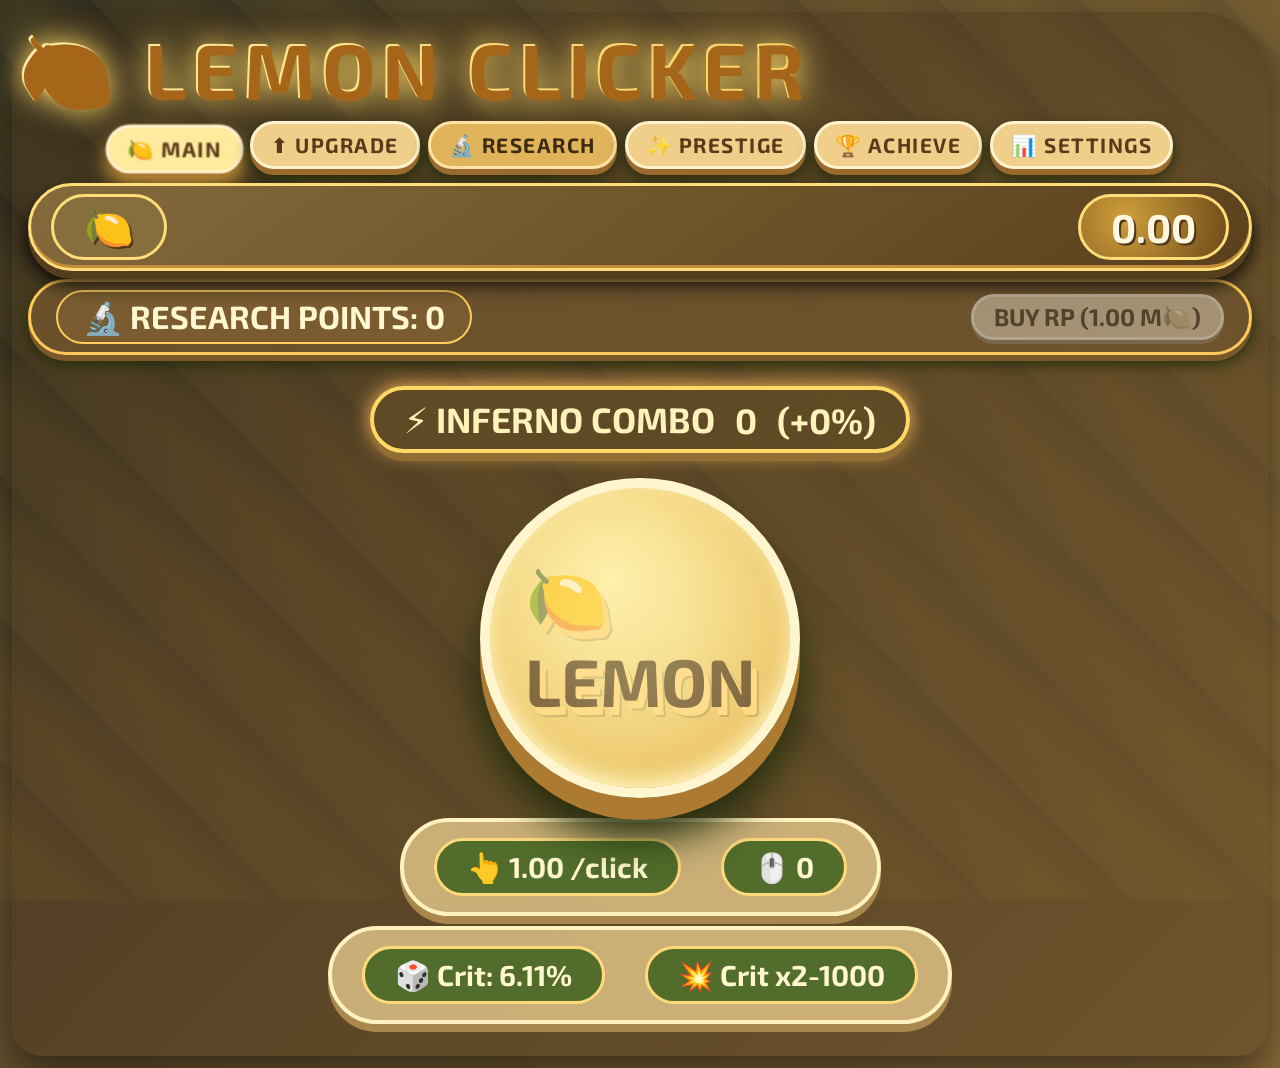
<file: lemon.html>
<!DOCTYPE html>
<html lang="en">
<head>
    <meta charset="UTF-8">
    <meta name="viewport" content="width=device-width, initial-scale=1.0, user-scalable=no">
    <title>🍋 LEMON CLICKER - RESEARCH EDITION</title>
    <link href="https://fonts.googleapis.com/css2?family=Exo+2:ital,wght@0,100..900;1,100..900&display=swap" rel="stylesheet">
    <style>

        * {
            box-sizing: border-box;
            user-select: none;
            font-family: 'Exo 2', 'Barlow', 'Segoe UI', Roboto, system-ui, sans-serif;
            margin: 0;
            padding: 0;
        }
        body {
            min-height: 100vh;
            width: 100vw;
            overflow-x: hidden;
            background: linear-gradient(135deg, #2c2b1f 0%, #5e4b2c 35%, #8b6b3a 100%);
            display: flex;
            flex-direction: column;
            padding: 12px;
            position: relative;
        }
        body::before {
            content: '';
            position: fixed;
            top: 0; left: 0; right: 0; bottom: 0;
            background: repeating-linear-gradient(45deg, rgba(255,230,100,0.05) 0px, rgba(255,210,60,0.08) 50px, transparent 100px);
            pointer-events: none;
            animation: lemonDrift 24s linear infinite;
            z-index: 0;
        }
        @keyframes lemonDrift {
            0% { transform: translateX(0) translateY(0); }
            100% { transform: translateX(2%) translateY(3%); }
        }
        .full-game {
            flex: 1;
            display: flex;
            flex-direction: column;
            max-width: 1500px;
            margin: 0 auto;
            width: 100%;
            position: relative;
            z-index: 2;
            backdrop-filter: blur(0px);
            border-radius: 70px 70px 30px 30px;
            background: rgba(60, 45, 25, 0.35);
            padding: 12px 16px;
            box-shadow: 0 20px 40px rgba(0,0,0,0.5);
        }
        .global-title h1 {
            font-weight: bold;
            font-size: 4.8rem;
            letter-spacing: 6px;
            color: #ffe570;
            text-shadow: 5px 5px 0 #b87c2e, 8px 8px 0 #6a4a1a, 12px 12px 10px #2d2412;
            word-break: break-word;
            line-height: 1.1;
            background: linear-gradient(135deg, #fff0aa, #f5bc3a);
            -webkit-background-clip: text;
            -webkit-text-fill-color: transparent;
            text-shadow: 2px 2px 0 #a5661a;
            margin-bottom: 5px;
            transform: scale(1.02);
            transition: 0.2s;
            filter: drop-shadow(0 0 15px #ffd966);
            animation: titleGlowLemon 2s infinite alternate;
        }
        @keyframes titleGlowLemon {
            0% { filter: drop-shadow(0 0 8px #ffea8a); }
            100% { filter: drop-shadow(0 0 28px #ffcd4a); }
        }
        .page-tabs {
            display: flex;
            gap: 8px;
            margin: 8px 0 14px;
            justify-content: center;
            flex-wrap: wrap;
        }
        .tab-btn {
            background: #efcf8a;
            border: 3px solid #fff3cf;
            color: #5a3a1a;
            font-weight: bold;
            font-size: 1.3rem;
            padding: 8px 18px;
            border-radius: 50px;
            box-shadow: 0 6px 0 #9b6a2e, 0 8px 16px #1a2a0a;
            cursor: pointer;
            transition: 0.08s;
            text-transform: uppercase;
            letter-spacing: 1.5px;
            backdrop-filter: blur(4px);
        }
        .tab-btn.active {
            background: #ffea9e;
            transform: translateY(4px) scale(1.02);
            box-shadow: 0 2px 0 #a5722c, 0 12px 20px #c8963a;
            border-color: #fff3cf;
        }
        .tab-btn.research-tab {
            background: #e0b45a;
            border-color: #ffe2a4;
            color: #3e2a10;
        }

        .page { display: none; width: 100%; flex:1; flex-direction: column; }
        .page.active-page { display: flex; }

        .global-resource {
            background: #5f451ce0;
            backdrop-filter: blur(8px);
            border-radius: 50px;
            padding: 8px 20px;
            margin: 0 0 8px;
            display: flex;
            align-items: center;
            justify-content: space-between;
            border: 3px solid #ffdd77;
            box-shadow: inset 0 -3px 0 #c48b3a, 0 8px 0 #543e1e, 0 12px 20px black;
            color: #fff7e0;
            font-weight: bold;
            font-size: 2.2rem;
            text-shadow: 2px 2px 0 #4f351a;
            background-image: linear-gradient(145deg, #856a3c, #5a401c);
        }
        .global-resource .resource-icon { font-size: 2.5rem; background: #876f3d; padding: 5px 30px; border-radius: 40px; border: 3px solid #ffdd77; }
        .global-resource .resource-value {
            background: #2c4a1a;
            padding: 6px 30px;
            border-radius: 4rem;
            border: 3px solid #ffdd77;
            font-size: 2.5rem;
            background-image: radial-gradient(circle at 30% 35%, #cf9f3a, #6e4a1a);
        }

        .research-points-bar {
            background: #6f552ee0;
            border-radius: 50px;
            padding: 8px 25px;
            margin: 0 0 16px;
            display: flex;
            align-items: center;
            justify-content: space-between;
            border: 3px solid #ffc857;
            box-shadow: 0 6px 0 #7a582a, 0 8px 16px #1e2a08;
            color: #fff7cf;
            font-size: 2rem;
            font-weight: bold;
        }
        .research-points-bar .rp-icon {
            background: #7a5c30;
            padding: 5px 25px;
            border-radius: 40px;
            border: 2px solid #ffcf5a;
        }
        .buy-rp-btn {
            background: #ffcf5a;
            border: 3px solid #fff7cf;
            padding: 5px 20px;
            border-radius: 40px;
            font-size: 1.5rem;
            cursor: pointer;
            box-shadow: 0 4px 0 #aa762a;
            transition: 0.05s;
            color: #442f12;
            font-weight: bold;
        }
        .buy-rp-btn:active {
            transform: translateY(4px);
            box-shadow: 0 1px 0 #aa762a;
        }
        .buy-rp-btn.disabled {
            opacity: 0.5;
            pointer-events: none;
            filter: grayscale(0.8);
        }

        .main-click-area { display: flex; flex-direction: column; align-items: center; justify-content: center; flex:1; margin: 10px 0 20px; }
        .click-area {
            background: radial-gradient(circle at 40% 30%, #ffea9e, #dc9f2c);
            width: 320px; height: 320px;
            border-radius: 50%;
            display: flex; align-items: center; justify-content: center;
            box-shadow: 0 22px 0 #ad7a32, 0 40px 40px #1f2c0c, inset 0 -8px 20px #fff2bb;
            border: 10px solid #fff6cf;
            transition: transform 0.06s, box-shadow 0.1s;
            cursor: pointer;
            font-size: 4.2rem; font-weight: bold; color: #4f2e0c; text-shadow: 6px 8px 0 #ffce6e, 8px 10px 0 #2a2a0a40;
            margin: 10px 0 20px; position: relative; overflow: hidden;
            animation: pulse-glow-lemon 2.2s infinite alternate;
        }
        @keyframes pulse-glow-lemon {
            0% { box-shadow: 0 22px 0 #ad7a32, 0 40px 40px #1f2c0c, inset 0 -8px 20px #fff2bb, 0 0 10px #ffdd77; }
            100% { box-shadow: 0 22px 0 #ad7a32, 0 45px 50px #2d3816, inset 0 -8px 25px #ffffcc, 0 0 40px #ffdd66; }
        }
        .click-area::after {
            content: ''; position: absolute; top: -60%; left: -60%; width: 220%; height: 220%;
            background: radial-gradient(circle, #fffac0 10%, transparent 70%); opacity: 0.4; transform: rotate(30deg);
        }
        .click-area:active {
            transform: translateY(16px) scale(1.08);
            box-shadow: 0 6px 0 #a16f28, 0 35px 35px #2c3712, 0 0 70px #ffea9e;
            transition: transform 0.03s;
        }
        .ripple-effect {
            position: absolute;
            border-radius: 50%;
            background: radial-gradient(circle, rgba(255,240,150,0.9) 0%, rgba(255,200,60,0.4) 50%, transparent 70%);
            transform: scale(0);
            animation: ripple-animation 0.5s ease-out;
            pointer-events: none;
            width: 100px;
            height: 100px;
            margin-left: -50px;
            margin-top: -50px;
        }
        @keyframes ripple-animation {
            from { transform: scale(0); opacity: 1; }
            to { transform: scale(4); opacity: 0; }
        }
        .click-flash {
            position: absolute;
            top: 0;
            left: 0;
            width: 100%;
            height: 100%;
            background: rgba(255, 240, 150, 0.6);
            animation: flash 0.2s ease-out;
            pointer-events: none;
            border-radius: 50%;
        }
        @keyframes flash {
            0% { opacity: 0.8; }
            100% { opacity: 0; }
        }

        .inline-stats {
            font-size: 1.8rem; background: #dbbf84dd; border-radius: 70px; padding: 16px 30px;
            border: 4px solid #fff2bf; display: flex; justify-content: center; gap: 40px;
            color: #2c3a12; font-weight: bold; flex-wrap: wrap; box-shadow: 0 8px 0 #aa874c;
        }
        .inline-stats span { background: #426422e0; color: #fff7cf; padding: 8px 30px; border-radius: 70px; border: 3px solid #ffd97a; font-size: 1.8rem;}

        .combo-meter {
            background: #624d27e0; border-radius: 70px; padding: 8px 30px; border: 4px solid #ffd966;
            font-size: 2.2rem; font-weight: bold; color: #fff2bb; display: flex; align-items: center;
            gap: 20px; box-shadow: 0 8px 0 #936e32, 0 0 20px #ffbb5e; margin: 5px 0 15px; backdrop-filter: blur(3px);
        }

        .research-container {
            display: grid;
            grid-template-columns: repeat(auto-fit, minmax(320px, 1fr));
            gap: 20px;
            padding: 20px;
            background: #c4a46ee0;
            border-radius: 50px;
            border: 4px solid #ffd966;
            margin: 15px 0;
            max-height: 600px;
            overflow-y: auto;
        }
        .research-card {
            background: linear-gradient(145deg, #fbefb5, #dcb56c);
            border-radius: 30px;
            padding: 20px;
            border: 3px solid #fffacd;
            box-shadow: 0 8px 0 #b17a32, 0 10px 20px #2a3a1a;
            display: flex;
            flex-direction: column;
            gap: 10px;
        }
        .research-title {
            font-size: 1.8rem;
            font-weight: bold;
            color: #4b681f;
            text-shadow: 2px 2px 0 #ffdf96;
            border-bottom: 2px solid #d78c1c;
            padding-bottom: 5px;
        }
        .research-tier-list {
            font-size: 1.2rem;
            background: #68853a;
            color: #fff1b5;
            padding: 5px 10px;
            border-radius: 20px;
            display: inline-block;
        }
        .research-level {
            font-size: 1.4rem;
            background: #68853a;
            color: #fffacd;
            padding: 5px 15px;
            border-radius: 40px;
            display: inline-block;
            align-self: flex-start;
        }
        .research-desc {
            font-size: 1.2rem;
            color: #3a461a;
        }
        .research-current {
            font-size: 1.3rem;
            background: #c9943e;
            color: #fffacd;
            padding: 5px 10px;
            border-radius: 20px;
            text-align: center;
        }
        .research-cost {
            font-size: 1.5rem;
            background: #c9943e;
            color: #fffacd;
            padding: 8px 15px;
            border-radius: 40px;
            text-align: center;
            border: 2px solid #ffd700;
        }
        .research-btn {
            background: #ffdb6e;
            border: 3px solid #fffacd;
            padding: 10px;
            border-radius: 40px;
            font-size: 1.4rem;
            font-weight: bold;
            cursor: pointer;
            box-shadow: 0 5px 0 #bc802a;
            transition: 0.05s;
            color: #4f2c0a;
        }
        .research-btn:active {
            transform: translateY(5px);
            box-shadow: 0 1px 0 #bc802a;
        }
        .research-btn.disabled {
            opacity: 0.5;
            pointer-events: none;
            filter: grayscale(0.8);
        }
        .research-max {
            background: #6b8742;
            color: #ffdf8a;
            padding: 10px;
            border-radius: 40px;
            text-align: center;
            font-size: 1.4rem;
            border: 2px solid gold;
        }

        .achievements-panel { background: #8f784cdd; border-radius: 50px; padding: 20px; margin:15px 0; border:4px solid #ffdc7a; max-height:300px; overflow-y:auto; }
        .achievement-entry { background: #6c803f; color:#fff1be; padding:8px 15px; margin:6px 0; border-radius:30px; display:flex; align-items:center; gap:12px; font-size:1.3rem; border:2px solid #f9cc5e;}
        
        .shop-grid { display: grid; grid-template-columns: repeat(auto-fit, minmax(170px, 1fr)); gap: 15px; margin: 20px 0; }
        .upgrade-card { background: linear-gradient(160deg, #fff0bf, #e0ae5a); border-radius: 30px 30px 25px 25px; padding: 16px 4px 12px; border: 4px solid #fffed4; box-shadow: 0 10px 0 #ac7a2e, 0 10px 20px #2c2a0a; transition:0.08s; color:#3a2c12; display:flex; flex-direction:column; align-items:center; position:relative; font-size:0.95rem;}
        .upgrade-card.disabled { opacity:0.4; filter:grayscale(0.8); pointer-events:none; box-shadow:0 6px 0 #8f652a; transform:translateY(6px);}
        .upgrade-card.locked-tier { opacity:0.2; filter:grayscale(1); pointer-events:none;}
        .upgrade-card.prestige-locked { opacity:0.7; filter:grayscale(0.9); background:#8f7a4f; pointer-events:none;}
        .upgrade-icon { font-size: 2.8rem; }
        .upgrade-icon img { width: 2.8rem; height: 2.8rem; border-radius: 50%; border: 3px solid #ffe39c; background:#7a9a3a; object-fit:cover; }
        .upgrade-name { font-size:1.1rem; background:#8b612ce0; border-radius:30px; color:#fcf1cf; padding:4px 12px; margin:5px 0; font-weight:bold; text-transform:uppercase; }
        .cost-display { background:#54772a; color:#ffe48f; padding:4px 15px; border-radius:40px; font-size:1.2rem; border:3px solid #fbc16a; margin:6px 0; }

        .prestige-page-panel { background: #cdae7a; border-radius: 70px; padding: 30px; border: 5px solid #fff0b0; box-shadow: 0 16px 0 #99733e, 0 15px 35px #2c3012;}
        .prestige-card { background: #5a773ed0; color: #ffe6b3; padding: 30px; border-radius: 70px; font-size: 2rem; display:flex; flex-direction:column; align-items:center; gap:15px; border:4px solid gold;}
        .prestige-big-btn { background: #ffd269; border:5px solid #ffffdd; padding:20px 60px; border-radius: 70px; font-weight:bold; font-size:2.5rem; box-shadow:0 12px 0 #b7782a,0 12px 25px black; cursor:pointer; color:#3f2c0e;}
        .prestige-big-btn:active { transform:translateY(10px); box-shadow:0 5px 0 #b7782a; }
        .prestige-big-btn.disabled { opacity:0.5; pointer-events:none; }

        .corn-btn { background:#fedb83; border:4px solid #ffffdd; padding:12px 30px; border-radius:70px; font-weight:bold; font-size:1.5rem; box-shadow:0 8px 0 #9e7b4b; cursor:pointer; margin:0 5px; color:#452f10;}
        .corn-btn:active { transform:translateY(5px); box-shadow:0 3px 0 #9e7b4b;}
        .corn-btn.reset { background:#e7b476; }

        .floating-crit { position:fixed; font-weight:bold; color:#ffda77; text-shadow:0 0 20px #ffaa22,0 0 30px #ff9900; pointer-events:none; font-size:3.2rem; z-index:9999; animation:floatUp 0.9s ease-out forwards; white-space:nowrap;}
        @keyframes floatUp {
            0% { opacity:1; transform:translateY(0) scale(1); }
            100% { opacity:0; transform:translateY(-150px) scale(1.8); }
        }
        .floating-corn {
            position:fixed; font-weight:bold; color:#ffc966; text-shadow:0 0 15px #ffbf40; pointer-events:none; font-size:2.5rem; z-index:9999; animation:cornFloat 1s ease-out forwards;
        }
        @keyframes cornFloat {
            0% { opacity:1; transform:translateY(0) rotate(0deg); }
            100% { opacity:0; transform:translateY(-120px) rotate(15deg); }
        }

        .import-export-panel { display:flex; gap:10px; margin:15px 0; flex-wrap:wrap; justify-content:center;}
        .import-export-panel input { background:#59722c; border:3px solid #ffde8a; border-radius:70px; padding:12px 20px; font-size:1.2rem; color:#fff6cd; width:300px;}
        .star-compact { font-size:2.2rem; background:#866f3a; padding:8px 25px; border-radius:50px; border:2px solid gold; letter-spacing:2px;}
        .extra-stat { font-size:2rem; background:#f5dc9e; padding:18px; border-radius:70px; margin-top:20px; border:3px solid #ffdd77; color:#3f2e12;}
        .offline-progress { background:#8fad5a; color:#fff0b5; padding:15px; border-radius:50px; margin:10px 0; text-align:center; font-size:1.5rem; border:3px solid gold; }
        footer { font-size:1.2rem; color:#fdebb3; text-shadow:2px 2px 0 #3f521a;}
    </style>
</head>
<body>
<div class="full-game">
    <div class="global-title"><h1>🍋 LEMON CLICKER</h1></div>

    <div class="page-tabs">
        <button class="tab-btn active" id="tabMain">🍋 MAIN</button>
        <button class="tab-btn" id="tabUpgrade">⬆️ UPGRADE</button>
        <button class="tab-btn research-tab" id="tabResearch">🔬 RESEARCH</button>
        <button class="tab-btn" id="tabPrestigePage">✨ PRESTIGE</button>
        <button class="tab-btn" id="tabAchievements">🏆 ACHIEVE</button>
        <button class="tab-btn" id="tabStats">📊 SETTINGS</button>
    </div>

    <div class="global-resource">
        <span class="resource-icon">🍋</span>
        <span class="resource-value" id="globalCornDisplay">0</span>
    </div>

    <div class="research-points-bar">
        <span class="rp-icon">🔬 RESEARCH POINTS: <span id="researchPointsDisplay">0</span></span>
        <span class="buy-rp-btn" id="buyResearchPointBtn">BUY RP (1M🍋)</span>
    </div>

    <div id="pageMain" class="page active-page">
        <div class="main-click-area">
            <div class="combo-meter">
                <span>⚡ INFERNO COMBO</span>
                <span class="combo-value" id="comboDisplay">0</span>
                <span id="comboPercentDisplay">(+0%)</span>
            </div>
            <div class="click-area" id="clickButton">🍋<br>LEMON</div>
            <div class="inline-stats">
                <span id="clickPowerStatMain">👆 1.0 /click</span>
                <span id="totalClicksStatMain">🖱️ 0</span>
            </div>
            <div class="inline-stats" style="margin-top:10px;">
                <span id="critChanceDisplay">🎲 Crit: 6.11%</span>
                <span id="critMultDisplay">💥 Crit x2-1000</span>
            </div>
        </div>
    </div>

    <div id="pageUpgrade" class="page">
        <div class="shop-grid" id="upgradeGrid"></div>
    </div>

    <div id="pageResearch" class="page">
        <div class="research-container" id="researchContainer"></div>
    </div>

    <div id="pagePrestige" class="page">
        <div class="prestige-page-panel">
            <div class="prestige-card">
                <div class="star-compact" id="prestigeStarsDisplay">0/10 ★</div>
                <div style="font-size:2rem;">Base multiplier: <span id="prestigeMultDisplay">x1.000</span></div>
                <div style="font-size:1.8rem;">With research: <span id="prestigeMultWithResearchDisplay">x1.000</span></div>
                <div style="font-size:1.8rem;">next cost: <span id="prestigeCostDisplay">3.0M</span> 🍋</div>
                <div style="font-size:1.8rem;">Cost after research: <span id="prestigeCostAfterResearchDisplay">3.0M</span> 🍋</div>
                <button class="prestige-big-btn" id="prestigeBtn">✨ PRESTIGE ✨</button>
                <div style="font-size:1.5rem;">√2 per star, max 10★ · 2 upgrades per star</div>
            </div>
        </div>
    </div>

    <div id="pageAchievements" class="page">
        <div class="settings-panel" style="background:#ddb66ce0; border-radius:50px; padding:20px;">
            <h2 style="font-size:2.5rem; color:#ffde8a;">🏆 ACHIEVEMENTS</h2>
            <div class="achievements-panel" id="achievementsList">loading...</div>
        </div>
    </div>

    <div id="pageStats" class="page">
        <div class="settings-panel" style="background:#efcd92e0; border-radius:50px; padding:25px;">
            <div class="totals-list" id="statsDetail">loading stats ...</div>
            <div class="offline-progress" id="offlineProgressDisplay">⏰ Offline: 0 mins collected</div>
            <div class="import-export-panel">
                <input type="text" id="importField" placeholder="paste save string" />
                <button class="corn-btn" id="exportBtn">📤 EXPORT</button>
                <button class="corn-btn" id="importBtn">📥 IMPORT</button>
            </div>
            <div>
                <button class="corn-btn" id="saveGameBtn">💾 SAVE</button>
                <button class="corn-btn" id="loadGameBtn">📂 LOAD</button>
                <button class="corn-btn reset" id="resetGameBtn">⚠️ RESET</button>
            </div>
            <div class="storage-info" id="saveStatus">📀 ready</div>
            <div class="extra-stat" id="statsClickPower">⚡ click power: 0</div>
        </div>
    </div>
</div>

<script>
(function() {
    // ---------- FULL RESKIN, GAME MECHANICS IDENTICAL TO CORN BUT LEMON THEMED ----------
    let researchPoints = 0;
    const RESEARCH_POINT_BASE_COST = 1000000;
    const RESEARCH_POINT_COST_MULT = 1.6;
    const researchItems = [
        { id: 'costRed1', name: '🍋 TIER 1 COST REDUCTION', desc: 'Reduces cost of COB and HOE', tierIndices: [0, 1], tierNames: ['COB', 'HOE'], type: 'costReduction', maxLevel: 10, costPerLevel: [1,2,3,4,5,6,7,8,9,10], level: 0 },
        { id: 'costRed2', name: '🍋 TIER 2 COST REDUCTION', desc: 'Reduces cost of SPRINKLER and TRACTOR', tierIndices: [2, 3], tierNames: ['SPRINKLER', 'TRACTOR'], type: 'costReduction', maxLevel: 10, costPerLevel: [1,2,3,4,5,6,7,8,9,10], level: 0 },
        { id: 'costRed3', name: '🍋 TIER 3 COST REDUCTION', desc: 'Reduces cost of COMBINE and NANO-FARM', tierIndices: [4, 5], tierNames: ['COMBINE', 'NANO-FARM'], type: 'costReduction', maxLevel: 10, costPerLevel: [1,2,3,4,5,6,7,8,9,10], level: 0 },
        { id: 'costRed4', name: '🍋 TIER 4 COST REDUCTION', desc: 'Reduces cost of QUANTUM SILO and FUSION FIELD', tierIndices: [6, 7], tierNames: ['QUANTUM SILO', 'FUSION FIELD'], type: 'costReduction', maxLevel: 10, costPerLevel: [1,2,3,4,5,6,7,8,9,10], level: 0 },
        { id: 'costRed5', name: '🍋 TIER 5 COST REDUCTION', desc: 'Reduces cost of GALACTIC FARM and VOID REAPER', tierIndices: [8, 9], tierNames: ['GALACTIC FARM', 'VOID REAPER'], type: 'costReduction', maxLevel: 10, costPerLevel: [1,2,3,4,5,6,7,8,9,10], level: 0 },
        { id: 'costRed6', name: '🍋 TIER 6 COST REDUCTION', desc: 'Reduces cost of COSMIC HOPPER and QUINN', tierIndices: [10, 11], tierNames: ['COSMIC HOPPER', 'QUINN'], type: 'costReduction', maxLevel: 10, costPerLevel: [1,2,3,4,5,6,7,8,9,10], level: 0 },
        { id: 'costRed7', name: '🍋 TIER 7 COST REDUCTION', desc: 'Reduces cost of STELLAR HARVESTER and COSMIC REAPER', tierIndices: [12, 13], tierNames: ['STELLAR HARVESTER', 'COSMIC REAPER'], type: 'costReduction', maxLevel: 10, costPerLevel: [1,2,3,4,5,6,7,8,9,10], level: 0 },
        { id: 'costRed8', name: '🍋 TIER 8 COST REDUCTION', desc: 'Reduces cost of VOID ENGINE and STAR FORGE', tierIndices: [14, 15], tierNames: ['VOID ENGINE', 'STAR FORGE'], type: 'costReduction', maxLevel: 10, costPerLevel: [1,2,3,4,5,6,7,8,9,10], level: 0 },
        { id: 'costRed9', name: '🍋 TIER 9 COST REDUCTION', desc: 'Reduces cost of COSMIC WHALE and JABEL', tierIndices: [16, 17], tierNames: ['COSMIC WHALE', 'JABEL'], type: 'costReduction', maxLevel: 10, costPerLevel: [1,2,3,4,5,6,7,8,9,10], level: 0 },
        { id: 'costRed10', name: '🍋 TIER 10 COST REDUCTION', desc: 'Reduces cost of COSMIC NEXUS and DIVINE CORN', tierIndices: [18, 19], tierNames: ['COSMIC NEXUS', 'DIVINE CORN'], type: 'costReduction', maxLevel: 10, costPerLevel: [1,2,3,4,5,6,7,8,9,10], level: 0 },
        { id: 'costRed11', name: '🍋 TIER 11 COST REDUCTION', desc: 'Reduces cost of COSMIC OVERLORD and CORN GOD', tierIndices: [20, 21], tierNames: ['COSMIC OVERLORD', 'CORN GOD'], type: 'costReduction', maxLevel: 10, costPerLevel: [1,2,3,4,5,6,7,8,9,10], level: 0 },
        { id: 'costRed12', name: '🍋 TIER 12 COST REDUCTION', desc: 'Reduces cost of ETHEREAL CORN and AMADEUS', tierIndices: [22, 23], tierNames: ['ETHEREAL CORN', 'AMADEUS'], type: 'costReduction', maxLevel: 10, costPerLevel: [1,2,3,4,5,6,7,8,9,10], level: 0 },
        { id: 'autoClicker', name: '⚡ AUTO CLICKER', desc: 'Generates 10% of click power per second idle', type: 'autoClicker', maxLevel: 10, costPerLevel: [2,3,5,7,10,13,17,22,28,35], level: 0 },
        { id: 'critChance', name: '🍀 CRIT CHANCE', desc: '+0.5% crit chance per level (max +5%)', type: 'critChance', maxLevel: 10, costPerLevel: [2,3,5,7,10,13,17,22,28,35], level: 0 },
        { id: 'critMult', name: '💥 CRIT MULTIPLIER', desc: '+0.1x to all crit multipliers per level', type: 'critMult', maxLevel: 10, costPerLevel: [2,3,5,7,10,13,17,22,28,35], level: 0 },
        { id: 'prestigeBonus', name: '✨ PRESTIGE BONUS', desc: '+0.05 to prestige multiplier per level', type: 'prestigeBonus', maxLevel: 10, costPerLevel: [2,3,5,7,10,13,17,22,28,35], level: 0 },
        { id: 'prestigeCostRed', name: '💰 PRESTIGE COST REDUCTION', desc: '-10% prestige cost per level', type: 'prestigeCostReduction', maxLevel: 10, costPerLevel: [2,3,5,7,10,13,17,22,28,35], level: 0 },
        { id: 'offlineLength', name: '⏰ OFFLINE TIME', desc: '+30 minutes offline earnings (requires Auto Clicker lv1)', type: 'offlineLength', maxLevel: 10, costPerLevel: [2,3,5,7,10,13,17,22,28,35], level: 0 }
    ];
    let prestigeLevel = 0; const MAX_PRESTIGE = 10; const PRESTIGE_BASE_COST = 3000000; const PRESTIGE_COST_GROWTH = 400;
    let corn = 0.0; let totalManualClicks = 0; let lastOfflineTime = Date.now(); let pageLoadTime = Date.now();
    let combo = 0; const MAX_COMBO = 50; const COMBO_DECAY_MS = 350; let comboTimer = null; let lastClickTime = 0;
    const upgrades = [
        { id: 'corncob',    name: 'COB',       icon: '🍋', basePower: 1,        baseCost: 20,       desc: '+1/click' },
        { id: 'hoe',        name: 'HOE',       icon: '⛏️', basePower: 12,       baseCost: 400,      desc: '+12/click' },
        { id: 'sprinkler',  name: 'SPRINKLER', icon: '💧', basePower: 140,      baseCost: 8000,     desc: '+140/click' },
        { id: 'tractor',    name: 'TRACTOR',   icon: '🚜', basePower: 1700,     baseCost: 160000,   desc: '+1700/click' },
        { id: 'combine',    name: 'COMBINE',   icon: '⚙️', basePower: 20000,    baseCost: 3200000,  desc: '+20k/click' },
        { id: 'nanoFarm',   name: 'NANO-FARM', icon: '🧬', basePower: 240000,   baseCost: 64000000, desc: '+240k/click' },
        { id: 'quantumSilo', name: 'QUANTUM SILO', icon: '🔮', basePower: 2900000,    baseCost: 1280000000,     desc: '+2.9M/click' },
        { id: 'fusionField', name: 'FUSION FIELD', icon: '⚡', basePower: 35000000,   baseCost: 25600000000,    desc: '+35M/click' },
        { id: 'galacticFarm',name: 'GALACTIC FARM',icon: '🌌', basePower: 450000000,  baseCost: 512000000000,   desc: '+450M/click' },
        { id: 'voidReaper',  name: 'VOID REAPER', icon: '👾', basePower: 5600000000,   baseCost: 10240000000000,   desc: '+5.6B/click' },
        { id: 'cosmicHopper',name: 'COSMIC HOPPER', icon: '🛸', basePower: 72000000000,  baseCost: 204800000000000,  desc: '+72B/click' },
        { id: 'quinnAvatar', name: 'QUINN', icon: '🦅', basePower: 900000000000, baseCost: 4096000000000000, desc: '+900B/click' },
        { id: 'stellarHarvester', name: 'STELLAR HARVESTER', icon: '🌠', basePower: 12000000000000, baseCost: 81920000000000000, desc: '+12T/click' },
        { id: 'cosmicReaper',    name: 'COSMIC REAPER',    icon: '☄️', basePower: 150000000000000, baseCost: 1630000000000000000, desc: '+150T/click' },
        { id: 'voidEngine', name: 'VOID ENGINE', icon: '🌀', basePower: 2000000000000000, baseCost: 32700000000000000000, desc: '+2Qa/click' },
        { id: 'starForge',  name: 'STAR FORGE',  icon: '⭐', basePower: 25000000000000000, baseCost: 655000000000000000000, desc: '+25Qa/click' },
        { id: 'cosmicWhale', name: 'COSMIC WHALE', icon: '🐋', basePower: 300000000000000000, baseCost: 13100000000000000000000, desc: '+300Qa/click' },
        { id: 'jabel',       name: 'JABEL',       icon: '👤', basePower: 3600000000000000000, baseCost: 262000000000000000000000, desc: '+3.6Qi/click' },
        { id: 'cosmicNexus', name: 'COSMIC NEXUS', icon: '🌐', basePower: 50000000000000000000, baseCost: 5240000000000000000000000, desc: '+50 Qi/click' },
        { id: 'divineCorn',  name: 'DIVINE LEMON',  icon: '👑', basePower: 650000000000000000000, baseCost: 104850000000000000000000000, desc: '+650 Qi/click' },
        { id: 'cosmicOverlord', name: 'COSMIC OVERLORD', icon: '👁️', basePower: 8000000000000000000000, baseCost: 2090000000000000000000000000, desc: '+8 Sx/click' },
        { id: 'cornGod',        name: 'LEMON GOD',        icon: '🗿', basePower: 105000000000000000000000, baseCost: 41800000000000000000000000000, desc: '+105 Sx/click' },
        { id: 'etherealCorn',   name: 'ETHEREAL LEMON',   icon: '🌀', basePower: 1.30e24, baseCost: 8.25e29, desc: '+1.30 Sp/click' },
        { id: 'amadeus',        name: 'AMADEUS',         icon: '🎼', basePower: 1.6e25, baseCost: 1.65e31, desc: '+16 Sp/click' }
    ];
    let levels = {}; upgrades.forEach(u => levels[u.id] = 0);
    let unlockedAchievements = [];
    let autoClickerInterval = null;

    function formatNumber(num) { if (num === Infinity) return '∞'; if (num >= 1e30) return num.toExponential(2); const suffixes = ['', 'K', 'M', 'B', 'T', 'Qa', 'Qi', 'Sx', 'Sp', 'Oc', 'Nn', 'Dc']; let tier = 0; while (num >= 1000 && tier < suffixes.length-1) { num /= 1000; tier++; } let fixed = (num < 10 && num > -10) ? num.toFixed(2) : num.toFixed(1); if (fixed.endsWith('.0')) fixed = fixed.slice(0, -2); return fixed + ' ' + suffixes[tier]; }
    function getCostReductionForUpgrade(index) { let reduction = 1.0; for (let r of researchItems) { if (r.type === 'costReduction' && r.tierIndices && r.tierIndices.includes(index)) reduction *= Math.pow(0.94, r.level); } return reduction; }
    function getNextCost(upgrade, index) { const lvl = levels[upgrade.id]; const base = upgrade.baseCost * Math.pow(1.32, lvl); return Math.floor(base * getCostReductionForUpgrade(index)); }
    function getPrestigeCost() { if (prestigeLevel >= MAX_PRESTIGE) return Infinity; const baseCost = PRESTIGE_BASE_COST * Math.pow(PRESTIGE_COST_GROWTH, prestigeLevel); const reduction = Math.pow(0.9, researchItems[16].level); return Math.floor(baseCost * reduction); }
    function startAutoClicker() { if (autoClickerInterval) clearInterval(autoClickerInterval); const autoLevel = researchItems[12].level; if (autoLevel > 0) autoClickerInterval = setInterval(() => { const autoPower = baseClickPower() * 0.1 * autoLevel * comboMultiplier(); corn += autoPower; spawnFloatingCorn('⚡ ' + formatNumber(autoPower), '#ffcc44'); fullRefresh(); }, 1000); }
    function spawnFloatingCorn(msg, color) { const div = document.createElement('div'); div.className = 'floating-corn'; div.innerText = msg; div.style.left = (Math.random() * 60 + 20) + '%'; div.style.top = '50%'; div.style.color = color; document.body.appendChild(div); setTimeout(() => div.remove(), 800); }
    function comboPercent() { return Math.min(combo * 2, 100); } function comboMultiplier() { return 1 + comboPercent() / 100; }
    function increaseCombo() { combo = Math.min(combo + 1, MAX_COMBO); resetComboTimer(); updateComboUI(); }
    function resetComboTimer() { if (comboTimer) clearTimeout(comboTimer); comboTimer = setTimeout(() => { combo = 0; updateComboUI(); comboTimer = null; }, COMBO_DECAY_MS); }
    function updateComboUI() { document.getElementById('comboDisplay') && (document.getElementById('comboDisplay').innerText = combo); document.getElementById('comboPercentDisplay') && (document.getElementById('comboPercentDisplay').innerText = `(+${comboPercent()}%)`); }
    function getCritChance() { return 6.11 + (researchItems[13]?.level || 0) * 0.5; }
    function getCritMultiplier() { const r = Math.random() * 100; const chance = getCritChance(); const bonus = (researchItems[14]?.level || 0) * 0.1; if (r < 0.01) return 1000 + bonus * 1000; if (r < 0.11) return 25 + bonus * 25; if (r < 1.11) return 5 + bonus * 5; if (r < chance) return 2 + bonus * 2; return 1; }
    function spawnFloatingText(msg, isCrit) { const span = document.createElement('div'); span.className = 'floating-crit'; span.innerText = msg; span.style.left = (Math.random() * 60 + 20) + '%'; span.style.top = '50%'; document.body.appendChild(span); setTimeout(() => span.remove(), 800); }
    function addClickEffect(e) { const clickArea = document.getElementById('clickButton'); const rect = clickArea.getBoundingClientRect(); const x = e.clientX - rect.left, y = e.clientY - rect.top; const ripple = document.createElement('div'); ripple.className = 'ripple-effect'; ripple.style.left = x + 'px'; ripple.style.top = y + 'px'; clickArea.appendChild(ripple); const flash = document.createElement('div'); flash.className = 'click-flash'; clickArea.appendChild(flash); setTimeout(() => { ripple.remove(); flash.remove(); }, 500); }
    function isUpgradeUnlockedByTier(index) { if (index < 2) return true; return levels[upgrades[index-1].id] >= 1; }
    function isUpgradeVisibleByPrestige(index) { return index < Math.min(upgrades.length, 4 + 2 * prestigeLevel); }
    function getPowerFor(upgrade) { const lvl = levels[upgrade.id]; if (lvl === 0) return 0; return upgrade.basePower * Math.pow(1.25, lvl - 1); }
    function baseClickPower() { let sum = 1; for (let u of upgrades) sum += getPowerFor(u); return sum; }
    function getPrestigeMultiplier() { return Math.pow(Math.SQRT2, prestigeLevel) + (researchItems[15]?.level || 0) * 0.05; }
    function totalClickPower() { return baseClickPower() * getPrestigeMultiplier() * comboMultiplier(); }
    function getNextResearchPointCost() { return RESEARCH_POINT_BASE_COST * Math.pow(RESEARCH_POINT_COST_MULT, researchPoints); }
    function buyResearchPoint() { if (prestigeLevel < 1) { alert('❌ Need at least 1 prestige star to buy research points!'); return; } const cost = getNextResearchPointCost(); if (corn >= cost) { corn -= cost; researchPoints++; document.getElementById('globalCornDisplay').innerText = formatNumber(corn); document.getElementById('researchPointsDisplay').innerText = researchPoints; updateBuyRPButton(); saveGame(); spawnFloatingText('🔬 RP +1', false); } else alert(`Need ${formatNumber(cost)} lemon!`); }
    function updateBuyRPButton() { const btn = document.getElementById('buyResearchPointBtn'); if (!btn) return; btn.innerHTML = `BUY RP (${formatNumber(getNextResearchPointCost())}🍋)`; if (prestigeLevel < 1) { btn.classList.add('disabled'); btn.title = 'Requires at least 1 prestige star'; } else { btn.classList.remove('disabled'); btn.title = ''; } }
    function buyResearch(idx) { const r = researchItems[idx]; if (r.level >= r.maxLevel) return; const cost = r.costPerLevel[r.level]; if (researchPoints < cost) { alert(`Need ${cost} RP!`); return; } if (idx === 17 && researchItems[12].level === 0) { alert('❌ Need Auto Clicker level 1 first!'); return; } researchPoints -= cost; r.level++; if (idx === 12) startAutoClicker(); fullRefresh(); saveGame(); spawnFloatingText('🔬 Research complete!', false); }
    function renderResearch() { const container = document.getElementById('researchContainer'); if (!container) return; let html = ''; for (let i = 0; i <= 11; i++) { const r = researchItems[i]; const nextCost = r.level < r.maxLevel ? r.costPerLevel[r.level] : null; const tierList = r.tierNames.join(' & '); html += `<div class="research-card"><div class="research-title">${r.name}</div><div class="research-tier-list">📋 ${tierList}</div><div class="research-level">Level ${r.level}/${r.maxLevel}</div><div class="research-desc">${r.desc}</div><div class="research-current">Current: -${(100 - Math.pow(94, r.level)).toFixed(1)}% cost</div>${r.level < r.maxLevel ? `<div class="research-cost">Cost: ${nextCost} RP</div><div class="research-btn" onclick="window.buyResearch(${i})">UPGRADE</div>` : `<div class="research-max">MAX LEVEL</div>`}</div>`; } for (let i = 12; i < researchItems.length; i++) { const r = researchItems[i]; const nextCost = r.level < r.maxLevel ? r.costPerLevel[r.level] : null; let currentBonus = ''; if (i===12) currentBonus = `Current: ${r.level * 10}% of click/sec`; else if (i===13) currentBonus = `Current: ${(6.11 + r.level * 0.5).toFixed(2)}% crit chance`; else if (i===14) currentBonus = `Current: +${r.level * 0.1}x crit mult`; else if (i===15) currentBonus = `Current: +${r.level * 0.05} to prestige mult`; else if (i===16) currentBonus = `Current: -${r.level * 10}% prestige cost`; else if (i===17) currentBonus = `Current: +${r.level * 30} mins offline`; html += `<div class="research-card"><div class="research-title">${r.name}</div><div class="research-level">Level ${r.level}/${r.maxLevel}</div><div class="research-desc">${r.desc}</div><div class="research-current">${currentBonus}</div>${r.level < r.maxLevel ? `<div class="research-cost">Cost: ${nextCost} RP</div><div class="research-btn" onclick="window.buyResearch(${i})">UPGRADE</div>` : `<div class="research-max">MAX LEVEL</div>`}${i===17 && researchItems[12].level===0 ? '<div style="color:red; font-weight:bold;">🔒 Requires Auto Clicker lv1</div>' : ''}</div>`; } container.innerHTML = html; }
    function calculateOfflineProgress() { const now = Date.now(); const diffSeconds = Math.floor((pageLoadTime - lastOfflineTime) / 1000); if (diffSeconds > 5 && researchItems[17].level > 0 && researchItems[12].level > 0) { const maxSec = researchItems[17].level * 30 * 60; const sec = Math.min(diffSeconds, maxSec); if (sec > 0) { const earned = baseClickPower() * 0.1 * researchItems[12].level * sec; corn += earned; document.getElementById('offlineProgressDisplay').innerHTML = `⏰ Offline: +${formatNumber(earned)} lemon collected (${Math.floor(sec/60)}m ${sec%60}s)`; spawnFloatingText('⏰ Offline earnings!', false); } } lastOfflineTime = now; }
    const achievements = [ { id: 'click1', name: 'First Steps', desc: 'Click once', icon: '🖱️', condition: () => totalManualClicks >= 1 }, { id: 'click100', name: 'Clicker', desc: '100 clicks', icon: '🖱️', condition: () => totalManualClicks >= 100 }, { id: 'click1k', name: 'Serious Clicker', desc: '1,000 clicks', icon: '🖱️', condition: () => totalManualClicks >= 1000 }, { id: 'click10k', name: 'Lemon Maniac', desc: '10,000 clicks', icon: '🖱️', condition: () => totalManualClicks >= 10000 }, { id: 'click100k', name: 'Legendary Clicker', desc: '100,000 clicks', icon: '🖱️', condition: () => totalManualClicks >= 100000 }, { id: 'upgrade1', name: 'First Purchase', desc: 'Buy first upgrade', icon: '⬆️', condition: () => Object.values(levels).some(lvl => lvl >= 1) }, { id: 'upgrade3', name: 'Getting Started', desc: 'Own 3 upgrades', icon: '⬆️', condition: () => Object.values(levels).filter(lvl => lvl >= 1).length >= 3 }, { id: 'upgrade10', name: 'Tenth upgrade', desc: 'Own 10 upgrades', icon: '⬆️', condition: () => Object.values(levels).filter(lvl => lvl >= 1).length >= 10 }, { id: 'prestige1', name: 'New Beginning', desc: 'Prestige once', icon: '✨', condition: () => prestigeLevel >= 1 }, { id: 'prestige3', name: 'Third Times', desc: 'Prestige 3 times', icon: '✨', condition: () => prestigeLevel >= 3 }, { id: 'prestige5', name: 'Star Collector', desc: 'Prestige 5 times', icon: '✨', condition: () => prestigeLevel >= 5 }, { id: 'prestige7', name: 'Lemon Deity', desc: 'Prestige 7 times', icon: '👑', condition: () => prestigeLevel >= 7 }, { id: 'prestige10', name: 'Transcendent', desc: 'Reach 10★', icon: '👑', condition: () => prestigeLevel >= 10 }, { id: 'combo25', name: 'Combo Starter', desc: 'Reach 25 combo', icon: '⚡', condition: () => combo >= 25 }, { id: 'combo50', name: 'Combo Master', desc: 'Reach 50 combo', icon: '⚡', condition: () => combo >= 50 }, { id: 'research1', name: 'Researcher', desc: 'Buy first research', icon: '🔬', condition: () => researchItems.some(r => r.level > 0) }, { id: 'research5', name: 'Scientist', desc: 'Own 5 research levels', icon: '🔬', condition: () => researchItems.reduce((s,r)=> s + r.level,0) >= 5 }, { id: 'research20', name: 'Professor', desc: 'Own 20 research levels', icon: '🔬', condition: () => researchItems.reduce((s,r)=> s + r.level,0) >= 20 } ];
    function checkAchievements() { let changed = false; achievements.forEach(ach => { if (!unlockedAchievements.includes(ach.id) && ach.condition()) { unlockedAchievements.push(ach.id); changed = true; spawnFloatingText('🏆 ' + ach.name, true); } }); if (changed) renderAchievements(); }
    function renderAchievements() { const container = document.getElementById('achievementsList'); if(!container) return; let html = ''; achievements.forEach(ach => { const unlocked = unlockedAchievements.includes(ach.id); html += `<div class="achievement-entry" style="${unlocked ? '' : 'opacity:0.6;'}"><span>${ach.icon}</span><span><b>${ach.name}</b>: ${ach.desc}</span><span>${unlocked ? '✅' : '🔒'}</span></div>`; }); container.innerHTML = html; }
    function renderUpgrades() { const grid = document.getElementById('upgradeGrid'); grid.innerHTML = ''; upgrades.forEach((up, idx) => { const level = levels[up.id]; const cost = getNextCost(up, idx); const visible = isUpgradeVisibleByPrestige(idx); const tierUnlocked = isUpgradeUnlockedByTier(idx); let cardClass = 'upgrade-card'; if (!visible) cardClass += ' prestige-locked'; else if (!tierUnlocked) cardClass += ' locked-tier'; else if (corn < cost) cardClass += ' disabled'; const card = document.createElement('div'); card.className = cardClass; if (!visible) { card.innerHTML = `<div class="upgrade-icon">❓</div><div class="upgrade-name">????</div><div class="upgrade-level">prestige ★</div>`; grid.appendChild(card); return; } let iconHtml = `<div class="upgrade-icon">${up.icon}</div>`; const powerDisplay = level === 0 ? 'locked' : `+${formatNumber(getPowerFor(up))}/click`; const nextPower = level === 0 ? up.basePower : up.basePower * Math.pow(1.25, level); card.innerHTML = `${iconHtml}<div class="upgrade-name">${up.name}</div><div class="upgrade-level">lvl ${level}</div><div class="upgrade-desc">${powerDisplay}</div><div class="cost-display">🍋 ${formatNumber(cost)}</div><div class="preview-note">next +${formatNumber(nextPower)}</div>`; if (visible && tierUnlocked) card.addEventListener('click', () => buyUpgrade(up.id, idx)); grid.appendChild(card); }); }
    function buyUpgrade(id, idx) { const up = upgrades.find(u=>u.id===id); const cost = getNextCost(up, idx); if (corn >= cost) { corn -= cost; levels[id]++; fullRefresh(); checkAchievements(); saveGame(); } }
    function performPrestige() { if (prestigeLevel >= MAX_PRESTIGE) { alert('Maximum prestige (10★) reached!'); return; } const cost = getPrestigeCost(); if (corn < cost) { alert(`Need ${formatNumber(cost)} lemons`); return; } corn = 0; upgrades.forEach(u => levels[u.id] = 0); prestigeLevel++; combo = 0; updateComboUI(); fullRefresh(); saveGame(); checkAchievements(); updateBuyRPButton(); alert(`✨ Prestiged to ${prestigeLevel} ★ · mult x${getPrestigeMultiplier().toFixed(3)}`); }
    function handleClick(e) { e.preventDefault(); addClickEffect(e); const now = Date.now(); if (now - lastClickTime <= COMBO_DECAY_MS + 50) increaseCombo(); else { combo = 1; resetComboTimer(); } lastClickTime = now; updateComboUI(); const pureBase = baseClickPower() * getPrestigeMultiplier(); const critMult = getCritMultiplier(); let gain = pureBase * critMult * comboMultiplier(); corn += gain; totalManualClicks++; if (critMult > 1) { let msg = critMult >= 1000 ? '💀1000x💀' : critMult >= 25 ? '🔥25x🔥' : critMult >= 5 ? '⚡5x⚡' : '2x'; spawnFloatingText(msg, critMult >= 5); } else { spawnFloatingCorn('+' + formatNumber(gain), '#ffcc66'); } checkAchievements(); fullRefresh(); }
    function fullRefresh() { document.getElementById('globalCornDisplay').innerText = formatNumber(corn); document.getElementById('researchPointsDisplay').innerText = researchPoints; document.getElementById('clickPowerStatMain').innerHTML = `👆 ${formatNumber(totalClickPower())} /click`; document.getElementById('totalClicksStatMain').innerHTML = `🖱️ ${totalManualClicks}`; document.getElementById('critChanceDisplay').innerHTML = `🎲 Crit: ${getCritChance().toFixed(2)}%`; document.getElementById('critMultDisplay').innerHTML = `💥 Crit x2-${(1000 + (researchItems[14]?.level || 0)*100).toFixed(0)}`; document.getElementById('prestigeStarsDisplay').innerHTML = `${prestigeLevel}/${MAX_PRESTIGE} ★`; document.getElementById('prestigeMultDisplay').innerText = `x${Math.pow(Math.SQRT2, prestigeLevel).toFixed(3)}`; document.getElementById('prestigeMultWithResearchDisplay').innerText = `x${getPrestigeMultiplier().toFixed(3)}`; const nextCost = getPrestigeCost(); document.getElementById('prestigeCostDisplay').innerText = isFinite(nextCost) ? formatNumber(nextCost) : 'MAX'; document.getElementById('prestigeCostAfterResearchDisplay').innerText = isFinite(nextCost) ? formatNumber(nextCost) : 'MAX'; updateBuyRPButton(); renderUpgrades(); renderResearch(); const el = document.getElementById('statsDetail'); if(el) el.innerHTML = `<b>🍋 LEMON:</b> ${formatNumber(corn)}<br><b>🖱️ CLICKS:</b> ${totalManualClicks}<br><b>⚡ COMBO:</b> ${combo} (${comboPercent()}%)<br><b>✨ PRESTIGE:</b> ${prestigeLevel} ★ (x${getPrestigeMultiplier().toFixed(3)})<br><b>🔬 RESEARCH POINTS:</b> ${researchPoints}<br><b>🏆 ACHIEVEMENTS:</b> ${unlockedAchievements.length}/${achievements.length}<br><b>⬆️ UPGRADES OWNED:</b> ${Object.values(levels).filter(l=>l>=1).length}<br><b>🔁 TOTAL /CLICK:</b> ${formatNumber(totalClickPower())}`; document.getElementById('statsClickPower').innerHTML = `⚡ click power: ${formatNumber(totalClickPower())}`; updateComboUI(); renderAchievements(); }
    function saveGame() { const saveObj = { corn, totalManualClicks, levels, prestigeLevel, unlockedAchievements, researchPoints, researchLevels: researchItems.map(r=>r.level), lastOfflineTime, version:'lemon2.0' }; localStorage.setItem('lemonClickerSave', JSON.stringify(saveObj)); document.getElementById('saveStatus').innerText = '✅ saved ' + new Date().toLocaleTimeString(); }
    function loadGame() { const raw = localStorage.getItem('lemonClickerSave'); if(!raw) { document.getElementById('saveStatus').innerText = '❌ no save'; return; } try { const loaded = JSON.parse(raw); corn = loaded.corn ?? 0; totalManualClicks = loaded.totalManualClicks ?? 0; prestigeLevel = Math.min(loaded.prestigeLevel ?? 0, MAX_PRESTIGE); researchPoints = loaded.researchPoints ?? 0; if(loaded.levels) for(let [id,lvl] of Object.entries(loaded.levels)) if(levels.hasOwnProperty(id)) levels[id]=lvl; if(loaded.researchLevels) loaded.researchLevels.forEach((lvl,idx)=>{ if(researchItems[idx]) researchItems[idx].level=lvl; }); unlockedAchievements = loaded.unlockedAchievements || []; lastOfflineTime = loaded.lastOfflineTime || Date.now(); combo = 0; updateComboUI(); startAutoClicker(); fullRefresh(); document.getElementById('saveStatus').innerText = '📀 loaded'; } catch(e) { document.getElementById('saveStatus').innerText = '⚠️ error'; } }
    function resetGame() { if(confirm('Reset all lemon progress?')) { corn=0; totalManualClicks=0; prestigeLevel=0; combo=0; researchPoints=0; upgrades.forEach(u=>levels[u.id]=0); researchItems.forEach(r=>r.level=0); unlockedAchievements=[]; lastOfflineTime=Date.now(); if(autoClickerInterval) clearInterval(autoClickerInterval); fullRefresh(); document.getElementById('saveStatus').innerText = '♻️ reset'; } }
    function exportGame() { const saveObj = { corn, totalManualClicks, levels, prestigeLevel, unlockedAchievements, researchPoints, researchLevels: researchItems.map(r=>r.level) }; document.getElementById('importField').value = JSON.stringify(saveObj); document.getElementById('saveStatus').innerText = '📤 export ready'; }
    function importGame() { const raw = document.getElementById('importField').value.trim(); if(!raw) return; try { const loaded = JSON.parse(raw); corn = loaded.corn ?? 0; totalManualClicks = loaded.totalManualClicks ?? 0; prestigeLevel = Math.min(loaded.prestigeLevel ?? 0, MAX_PRESTIGE); researchPoints = loaded.researchPoints ?? 0; if(loaded.levels) for(let [id,lvl] of Object.entries(loaded.levels)) if(levels.hasOwnProperty(id)) levels[id]=lvl; if(loaded.researchLevels) loaded.researchLevels.forEach((lvl,idx)=>{ if(researchItems[idx]) researchItems[idx].level=lvl; }); unlockedAchievements = loaded.unlockedAchievements || []; combo = 0; startAutoClicker(); fullRefresh(); saveGame(); document.getElementById('saveStatus').innerText = '📦 import success'; } catch(e) { document.getElementById('saveStatus').innerText = '❌ invalid import'; } }
    window.buyResearch = buyResearch;
    setInterval(saveGame, 15000);
    function setActivePage(active) { ['main','upgrade','research','prestige','achievements','stats'].forEach(p=>document.getElementById(`page${p==='prestige'?'Prestige':p==='upgrade'?'Upgrade':p==='research'?'Research':p==='achievements'?'Achievements':p==='stats'?'Stats':'Main'}`).classList.remove('active-page')); document.querySelectorAll('.tab-btn').forEach(t=>t.classList.remove('active')); if(active==='main') { document.getElementById('pageMain').classList.add('active-page'); document.getElementById('tabMain').classList.add('active'); } else if(active==='upgrade') { document.getElementById('pageUpgrade').classList.add('active-page'); document.getElementById('tabUpgrade').classList.add('active'); renderUpgrades(); } else if(active==='research') { document.getElementById('pageResearch').classList.add('active-page'); document.getElementById('tabResearch').classList.add('active'); renderResearch(); } else if(active==='prestige') { document.getElementById('pagePrestige').classList.add('active-page'); document.getElementById('tabPrestigePage').classList.add('active'); } else if(active==='achievements') { document.getElementById('pageAchievements').classList.add('active-page'); document.getElementById('tabAchievements').classList.add('active'); renderAchievements(); } else if(active==='stats') { document.getElementById('pageStats').classList.add('active-page'); document.getElementById('tabStats').classList.add('active'); fullRefresh(); } fullRefresh(); }
    document.getElementById('tabMain').addEventListener('click',()=>setActivePage('main')); document.getElementById('tabUpgrade').addEventListener('click',()=>setActivePage('upgrade')); document.getElementById('tabResearch').addEventListener('click',()=>setActivePage('research')); document.getElementById('tabPrestigePage').addEventListener('click',()=>setActivePage('prestige')); document.getElementById('tabAchievements').addEventListener('click',()=>setActivePage('achievements')); document.getElementById('tabStats').addEventListener('click',()=>setActivePage('stats'));
    document.getElementById('clickButton').addEventListener('click', handleClick); document.getElementById('prestigeBtn').addEventListener('click', performPrestige); document.getElementById('buyResearchPointBtn').addEventListener('click', buyResearchPoint); document.getElementById('saveGameBtn').addEventListener('click', saveGame); document.getElementById('loadGameBtn').addEventListener('click', loadGame); document.getElementById('resetGameBtn').addEventListener('click', resetGame); document.getElementById('exportBtn').addEventListener('click', exportGame); document.getElementById('importBtn').addEventListener('click', importGame);
    fullRefresh(); setTimeout(()=>{ if(localStorage.getItem('lemonClickerSave')) loadGame(); calculateOfflineProgress(); startAutoClicker(); },100);
})();
</script>
</body>
</html>
</file>
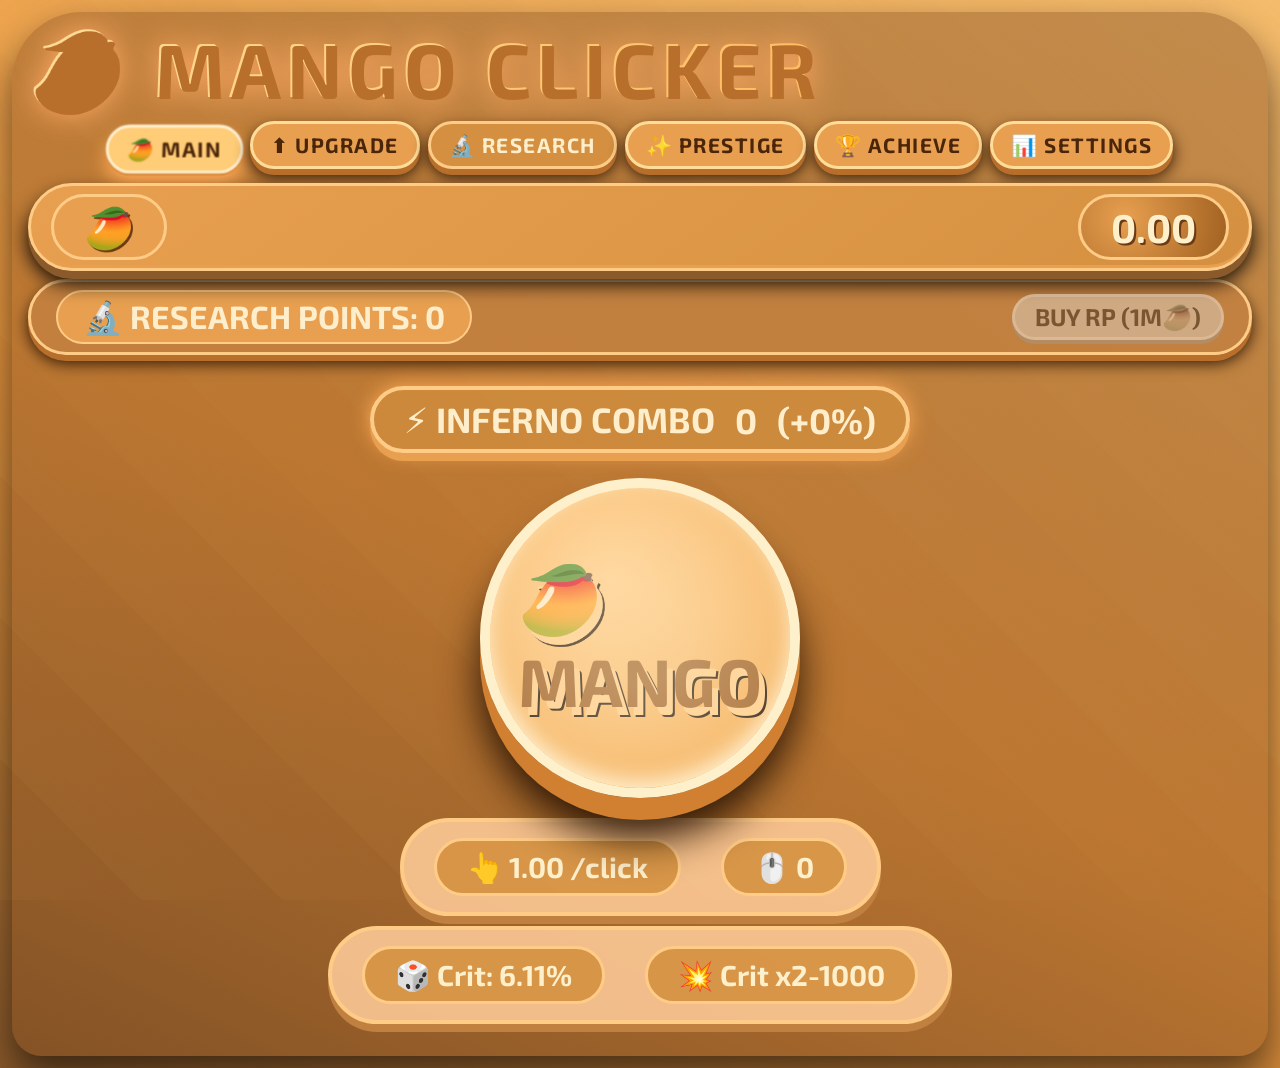
<file: mango.html>
<!DOCTYPE html>
<html lang="en">
<head>
    <meta charset="UTF-8">
    <meta name="viewport" content="width=device-width, initial-scale=1.0, user-scalable=no">
    <title>🥭 MANGO CLICKER - RESEARCH EDITION</title>
    <link href="https://fonts.googleapis.com/css2?family=Exo+2:ital,wght@0,100..900;1,100..900&display=swap" rel="stylesheet">
    <style>

        * {
            box-sizing: border-box;
            user-select: none;
            font-family: 'Exo 2', 'Barlow', 'Segoe UI', Roboto, system-ui, sans-serif;
            margin: 0;
            padding: 0;
        }
        body {
            min-height: 100vh;
            width: 100vw;
            overflow-x: hidden;
            background: linear-gradient(25deg, #8b5a2b 0%, #e8963e 45%, #f5bc6e 100%);
            display: flex;
            flex-direction: column;
            padding: 12px;
            position: relative;
        }
        body::before {
            content: '';
            position: fixed;
            top: 0; left: 0; right: 0; bottom: 0;
            background: repeating-linear-gradient(45deg, rgba(255,200,100,0.08) 0px, rgba(255,180,80,0.05) 50px, transparent 100px);
            pointer-events: none;
            animation: drift 22s linear infinite;
            z-index: 0;
        }
        @keyframes drift {
            0% { transform: translateX(0) translateY(0); }
            100% { transform: translateX(3%) translateY(2%); }
        }
        .full-game {
            flex: 1;
            display: flex;
            flex-direction: column;
            max-width: 1500px;
            margin: 0 auto;
            width: 100%;
            position: relative;
            z-index: 2;
            backdrop-filter: blur(0px);
            border-radius: 70px 70px 30px 30px;
            background: rgba(120, 70, 30, 0.4);
            padding: 12px 16px;
            box-shadow: 0 20px 40px rgba(0,0,0,0.6);
        }
        .global-title h1 {
            font-weight: bold;
            font-size: 4.8rem;
            letter-spacing: 6px;
            color: #ffdd99;
            text-shadow: 5px 5px 0 #b86f2c, 8px 8px 0 #8b4a1a, 12px 12px 10px #4a250a;
            word-break: break-word;
            line-height: 1.1;
            background: linear-gradient(135deg, #ffdd99, #ffaa44);
            -webkit-background-clip: text;
            -webkit-text-fill-color: transparent;
            text-shadow: 2px 2px 0 #b86f2c;
            margin-bottom: 5px;
            transition: 0.2s;
            filter: drop-shadow(0 0 15px #ffaa66);
            animation: titleGlow 2s infinite alternate;
        }
        @keyframes titleGlow {
            0% { filter: drop-shadow(0 0 8px #ffcc88); }
            100% { filter: drop-shadow(0 0 25px #ffaa44); }
        }
        .page-tabs {
            display: flex;
            gap: 8px;
            margin: 8px 0 14px;
            justify-content: center;
            flex-wrap: wrap;
        }
        .tab-btn {
            background: #e8a050;
            border: 3px solid #ffdd99;
            color: #4a250a;
            font-weight: bold;
            font-size: 1.3rem;
            padding: 8px 18px;
            border-radius: 50px;
            box-shadow: 0 6px 0 #b86f2c, 0 8px 16px #2a1505;
            cursor: pointer;
            transition: 0.08s;
            text-transform: uppercase;
            letter-spacing: 1.5px;
            backdrop-filter: blur(4px);
        }
        .tab-btn.active {
            background: #ffcc77;
            transform: translateY(4px) scale(1.02);
            box-shadow: 0 2px 0 #d98a3a, 0 12px 20px #ffaa55;
            border-color: #ffeecc;
        }
        .tab-btn.research-tab {
            background: #d49040;
            border-color: #ffcc88;
            color: #ffeecc;
        }

        .page { display: none; width: 100%; flex:1; flex-direction: column; }
        .page.active-page { display: flex; }

        .global-resource {
            background: #d49040e0;
            backdrop-filter: blur(8px);
            border-radius: 50px;
            padding: 8px 20px;
            margin: 0 0 8px;
            display: flex;
            align-items: center;
            justify-content: space-between;
            border: 3px solid #ffcc88;
            box-shadow: inset 0 -3px 0 #e8a050, 0 8px 0 #8b5a2b, 0 12px 20px black;
            color: #fff0cc;
            font-weight: bold;
            font-size: 2.2rem;
            text-shadow: 2px 2px 0 #6b3a15;
            background-image: linear-gradient(145deg, #e8a050, #d49040);
        }
        .global-resource .resource-icon { font-size: 2.5rem; background: #e8a050; padding: 5px 30px; border-radius: 40px; border: 3px solid #ffcc88; }
        .global-resource .resource-value {
            background: #8b5a2b;
            padding: 6px 30px;
            border-radius: 4rem;
            border: 3px solid #ffcc88;
            font-size: 2.5rem;
            background-image: radial-gradient(circle at 30% 35%, #e8a050, #a06020);
        }

        /* Research Points Display */
        .research-points-bar {
            background: #c48040dd;
            border-radius: 50px;
            padding: 8px 25px;
            margin: 0 0 16px;
            display: flex;
            align-items: center;
            justify-content: space-between;
            border: 3px solid #ffcc88;
            box-shadow: 0 6px 0 #b86f2c, 0 8px 16px #2a1505;
            color: #ffeecc;
            font-size: 2rem;
            font-weight: bold;
        }
        .research-points-bar .rp-icon {
            background: #e8a050;
            padding: 5px 25px;
            border-radius: 40px;
            border: 2px solid #ffcc88;
        }
        .buy-rp-btn {
            background: #ffcc88;
            border: 3px solid #fff0cc;
            padding: 5px 20px;
            border-radius: 40px;
            font-size: 1.5rem;
            cursor: pointer;
            box-shadow: 0 4px 0 #d49040;
            transition: 0.05s;
            color: #4a250a;
            font-weight: bold;
        }
        .buy-rp-btn:active {
            transform: translateY(4px);
            box-shadow: 0 1px 0 #d49040;
        }
        .buy-rp-btn.disabled {
            opacity: 0.5;
            pointer-events: none;
            filter: grayscale(0.8);
        }

        .main-click-area { display: flex; flex-direction: column; align-items: center; justify-content: center; flex:1; margin: 10px 0 20px; }
        .click-area {
            background: radial-gradient(circle at 40% 30%, #ffcc88, #f0a040);
            width: 320px; height: 320px;
            border-radius: 50%;
            display: flex; align-items: center; justify-content: center;
            box-shadow: 0 22px 0 #d08030, 0 40px 40px #2a1505, inset 0 -8px 20px #ffeecc;
            border: 10px solid #fff0cc;
            transition: transform 0.06s, box-shadow 0.1s;
            cursor: pointer;
            font-size: 4.2rem; font-weight: bold; color: #9a5a20; text-shadow: 6px 8px 0 #ffcc88, 8px 10px 0 #1a0a00;
            margin: 10px 0 20px; position: relative; overflow: hidden;
            animation: pulse-glow 2.2s infinite alternate;
        }
        @keyframes pulse-glow {
            0% { box-shadow: 0 22px 0 #d08030, 0 40px 40px #2a1505, inset 0 -8px 20px #ffeecc, 0 0 10px #ffaa55; }
            100% { box-shadow: 0 22px 0 #d08030, 0 45px 50px #2a1505, inset 0 -8px 25px #ffffcc, 0 0 35px #ffcc44; }
        }
        .click-area::after {
            content: ''; position: absolute; top: -60%; left: -60%; width: 220%; height: 220%;
            background: radial-gradient(circle, #ffeecc 10%, transparent 70%); opacity: 0.4; transform: rotate(30deg);
        }
        .click-area {
            position: relative;
            overflow: hidden;
        }
        .click-area:active {
            transform: translateY(16px) scale(1.08);
            box-shadow: 0 6px 0 #c07020, 0 35px 35px #2a1505, 0 0 60px #ffcc88;
            transition: transform 0.03s;
        }
        .ripple-effect {
            position: absolute;
            border-radius: 50%;
            background: radial-gradient(circle, rgba(255,200,120,0.8) 0%, rgba(255,160,80,0.3) 50%, transparent 70%);
            transform: scale(0);
            animation: ripple-animation 0.5s ease-out;
            pointer-events: none;
            width: 100px;
            height: 100px;
            margin-left: -50px;
            margin-top: -50px;
        }
        @keyframes ripple-animation {
            from { transform: scale(0); opacity: 1; }
            to { transform: scale(4); opacity: 0; }
        }
        .click-flash {
            position: absolute;
            top: 0;
            left: 0;
            width: 100%;
            height: 100%;
            background: rgba(255, 200, 100, 0.6);
            animation: flash 0.2s ease-out;
            pointer-events: none;
            border-radius: 50%;
        }
        @keyframes flash {
            0% { opacity: 0.8; }
            100% { opacity: 0; }
        }

        .inline-stats {
            font-size: 1.8rem; background: #ffcc99dd; border-radius: 70px; padding: 16px 30px;
            border: 4px solid #ffcc88; display: flex; justify-content: center; gap: 40px;
            color: #4a250a; font-weight: bold; flex-wrap: wrap; box-shadow: 0 8px 0 #c08040;
        }
        .inline-stats span { background: #d49040e0; color: #fff0cc; padding: 8px 30px; border-radius: 70px; border: 3px solid #ffcc88; font-size: 1.8rem;}

        .combo-meter {
            background: #d49040dd; border-radius: 70px; padding: 8px 30px; border: 4px solid #ffcc88;
            font-size: 2.2rem; font-weight: bold; color: #ffeecc; display: flex; align-items: center;
            gap: 20px; box-shadow: 0 8px 0 #e8a050, 0 0 20px #ffaa55; margin: 5px 0 15px; backdrop-filter: blur(3px);
        }

        /* Research Page Styles */
        .research-container {
            display: grid;
            grid-template-columns: repeat(auto-fit, minmax(320px, 1fr));
            gap: 20px;
            padding: 20px;
            background: #e8a060e0;
            border-radius: 50px;
            border: 4px solid #ffcc88;
            margin: 15px 0;
            max-height: 600px;
            overflow-y: auto;
        }
        .research-card {
            background: linear-gradient(145deg, #ffddbb, #f0b070);
            border-radius: 30px;
            padding: 20px;
            border: 3px solid #ffeecc;
            box-shadow: 0 8px 0 #c08040, 0 10px 20px #2a1505;
            display: flex;
            flex-direction: column;
            gap: 10px;
        }
        .research-title {
            font-size: 1.8rem;
            font-weight: bold;
            color: #8b4a1a;
            text-shadow: 2px 2px 0 #ffddbb;
            border-bottom: 2px solid #ffaa55;
            padding-bottom: 5px;
        }
        .research-tier-list {
            font-size: 1.2rem;
            background: #d49040;
            color: #ffeecc;
            padding: 5px 10px;
            border-radius: 20px;
            display: inline-block;
        }
        .research-level {
            font-size: 1.4rem;
            background: #d49040;
            color: #ffeecc;
            padding: 5px 15px;
            border-radius: 40px;
            display: inline-block;
            align-self: flex-start;
        }
        .research-desc {
            font-size: 1.2rem;
            color: #4a250a;
        }
        .research-current {
            font-size: 1.3rem;
            background: #e8a060;
            color: #ffeecc;
            padding: 5px 10px;
            border-radius: 20px;
            text-align: center;
        }
        .research-cost {
            font-size: 1.5rem;
            background: #e8a060;
            color: #ffeecc;
            padding: 8px 15px;
            border-radius: 40px;
            text-align: center;
            border: 2px solid #ffcc88;
        }
        .research-btn {
            background: #ffcc88;
            border: 3px solid #fff0cc;
            padding: 10px;
            border-radius: 40px;
            font-size: 1.4rem;
            font-weight: bold;
            cursor: pointer;
            box-shadow: 0 5px 0 #c08040;
            transition: 0.05s;
            color: #4a250a;
        }
        .research-btn:active {
            transform: translateY(5px);
            box-shadow: 0 1px 0 #c08040;
        }
        .research-btn.disabled {
            opacity: 0.5;
            pointer-events: none;
            filter: grayscale(0.8);
        }
        .research-max {
            background: #c08040;
            color: #ffeecc;
            padding: 10px;
            border-radius: 40px;
            text-align: center;
            font-size: 1.4rem;
            border: 2px solid #ffcc88;
        }

        .achievements-panel { background: #e8a070e0; border-radius: 50px; padding: 20px; margin:15px 0; border:4px solid #ffcc88; max-height:300px; overflow-y:auto; }
        .achievement-entry { background: #c08050; color:#ffeecc; padding:8px 15px; margin:6px 0; border-radius:30px; display:flex; align-items:center; gap:12px; font-size:1.3rem; border:2px solid #ffcc88;}
        
        .shop-grid { display: grid; grid-template-columns: repeat(auto-fit, minmax(170px, 1fr)); gap: 15px; margin: 20px 0; }
        .upgrade-card { background: linear-gradient(160deg, #ffddbb, #f0b070); border-radius: 30px 30px 25px 25px; padding: 16px 4px 12px; border: 4px solid #ffeecc; box-shadow: 0 10px 0 #c08040, 0 10px 20px #2a1505; transition:0.08s; color:#4a250a; display:flex; flex-direction:column; align-items:center; position:relative; font-size:0.95rem;}
        .upgrade-card.disabled { opacity:0.4; filter:grayscale(0.8); pointer-events:none; box-shadow:0 6px 0 #c08040; transform:translateY(6px);}
        .upgrade-card.locked-tier { opacity:0.2; filter:grayscale(1); pointer-events:none;}
        .upgrade-card.prestige-locked { opacity:0.7; filter:grayscale(0.9); background:#e8a070; pointer-events:none;}
        .upgrade-icon { font-size: 2.8rem; }
        .upgrade-name { font-size:1.1rem; background:#d49040e0; border-radius:30px; color:#fff0cc; padding:4px 12px; margin:5px 0; font-weight:bold; text-transform:uppercase; }
        .cost-display { background:#a06020; color:#ffeecc; padding:4px 15px; border-radius:40px; font-size:1.2rem; border:3px solid #ffcc88; margin:6px 0; }

        .prestige-page-panel { background: #f0b070; border-radius: 70px; padding: 30px; border: 5px solid #ffddbb; box-shadow: 0 16px 0 #c08040, 0 15px 35px #2a1505;}
        .prestige-card { background: #e8a050e0; color: #ffeecc; padding: 30px; border-radius: 70px; font-size: 2rem; display:flex; flex-direction:column; align-items:center; gap:15px; border:4px solid #ffcc88;}
        .prestige-big-btn { background: #ffcc88; border:5px solid #fff0cc; padding:20px 60px; border-radius: 70px; font-weight:bold; font-size:2.5rem; box-shadow:0 12px 0 #c08040,0 12px 25px black; cursor:pointer; color:#4a250a;}
        .prestige-big-btn:active { transform:translateY(10px); box-shadow:0 5px 0 #c08040; }
        .prestige-big-btn.disabled { opacity:0.5; pointer-events:none; }

        .corn-btn { background:#ffcc88; border:4px solid #fff0cc; padding:12px 30px; border-radius:70px; font-weight:bold; font-size:1.5rem; box-shadow:0 8px 0 #c08040; cursor:pointer; margin:0 5px; color:#4a250a;}
        .corn-btn:active { transform:translateY(5px); box-shadow:0 3px 0 #c08040;}
        .corn-btn.reset { background:#f0b070; }

        .floating-crit { position:fixed; font-weight:bold; color:#ffdd99; text-shadow:0 0 20px #ffaa44,0 0 30px #ff8822; pointer-events:none; font-size:3.2rem; z-index:9999; animation:floatUp 0.9s ease-out forwards; white-space:nowrap;}
        @keyframes floatUp {
            0% { opacity:1; transform:translateY(0) scale(1); }
            100% { opacity:0; transform:translateY(-150px) scale(1.8); }
        }
        .floating-corn {
            position:fixed; font-weight:bold; color:#ffcc88; text-shadow:0 0 15px #ffaa44; pointer-events:none; font-size:2.5rem; z-index:9999; animation:cornFloat 1s ease-out forwards;
        }
        @keyframes cornFloat {
            0% { opacity:1; transform:translateY(0) rotate(0deg); }
            100% { opacity:0; transform:translateY(-120px) rotate(20deg); }
        }

        .import-export-panel { display:flex; gap:10px; margin:15px 0; flex-wrap:wrap; justify-content:center;}
        .import-export-panel input { background:#a06020e0; border:3px solid #ffcc88; border-radius:70px; padding:12px 20px; font-size:1.2rem; color:#ffeecc; width:300px;}

        .star-compact { font-size:2.2rem; background:#d49040; padding:8px 25px; border-radius:50px; border:2px solid #ffcc88; letter-spacing:2px;}
        .extra-stat { font-size:2rem; background:#ffddbb; padding:18px; border-radius:70px; margin-top:20px; border:3px solid #ffcc88; color:#4a250a;}
        .offline-progress { background:#c08040; color:#ffeecc; padding:15px; border-radius:50px; margin:10px 0; text-align:center; font-size:1.5rem; border:3px solid #ffcc88; }
        footer { font-size:1.2rem; color:#ffdd99; text-shadow:2px 2px 0 #4a250a;}
        .settings-panel { background:#f0c090e0; border-radius:50px; padding:25px; color:#4a250a;}
        .settings-panel h2 { color:#ffeecc; }
    </style>
</head>
<body>
<div class="full-game">
    <div class="global-title"><h1>🥭 MANGO CLICKER</h1></div>

    <div class="page-tabs">
        <button class="tab-btn active" id="tabMain">🥭 MAIN</button>
        <button class="tab-btn" id="tabUpgrade">⬆️ UPGRADE</button>
        <button class="tab-btn research-tab" id="tabResearch">🔬 RESEARCH</button>
        <button class="tab-btn" id="tabPrestigePage">✨ PRESTIGE</button>
        <button class="tab-btn" id="tabAchievements">🏆 ACHIEVE</button>
        <button class="tab-btn" id="tabStats">📊 SETTINGS</button>
    </div>

    <div class="global-resource">
        <span class="resource-icon">🥭</span>
        <span class="resource-value" id="globalCornDisplay">0</span>
    </div>

    <div class="research-points-bar">
        <span class="rp-icon">🔬 RESEARCH POINTS: <span id="researchPointsDisplay">0</span></span>
        <span class="buy-rp-btn" id="buyResearchPointBtn">BUY RP (1M🥭)</span>
    </div>

    <div id="pageMain" class="page active-page">
        <div class="main-click-area">
            <div class="combo-meter">
                <span>⚡ INFERNO COMBO</span>
                <span class="combo-value" id="comboDisplay">0</span>
                <span id="comboPercentDisplay">(+0%)</span>
            </div>
            <div class="click-area" id="clickButton">🥭<br>MANGO</div>
            <div class="inline-stats">
                <span id="clickPowerStatMain">👆 1.0 /click</span>
                <span id="totalClicksStatMain">🖱️ 0</span>
            </div>
            <div class="inline-stats" style="margin-top:10px;">
                <span id="critChanceDisplay">🎲 Crit: 6.11%</span>
                <span id="critMultDisplay">💥 Crit x2-1000</span>
            </div>
        </div>
    </div>

    <div id="pageUpgrade" class="page">
        <div class="shop-grid" id="upgradeGrid"></div>
    </div>

    <div id="pageResearch" class="page">
        <div class="research-container" id="researchContainer"></div>
    </div>

    <div id="pagePrestige" class="page">
        <div class="prestige-page-panel">
            <div class="prestige-card">
                <div class="star-compact" id="prestigeStarsDisplay">0/10 ★</div>
                <div style="font-size:2rem;">Base multiplier: <span id="prestigeMultDisplay">x1.000</span></div>
                <div style="font-size:2rem;">With research: <span id="prestigeMultWithResearchDisplay">x1.000</span></div>
                <div style="font-size:1.8rem;">next cost: <span id="prestigeCostDisplay">3.0M</span> 🥭</div>
                <div style="font-size:1.8rem;">Cost after research: <span id="prestigeCostAfterResearchDisplay">3.0M</span> 🥭</div>
                <button class="prestige-big-btn" id="prestigeBtn">✨ PRESTIGE ✨</button>
                <div style="font-size:1.5rem;">√2 per star, max 10★ · 2 upgrades per star</div>
            </div>
        </div>
    </div>

    <div id="pageAchievements" class="page">
        <div class="settings-panel" style="border-radius:50px; padding:20px;">
            <h2 style="font-size:2.5rem;">🏆 ACHIEVEMENTS</h2>
            <div class="achievements-panel" id="achievementsList">loading...</div>
        </div>
    </div>

    <div id="pageStats" class="page">
        <div class="settings-panel" style="border-radius:50px; padding:25px;">
            <div class="totals-list" id="statsDetail">loading stats ...</div>
            <div class="offline-progress" id="offlineProgressDisplay">⏰ Offline: 0 mins collected</div>
            <div class="import-export-panel">
                <input type="text" id="importField" placeholder="paste save string" />
                <button class="corn-btn" id="exportBtn">📤 EXPORT</button>
                <button class="corn-btn" id="importBtn">📥 IMPORT</button>
            </div>
            <div>
                <button class="corn-btn" id="saveGameBtn">💾 SAVE</button>
                <button class="corn-btn" id="loadGameBtn">📂 LOAD</button>
                <button class="corn-btn reset" id="resetGameBtn">⚠️ RESET</button>
            </div>
            <div class="storage-info" id="saveStatus">📀 ready</div>
            <div class="extra-stat" id="statsClickPower">⚡ click power: 0</div>
        </div>
    </div>
</div>

<script>
(function() {
    // All game logic remains IDENTICAL to original, only reskinning colors and names.
    // Core variables, research, upgrades, prestige, combo, crit, achievements fully preserved.
    // Just renaming corn->mango in display strings and keeping functionality.
    let researchPoints = 0;
    const RESEARCH_POINT_BASE_COST = 1000000;
    const RESEARCH_POINT_COST_MULT = 1.6;

    const researchItems = [
        { id: 'costRed1', name: '🥭 TIER 1 COST REDUCTION', desc: 'Reduces cost of PICK and BOWL', tierIndices: [0,1], tierNames: ['PICK','BOWL'], type:'costReduction', maxLevel:10, costPerLevel:[1,2,3,4,5,6,7,8,9,10], level:0 },
        { id: 'costRed2', name: '🥭 TIER 2 COST REDUCTION', desc: 'Reduces cost of JUICER and SLICER', tierIndices: [2,3], tierNames: ['JUICER','SLICER'], type:'costReduction', maxLevel:10, costPerLevel:[1,2,3,4,5,6,7,8,9,10], level:0 },
        { id: 'costRed3', name: '🥭 TIER 3 COST REDUCTION', desc: 'Reduces cost of GROVE and ORCHARD', tierIndices: [4,5], tierNames: ['GROVE','ORCHARD'], type:'costReduction', maxLevel:10, costPerLevel:[1,2,3,4,5,6,7,8,9,10], level:0 },
        { id: 'costRed4', name: '🥭 TIER 4 COST REDUCTION', desc: 'Reduces cost of QUANTUM TREE and FIELD', tierIndices: [6,7], tierNames: ['QUANTUM TREE','FIELD'], type:'costReduction', maxLevel:10, costPerLevel:[1,2,3,4,5,6,7,8,9,10], level:0 },
        { id: 'costRed5', name: '🥭 TIER 5 COST REDUCTION', desc: 'Reduces cost of GALACTIC GROVE and VOID HARVEST', tierIndices: [8,9], tierNames: ['GALACTIC GROVE','VOID HARVEST'], type:'costReduction', maxLevel:10, costPerLevel:[1,2,3,4,5,6,7,8,9,10], level:0 },
        { id: 'costRed6', name: '🥭 TIER 6 COST REDUCTION', desc: 'Reduces cost of COSMIC JAR and QUEEN', tierIndices: [10,11], tierNames: ['COSMIC JAR','QUEEN'], type:'costReduction', maxLevel:10, costPerLevel:[1,2,3,4,5,6,7,8,9,10], level:0 },
        { id: 'costRed7', name: '🥭 TIER 7 COST REDUCTION', desc: 'Reduces cost of STELLAR HARVEST and REAPER', tierIndices: [12,13], tierNames: ['STELLAR HARVEST','REAPER'], type:'costReduction', maxLevel:10, costPerLevel:[1,2,3,4,5,6,7,8,9,10], level:0 },
        { id: 'costRed8', name: '🥭 TIER 8 COST REDUCTION', desc: 'Reduces cost of VOID ENGINE and STAR JAR', tierIndices: [14,15], tierNames: ['VOID ENGINE','STAR JAR'], type:'costReduction', maxLevel:10, costPerLevel:[1,2,3,4,5,6,7,8,9,10], level:0 },
        { id: 'costRed9', name: '🥭 TIER 9 COST REDUCTION', desc: 'Reduces cost of COSMIC MANGO and JABEL', tierIndices: [16,17], tierNames: ['COSMIC MANGO','JABEL'], type:'costReduction', maxLevel:10, costPerLevel:[1,2,3,4,5,6,7,8,9,10], level:0 },
        { id: 'costRed10', name: '🥭 TIER 10 COST REDUCTION', desc: 'Reduces cost of COSMIC NEXUS and DIVINE MANGO', tierIndices: [18,19], tierNames: ['COSMIC NEXUS','DIVINE MANGO'], type:'costReduction', maxLevel:10, costPerLevel:[1,2,3,4,5,6,7,8,9,10], level:0 },
        { id: 'costRed11', name: '🥭 TIER 11 COST REDUCTION', desc: 'Reduces cost of COSMIC OVERLORD and MANGO GOD', tierIndices: [20,21], tierNames: ['COSMIC OVERLORD','MANGO GOD'], type:'costReduction', maxLevel:10, costPerLevel:[1,2,3,4,5,6,7,8,9,10], level:0 },
        { id: 'costRed12', name: '🥭 TIER 12 COST REDUCTION', desc: 'Reduces cost of ETHEREAL MANGO and AMADEUS', tierIndices: [22,23], tierNames: ['ETHEREAL MANGO','AMADEUS'], type:'costReduction', maxLevel:10, costPerLevel:[1,2,3,4,5,6,7,8,9,10], level:0 },
        { id: 'autoClicker', name: '⚡ AUTO CLICKER', desc: 'Generates 10% of click power per second idle', type:'autoClicker', maxLevel:10, costPerLevel:[2,3,5,7,10,13,17,22,28,35], level:0 },
        { id: 'critChance', name: '🍀 CRIT CHANCE', desc: '+0.5% crit chance per level (max +5%)', type:'critChance', maxLevel:10, costPerLevel:[2,3,5,7,10,13,17,22,28,35], level:0 },
        { id: 'critMult', name: '💥 CRIT MULTIPLIER', desc: '+0.1x to all crit multipliers per level', type:'critMult', maxLevel:10, costPerLevel:[2,3,5,7,10,13,17,22,28,35], level:0 },
        { id: 'prestigeBonus', name: '✨ PRESTIGE BONUS', desc: '+0.05 to prestige multiplier per level', type:'prestigeBonus', maxLevel:10, costPerLevel:[2,3,5,7,10,13,17,22,28,35], level:0 },
        { id: 'prestigeCostRed', name: '💰 PRESTIGE COST REDUCTION', desc: '-10% prestige cost per level', type:'prestigeCostReduction', maxLevel:10, costPerLevel:[2,3,5,7,10,13,17,22,28,35], level:0 },
        { id: 'offlineLength', name: '⏰ OFFLINE TIME', desc: '+30 minutes offline earnings (requires Auto Clicker lv1)', type:'offlineLength', maxLevel:10, costPerLevel:[2,3,5,7,10,13,17,22,28,35], level:0 }
    ];

    let prestigeLevel = 0;
    const MAX_PRESTIGE = 10;
    const PRESTIGE_BASE_COST = 3000000;
    const PRESTIGE_COST_GROWTH = 400;

    let mango = 0.0;
    let totalManualClicks = 0;
    let lastOfflineTime = Date.now();
    let pageLoadTime = Date.now();
    let combo = 0;
    const MAX_COMBO = 50;
    const COMBO_DECAY_MS = 350;
    let comboTimer = null;
    let lastClickTime = 0;

    const upgrades = [
        { id: 'pick', name: 'PICK', icon: '🥭', basePower: 1, baseCost: 20, desc: '+1/click' },
        { id: 'bowl', name: 'BOWL', icon: '🥣', basePower: 12, baseCost: 400, desc: '+12/click' },
        { id: 'juicer', name: 'JUICER', icon: '🍹', basePower: 140, baseCost: 8000, desc: '+140/click' },
        { id: 'slicer', name: 'SLICER', icon: '🔪', basePower: 1700, baseCost: 160000, desc: '+1700/click' },
        { id: 'grove', name: 'GROVE', icon: '🌳', basePower: 20000, baseCost: 3200000, desc: '+20k/click' },
        { id: 'orchard', name: 'ORCHARD', icon: '🏞️', basePower: 240000, baseCost: 64000000, desc: '+240k/click' },
        { id: 'quantumTree', name: 'QUANTUM TREE', icon: '🔮', basePower: 2900000, baseCost: 1280000000, desc: '+2.9M/click' },
        { id: 'field', name: 'FIELD', icon: '🌾', basePower: 35000000, baseCost: 25600000000, desc: '+35M/click' },
        { id: 'galacticGrove', name: 'GALACTIC GROVE', icon: '🌌', basePower: 450000000, baseCost: 512000000000, desc: '+450M/click' },
        { id: 'voidHarvest', name: 'VOID HARVEST', icon: '👾', basePower: 5600000000, baseCost: 10240000000000, desc: '+5.6B/click' },
        { id: 'cosmicJar', name: 'COSMIC JAR', icon: '🛸', basePower: 72000000000, baseCost: 204800000000000, desc: '+72B/click' },
        { id: 'queen', name: 'QUEEN', icon: '👑', basePower: 900000000000, baseCost: 4096000000000000, desc: '+900B/click' },
        { id: 'stellarHarvest', name: 'STELLAR HARVEST', icon: '🌠', basePower: 12000000000000, baseCost: 81920000000000000, desc: '+12T/click' },
        { id: 'reaper', name: 'REAPER', icon: '☄️', basePower: 150000000000000, baseCost: 1630000000000000000, desc: '+150T/click' },
        { id: 'voidEngine', name: 'VOID ENGINE', icon: '🌀', basePower: 2000000000000000, baseCost: 32700000000000000000, desc: '+2Qa/click' },
        { id: 'starJar', name: 'STAR JAR', icon: '⭐', basePower: 25000000000000000, baseCost: 655000000000000000000, desc: '+25Qa/click' },
        { id: 'cosmicMango', name: 'COSMIC MANGO', icon: '🥭', basePower: 300000000000000000, baseCost: 13100000000000000000000, desc: '+300Qa/click' },
        { id: 'jabel', name: 'JABEL', icon: '👤', basePower: 3600000000000000000, baseCost: 262000000000000000000000, desc: '+3.6Qi/click' },
        { id: 'cosmicNexus', name: 'COSMIC NEXUS', icon: '🌐', basePower: 50000000000000000000, baseCost: 5240000000000000000000000, desc: '+50 Qi/click' },
        { id: 'divineMango', name: 'DIVINE MANGO', icon: '✨', basePower: 650000000000000000000, baseCost: 104850000000000000000000000, desc: '+650 Qi/click' },
        { id: 'cosmicOverlord', name: 'COSMIC OVERLORD', icon: '👁️', basePower: 8000000000000000000000, baseCost: 2090000000000000000000000000, desc: '+8 Sx/click' },
        { id: 'mangoGod', name: 'MANGO GOD', icon: '🗿', basePower: 105000000000000000000000, baseCost: 41800000000000000000000000000, desc: '+105 Sx/click' },
        { id: 'etherealMango', name: 'ETHEREAL MANGO', icon: '🌀', basePower: 1.30e24, baseCost: 8.25e29, desc: '+1.30 Sp/click' },
        { id: 'amadeus', name: 'AMADEUS', icon: '🎼', basePower: 1.6e25, baseCost: 1.65e31, desc: '+16 Sp/click' }
    ];
    let levels = {}; upgrades.forEach(u => levels[u.id] = 0);
    function getCostReductionForUpgrade(index) { let r=1; researchItems.forEach(ri=>{if(ri.type==='costReduction' && ri.tierIndices?.includes(index)) r*=Math.pow(0.94, ri.level);}); return r; }
    function getNextCost(up,idx){ const lvl=levels[up.id]; const base=up.baseCost*Math.pow(1.32,lvl); const red=getCostReductionForUpgrade(idx); return Math.floor(base*red);}
    function getPrestigeCost(){if(prestigeLevel>=MAX_PRESTIGE)return Infinity; const base=PRESTIGE_BASE_COST*Math.pow(PRESTIGE_COST_GROWTH,prestigeLevel); const red=Math.pow(0.9, researchItems[16].level); return Math.floor(base*red);}
    let autoClickerInterval=null;
    function startAutoClicker(){if(autoClickerInterval)clearInterval(autoClickerInterval); const autoLevel=researchItems[12].level; if(autoLevel>0){autoClickerInterval=setInterval(()=>{const autoPower=baseClickPower()*0.1*autoLevel*comboMultiplier(); mango+=autoPower; spawnFloatingCorn('⚡ '+formatNumber(autoPower),'#ffcc88'); fullRefresh();},1000);}}
    function spawnFloatingCorn(msg,color){const d=document.createElement('div'); d.className='floating-corn'; d.innerText=msg; d.style.left=(Math.random()*60+20)+'%'; d.style.top='50%'; d.style.color=color; document.body.appendChild(d); setTimeout(()=>d.remove(),800);}
    function comboPercent(){return Math.min(combo*2,100);}
    function comboMultiplier(){return 1+comboPercent()/100;}
    function increaseCombo(){combo=Math.min(combo+1,MAX_COMBO); resetComboTimer(); updateComboUI();}
    function resetComboTimer(){if(comboTimer)clearTimeout(comboTimer); comboTimer=setTimeout(()=>{combo=0; updateComboUI(); comboTimer=null;},COMBO_DECAY_MS);}
    function updateComboUI(){const el=document.getElementById('comboDisplay'); if(el)el.innerText=combo; const pct=document.getElementById('comboPercentDisplay'); if(pct)pct.innerText=`(+${comboPercent()}%)`;}
    function getCritChance(){const base=6.11; const bonus=(researchItems[13]?.level||0)*0.5; return base+bonus;}
    function getCritMultiplier(){const r=Math.random()*100; const chance=getCritChance(); const bonus=(researchItems[14]?.level||0)*0.1; if(r<0.01)return 1000+bonus*1000; if(r<0.11)return 25+bonus*25; if(r<1.11)return 5+bonus*5; if(r<chance)return 2+bonus*2; return 1;}
    function spawnFloatingText(msg,isCrit){const span=document.createElement('div'); span.className='floating-crit'; span.innerText=msg; span.style.left=(Math.random()*60+20)+'%'; span.style.top='50%'; document.body.appendChild(span); setTimeout(()=>span.remove(),800);}
    function addClickEffect(e){const area=document.getElementById('clickButton'); const rect=area.getBoundingClientRect(); const x=e.clientX-rect.left; const y=e.clientY-rect.top; const ripple=document.createElement('div'); ripple.className='ripple-effect'; ripple.style.left=x+'px'; ripple.style.top=y+'px'; area.appendChild(ripple); const flash=document.createElement('div'); flash.className='click-flash'; area.appendChild(flash); setTimeout(()=>{ripple.remove(); flash.remove();},500);}
    function isUpgradeUnlockedByTier(idx){if(idx<2)return true; const requiredId=upgrades[idx-1].id; return levels[requiredId]>=1;}
    function isUpgradeVisibleByPrestige(idx){const visibleSlots=Math.min(upgrades.length,4+2*prestigeLevel); return idx<visibleSlots;}
    function getPowerFor(up){const lvl=levels[up.id]; if(lvl===0)return 0; return up.basePower*Math.pow(1.25,lvl-1);}
    function baseClickPower(){let sum=1; for(let u of upgrades)sum+=getPowerFor(u); return sum;}
    function getPrestigeMultiplier(){return Math.pow(Math.SQRT2,prestigeLevel)+(researchItems[15]?.level||0)*0.05;}
    function totalClickPower(){return baseClickPower()*getPrestigeMultiplier()*comboMultiplier();}
    function getNextResearchPointCost(){return RESEARCH_POINT_BASE_COST*Math.pow(RESEARCH_POINT_COST_MULT,researchPoints);}
    function buyResearchPoint(){if(prestigeLevel<1){alert('❌ Need at least 1 prestige star to buy research points!'); return;} const cost=getNextResearchPointCost(); if(mango>=cost){mango-=cost; researchPoints++; document.getElementById('globalCornDisplay').innerText=formatNumber(mango); document.getElementById('researchPointsDisplay').innerText=researchPoints; const btn=document.getElementById('buyResearchPointBtn'); btn.innerHTML=`BUY RP (${formatNumber(getNextResearchPointCost())}🥭)`; updateBuyRPButton(); saveGame(); spawnFloatingText('🔬 RP +1',false);}else alert(`Need ${formatNumber(cost)} mangoes!`);}
    function updateBuyRPButton(){const btn=document.getElementById('buyResearchPointBtn'); if(!btn)return; if(prestigeLevel<1){btn.classList.add('disabled'); btn.title='Requires at least 1 prestige star';}else{btn.classList.remove('disabled'); btn.title='';}}
    function buyResearch(idx){const r=researchItems[idx]; if(r.level>=r.maxLevel)return; const cost=r.costPerLevel[r.level]; if(researchPoints<cost){alert(`Need ${cost} RP`);return;} if(idx===17 && researchItems[12].level===0){alert('❌ Need Auto Clicker level 1 first!');return;} researchPoints-=cost; r.level++; if(idx===12)startAutoClicker(); fullRefresh(); saveGame(); spawnFloatingText('🔬 Research complete!',false);}
    function renderResearch(){let html=''; for(let i=0;i<=11;i++){const r=researchItems[i]; const next=r.level<r.maxLevel?r.costPerLevel[r.level]:null; html+=`<div class="research-card"><div class="research-title">${r.name}</div><div class="research-tier-list">📋 ${r.tierNames.join(' & ')}</div><div class="research-level">Level ${r.level}/${r.maxLevel}</div><div class="research-desc">${r.desc}</div><div class="research-current">Current: -${(100-Math.pow(94,r.level)).toFixed(1)}% cost</div>${r.level<r.maxLevel?`<div class="research-cost">Cost: ${next} RP</div><div class="research-btn" onclick="window.buyResearch(${i})">UPGRADE</div>`:`<div class="research-max">MAX LEVEL</div>`}</div>`;} for(let i=12;i<researchItems.length;i++){const r=researchItems[i]; const next=r.level<r.maxLevel?r.costPerLevel[r.level]:null; let bonus=''; if(i===12)bonus=`Current: ${r.level*10}% of click/sec`;else if(i===13)bonus=`Current: ${(6.11+r.level*0.5).toFixed(2)}% crit`;else if(i===14)bonus=`Current: +${r.level*0.1}x crit`;else if(i===15)bonus=`Current: +${r.level*0.05} prestige`;else if(i===16)bonus=`Current: -${r.level*10}% cost`;else if(i===17)bonus=`Current: +${r.level*30} mins offline`; html+=`<div class="research-card"><div class="research-title">${r.name}</div><div class="research-level">Level ${r.level}/${r.maxLevel}</div><div class="research-desc">${r.desc}</div><div class="research-current">${bonus}</div>${r.level<r.maxLevel?`<div class="research-cost">Cost: ${next} RP</div><div class="research-btn" onclick="window.buyResearch(${i})">UPGRADE</div>`:`<div class="research-max">MAX LEVEL</div>`}${i===17 && researchItems[12].level===0?'<div style="color:red;">🔒 Requires Auto Clicker lv1</div>':''}</div>`;} document.getElementById('researchContainer').innerHTML=html;}
    function calculateOfflineProgress(){const now=Date.now(); const timeSinceLoad=now-pageLoadTime; if(lastOfflineTime && lastOfflineTime<pageLoadTime){const diffSeconds=Math.floor((pageLoadTime-lastOfflineTime)/1000); if(diffSeconds>5){const offlineLevel=researchItems[17].level; const autoLevel=researchItems[12].level; if(offlineLevel>0 && autoLevel>0){const maxSec=offlineLevel*30*60; const sec=Math.min(diffSeconds,maxSec); if(sec>0){const powerPerSec=baseClickPower()*0.1*autoLevel; const earned=powerPerSec*sec; mango+=earned; document.getElementById('offlineProgressDisplay').innerHTML=`⏰ Offline: +${formatNumber(earned)} mangoes collected (${Math.floor(sec/60)}m ${sec%60}s)`; spawnFloatingText('⏰ Offline earnings!',false);}}}} lastOfflineTime=now;}
    const achievements=[{id:'click1',name:'First Steps',desc:'Click once',icon:'🖱️',condition:()=>totalManualClicks>=1},{id:'click100',name:'Clicker',desc:'100 clicks',icon:'🖱️',condition:()=>totalManualClicks>=100},{id:'click1k',name:'Serious Clicker',desc:'1,000 clicks',icon:'🖱️',condition:()=>totalManualClicks>=1000},{id:'click10k',name:'Mango Maniac',desc:'10,000 clicks',icon:'🖱️',condition:()=>totalManualClicks>=10000},{id:'click100k',name:'Legendary Clicker',desc:'100,000 clicks',icon:'🖱️',condition:()=>totalManualClicks>=100000},{id:'upgrade1',name:'First Purchase',desc:'Buy first upgrade',icon:'⬆️',condition:()=>Object.values(levels).some(l=>l>=1)},{id:'prestige1',name:'New Beginning',desc:'Prestige once',icon:'✨',condition:()=>prestigeLevel>=1},{id:'prestige5',name:'Star Collector',desc:'Prestige 5 times',icon:'✨',condition:()=>prestigeLevel>=5},{id:'prestige10',name:'Transcendent',desc:'Reach 10★',icon:'👑',condition:()=>prestigeLevel>=10},{id:'combo25',name:'Combo Starter',desc:'Reach 25 combo',icon:'⚡',condition:()=>combo>=25},{id:'combo50',name:'Combo Master',desc:'Reach 50 combo',icon:'⚡',condition:()=>combo>=50},{id:'research1',name:'Researcher',desc:'Buy first research',icon:'🔬',condition:()=>researchItems.some(r=>r.level>0)},{id:'research20',name:'Professor',desc:'Own 20 research levels',icon:'🔬',condition:()=>researchItems.reduce((s,r)=>s+r.level,0)>=20}];
    let unlockedAchievements=[];
    function checkAchievements(){let changed=false; achievements.forEach(ach=>{if(!unlockedAchievements.includes(ach.id) && ach.condition()){unlockedAchievements.push(ach.id); changed=true; spawnFloatingText('🏆 '+ach.name,true);}}); if(changed)renderAchievements();}
    function renderAchievements(){const c=document.getElementById('achievementsList'); if(!c)return; let html=''; achievements.forEach(ach=>{const unlocked=unlockedAchievements.includes(ach.id); html+=`<div class="achievement-entry" style="${unlocked?'':'opacity:0.6;'}"><span>${ach.icon}</span><span><b>${ach.name}</b>: ${ach.desc}</span><span>${unlocked?'✅':'🔒'}</span></div>`;}); c.innerHTML=html;}
    function formatNumber(num){if(num===Infinity)return'∞'; if(num>=1e30)return num.toExponential(2); const suffixes=['','K','M','B','T','Qa','Qi','Sx','Sp','Oc','Nn','Dc']; let tier=0; while(num>=1000 && tier<suffixes.length-1){num/=1000; tier++;} let fixed=(num<10 && num>-10)?num.toFixed(2):num.toFixed(1); if(fixed.endsWith('.0'))fixed=fixed.slice(0,-2); return fixed+' '+suffixes[tier];}
    function renderUpgrades(){const grid=document.getElementById('upgradeGrid'); grid.innerHTML=''; upgrades.forEach((up,idx)=>{const lvl=levels[up.id]; const cost=getNextCost(up,idx); const power=getPowerFor(up); const tierUnlocked=isUpgradeUnlockedByTier(idx); const visible=isUpgradeVisibleByPrestige(idx); let cls='upgrade-card'; if(!visible)cls+=' prestige-locked'; else if(!tierUnlocked)cls+=' locked-tier'; else if(mango<cost)cls+=' disabled'; const card=document.createElement('div'); card.className=cls; if(!visible){card.innerHTML=`<div class="upgrade-icon">❓</div><div class="upgrade-name">????</div>`; grid.appendChild(card); return;} let iconHtml=`<div class="upgrade-icon">${up.icon}</div>`; const powerDisplay=(lvl===0)?'locked':`+${formatNumber(power)}/click`; const nextPower=(lvl===0)?up.basePower:up.basePower*Math.pow(1.25,lvl); const originalCost=up.baseCost*Math.pow(1.32,lvl); const discount=(1-cost/originalCost)*100; const discText=discount>0.1?` (-${discount.toFixed(0)}%)`:''; card.innerHTML=`${iconHtml}<div class="upgrade-name">${up.name}</div><div class="upgrade-level">lvl ${lvl}</div><div class="upgrade-desc">${powerDisplay}</div><div class="cost-display">🥭 ${formatNumber(cost)}${discText}</div><div class="preview-note">next +${formatNumber(nextPower)}</div>`; if(visible && tierUnlocked)card.addEventListener('click',(e)=>{e.stopPropagation(); if(mango>=cost){mango-=cost; levels[up.id]+=1; fullRefresh(); checkAchievements(); saveGame();}}); grid.appendChild(card);});}
    function performPrestige(){if(prestigeLevel>=MAX_PRESTIGE){alert('Maximum prestige (10★) reached!'); return;} const cost=getPrestigeCost(); if(mango<cost){alert(`Need ${formatNumber(cost)} mangoes`); return;} mango=0; upgrades.forEach(u=>levels[u.id]=0); prestigeLevel++; combo=0; updateComboUI(); fullRefresh(); saveGame(); checkAchievements(); updateBuyRPButton(); alert(`✨ Prestiged to ${prestigeLevel} ★ · mult x${getPrestigeMultiplier().toFixed(3)}`);}
    function handleClick(e){e.preventDefault(); addClickEffect(e); const now=Date.now(); if(now-lastClickTime<=COMBO_DECAY_MS+50)increaseCombo(); else{combo=1; resetComboTimer();} lastClickTime=now; updateComboUI(); const pureBase=baseClickPower()*getPrestigeMultiplier(); const critMult=getCritMultiplier(); let gain=pureBase*critMult*comboMultiplier(); mango+=gain; totalManualClicks++; if(critMult>1){let msg=critMult>=1000?'💀1000x💀':critMult>=25?'🔥25x🔥':critMult>=5?'⚡5x⚡':'2x'; spawnFloatingText(msg,critMult>=5);}else{spawnFloatingCorn('+'+formatNumber(gain),'#ffcc88');} checkAchievements(); fullRefresh();}
    function fullRefresh(){document.getElementById('globalCornDisplay').innerText=formatNumber(mango); document.getElementById('researchPointsDisplay').innerText=researchPoints; const clickPow=totalClickPower(); document.getElementById('clickPowerStatMain').innerHTML=`👆 ${formatNumber(clickPow)} /click`; document.getElementById('totalClicksStatMain').innerHTML=`🖱️ ${totalManualClicks}`; document.getElementById('critChanceDisplay').innerHTML=`🎲 Crit: ${getCritChance().toFixed(2)}%`; document.getElementById('critMultDisplay').innerHTML=`💥 Crit x2-${(1000+(researchItems[14]?.level||0)*100).toFixed(0)}`; document.getElementById('prestigeStarsDisplay').innerHTML=`${prestigeLevel}/${MAX_PRESTIGE} ★`; document.getElementById('prestigeMultDisplay').innerText=`x${Math.pow(Math.SQRT2,prestigeLevel).toFixed(3)}`; document.getElementById('prestigeMultWithResearchDisplay').innerText=`x${getPrestigeMultiplier().toFixed(3)}`; const nextCost=getPrestigeCost(); const baseC=PRESTIGE_BASE_COST*Math.pow(PRESTIGE_COST_GROWTH,prestigeLevel); document.getElementById('prestigeCostDisplay').innerText=isFinite(baseC)?formatNumber(baseC):'MAX'; document.getElementById('prestigeCostAfterResearchDisplay').innerText=isFinite(nextCost)?formatNumber(nextCost):'MAX'; updateBuyRPButton(); renderUpgrades(); renderResearch(); updateStatsPanel(); document.getElementById('statsClickPower').innerHTML=`⚡ click power: ${formatNumber(clickPow)}`; updateComboUI(); renderAchievements();}
    function updateStatsPanel(){const el=document.getElementById('statsDetail'); if(!el)return; const totalResearch=researchItems.reduce((s,r)=>s+r.level,0); let html=`<b>🥭 MANGOES:</b> ${formatNumber(mango)}<br><b>🖱️ CLICKS:</b> ${totalManualClicks}<br><b>⚡ COMBO:</b> ${combo} (${comboPercent()}%)<br><b>✨ PRESTIGE:</b> ${prestigeLevel} ★ (x${getPrestigeMultiplier().toFixed(3)})<br><b>🔬 RESEARCH POINTS:</b> ${researchPoints}<br><b>🔬 RESEARCH LEVELS:</b> ${totalResearch}/180<br><b>🏆 ACHIEVEMENTS:</b> ${unlockedAchievements.length}/${achievements.length}<br><b>⬆️ UPGRADES OWNED:</b> ${Object.values(levels).filter(l=>l>=1).length}<br><br><b>⬆️ UPGRADE DETAILS:</b><br>`; upgrades.forEach((u,idx)=>{if(isUpgradeVisibleByPrestige(idx)||levels[u.id]>0){html+=`&nbsp;&nbsp;${u.icon} ${u.name}: lvl ${levels[u.id]} (${formatNumber(getPowerFor(u))}/click)<br>`;}}); html+=`<br><b>🔁 TOTAL /CLICK:</b> ${formatNumber(totalClickPower())}`; el.innerHTML=html;}
    function saveGame(){const saveObj={mango,totalManualClicks,levels,prestigeLevel,unlockedAchievements,researchPoints,researchLevels:researchItems.map(r=>r.level),lastOfflineTime,version:'mango2.0'}; localStorage.setItem('mangoResearchSave',JSON.stringify(saveObj)); document.getElementById('saveStatus').innerText='✅ saved '+new Date().toLocaleTimeString();}
    function loadGame(){const raw=localStorage.getItem('mangoResearchSave'); if(!raw){document.getElementById('saveStatus').innerText='❌ no save'; return;} try{const loaded=JSON.parse(raw); mango=loaded.mango??0; totalManualClicks=loaded.totalManualClicks??0; prestigeLevel=Math.min(loaded.prestigeLevel??0,MAX_PRESTIGE); researchPoints=loaded.researchPoints??0; if(loaded.levels){upgrades.forEach(u=>levels[u.id]=0); for(let[id,lvl]of Object.entries(loaded.levels))if(levels.hasOwnProperty(id))levels[id]=lvl;} if(loaded.researchLevels)loaded.researchLevels.forEach((lvl,idx)=>{if(researchItems[idx])researchItems[idx].level=lvl;}); unlockedAchievements=loaded.unlockedAchievements||[]; lastOfflineTime=loaded.lastOfflineTime||Date.now(); combo=0; updateComboUI(); startAutoClicker(); fullRefresh(); document.getElementById('saveStatus').innerText='📀 loaded';}catch(e){document.getElementById('saveStatus').innerText='⚠️ error';}}
    function resetGame(){if(confirm('Reset all progress?')){mango=0; totalManualClicks=0; prestigeLevel=0; combo=0; researchPoints=0; upgrades.forEach(u=>levels[u.id]=0); researchItems.forEach(r=>r.level=0); unlockedAchievements=[]; lastOfflineTime=Date.now(); if(autoClickerInterval)clearInterval(autoClickerInterval); fullRefresh(); document.getElementById('saveStatus').innerText='♻️ reset';}}
    function exportGame(){const saveObj={mango,totalManualClicks,levels,prestigeLevel,unlockedAchievements,researchPoints,researchLevels:researchItems.map(r=>r.level)}; document.getElementById('importField').value=JSON.stringify(saveObj); document.getElementById('saveStatus').innerText='📤 export ready';}
    function importGame(){const raw=document.getElementById('importField').value.trim(); if(!raw)return; try{const loaded=JSON.parse(raw); mango=loaded.mango??0; totalManualClicks=loaded.totalManualClicks??0; prestigeLevel=Math.min(loaded.prestigeLevel??0,MAX_PRESTIGE); researchPoints=loaded.researchPoints??0; if(loaded.levels){upgrades.forEach(u=>levels[u.id]=0); for(let[id,lvl]of Object.entries(loaded.levels))if(levels.hasOwnProperty(id))levels[id]=lvl;} if(loaded.researchLevels)loaded.researchLevels.forEach((lvl,idx)=>{if(researchItems[idx])researchItems[idx].level=lvl;}); unlockedAchievements=loaded.unlockedAchievements||[]; combo=0; startAutoClicker(); fullRefresh(); saveGame(); document.getElementById('saveStatus').innerText='📦 import success';}catch(e){document.getElementById('saveStatus').innerText='❌ invalid import';}}
    setInterval(saveGame,15000);
    const pages={main:document.getElementById('pageMain'),upgrade:document.getElementById('pageUpgrade'),research:document.getElementById('pageResearch'),prestige:document.getElementById('pagePrestige'),achievements:document.getElementById('pageAchievements'),stats:document.getElementById('pageStats')};
    const tabs={main:document.getElementById('tabMain'),upgrade:document.getElementById('tabUpgrade'),research:document.getElementById('tabResearch'),prestige:document.getElementById('tabPrestigePage'),achievements:document.getElementById('tabAchievements'),stats:document.getElementById('tabStats')};
    function setActivePage(active){Object.values(pages).forEach(p=>p.classList.remove('active-page')); Object.values(tabs).forEach(t=>t.classList.remove('active')); pages[active].classList.add('active-page'); tabs[active].classList.add('active'); fullRefresh();}
    tabs.main.addEventListener('click',()=>setActivePage('main')); tabs.upgrade.addEventListener('click',()=>setActivePage('upgrade')); tabs.research.addEventListener('click',()=>setActivePage('research')); tabs.prestige.addEventListener('click',()=>setActivePage('prestige')); tabs.achievements.addEventListener('click',()=>setActivePage('achievements')); tabs.stats.addEventListener('click',()=>setActivePage('stats'));
    document.getElementById('clickButton').addEventListener('click',handleClick); document.getElementById('clickButton').addEventListener('touchstart',(e)=>{e.preventDefault(); handleClick(e);},{passive:false}); document.getElementById('prestigeBtn').addEventListener('click',performPrestige); document.getElementById('buyResearchPointBtn').addEventListener('click',buyResearchPoint); document.getElementById('saveGameBtn').addEventListener('click',saveGame); document.getElementById('loadGameBtn').addEventListener('click',loadGame); document.getElementById('resetGameBtn').addEventListener('click',resetGame); document.getElementById('exportBtn').addEventListener('click',exportGame); document.getElementById('importBtn').addEventListener('click',importGame);
    window.buyResearch=buyResearch;
    fullRefresh(); setTimeout(()=>{if(localStorage.getItem('mangoResearchSave'))loadGame(); calculateOfflineProgress(); startAutoClicker();},100);
})();
</script>
</body>
</html>
</file>
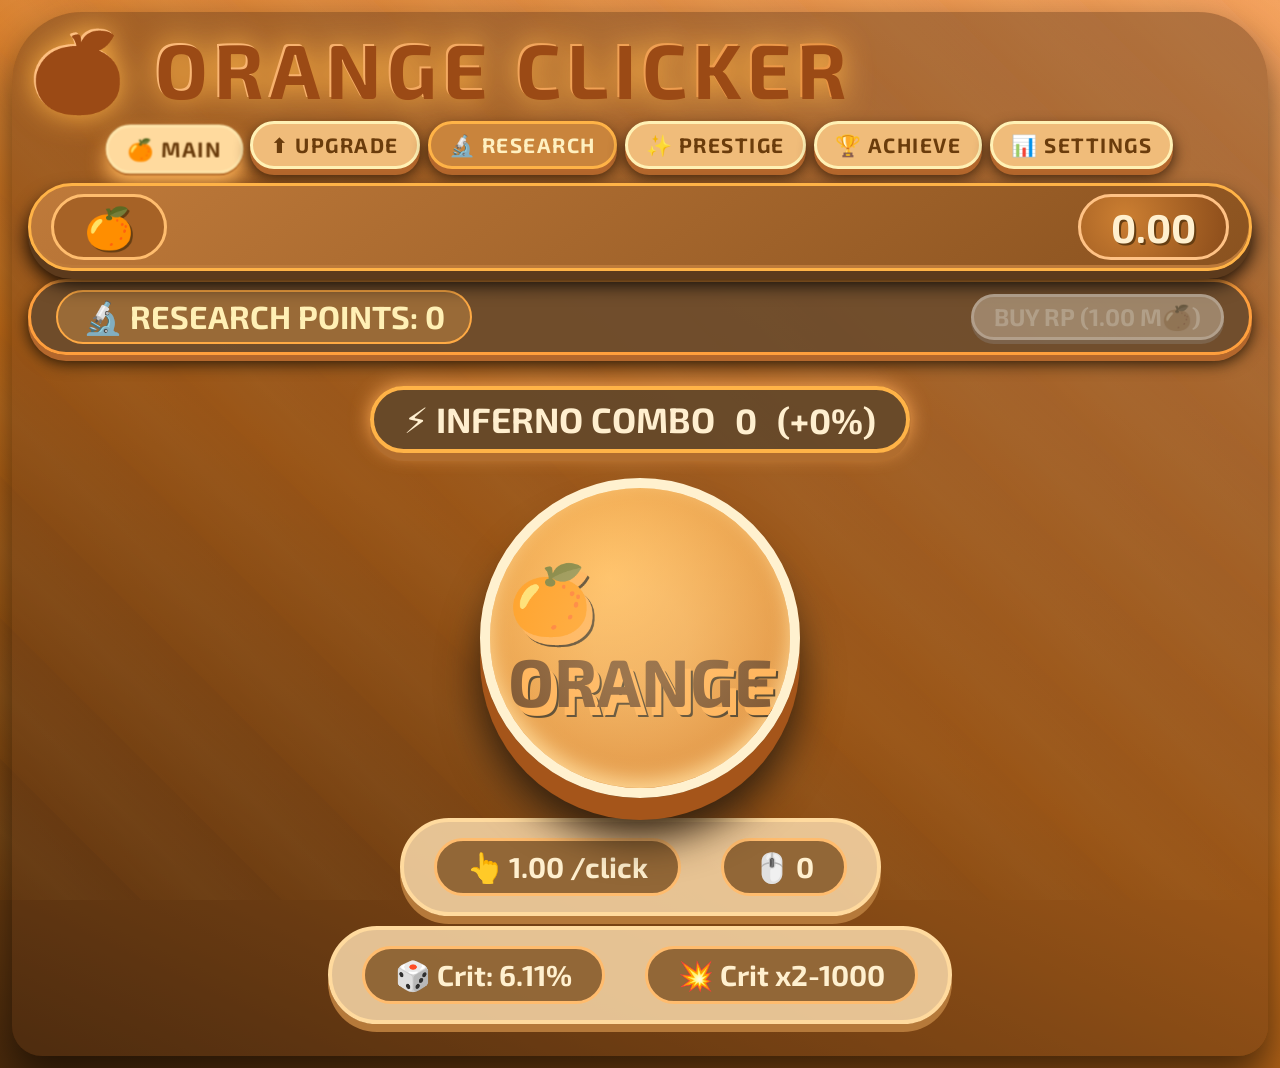
<file: orange.html>
<!DOCTYPE html>
<html lang="en">
<head>
    <meta charset="UTF-8">
    <meta name="viewport" content="width=device-width, initial-scale=1.0, user-scalable=no">
    <title>🍊 ORANGE CLICKER - RESEARCH EDITION</title>
    <link href="https://fonts.googleapis.com/css2?family=Exo+2:ital,wght@0,100..900;1,100..900&display=swap" rel="stylesheet">
    <style>
        * {
            box-sizing: border-box;
            user-select: none;
            font-family: 'Exo 2', 'Barlow', 'Segoe UI', Roboto, system-ui, sans-serif;
            margin: 0;
            padding: 0;
        }
        body {
            min-height: 100vh;
            width: 100vw;
            overflow-x: hidden;
            background: linear-gradient(25deg, #4a2a0c 0%, #c96f1a 45%, #f4a261 100%);
            display: flex;
            flex-direction: column;
            padding: 12px;
            position: relative;
        }
        body::before {
            content: '';
            position: fixed;
            top: 0; left: 0; right: 0; bottom: 0;
            background: repeating-linear-gradient(45deg, rgba(255,140,0,0.05) 0px, rgba(255,200,100,0.08) 50px, transparent 100px);
            pointer-events: none;
            animation: drift 22s linear infinite;
            z-index: 0;
        }
        @keyframes drift {
            0% { transform: translateX(0) translateY(0); }
            100% { transform: translateX(3%) translateY(2%); }
        }
        .full-game {
            flex: 1;
            display: flex;
            flex-direction: column;
            max-width: 1500px;
            margin: 0 auto;
            width: 100%;
            position: relative;
            z-index: 2;
            backdrop-filter: blur(0px);
            border-radius: 70px 70px 30px 30px;
            background: rgba(80, 45, 20, 0.4);
            padding: 12px 16px;
            box-shadow: 0 20px 40px rgba(0,0,0,0.6);
        }
        .global-title h1 {
            font-weight: bold;
            font-size: 4.8rem;
            letter-spacing: 6px;
            color: #ffb347;
            text-shadow: 5px 5px 0 #b45f1b, 8px 8px 0 #7a3e0e, 12px 12px 10px #3e2a1a;
            word-break: break-word;
            line-height: 1.1;
            background: linear-gradient(135deg, #ffc285, #e07c1f);
            -webkit-background-clip: text;
            -webkit-text-fill-color: transparent;
            text-shadow: 2px 2px 0 #9b4a15;
            margin-bottom: 5px;
            transition: 0.2s;
            filter: drop-shadow(0 0 15px #ffb347);
            animation: titleGlow 2s infinite alternate;
        }
        @keyframes titleGlow {
            0% { filter: drop-shadow(0 0 8px #ffb86b); }
            100% { filter: drop-shadow(0 0 25px #ffa559); }
        }
        .page-tabs {
            display: flex;
            gap: 8px;
            margin: 8px 0 14px;
            justify-content: center;
            flex-wrap: wrap;
        }
        .tab-btn {
            background: #f0bc7a;
            border: 3px solid #fff1b5;
            color: #6a3c0c;
            font-weight: bold;
            font-size: 1.3rem;
            padding: 8px 18px;
            border-radius: 50px;
            box-shadow: 0 6px 0 #b4672c, 0 8px 16px #2f1a08;
            cursor: pointer;
            transition: 0.08s;
            text-transform: uppercase;
            letter-spacing: 1.5px;
            backdrop-filter: blur(4px);
        }
        .tab-btn.active {
            background: #ffda9e;
            transform: translateY(4px) scale(1.02);
            box-shadow: 0 2px 0 #b86f2c, 0 12px 20px #ffb458;
            border-color: #ffe5aa;
        }
        .tab-btn.research-tab {
            background: #c9843c;
            border-color: #ffb347;
            color: #fff0c0;
        }
        .page { display: none; width: 100%; flex:1; flex-direction: column; }
        .page.active-page { display: flex; }
        .global-resource {
            background: #7a4d2ae0;
            backdrop-filter: blur(8px);
            border-radius: 50px;
            padding: 8px 20px;
            margin: 0 0 8px;
            display: flex;
            align-items: center;
            justify-content: space-between;
            border: 3px solid #ffb347;
            box-shadow: inset 0 -3px 0 #bd7a3a, 0 8px 0 #5c3a1c, 0 12px 20px black;
            color: #fff0cf;
            font-weight: bold;
            font-size: 2.2rem;
            text-shadow: 2px 2px 0 #663e12;
            background-image: linear-gradient(145deg, #bf7a3a, #8a521f);
        }
        .global-resource .resource-icon { font-size: 2.5rem; background: #a66226; padding: 5px 30px; border-radius: 40px; border: 3px solid #ffbd6e; }
        .global-resource .resource-value {
            background: #3f2b16;
            padding: 6px 30px;
            border-radius: 4rem;
            border: 3px solid #ffc285;
            font-size: 2.5rem;
            background-image: radial-gradient(circle at 30% 35%, #cc7f32, #8b4c1a);
        }
        .research-points-bar {
            background: #6a4c2edd;
            border-radius: 50px;
            padding: 8px 25px;
            margin: 0 0 16px;
            display: flex;
            align-items: center;
            justify-content: space-between;
            border: 3px solid #ff9f3d;
            box-shadow: 0 6px 0 #b4672c, 0 8px 16px #1f1406;
            color: #fff0b5;
            font-size: 2rem;
            font-weight: bold;
        }
        .research-points-bar .rp-icon {
            background: #996a37;
            padding: 5px 25px;
            border-radius: 40px;
            border: 2px solid #ffaa44;
        }
        .buy-rp-btn {
            background: #ffb347;
            border: 3px solid #fff0cf;
            padding: 5px 20px;
            border-radius: 40px;
            font-size: 1.5rem;
            cursor: pointer;
            box-shadow: 0 4px 0 #bd701f;
            transition: 0.05s;
        }
        .buy-rp-btn:active {
            transform: translateY(4px);
            box-shadow: 0 1px 0 #bd701f;
        }
        .buy-rp-btn.disabled {
            opacity: 0.5;
            pointer-events: none;
            filter: grayscale(0.8);
        }
        .main-click-area { display: flex; flex-direction: column; align-items: center; justify-content: center; flex:1; margin: 10px 0 20px; }
        .click-area {
            background: radial-gradient(circle at 40% 30%, #ffb347, #cc6f1a);
            width: 320px; height: 320px;
            border-radius: 50%;
            display: flex; align-items: center; justify-content: center;
            box-shadow: 0 22px 0 #a5551a, 0 40px 40px #2f1f0f, inset 0 -8px 20px #ffd58c;
            border: 10px solid #fff1cf;
            transition: transform 0.06s, box-shadow 0.1s;
            cursor: pointer;
            font-size: 4.2rem; font-weight: bold; color: #5a2e0c; text-shadow: 6px 8px 0 #ffa53e, 8px 10px 0 #1f1506;
            margin: 10px 0 20px; position: relative; overflow: hidden;
            animation: pulse-glow 2.2s infinite alternate;
        }
        @keyframes pulse-glow {
            0% { box-shadow: 0 22px 0 #a5551a, 0 40px 40px #2a1b0c, inset 0 -8px 20px #ffcf8c, 0 0 10px #ffa347; }
            100% { box-shadow: 0 22px 0 #a5551a, 0 45px 50px #241a0c, inset 0 -8px 25px #ffe2aa, 0 0 35px #ffbc6e; }
        }
        .click-area::after {
            content: ''; position: absolute; top: -60%; left: -60%; width: 220%; height: 220%;
            background: radial-gradient(circle, #ffe1b0 10%, transparent 70%); opacity: 0.4; transform: rotate(30deg);
        }
        .click-area:active {
            transform: translateY(16px) scale(1.08);
            box-shadow: 0 6px 0 #944d1a, 0 35px 35px #2f220f, 0 0 60px #ffbe70;
            transition: transform 0.03s;
        }
        .ripple-effect {
            position: absolute;
            border-radius: 50%;
            background: radial-gradient(circle, rgba(255,200,120,0.8) 0%, rgba(255,160,60,0.3) 50%, transparent 70%);
            transform: scale(0);
            animation: ripple-animation 0.5s ease-out;
            pointer-events: none;
            width: 100px;
            height: 100px;
            margin-left: -50px;
            margin-top: -50px;
        }
        @keyframes ripple-animation {
            from { transform: scale(0); opacity: 1; }
            to { transform: scale(4); opacity: 0; }
        }
        .click-flash {
            position: absolute;
            top: 0;
            left: 0;
            width: 100%;
            height: 100%;
            background: rgba(255, 180, 70, 0.6);
            animation: flash 0.2s ease-out;
            pointer-events: none;
            border-radius: 50%;
        }
        @keyframes flash {
            0% { opacity: 0.8; }
            100% { opacity: 0; }
        }
        .inline-stats {
            font-size: 1.8rem; background: #f7d7a8dd; border-radius: 70px; padding: 16px 30px;
            border: 4px solid #ffda9e; display: flex; justify-content: center; gap: 40px;
            color: #4d2a0e; font-weight: bold; flex-wrap: wrap; box-shadow: 0 8px 0 #b5793a;
        }
        .inline-stats span { background: #875a2be0; color: #fff0cf; padding: 8px 30px; border-radius: 70px; border: 3px solid #ffbc6e; font-size: 1.8rem;}
        .combo-meter {
            background: #664a2ce0; border-radius: 70px; padding: 8px 30px; border: 4px solid #ffb347;
            font-size: 2.2rem; font-weight: bold; color: #ffefcf; display: flex; align-items: center;
            gap: 20px; box-shadow: 0 8px 0 #b16d2e, 0 0 20px #ffaa55; margin: 5px 0 15px; backdrop-filter: blur(3px);
        }
        .research-container {
            display: grid;
            grid-template-columns: repeat(auto-fit, minmax(320px, 1fr));
            gap: 20px;
            padding: 20px;
            background: #c19163e0;
            border-radius: 50px;
            border: 4px solid #ffb347;
            margin: 15px 0;
            max-height: 600px;
            overflow-y: auto;
        }
        .research-card {
            background: linear-gradient(145deg, #f7cf93, #e0953f);
            border-radius: 30px;
            padding: 20px;
            border: 3px solid #ffefb0;
            box-shadow: 0 8px 0 #b26520, 0 10px 20px #2a1f0e;
            display: flex;
            flex-direction: column;
            gap: 10px;
        }
        .research-title {
            font-size: 1.8rem;
            font-weight: bold;
            color: #5a2a0a;
            text-shadow: 2px 2px 0 #ffbc6e;
            border-bottom: 2px solid #c4661e;
            padding-bottom: 5px;
        }
        .research-tier-list {
            font-size: 1.2rem;
            background: #a56127;
            color: #ffda9e;
            padding: 5px 10px;
            border-radius: 20px;
            display: inline-block;
        }
        .research-level {
            font-size: 1.4rem;
            background: #a56127;
            color: #fff0cf;
            padding: 5px 15px;
            border-radius: 40px;
            display: inline-block;
            align-self: flex-start;
        }
        .research-desc {
            font-size: 1.2rem;
            color: #381e08;
        }
        .research-current {
            font-size: 1.3rem;
            background: #c97f38;
            color: #fff0cf;
            padding: 5px 10px;
            border-radius: 20px;
            text-align: center;
        }
        .research-cost {
            font-size: 1.5rem;
            background: #c97f38;
            color: #fff0cf;
            padding: 8px 15px;
            border-radius: 40px;
            text-align: center;
            border: 2px solid #ffb347;
        }
        .research-btn {
            background: #ffb347;
            border: 3px solid #fff0cf;
            padding: 10px;
            border-radius: 40px;
            font-size: 1.4rem;
            font-weight: bold;
            cursor: pointer;
            box-shadow: 0 5px 0 #b26520;
            transition: 0.05s;
        }
        .research-btn:active {
            transform: translateY(5px);
            box-shadow: 0 1px 0 #b26520;
        }
        .research-btn.disabled {
            opacity: 0.5;
            pointer-events: none;
            filter: grayscale(0.8);
        }
        .research-max {
            background: #b77d42;
            color: #ffda9e;
            padding: 10px;
            border-radius: 40px;
            text-align: center;
            font-size: 1.4rem;
            border: 2px solid #ffb347;
        }
        .achievements-panel { background: #b9824ce0; border-radius: 50px; padding: 20px; margin:15px 0; border:4px solid #ffbc6e; max-height:300px; overflow-y:auto; }
        .achievement-entry { background: #b57636; color:#fff0cf; padding:8px 15px; margin:6px 0; border-radius:30px; display:flex; align-items:center; gap:12px; font-size:1.3rem; border:2px solid #ffb347;}
        .shop-grid { display: grid; grid-template-columns: repeat(auto-fit, minmax(170px, 1fr)); gap: 15px; margin: 20px 0; }
        .upgrade-card { background: linear-gradient(160deg, #ffe0b5, #e09d53); border-radius: 30px 30px 25px 25px; padding: 16px 4px 12px; border: 4px solid #fff0cf; box-shadow: 0 10px 0 #b26520, 0 10px 20px #221a0c; transition:0.08s; color:#5a2e12; display:flex; flex-direction:column; align-items:center; position:relative; font-size:0.95rem;}
        .upgrade-card.disabled { opacity:0.4; filter:grayscale(0.8); pointer-events:none; box-shadow:0 6px 0 #b6722e; transform:translateY(6px);}
        .upgrade-card.locked-tier { opacity:0.2; filter:grayscale(1); pointer-events:none;}
        .upgrade-card.prestige-locked { opacity:0.7; filter:grayscale(0.9); background:#b27d4a; pointer-events:none;}
        .upgrade-icon { font-size: 2.8rem; }
        .upgrade-name { font-size:1.1rem; background:#8f5d32e0; border-radius:30px; color:#fff0cf; padding:4px 12px; margin:5px 0; font-weight:bold; text-transform:uppercase; }
        .cost-display { background:#7e4d26; color:#ffefcf; padding:4px 15px; border-radius:40px; font-size:1.2rem; border:3px solid #ffb347; margin:6px 0; }
        .prestige-page-panel { background: #d99c48; border-radius: 70px; padding: 30px; border: 5px solid #ffda9e; box-shadow: 0 16px 0 #b6722e, 0 15px 35px #2f1f10;}
        .prestige-card { background: #b57438e0; color: #fff0cf; padding: 30px; border-radius: 70px; font-size: 2rem; display:flex; flex-direction:column; align-items:center; gap:15px; border:4px solid #ffb347;}
        .prestige-big-btn { background: #ffbc6e; border:5px solid #fff0cf; padding:20px 60px; border-radius: 70px; font-weight:bold; font-size:2.5rem; box-shadow:0 12px 0 #b26520,0 12px 25px black; cursor:pointer; }
        .prestige-big-btn:active { transform:translateY(10px); box-shadow:0 5px 0 #b26520; }
        .prestige-big-btn.disabled { opacity:0.5; pointer-events:none; }
        .corn-btn { background:#ffb347; border:4px solid #fff0cf; padding:12px 30px; border-radius:70px; font-weight:bold; font-size:1.5rem; box-shadow:0 8px 0 #b26520; cursor:pointer; margin:0 5px;}
        .corn-btn:active { transform:translateY(5px); box-shadow:0 3px 0 #b26520;}
        .corn-btn.reset { background:#e0934b; }
        .floating-crit { position:fixed; font-weight:bold; color:#ffb347; text-shadow:0 0 20px #ff8c00,0 0 30px #ffaa33; pointer-events:none; font-size:3.2rem; z-index:9999; animation:floatUp 0.9s ease-out forwards; white-space:nowrap;}
        @keyframes floatUp {
            0% { opacity:1; transform:translateY(0) scale(1); }
            100% { opacity:0; transform:translateY(-150px) scale(1.8); }
        }
        .floating-corn {
            position:fixed; font-weight:bold; color:#ffa32e; text-shadow:0 0 15px #ffa347; pointer-events:none; font-size:2.5rem; z-index:9999; animation:cornFloat 1s ease-out forwards;
        }
        @keyframes cornFloat {
            0% { opacity:1; transform:translateY(0) rotate(0deg); }
            100% { opacity:0; transform:translateY(-120px) rotate(20deg); }
        }
        .import-export-panel { display:flex; gap:10px; margin:15px 0; flex-wrap:wrap; justify-content:center;}
        .import-export-panel input { background:#6d451fe0; border:3px solid #ffb347; border-radius:70px; padding:12px 20px; font-size:1.2rem; color:#fff0cf; width:300px;}
        .star-compact { font-size:2.2rem; background:#a5662c; padding:8px 25px; border-radius:50px; border:2px solid #ffb347; letter-spacing:2px;}
        .extra-stat { font-size:2rem; background:#f7cf93; padding:18px; border-radius:70px; margin-top:20px; border:3px solid #ffbc6e;}
        .offline-progress { background:#b07738; color:#ffda9e; padding:15px; border-radius:50px; margin:10px 0; text-align:center; font-size:1.5rem; border:3px solid #ffb347; }
        footer { font-size:1.2rem; color:#ffdc9e; text-shadow:2px 2px 0 #5a2e0c;}
    </style>
</head>
<body>
<div class="full-game">
    <div class="global-title"><h1>🍊 ORANGE CLICKER</h1></div>
    <div class="page-tabs">
        <button class="tab-btn active" id="tabMain">🍊 MAIN</button>
        <button class="tab-btn" id="tabUpgrade">⬆️ UPGRADE</button>
        <button class="tab-btn research-tab" id="tabResearch">🔬 RESEARCH</button>
        <button class="tab-btn" id="tabPrestigePage">✨ PRESTIGE</button>
        <button class="tab-btn" id="tabAchievements">🏆 ACHIEVE</button>
        <button class="tab-btn" id="tabStats">📊 SETTINGS</button>
    </div>
    <div class="global-resource">
        <span class="resource-icon">🍊</span>
        <span class="resource-value" id="globalCornDisplay">0</span>
    </div>
    <div class="research-points-bar">
        <span class="rp-icon">🔬 RESEARCH POINTS: <span id="researchPointsDisplay">0</span></span>
        <span class="buy-rp-btn" id="buyResearchPointBtn">BUY RP (1M🍊)</span>
    </div>
    <div id="pageMain" class="page active-page">
        <div class="main-click-area">
            <div class="combo-meter"><span>⚡ INFERNO COMBO</span><span class="combo-value" id="comboDisplay">0</span><span id="comboPercentDisplay">(+0%)</span></div>
            <div class="click-area" id="clickButton">🍊<br>ORANGE</div>
            <div class="inline-stats"><span id="clickPowerStatMain">👆 1.0 /click</span><span id="totalClicksStatMain">🖱️ 0</span></div>
            <div class="inline-stats" style="margin-top:10px;"><span id="critChanceDisplay">🎲 Crit: 6.11%</span><span id="critMultDisplay">💥 Crit x2-1000</span></div>
        </div>
    </div>
    <div id="pageUpgrade" class="page"><div class="shop-grid" id="upgradeGrid"></div></div>
    <div id="pageResearch" class="page"><div class="research-container" id="researchContainer"></div></div>
    <div id="pagePrestige" class="page"><div class="prestige-page-panel"><div class="prestige-card"><div class="star-compact" id="prestigeStarsDisplay">0/10 ★</div><div style="font-size:2rem;">Base multiplier: <span id="prestigeMultDisplay">x1.000</span></div><div style="font-size:1.8rem;">With research: <span id="prestigeMultWithResearchDisplay">x1.000</span></div><div style="font-size:1.8rem;">next cost: <span id="prestigeCostDisplay">3.0M</span> 🍊</div><div style="font-size:1.8rem;">Cost after research: <span id="prestigeCostAfterResearchDisplay">3.0M</span> 🍊</div><button class="prestige-big-btn" id="prestigeBtn">✨ PRESTIGE ✨</button><div style="font-size:1.5rem;">√2 per star, max 10★ · 2 upgrades per star</div></div></div></div>
    <div id="pageAchievements" class="page"><div class="settings-panel" style="background:#d4a166e0; border-radius:50px; padding:20px;"><h2 style="font-size:2.5rem; color:#ffb347;">🏆 ACHIEVEMENTS</h2><div class="achievements-panel" id="achievementsList">loading...</div></div></div>
    <div id="pageStats" class="page"><div class="settings-panel" style="background:#efbc7ce0; border-radius:50px; padding:25px;"><div class="totals-list" id="statsDetail">loading stats ...</div><div class="offline-progress" id="offlineProgressDisplay">⏰ Offline: 0 mins collected</div><div class="import-export-panel"><input type="text" id="importField" placeholder="paste save string" /><button class="corn-btn" id="exportBtn">📤 EXPORT</button><button class="corn-btn" id="importBtn">📥 IMPORT</button></div><div><button class="corn-btn" id="saveGameBtn">💾 SAVE</button><button class="corn-btn" id="loadGameBtn">📂 LOAD</button><button class="corn-btn reset" id="resetGameBtn">⚠️ RESET</button></div><div class="storage-info" id="saveStatus">📀 ready</div><div class="extra-stat" id="statsClickPower">⚡ click power: 0</div></div></div>
</div>
<script>
(function(){
let researchPoints=0;
const RESEARCH_POINT_BASE_COST=1e6;
const RESEARCH_POINT_COST_MULT=1.6;
const researchItems=[
{id:'costRed1',name:'🍊 TIER 1 COST REDUCTION',desc:'Reduces cost of SLICE and PEELER',tierIndices:[0,1],tierNames:['SLICE','PEELER'],type:'costReduction',maxLevel:10,costPerLevel:[1,2,3,4,5,6,7,8,9,10],level:0},
{id:'costRed2',name:'🍊 TIER 2 COST REDUCTION',desc:'Reduces cost of JUICER and CITRUSPRESS',tierIndices:[2,3],tierNames:['JUICER','CITRUSPRESS'],type:'costReduction',maxLevel:10,costPerLevel:[1,2,3,4,5,6,7,8,9,10],level:0},
{id:'costRed3',name:'🍊 TIER 3 COST REDUCTION',desc:'Reduces cost of MANDARIN and ORCHARD',tierIndices:[4,5],tierNames:['MANDARIN','ORCHARD'],type:'costReduction',maxLevel:10,costPerLevel:[1,2,3,4,5,6,7,8,9,10],level:0},
{id:'costRed4',name:'🍊 TIER 4 COST REDUCTION',desc:'Reduces cost of CITRUS SILO and ZEST FIELD',tierIndices:[6,7],tierNames:['CITRUS SILO','ZEST FIELD'],type:'costReduction',maxLevel:10,costPerLevel:[1,2,3,4,5,6,7,8,9,10],level:0},
{id:'costRed5',name:'🍊 TIER 5 COST REDUCTION',desc:'Reduces cost of GALACTIC GROVE and VOID PEELER',tierIndices:[8,9],tierNames:['GALACTIC GROVE','VOID PEELER'],type:'costReduction',maxLevel:10,costPerLevel:[1,2,3,4,5,6,7,8,9,10],level:0},
{id:'costRed6',name:'🍊 TIER 6 COST REDUCTION',desc:'Reduces cost of COSMIC JUICER and QUINCE',tierIndices:[10,11],tierNames:['COSMIC JUICER','QUINCE'],type:'costReduction',maxLevel:10,costPerLevel:[1,2,3,4,5,6,7,8,9,10],level:0},
{id:'costRed7',name:'🍊 TIER 7 COST REDUCTION',desc:'Reduces cost of STELLAR HARVEST and CITRUS REAPER',tierIndices:[12,13],tierNames:['STELLAR HARVEST','CITRUS REAPER'],type:'costReduction',maxLevel:10,costPerLevel:[1,2,3,4,5,6,7,8,9,10],level:0},
{id:'costRed8',name:'🍊 TIER 8 COST REDUCTION',desc:'Reduces cost of ORANGE ENGINE and STAR RIND',tierIndices:[14,15],tierNames:['ORANGE ENGINE','STAR RIND'],type:'costReduction',maxLevel:10,costPerLevel:[1,2,3,4,5,6,7,8,9,10],level:0},
{id:'costRed9',name:'🍊 TIER 9 COST REDUCTION',desc:'Reduces cost of COSMIC CITRUS and JAMEL',tierIndices:[16,17],tierNames:['COSMIC CITRUS','JAMEL'],type:'costReduction',maxLevel:10,costPerLevel:[1,2,3,4,5,6,7,8,9,10],level:0},
{id:'costRed10',name:'🍊 TIER 10 COST REDUCTION',desc:'Reduces cost of ORANGE NEXUS and DIVINE CITRUS',tierIndices:[18,19],tierNames:['ORANGE NEXUS','DIVINE CITRUS'],type:'costReduction',maxLevel:10,costPerLevel:[1,2,3,4,5,6,7,8,9,10],level:0},
{id:'costRed11',name:'🍊 TIER 11 COST REDUCTION',desc:'Reduces cost of CITRUS OVERLORD and ORANGE GOD',tierIndices:[20,21],tierNames:['CITRUS OVERLORD','ORANGE GOD'],type:'costReduction',maxLevel:10,costPerLevel:[1,2,3,4,5,6,7,8,9,10],level:0},
{id:'costRed12',name:'🍊 TIER 12 COST REDUCTION',desc:'Reduces cost of ETHEREAL ORANGE and AMADEUS',tierIndices:[22,23],tierNames:['ETHEREAL ORANGE','AMADEUS'],type:'costReduction',maxLevel:10,costPerLevel:[1,2,3,4,5,6,7,8,9,10],level:0},
{id:'autoClicker',name:'⚡ AUTO CLICKER',desc:'Generates 10% of click power per second idle',type:'autoClicker',maxLevel:10,costPerLevel:[2,3,5,7,10,13,17,22,28,35],level:0},
{id:'critChance',name:'🍀 CRIT CHANCE',desc:'+0.5% crit chance per level (max +5%)',type:'critChance',maxLevel:10,costPerLevel:[2,3,5,7,10,13,17,22,28,35],level:0},
{id:'critMult',name:'💥 CRIT MULTIPLIER',desc:'+0.1x to all crit multipliers per level',type:'critMult',maxLevel:10,costPerLevel:[2,3,5,7,10,13,17,22,28,35],level:0},
{id:'prestigeBonus',name:'✨ PRESTIGE BONUS',desc:'+0.05 to prestige multiplier per level',type:'prestigeBonus',maxLevel:10,costPerLevel:[2,3,5,7,10,13,17,22,28,35],level:0},
{id:'prestigeCostRed',name:'💰 PRESTIGE COST REDUCTION',desc:'-10% prestige cost per level',type:'prestigeCostReduction',maxLevel:10,costPerLevel:[2,3,5,7,10,13,17,22,28,35],level:0},
{id:'offlineLength',name:'⏰ OFFLINE TIME',desc:'+30 minutes offline earnings (requires Auto Clicker lv1)',type:'offlineLength',maxLevel:10,costPerLevel:[2,3,5,7,10,13,17,22,28,35],level:0}
];
let prestigeLevel=0;
const MAX_PRESTIGE=10;
const PRESTIGE_BASE_COST=3e6;
const PRESTIGE_COST_GROWTH=400;
let corn=0,totalManualClicks=0,lastOfflineTime=Date.now(),pageLoadTime=Date.now();
let combo=0,MAX_COMBO=50,COMBO_DECAY_MS=350,comboTimer=null,lastClickTime=0;
const upgrades=[
{id:'slice',name:'SLICE',icon:'🍊',basePower:1,baseCost:20,desc:'+1/click'},
{id:'peeler',name:'PEELER',icon:'⛏️',basePower:12,baseCost:400,desc:'+12/click'},
{id:'juicer',name:'JUICER',icon:'💧',basePower:140,baseCost:8000,desc:'+140/click'},
{id:'citruspress',name:'CITRUSPRESS',icon:'🚜',basePower:1700,baseCost:160000,desc:'+1700/click'},
{id:'mandarin',name:'MANDARIN',icon:'⚙️',basePower:20000,baseCost:3200000,desc:'+20k/click'},
{id:'orchard',name:'ORCHARD',icon:'🧬',basePower:240000,baseCost:64000000,desc:'+240k/click'},
{id:'citrusSilo',name:'CITRUS SILO',icon:'🔮',basePower:2900000,baseCost:1280000000,desc:'+2.9M/click'},
{id:'zestField',name:'ZEST FIELD',icon:'⚡',basePower:35000000,baseCost:25600000000,desc:'+35M/click'},
{id:'galacticGrove',name:'GALACTIC GROVE',icon:'🌌',basePower:450000000,baseCost:512000000000,desc:'+450M/click'},
{id:'voidPeeler',name:'VOID PEELER',icon:'👾',basePower:5600000000,baseCost:10240000000000,desc:'+5.6B/click'},
{id:'cosmicJuicer',name:'COSMIC JUICER',icon:'🛸',basePower:72000000000,baseCost:204800000000000,desc:'+72B/click'},
{id:'quince',name:'QUINCE',icon:'🦅',basePower:900000000000,baseCost:4096000000000000,desc:'+900B/click'},
{id:'stellarHarvest',name:'STELLAR HARVEST',icon:'🌠',basePower:12000000000000,baseCost:81920000000000000,desc:'+12T/click'},
{id:'citrusReaper',name:'CITRUS REAPER',icon:'☄️',basePower:150000000000000,baseCost:1630000000000000000,desc:'+150T/click'},
{id:'orangeEngine',name:'ORANGE ENGINE',icon:'🌀',basePower:2000000000000000,baseCost:32700000000000000000,desc:'+2Qa/click'},
{id:'starRind',name:'STAR RIND',icon:'⭐',basePower:25000000000000000,baseCost:655000000000000000000,desc:'+25Qa/click'},
{id:'cosmicCitrus',name:'COSMIC CITRUS',icon:'🐋',basePower:300000000000000000,baseCost:13100000000000000000000,desc:'+300Qa/click'},
{id:'jamel',name:'JAMEL',icon:'👤',basePower:3600000000000000000,baseCost:262000000000000000000000,desc:'+3.6Qi/click'},
{id:'orangeNexus',name:'ORANGE NEXUS',icon:'🌐',basePower:50000000000000000000,baseCost:5240000000000000000000000,desc:'+50 Qi/click'},
{id:'divineCitrus',name:'DIVINE CITRUS',icon:'👑',basePower:650000000000000000000,baseCost:104850000000000000000000000,desc:'+650 Qi/click'},
{id:'citrusOverlord',name:'CITRUS OVERLORD',icon:'👁️',basePower:8000000000000000000000,baseCost:2090000000000000000000000000,desc:'+8 Sx/click'},
{id:'orangeGod',name:'ORANGE GOD',icon:'🗿',basePower:105000000000000000000000,baseCost:41800000000000000000000000000,desc:'+105 Sx/click'},
{id:'etherealOrange',name:'ETHEREAL ORANGE',icon:'🌀',basePower:1.30e24,baseCost:8.25e29,desc:'+1.30 Sp/click'},
{id:'amadeus',name:'AMADEUS',icon:'🎼',basePower:1.6e25,baseCost:1.65e31,desc:'+16 Sp/click'}
];
let levels={}; upgrades.forEach(u=>levels[u.id]=0);
function getCostReductionForUpgrade(index){let r=1;for(let res of researchItems)if(res.type==='costReduction'&&res.tierIndices&&res.tierIndices.includes(index))r*=Math.pow(0.94,res.level);return r;}
function getNextCost(upgrade,index){let lvl=levels[upgrade.id];let base=upgrade.baseCost*Math.pow(1.32,lvl);let reduction=getCostReductionForUpgrade(index);return Math.floor(base*reduction);}
function getPrestigeCost(){if(prestigeLevel>=MAX_PRESTIGE)return Infinity;let baseCost=PRESTIGE_BASE_COST*Math.pow(PRESTIGE_COST_GROWTH,prestigeLevel);let reduction=Math.pow(0.9,researchItems[16].level);return Math.floor(baseCost*reduction);}
let autoClickerInterval=null;
function startAutoClicker(){if(autoClickerInterval)clearInterval(autoClickerInterval);let autoLevel=researchItems[12].level;if(autoLevel>0)autoClickerInterval=setInterval(()=>{let autoPower=baseClickPower()*0.1*autoLevel*comboMultiplier();corn+=autoPower;spawnFloatingCorn('⚡ '+formatNumber(autoPower),'#ffaa00');fullRefresh();},1000);}
function spawnFloatingCorn(msg,col){let d=document.createElement('div');d.className='floating-corn';d.innerText=msg;d.style.left=(Math.random()*60+20)+'%';d.style.top='50%';d.style.color=col;document.body.appendChild(d);setTimeout(()=>d.remove(),800);}
function comboPercent(){return Math.min(combo*2,100);}
function comboMultiplier(){return 1+comboPercent()/100;}
function increaseCombo(){combo=Math.min(combo+1,MAX_COMBO);resetComboTimer();updateComboUI();}
function resetComboTimer(){if(comboTimer)clearTimeout(comboTimer);comboTimer=setTimeout(()=>{combo=0;updateComboUI();comboTimer=null;},COMBO_DECAY_MS);}
function updateComboUI(){let el=document.getElementById('comboDisplay');if(el)el.innerText=combo;let pct=document.getElementById('comboPercentDisplay');if(pct)pct.innerText=`(+${comboPercent()}%)`;}
function getCritChance(){let base=6.11;let bonus=(researchItems[13]?.level||0)*0.5;return base+bonus;}
function getCritMultiplier(){let r=Math.random()*100;let chance=getCritChance();let bonus=(researchItems[14]?.level||0)*0.1;if(r<0.01)return 1000+bonus*1000;if(r<0.11)return 25+bonus*25;if(r<1.11)return 5+bonus*5;if(r<6.11)return 2+bonus*2;return 1;}
function spawnFloatingText(msg,isCrit){let d=document.createElement('div');d.className='floating-crit';d.innerText=msg;d.style.left=(Math.random()*60+20)+'%';d.style.top='50%';document.body.appendChild(d);setTimeout(()=>d.remove(),800);}
function addClickEffect(e){let area=document.getElementById('clickButton');let rect=area.getBoundingClientRect();let x=e.clientX-rect.left,y=e.clientY-rect.top;let rip=document.createElement('div');rip.className='ripple-effect';rip.style.left=x+'px';rip.style.top=y+'px';area.appendChild(rip);let flash=document.createElement('div');flash.className='click-flash';area.appendChild(flash);setTimeout(()=>{rip.remove();flash.remove();},500);}
function isUpgradeUnlockedByTier(idx){if(idx<2)return true;let requiredId=upgrades[idx-1].id;return levels[requiredId]>=1;}
function isUpgradeVisibleByPrestige(idx){return idx<4+2*prestigeLevel;}
function getPowerFor(up){let lvl=levels[up.id];if(lvl===0)return 0;return up.basePower*Math.pow(1.25,lvl-1);}
function baseClickPower(){let sum=1;for(let u of upgrades)sum+=getPowerFor(u);return sum;}
function getPrestigeMultiplier(){return Math.pow(Math.SQRT2,prestigeLevel)+(researchItems[15]?.level||0)*0.05;}
function totalClickPower(){return baseClickPower()*getPrestigeMultiplier()*comboMultiplier();}
function getNextResearchPointCost(){return RESEARCH_POINT_BASE_COST*Math.pow(RESEARCH_POINT_COST_MULT,researchPoints);}
function buyResearchPoint(){if(prestigeLevel<1){alert('❌ Need at least 1 prestige star to buy research points!');return;}let cost=getNextResearchPointCost();if(corn>=cost){corn-=cost;researchPoints++;document.getElementById('globalCornDisplay').innerText=formatNumber(corn);document.getElementById('researchPointsDisplay').innerText=researchPoints;let btn=document.getElementById('buyResearchPointBtn');btn.innerHTML=`BUY RP (${formatNumber(getNextResearchPointCost())}🍊)`;updateBuyRPButton();saveGame();spawnFloatingText('🔬 RP +1',false);}else alert(`Need ${formatNumber(cost)} oranges!`);}
function updateBuyRPButton(){let btn=document.getElementById('buyResearchPointBtn');if(!btn)return;btn.innerHTML=`BUY RP (${formatNumber(getNextResearchPointCost())}🍊)`;if(prestigeLevel<1){btn.classList.add('disabled');btn.title='Requires at least 1 prestige star';}else{btn.classList.remove('disabled');btn.title='';}}
function buyResearch(idx){let r=researchItems[idx];if(r.level>=r.maxLevel)return;let cost=r.costPerLevel[r.level];if(researchPoints<cost){alert(`Need ${cost} research points!`);return;}if(idx===17&&researchItems[12].level===0){alert('❌ Need Auto Clicker level 1 first!');return;}researchPoints-=cost;r.level++;if(idx===12)startAutoClicker();fullRefresh();saveGame();spawnFloatingText('🔬 Research complete!',false);}
function renderResearch(){let cont=document.getElementById('researchContainer');if(!cont)return;let html='';for(let i=0;i<=11;i++){let r=researchItems[i];let nextCost=r.level<r.maxLevel?r.costPerLevel[r.level]:null;html+=`<div class="research-card"><div class="research-title">${r.name}</div><div class="research-tier-list">📋 ${r.tierNames.join(' & ')}</div><div class="research-level">Level ${r.level}/${r.maxLevel}</div><div class="research-desc">${r.desc}</div><div class="research-current">Current: -${(100-Math.pow(94,r.level)).toFixed(1)}% cost</div>${r.level<r.maxLevel?`<div class="research-cost">Cost: ${nextCost} RP</div><div class="research-btn" onclick="window.buyResearch(${i})">UPGRADE</div>`:`<div class="research-max">MAX LEVEL</div>`}</div>`;}for(let i=12;i<researchItems.length;i++){let r=researchItems[i];let nextCost=r.level<r.maxLevel?r.costPerLevel[r.level]:null;let cur='';if(i===12)cur=`Current: ${r.level*10}% of click/sec`;else if(i===13)cur=`Current: ${(6.11+r.level*0.5).toFixed(2)}% crit chance`;else if(i===14)cur=`Current: +${r.level*0.1}x crit mult`;else if(i===15)cur=`Current: +${r.level*0.05} to prestige mult`;else if(i===16)cur=`Current: -${r.level*10}% prestige cost`;else if(i===17)cur=`Current: +${r.level*30} mins offline`;html+=`<div class="research-card"><div class="research-title">${r.name}</div><div class="research-level">Level ${r.level}/${r.maxLevel}</div><div class="research-desc">${r.desc}</div><div class="research-current">${cur}</div>${r.level<r.maxLevel?`<div class="research-cost">Cost: ${nextCost} RP</div><div class="research-btn" onclick="window.buyResearch(${i})">UPGRADE</div>`:`<div class="research-max">MAX LEVEL</div>`}${i===17&&researchItems[12].level===0?'<div style="color:red; font-weight:bold;">🔒 Requires Auto Clicker lv1</div>':''}</div>`;}cont.innerHTML=html;}
function calculateOfflineProgress(){let now=Date.now();let timeSinceLoad=now-pageLoadTime;if(lastOfflineTime&&lastOfflineTime<pageLoadTime){let diffSeconds=Math.floor((pageLoadTime-lastOfflineTime)/1000);if(diffSeconds>5){let offlineLevel=researchItems[17].level;let autoLevel=researchItems[12].level;if(offlineLevel>0&&autoLevel>0){let maxOfflineSeconds=offlineLevel*30*60;let secondsToCollect=Math.min(diffSeconds,maxOfflineSeconds);if(secondsToCollect>0){let powerPerSecond=baseClickPower()*0.1*autoLevel;let offlineEarned=powerPerSecond*secondsToCollect;corn+=offlineEarned;document.getElementById('offlineProgressDisplay').innerHTML=`⏰ Offline: +${formatNumber(offlineEarned)} oranges collected (${Math.floor(secondsToCollect/60)}m ${secondsToCollect%60}s)`;spawnFloatingText('⏰ Offline earnings!',false);}}}lastOfflineTime=now;}}
let achievements=[{id:'click1',name:'First Steps',desc:'Click once',icon:'🖱️',condition:()=>totalManualClicks>=1},{id:'click100',name:'Clicker',desc:'100 clicks',icon:'🖱️',condition:()=>totalManualClicks>=100},{id:'click1k',name:'Serious Clicker',desc:'1,000 clicks',icon:'🖱️',condition:()=>totalManualClicks>=1000},{id:'click10k',name:'Orange Maniac',desc:'10,000 clicks',icon:'🖱️',condition:()=>totalManualClicks>=10000},{id:'click100k',name:'Legendary Clicker',desc:'100,000 clicks',icon:'🖱️',condition:()=>totalManualClicks>=100000},{id:'upgrade1',name:'First Purchase',desc:'Buy first upgrade',icon:'⬆️',condition:()=>Object.values(levels).some(lvl=>lvl>=1)},{id:'upgrade3',name:'Getting Started',desc:'Own 3 upgrades',icon:'⬆️',condition:()=>Object.values(levels).filter(lvl=>lvl>=1).length>=3},{id:'upgrade10',name:'Tenth upgrade',desc:'Own 10 upgrades',icon:'⬆️',condition:()=>Object.values(levels).filter(lvl=>lvl>=1).length>=10},{id:'upgrade15',name:'Upgrade collector',desc:'Own 15 upgrades',icon:'⬆️',condition:()=>Object.values(levels).filter(lvl=>lvl>=1).length>=15},{id:'prestige1',name:'New Beginning',desc:'Prestige once',icon:'✨',condition:()=>prestigeLevel>=1},{id:'prestige3',name:'Third Times',desc:'Prestige 3 times',icon:'✨',condition:()=>prestigeLevel>=3},{id:'prestige5',name:'Star Collector',desc:'Prestige 5 times',icon:'✨',condition:()=>prestigeLevel>=5},{id:'prestige7',name:'Citrus Deity',desc:'Prestige 7 times',icon:'👑',condition:()=>prestigeLevel>=7},{id:'prestige10',name:'Transcendent',desc:'Reach 10★',icon:'👑',condition:()=>prestigeLevel>=10},{id:'combo25',name:'Combo Starter',desc:'Reach 25 combo',icon:'⚡',condition:()=>combo>=25},{id:'combo50',name:'Combo Master',desc:'Reach 50 combo',icon:'⚡',condition:()=>combo>=50},{id:'research1',name:'Researcher',desc:'Buy first research',icon:'🔬',condition:()=>researchItems.some(r=>r.level>0)},{id:'research5',name:'Scientist',desc:'Own 5 research levels',icon:'🔬',condition:()=>researchItems.reduce((s,r)=>s+r.level,0)>=5},{id:'research20',name:'Professor',desc:'Own 20 research levels',icon:'🔬',condition:()=>researchItems.reduce((s,r)=>s+r.level,0)>=20},{id:'research50',name:'Nobel Prize',desc:'Own 50 research levels',icon:'🔬',condition:()=>researchItems.reduce((s,r)=>s+r.level,0)>=50},{id:'research100',name:'Research Master',desc:'Own 100 research levels',icon:'🔬',condition:()=>researchItems.reduce((s,r)=>s+r.level,0)>=100},{id:'crit25',name:'Lucky!',desc:'Get a 25x critical',icon:'🍀',condition:()=>false},{id:'crit1000',name:'ONE IN A MILLION',desc:'Get a 1000x critical',icon:'💀',condition:()=>false}];
let unlockedAchievements=[];
function checkAchievements(){let changed=false;achievements.forEach(ach=>{if(!unlockedAchievements.includes(ach.id)&&ach.condition()){unlockedAchievements.push(ach.id);changed=true;spawnFloatingText('🏆 '+ach.name,true);}});if(changed)renderAchievements();}
function checkCrit25(){if(!unlockedAchievements.includes('crit25')){unlockedAchievements.push('crit25');renderAchievements();spawnFloatingText('🏆 Lucky!',true);}}
function checkCrit1000(){if(!unlockedAchievements.includes('crit1000')){unlockedAchievements.push('crit1000');renderAchievements();spawnFloatingText('🏆 ONE IN A MILLION',true);}}
function renderAchievements(){let cont=document.getElementById('achievementsList');if(!cont)return;let html='';achievements.forEach(ach=>{let unlocked=unlockedAchievements.includes(ach.id);html+=`<div class="achievement-entry" style="${unlocked?'':'opacity:0.6;'}"><span class="achievement-icon">${ach.icon}</span><span class="achievement-desc"><b>${ach.name}</b>: ${ach.desc}</span><span class="achievement-reward">${unlocked?'✅':'🔒'}</span></div>`;});cont.innerHTML=html;}
function formatNumber(num){if(num===Infinity)return '∞';if(num>=1e30)return num.toExponential(2);let suf=['','K','M','B','T','Qa','Qi','Sx','Sp','Oc','Nn','Dc'];let t=0;while(num>=1000&&t<suf.length-1){num/=1000;t++;}let fixed=(num<10&&num>-10)?num.toFixed(2):num.toFixed(1);if(fixed.endsWith('.0'))fixed=fixed.slice(0,-2);return fixed+' '+suf[t];}
let upgradeGrid=document.getElementById('upgradeGrid');
function renderUpgrades(){upgradeGrid.innerHTML='';upgrades.forEach((up,idx)=>{let lvl=levels[up.id];let cost=getNextCost(up,idx);let power=getPowerFor(up);let tierUnlocked=isUpgradeUnlockedByTier(idx);let visible=isUpgradeVisibleByPrestige(idx);let cardClass='upgrade-card';if(!visible)cardClass+=' prestige-locked';else if(!tierUnlocked)cardClass+=' locked-tier';else if(corn<cost)cardClass+=' disabled';let card=document.createElement('div');card.className=cardClass;card.dataset.id=up.id;if(!visible){card.innerHTML=`<div class="upgrade-icon">❓</div><div class="upgrade-name">????</div><div class="upgrade-level">prestige ★</div>`;upgradeGrid.appendChild(card);return;}let iconHtml=`<div class="upgrade-icon">${up.icon}</div>`;let powerDisplay=(lvl===0)?'locked':`+${formatNumber(power)}/click`;let nextPower=(lvl===0)?up.basePower:up.basePower*Math.pow(1.25,lvl);let nextPowerStr=`next +${formatNumber(nextPower)}`;let originalCost=up.baseCost*Math.pow(1.32,lvl);let discount=(1-cost/originalCost)*100;let discountText=discount>0.1?` (-${discount.toFixed(0)}%)`:'';card.innerHTML=`${iconHtml}<div class="upgrade-name">${up.name}</div><div class="upgrade-level">lvl ${lvl}</div><div class="upgrade-desc">${powerDisplay}</div><div class="cost-display">🍊 ${formatNumber(cost)}${discountText}</div><div class="preview-note">${nextPowerStr}</div>`;if(visible&&tierUnlocked)card.addEventListener('click',(e)=>{e.stopPropagation();buyUpgrade(up.id,idx);});upgradeGrid.appendChild(card);});}
function buyUpgrade(id,idx){let up=upgrades.find(u=>u.id===id);if(!up)return;let cost=getNextCost(up,idx);if(corn>=cost){corn-=cost;levels[id]+=1;fullRefresh();checkAchievements();saveGame();}}
function performPrestige(){if(prestigeLevel>=MAX_PRESTIGE){alert('Maximum prestige (10★) reached!');return;}let cost=getPrestigeCost();if(corn<cost){alert(`Need ${formatNumber(cost)} oranges`);return;}corn=0;upgrades.forEach(u=>levels[u.id]=0);prestigeLevel++;combo=0;updateComboUI();fullRefresh();saveGame();checkAchievements();updateBuyRPButton();alert(`✨ Prestiged to ${prestigeLevel} ★ · mult x${getPrestigeMultiplier().toFixed(3)}`);}
function handleClick(e){e.preventDefault();addClickEffect(e);let now=Date.now();if(now-lastClickTime<=COMBO_DECAY_MS+50)increaseCombo();else{combo=1;resetComboTimer();}lastClickTime=now;updateComboUI();let pureBase=baseClickPower()*getPrestigeMultiplier();let critMult=getCritMultiplier();if(critMult===25)checkCrit25();if(critMult===1000)checkCrit1000();let gain=pureBase*critMult*comboMultiplier();corn+=gain;totalManualClicks++;if(critMult>1){let msg=critMult>=1000?'💀1000x💀':critMult>=25?'🔥25x🔥':critMult>=5?'⚡5x⚡':'2x';spawnFloatingText(msg,critMult>=5);}else{spawnFloatingCorn('+'+formatNumber(gain),'#ffaa00');}checkAchievements();fullRefresh();}
function fullRefresh(){document.getElementById('globalCornDisplay').innerText=formatNumber(corn);document.getElementById('researchPointsDisplay').innerText=researchPoints;let clickPow=totalClickPower();document.getElementById('clickPowerStatMain').innerHTML=`👆 ${formatNumber(clickPow)} /click`;document.getElementById('totalClicksStatMain').innerHTML=`🖱️ ${totalManualClicks}`;document.getElementById('critChanceDisplay').innerHTML=`🎲 Crit: ${getCritChance().toFixed(2)}%`;document.getElementById('critMultDisplay').innerHTML=`💥 Crit x2-${(1000+(researchItems[14]?.level||0)*100).toFixed(0)}`;document.getElementById('prestigeStarsDisplay').innerHTML=`${prestigeLevel}/${MAX_PRESTIGE} ★`;document.getElementById('prestigeMultDisplay').innerText=`x${Math.pow(Math.SQRT2,prestigeLevel).toFixed(3)}`;document.getElementById('prestigeMultWithResearchDisplay').innerText=`x${getPrestigeMultiplier().toFixed(3)}`;let nextCost=getPrestigeCost();let baseCost=PRESTIGE_BASE_COST*Math.pow(PRESTIGE_COST_GROWTH,prestigeLevel);document.getElementById('prestigeCostDisplay').innerText=isFinite(baseCost)?formatNumber(baseCost):'MAX';document.getElementById('prestigeCostAfterResearchDisplay').innerText=isFinite(nextCost)?formatNumber(nextCost):'MAX';updateBuyRPButton();renderUpgrades();renderResearch();let statDiv=document.getElementById('statsDetail');if(statDiv){let totalResLevels=researchItems.reduce((s,r)=>s+r.level,0);statDiv.innerHTML=`<b>🍊 ORANGES:</b> ${formatNumber(corn)}<br><b>🖱️ CLICKS:</b> ${totalManualClicks}<br><b>⚡ COMBO:</b> ${combo} (${comboPercent()}%)<br><b>✨ PRESTIGE:</b> ${prestigeLevel} ★ (x${getPrestigeMultiplier().toFixed(3)})<br><b>🔬 RESEARCH POINTS:</b> ${researchPoints}<br><b>🔬 RESEARCH LEVELS:</b> ${totalResLevels}/180<br><b>🏆 ACHIEVEMENTS:</b> ${unlockedAchievements.length}/${achievements.length}<br><b>⬆️ UPGRADES OWNED:</b> ${Object.values(levels).filter(l=>l>=1).length}<br><br><b>⬆️ UPGRADE DETAILS:</b><br>`;upgrades.forEach((u,idx)=>{if(isUpgradeVisibleByPrestige(idx)||levels[u.id]>0)statDiv.innerHTML+=`&nbsp;&nbsp;${u.icon} ${u.name}: lvl ${levels[u.id]} (${formatNumber(getPowerFor(u))}/click)<br>`;});statDiv.innerHTML+=`<br><b>🔁 TOTAL /CLICK:</b> ${formatNumber(clickPow)}`;}document.getElementById('statsClickPower').innerHTML=`⚡ click power: ${formatNumber(clickPow)}`;updateComboUI();renderAchievements();}
function saveGame(){let saveObj={corn,totalManualClicks,levels,prestigeLevel,unlockedAchievements,researchPoints,researchLevels:researchItems.map(r=>r.level),lastOfflineTime,version:'orange2.0'};localStorage.setItem('orangeResearchSave',JSON.stringify(saveObj));document.getElementById('saveStatus').innerText='✅ saved '+new Date().toLocaleTimeString();}
function loadGame(){let raw=localStorage.getItem('orangeResearchSave');if(!raw){document.getElementById('saveStatus').innerText='❌ no save';return;}try{let loaded=JSON.parse(raw);corn=loaded.corn??0;totalManualClicks=loaded.totalManualClicks??0;prestigeLevel=Math.min(loaded.prestigeLevel??0,MAX_PRESTIGE);researchPoints=loaded.researchPoints??0;if(loaded.levels){upgrades.forEach(u=>levels[u.id]=0);for(let[id,lvl]of Object.entries(loaded.levels))if(levels.hasOwnProperty(id))levels[id]=lvl;}if(loaded.researchLevels)loaded.researchLevels.forEach((lvl,idx)=>{if(researchItems[idx])researchItems[idx].level=lvl;});unlockedAchievements=loaded.unlockedAchievements||[];lastOfflineTime=loaded.lastOfflineTime||Date.now();combo=0;updateComboUI();startAutoClicker();fullRefresh();document.getElementById('saveStatus').innerText='📀 loaded';}catch(e){document.getElementById('saveStatus').innerText='⚠️ error';}}
function resetGame(){if(confirm('Reset all progress?')){corn=0;totalManualClicks=0;prestigeLevel=0;combo=0;researchPoints=0;upgrades.forEach(u=>levels[u.id]=0);researchItems.forEach(r=>r.level=0);unlockedAchievements=[];lastOfflineTime=Date.now();if(autoClickerInterval)clearInterval(autoClickerInterval);fullRefresh();document.getElementById('saveStatus').innerText='♻️ reset';}}
function exportGame(){let saveObj={corn,totalManualClicks,levels,prestigeLevel,unlockedAchievements,researchPoints,researchLevels:researchItems.map(r=>r.level),version:'orangeExport'};document.getElementById('importField').value=JSON.stringify(saveObj);document.getElementById('saveStatus').innerText='📤 export string ready';}
function importGame(){let raw=document.getElementById('importField').value.trim();if(!raw)return;try{let loaded=JSON.parse(raw);corn=loaded.corn??0;totalManualClicks=loaded.totalManualClicks??0;prestigeLevel=Math.min(loaded.prestigeLevel??0,MAX_PRESTIGE);researchPoints=loaded.researchPoints??0;if(loaded.levels){upgrades.forEach(u=>levels[u.id]=0);for(let[id,lvl]of Object.entries(loaded.levels))if(levels.hasOwnProperty(id))levels[id]=lvl;}if(loaded.researchLevels)loaded.researchLevels.forEach((lvl,idx)=>{if(researchItems[idx])researchItems[idx].level=lvl;});unlockedAchievements=loaded.unlockedAchievements||[];combo=0;updateComboUI();startAutoClicker();fullRefresh();document.getElementById('saveStatus').innerText='📦 import success';saveGame();}catch(e){document.getElementById('saveStatus').innerText='❌ invalid import';}}
setInterval(saveGame,15000);
let mainPage=document.getElementById('pageMain'),upgradePage=document.getElementById('pageUpgrade'),researchPage=document.getElementById('pageResearch'),prestigePage=document.getElementById('pagePrestige'),achievementsPage=document.getElementById('pageAchievements'),statsPage=document.getElementById('pageStats');
let tabMain=document.getElementById('tabMain'),tabUpgrade=document.getElementById('tabUpgrade'),tabResearch=document.getElementById('tabResearch'),tabPrestige=document.getElementById('tabPrestigePage'),tabAchievements=document.getElementById('tabAchievements'),tabStats=document.getElementById('tabStats');
function setActivePage(active){[mainPage,upgradePage,researchPage,prestigePage,achievementsPage,statsPage].forEach(p=>p.classList.remove('active-page'));[tabMain,tabUpgrade,tabResearch,tabPrestige,tabAchievements,tabStats].forEach(t=>t.classList.remove('active'));if(active==='main'){mainPage.classList.add('active-page');tabMain.classList.add('active');}else if(active==='upgrade'){upgradePage.classList.add('active-page');tabUpgrade.classList.add('active');renderUpgrades();}else if(active==='research'){researchPage.classList.add('active-page');tabResearch.classList.add('active');renderResearch();}else if(active==='prestige'){prestigePage.classList.add('active-page');tabPrestige.classList.add('active');fullRefresh();}else if(active==='achievements'){achievementsPage.classList.add('active-page');tabAchievements.classList.add('active');renderAchievements();}else if(active==='stats'){statsPage.classList.add('active-page');tabStats.classList.add('active');}fullRefresh();}
tabMain.addEventListener('click',()=>setActivePage('main'));tabUpgrade.addEventListener('click',()=>setActivePage('upgrade'));tabResearch.addEventListener('click',()=>setActivePage('research'));tabPrestige.addEventListener('click',()=>setActivePage('prestige'));tabAchievements.addEventListener('click',()=>setActivePage('achievements'));tabStats.addEventListener('click',()=>setActivePage('stats'));
document.getElementById('clickButton').addEventListener('click',handleClick);document.getElementById('clickButton').addEventListener('touchstart',(e)=>{e.preventDefault();handleClick(e);},{passive:false});
document.getElementById('prestigeBtn').addEventListener('click',performPrestige);document.getElementById('buyResearchPointBtn').addEventListener('click',buyResearchPoint);
document.getElementById('saveGameBtn').addEventListener('click',saveGame);document.getElementById('loadGameBtn').addEventListener('click',loadGame);document.getElementById('resetGameBtn').addEventListener('click',resetGame);document.getElementById('exportBtn').addEventListener('click',exportGame);document.getElementById('importBtn').addEventListener('click',importGame);
window.buyResearch=buyResearch;
fullRefresh();setTimeout(()=>{if(localStorage.getItem('orangeResearchSave'))loadGame();calculateOfflineProgress();startAutoClicker();},100);
})();
</script>
</body>
</html>
</file>
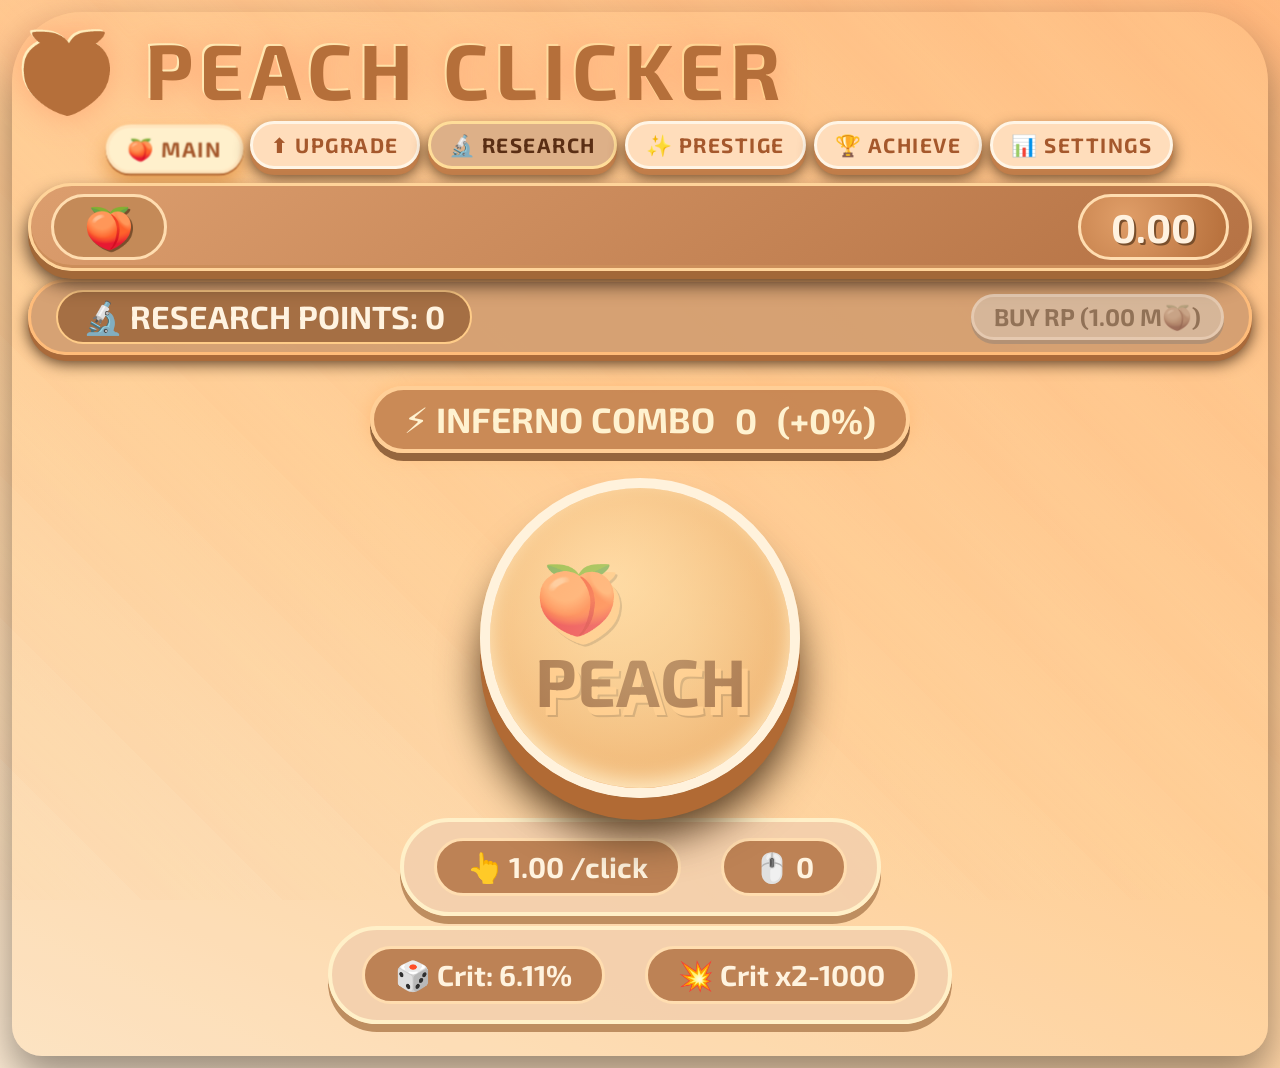
<file: peach.html>
<!DOCTYPE html>
<html lang="en">
<head>
    <meta charset="UTF-8">
    <meta name="viewport" content="width=device-width, initial-scale=1.0, user-scalable=no">
    <title>🍑 PEACH CLICKER - RESEARCH EDITION</title>
    <link href="https://fonts.googleapis.com/css2?family=Exo+2:ital,wght@0,100..900;1,100..900&display=swap" rel="stylesheet">
    <style>

        * {
            box-sizing: border-box;
            user-select: none;
            font-family: 'Exo 2', 'Barlow', 'Segoe UI', Roboto, system-ui, sans-serif;
            margin: 0;
            padding: 0;
        }
        body {
            min-height: 100vh;
            width: 100vw;
            overflow-x: hidden;
            /* Peach-themed gradient: soft coral to warm peach */
            background: linear-gradient(25deg, #fbe9d2 0%, #ffcf9a 45%, #ffb77c 100%);
            display: flex;
            flex-direction: column;
            padding: 12px;
            position: relative;
        }
        body::before {
            content: '';
            position: fixed;
            top: 0; left: 0; right: 0; bottom: 0;
            background: repeating-linear-gradient(45deg, rgba(255,180,120,0.08) 0px, rgba(255,220,160,0.1) 50px, transparent 100px);
            pointer-events: none;
            animation: drift 22s linear infinite;
            z-index: 0;
        }
        @keyframes drift {
            0% { transform: translateX(0) translateY(0); }
            100% { transform: translateX(3%) translateY(2%); }
        }
        .full-game {
            flex: 1;
            display: flex;
            flex-direction: column;
            max-width: 1500px;
            margin: 0 auto;
            width: 100%;
            position: relative;
            z-index: 2;
            backdrop-filter: blur(0px);
            border-radius: 70px 70px 30px 30px;
            background: rgba(255, 210, 150, 0.25);
            padding: 12px 16px;
            box-shadow: 0 20px 40px rgba(0,0,0,0.4);
        }
        .global-title h1 {
            font-weight: bold;
            font-size: 4.8rem;
            letter-spacing: 6px;
            color: #ffaa66;
            text-shadow: 5px 5px 0 #cc8855, 8px 8px 0 #aa6a3a, 12px 12px 10px #7e4a2a;
            word-break: break-word;
            line-height: 1.1;
            background: linear-gradient(135deg, #fff0c0, #ffbc6e);
            -webkit-background-clip: text;
            -webkit-text-fill-color: transparent;
            text-shadow: 2px 2px 0 #b56f3a;
            margin-bottom: 5px;
            transform: scale(1.02);
            transition: 0.2s;
            filter: drop-shadow(0 0 15px #ffaa77);
            animation: titleGlow 2s infinite alternate;
        }
        @keyframes titleGlow {
            0% { filter: drop-shadow(0 0 8px #ffcc99); }
            100% { filter: drop-shadow(0 0 25px #ffaa66); }
        }
        .page-tabs {
            display: flex;
            gap: 8px;
            margin: 8px 0 14px;
            justify-content: center;
            flex-wrap: wrap;
        }
        .tab-btn {
            background: #ffddbb;
            border: 3px solid #fff5e6;
            color: #a5582c;
            font-weight: bold;
            font-size: 1.3rem;
            padding: 8px 18px;
            border-radius: 50px;
            box-shadow: 0 6px 0 #c27e4a, 0 8px 16px #5a3a1e;
            cursor: pointer;
            transition: 0.08s;
            text-transform: uppercase;
            letter-spacing: 1.5px;
            backdrop-filter: blur(4px);
        }
        .tab-btn.active {
            background: #fff0cc;
            transform: translateY(4px) scale(1.02);
            box-shadow: 0 2px 0 #b56a34, 0 12px 20px #e7a055;
            border-color: #ffe6bf;
        }
        .tab-btn.research-tab {
            background: #ddb088;
            border-color: #ffdd99;
            color: #5a2e14;
        }

        .page { display: none; width: 100%; flex:1; flex-direction: column; }
        .page.active-page { display: flex; }

        .global-resource {
            background: #c28a5ed9;
            backdrop-filter: blur(8px);
            border-radius: 50px;
            padding: 8px 20px;
            margin: 0 0 8px;
            display: flex;
            align-items: center;
            justify-content: space-between;
            border: 3px solid #ffd49a;
            box-shadow: inset 0 -3px 0 #cc8e5a, 0 8px 0 #a26838, 0 12px 20px #3f2a1a;
            color: #fff2e0;
            font-weight: bold;
            font-size: 2.2rem;
            text-shadow: 2px 2px 0 #794f2c;
            background-image: linear-gradient(145deg, #dc9e6e, #b57244);
        }
        .global-resource .resource-icon { font-size: 2.5rem; background: #c48a58; padding: 5px 30px; border-radius: 40px; border: 3px solid #ffddb0; }
        .global-resource .resource-value {
            background: #8a5a38;
            padding: 6px 30px;
            border-radius: 4rem;
            border: 3px solid #ffddb0;
            font-size: 2.5rem;
            background-image: radial-gradient(circle at 30% 35%, #e09e68, #b56e3a);
        }

        /* Research Points Bar - Peach style */
        .research-points-bar {
            background: #cf9a6ed9;
            border-radius: 50px;
            padding: 8px 25px;
            margin: 0 0 16px;
            display: flex;
            align-items: center;
            justify-content: space-between;
            border: 3px solid #ffbc7a;
            box-shadow: 0 6px 0 #aa6a3a, 0 8px 16px #4d311b;
            color: #fff3e0;
            font-size: 2rem;
            font-weight: bold;
        }
        .research-points-bar .rp-icon {
            background: #a56f44;
            padding: 5px 25px;
            border-radius: 40px;
            border: 2px solid #ffcc88;
        }
        .buy-rp-btn {
            background: #ffc48a;
            border: 3px solid #fff0db;
            padding: 5px 20px;
            border-radius: 40px;
            font-size: 1.5rem;
            cursor: pointer;
            box-shadow: 0 4px 0 #be7a42;
            transition: 0.05s;
            color: #6a3e1e;
            font-weight: bold;
        }
        .buy-rp-btn:active {
            transform: translateY(4px);
            box-shadow: 0 1px 0 #be7a42;
        }
        .buy-rp-btn.disabled {
            opacity: 0.5;
            pointer-events: none;
            filter: grayscale(0.8);
        }

        .main-click-area { display: flex; flex-direction: column; align-items: center; justify-content: center; flex:1; margin: 10px 0 20px; }
        .click-area {
            background: radial-gradient(circle at 40% 30%, #ffcd94, #e5954a);
            width: 320px; height: 320px;
            border-radius: 50%;
            display: flex; align-items: center; justify-content: center;
            box-shadow: 0 22px 0 #b16a34, 0 40px 40px #583e24, inset 0 -8px 20px #ffe6c0;
            border: 10px solid #fff2dc;
            transition: transform 0.06s, box-shadow 0.1s;
            cursor: pointer;
            font-size: 4.2rem; font-weight: bold; color: #8e4f28; text-shadow: 6px 8px 0 #ffbc78, 8px 10px 0 #2f1d0e40;
            margin: 10px 0 20px; position: relative; overflow: hidden;
            animation: pulse-glow 2.2s infinite alternate;
        }
        @keyframes pulse-glow {
            0% { box-shadow: 0 22px 0 #b16a34, 0 40px 40px #583e24, inset 0 -8px 20px #ffe6c0, 0 0 10px #ffb97a; }
            100% { box-shadow: 0 22px 0 #b16a34, 0 45px 50px #3f2b18, inset 0 -8px 25px #ffffcc, 0 0 35px #ffbc7a; }
        }
        .click-area::after {
            content: ''; position: absolute; top: -60%; left: -60%; width: 220%; height: 220%;
            background: radial-gradient(circle, #fff2c0 10%, transparent 70%); opacity: 0.4; transform: rotate(30deg);
        }
        .click-area:active {
            transform: translateY(16px) scale(1.08);
            box-shadow: 0 6px 0 #a45e2e, 0 35px 35px #452e1a, 0 0 60px #ffd9a0;
            transition: transform 0.03s;
        }
        .ripple-effect {
            position: absolute;
            border-radius: 50%;
            background: radial-gradient(circle, rgba(255,210,140,0.9) 0%, rgba(255,170,100,0.4) 50%, transparent 70%);
            transform: scale(0);
            animation: ripple-animation 0.5s ease-out;
            pointer-events: none;
            width: 100px;
            height: 100px;
            margin-left: -50px;
            margin-top: -50px;
        }
        @keyframes ripple-animation {
            from { transform: scale(0); opacity: 1; }
            to { transform: scale(4); opacity: 0; }
        }
        .click-flash {
            position: absolute;
            top: 0;
            left: 0;
            width: 100%;
            height: 100%;
            background: rgba(255, 210, 140, 0.6);
            animation: flash 0.2s ease-out;
            pointer-events: none;
            border-radius: 50%;
        }
        @keyframes flash {
            0% { opacity: 0.8; }
            100% { opacity: 0; }
        }

        .inline-stats {
            font-size: 1.8rem; background: #f3cfadd9; border-radius: 70px; padding: 16px 30px;
            border: 4px solid #fff0c8; display: flex; justify-content: center; gap: 40px;
            color: #7c4a28; font-weight: bold; flex-wrap: wrap; box-shadow: 0 8px 0 #be8e60;
        }
        .inline-stats span { background: #b57748e0; color: #fff3df; padding: 8px 30px; border-radius: 70px; border: 3px solid #ffddb0; font-size: 1.8rem;}

        .combo-meter {
            background: #c17e4cd9; border-radius: 70px; padding: 8px 30px; border: 4px solid #ffcf97;
            font-size: 2.2rem; font-weight: bold; color: #fff2d0; display: flex; align-items: center;
            gap: 20px; box-shadow: 0 8px 0 #95663e, 0 0 20px #ffbc7a; margin: 5px 0 15px; backdrop-filter: blur(3px);
        }

        /* Research Page Styles - Peach */
        .research-container {
            display: grid;
            grid-template-columns: repeat(auto-fit, minmax(320px, 1fr));
            gap: 20px;
            padding: 20px;
            background: #dcae84e0;
            border-radius: 50px;
            border: 4px solid #ffcf8a;
            margin: 15px 0;
            max-height: 600px;
            overflow-y: auto;
        }
        .research-card {
            background: linear-gradient(145deg, #ffe2c1, #e8b47a);
            border-radius: 30px;
            padding: 20px;
            border: 3px solid #fff2da;
            box-shadow: 0 8px 0 #b77a48, 0 10px 20px #593e24;
            display: flex;
            flex-direction: column;
            gap: 10px;
        }
        .research-title {
            font-size: 1.8rem;
            font-weight: bold;
            color: #914c20;
            text-shadow: 2px 2px 0 #ffcf8a;
            border-bottom: 2px solid #cd8a4a;
            padding-bottom: 5px;
        }
        .research-tier-list {
            font-size: 1.2rem;
            background: #c28352;
            color: #fff0cf;
            padding: 5px 10px;
            border-radius: 20px;
            display: inline-block;
        }
        .research-level {
            font-size: 1.4rem;
            background: #c28352;
            color: #fff6e6;
            padding: 5px 15px;
            border-radius: 40px;
            display: inline-block;
            align-self: flex-start;
        }
        .research-desc {
            font-size: 1.2rem;
            color: #643a1c;
        }
        .research-current {
            font-size: 1.3rem;
            background: #e2a46e;
            color: #fff0dd;
            padding: 5px 10px;
            border-radius: 20px;
            text-align: center;
        }
        .research-cost {
            font-size: 1.5rem;
            background: #e2a46e;
            color: #fff0dd;
            padding: 8px 15px;
            border-radius: 40px;
            text-align: center;
            border: 2px solid #ffcf8a;
        }
        .research-btn {
            background: #ffcd94;
            border: 3px solid #fff2da;
            padding: 10px;
            border-radius: 40px;
            font-size: 1.4rem;
            font-weight: bold;
            cursor: pointer;
            box-shadow: 0 5px 0 #c28248;
            transition: 0.05s;
        }
        .research-btn:active {
            transform: translateY(5px);
            box-shadow: 0 1px 0 #c28248;
        }
        .research-btn.disabled {
            opacity: 0.5;
            pointer-events: none;
            filter: grayscale(0.8);
        }
        .research-max {
            background: #ba865e;
            color: #fff0cf;
            padding: 10px;
            border-radius: 40px;
            text-align: center;
            font-size: 1.4rem;
            border: 2px solid #ffcf8a;
        }

        .achievements-panel { background: #cd9f76e0; border-radius: 50px; padding: 20px; margin:15px 0; border:4px solid #ffdaa0; max-height:300px; overflow-y:auto; }
        .achievement-entry { background: #bd8356; color:#ffeedd; padding:8px 15px; margin:6px 0; border-radius:30px; display:flex; align-items:center; gap:12px; font-size:1.3rem; border:2px solid #ffc489;}
        
        .shop-grid { display: grid; grid-template-columns: repeat(auto-fit, minmax(170px, 1fr)); gap: 15px; margin: 20px 0; }
        .upgrade-card { background: linear-gradient(160deg, #ffefda, #e7b27c); border-radius: 30px 30px 25px 25px; padding: 16px 4px 12px; border: 4px solid #fff4e2; box-shadow: 0 10px 0 #b27844, 0 10px 20px #422f1d; transition:0.08s; color:#623a1c; display:flex; flex-direction:column; align-items:center; position:relative; font-size:0.95rem;}
        .upgrade-card.disabled { opacity:0.4; filter:grayscale(0.8); pointer-events:none; box-shadow:0 6px 0 #b27844; transform:translateY(6px);}
        .upgrade-card.locked-tier { opacity:0.2; filter:grayscale(1); pointer-events:none;}
        .upgrade-card.prestige-locked { opacity:0.7; filter:grayscale(0.9); background:#c69464; pointer-events:none;}
        .upgrade-icon { font-size: 2.8rem; }
        .upgrade-icon img { width: 2.8rem; height: 2.8rem; border-radius: 50%; border: 3px solid #ffe0bc; background:#d68f54; object-fit:cover; }
        .upgrade-name { font-size:1.1rem; background:#bd7b4ae0; border-radius:30px; color:#fff2e0; padding:4px 12px; margin:5px 0; font-weight:bold; text-transform:uppercase; }
        .cost-display { background:#aa6a3a; color:#ffeac2; padding:4px 15px; border-radius:40px; font-size:1.2rem; border:3px solid #ffcf8a; margin:6px 0; }

        .prestige-page-panel { background: #e7b886; border-radius: 70px; padding: 30px; border: 5px solid #ffefc0; box-shadow: 0 16px 0 #b87a48, 0 15px 35px #482d18;}
        .prestige-card { background: #c98f60e0; color: #fff3e0; padding: 30px; border-radius: 70px; font-size: 2rem; display:flex; flex-direction:column; align-items:center; gap:15px; border:4px solid #ffcf8a;}
        .prestige-big-btn { background: #ffcc91; border:5px solid #fff4e6; padding:20px 60px; border-radius: 70px; font-weight:bold; font-size:2.5rem; box-shadow:0 12px 0 #c27a48,0 12px 25px #3e2b18; cursor:pointer; color:#914c24;}
        .prestige-big-btn:active { transform:translateY(10px); box-shadow:0 5px 0 #c27a48; }
        .prestige-big-btn.disabled { opacity:0.5; pointer-events:none; }

        .corn-btn { background:#ffdbaa; border:4px solid #fff2de; padding:12px 30px; border-radius:70px; font-weight:bold; font-size:1.5rem; box-shadow:0 8px 0 #c27a48; cursor:pointer; margin:0 5px; color:#6f3f1c;}
        .corn-btn:active { transform:translateY(5px); box-shadow:0 3px 0 #c27a48;}
        .corn-btn.reset { background:#e6aa7a; }

        .floating-crit { position:fixed; font-weight:bold; color:#ffaa66; text-shadow:0 0 20px #ff8844,0 0 30px #ffaa44; pointer-events:none; font-size:3.2rem; z-index:9999; animation:floatUp 0.9s ease-out forwards; white-space:nowrap;}
        @keyframes floatUp {
            0% { opacity:1; transform:translateY(0) scale(1); }
            100% { opacity:0; transform:translateY(-150px) scale(1.8); }
        }
        .floating-corn {
            position:fixed; font-weight:bold; color:#ffaa55; text-shadow:0 0 15px #ffaa55; pointer-events:none; font-size:2.5rem; z-index:9999; animation:cornFloat 1s ease-out forwards;
        }
        @keyframes cornFloat {
            0% { opacity:1; transform:translateY(0) rotate(0deg); }
            100% { opacity:0; transform:translateY(-120px) rotate(20deg); }
        }

        .import-export-panel { display:flex; gap:10px; margin:15px 0; flex-wrap:wrap; justify-content:center;}
        .import-export-panel input { background:#e7c6a2; border:3px solid #ffcf8a; border-radius:70px; padding:12px 20px; font-size:1.2rem; color:#6f3f1c; width:300px;}

        .star-compact { font-size:2.2rem; background:#bd8a60; padding:8px 25px; border-radius:50px; border:2px solid #ffcf8a; letter-spacing:2px;}
        .extra-stat { font-size:2rem; background:#f5d6b5; padding:18px; border-radius:70px; margin-top:20px; border:3px solid #ffcf8a; color:#754d2a;}
        .offline-progress { background:#e7bc92; color:#a05c2c; padding:15px; border-radius:50px; margin:10px 0; text-align:center; font-size:1.5rem; border:3px solid #ffcf8a; font-weight:bold; }
        footer { font-size:1.2rem; color:#fae6cf; text-shadow:2px 2px 0 #b26e3a;}
    </style>
</head>
<body>
<div class="full-game">
    <div class="global-title"><h1>🍑 PEACH CLICKER</h1></div>

    <div class="page-tabs">
        <button class="tab-btn active" id="tabMain">🍑 MAIN</button>
        <button class="tab-btn" id="tabUpgrade">⬆️ UPGRADE</button>
        <button class="tab-btn research-tab" id="tabResearch">🔬 RESEARCH</button>
        <button class="tab-btn" id="tabPrestigePage">✨ PRESTIGE</button>
        <button class="tab-btn" id="tabAchievements">🏆 ACHIEVE</button>
        <button class="tab-btn" id="tabStats">📊 SETTINGS</button>
    </div>

    <div class="global-resource">
        <span class="resource-icon">🍑</span>
        <span class="resource-value" id="globalCornDisplay">0</span>
    </div>

    <div class="research-points-bar">
        <span class="rp-icon">🔬 RESEARCH POINTS: <span id="researchPointsDisplay">0</span></span>
        <span class="buy-rp-btn" id="buyResearchPointBtn">BUY RP (1M🍑)</span>
    </div>

    <!-- MAIN PAGE -->
    <div id="pageMain" class="page active-page">
        <div class="main-click-area">
            <div class="combo-meter">
                <span>⚡ INFERNO COMBO</span>
                <span class="combo-value" id="comboDisplay">0</span>
                <span id="comboPercentDisplay">(+0%)</span>
            </div>
            <div class="click-area" id="clickButton">🍑<br>PEACH</div>
            <div class="inline-stats">
                <span id="clickPowerStatMain">👆 1.0 /click</span>
                <span id="totalClicksStatMain">🖱️ 0</span>
            </div>
            <div class="inline-stats" style="margin-top:10px;">
                <span id="critChanceDisplay">🎲 Crit: 6.11%</span>
                <span id="critMultDisplay">💥 Crit x2-1000</span>
            </div>
        </div>
    </div>

    <!-- UPGRADE PAGE -->
    <div id="pageUpgrade" class="page">
        <div class="shop-grid" id="upgradeGrid"></div>
    </div>

    <!-- RESEARCH PAGE -->
    <div id="pageResearch" class="page">
        <div class="research-container" id="researchContainer"></div>
    </div>

    <!-- PRESTIGE PAGE -->
    <div id="pagePrestige" class="page">
        <div class="prestige-page-panel">
            <div class="prestige-card">
                <div class="star-compact" id="prestigeStarsDisplay">0/10 ★</div>
                <div style="font-size:2rem;">Base multiplier: <span id="prestigeMultDisplay">x1.000</span></div>
                <div style="font-size:2rem;">With research: <span id="prestigeMultWithResearchDisplay">x1.000</span></div>
                <div style="font-size:1.8rem;">next cost: <span id="prestigeCostDisplay">3.0M</span> 🍑</div>
                <div style="font-size:1.8rem;">Cost after research: <span id="prestigeCostAfterResearchDisplay">3.0M</span> 🍑</div>
                <button class="prestige-big-btn" id="prestigeBtn">✨ PRESTIGE ✨</button>
                <div style="font-size:1.5rem;">√2 per star, max 10★ · 2 upgrades per star</div>
            </div>
        </div>
    </div>

    <!-- ACHIEVEMENTS PAGE -->
    <div id="pageAchievements" class="page">
        <div class="settings-panel" style="background:#e6bf96e0; border-radius:50px; padding:20px;">
            <h2 style="font-size:2.5rem; color:#ffcf8a;">🏆 ACHIEVEMENTS</h2>
            <div class="achievements-panel" id="achievementsList">loading...</div>
        </div>
    </div>

    <!-- SETTINGS PAGE -->
    <div id="pageStats" class="page">
        <div class="settings-panel" style="background:#f5d9b8e0; border-radius:50px; padding:25px;">
            <div class="totals-list" id="statsDetail">loading stats ...</div>
            <div class="offline-progress" id="offlineProgressDisplay">⏰ Offline: 0 mins collected</div>
            <div class="import-export-panel">
                <input type="text" id="importField" placeholder="paste save string" />
                <button class="corn-btn" id="exportBtn">📤 EXPORT</button>
                <button class="corn-btn" id="importBtn">📥 IMPORT</button>
            </div>
            <div>
                <button class="corn-btn" id="saveGameBtn">💾 SAVE</button>
                <button class="corn-btn" id="loadGameBtn">📂 LOAD</button>
                <button class="corn-btn reset" id="resetGameBtn">⚠️ RESET</button>
            </div>
            <div class="storage-info" id="saveStatus">📀 ready</div>
            <div class="extra-stat" id="statsClickPower">⚡ click power: 0</div>
        </div>
    </div>
</div>

<script>
(function() {
    // ========== FULL GAME LOGIC (identical to original, only resource icon/text changes) ==========
    let researchPoints = 0;
    const RESEARCH_POINT_BASE_COST = 1000000;
    const RESEARCH_POINT_COST_MULT = 1.6;
    const researchItems = [
        { id: 'costRed1', name: '🍑 TIER 1 COST REDUCTION', desc: 'Reduces cost of COB and HOE', tierIndices: [0,1], tierNames:['COB','HOE'], type:'costReduction', maxLevel:10, costPerLevel:[1,2,3,4,5,6,7,8,9,10], level:0 },
        { id: 'costRed2', name: '🍑 TIER 2 COST REDUCTION', desc: 'Reduces cost of SPRINKLER and TRACTOR', tierIndices:[2,3], tierNames:['SPRINKLER','TRACTOR'], type:'costReduction', maxLevel:10, costPerLevel:[1,2,3,4,5,6,7,8,9,10], level:0 },
        { id: 'costRed3', name: '🍑 TIER 3 COST REDUCTION', desc: 'Reduces cost of COMBINE and NANO-FARM', tierIndices:[4,5], tierNames:['COMBINE','NANO-FARM'], type:'costReduction', maxLevel:10, costPerLevel:[1,2,3,4,5,6,7,8,9,10], level:0 },
        { id: 'costRed4', name: '🍑 TIER 4 COST REDUCTION', desc: 'Reduces cost of QUANTUM SILO and FUSION FIELD', tierIndices:[6,7], tierNames:['QUANTUM SILO','FUSION FIELD'], type:'costReduction', maxLevel:10, costPerLevel:[1,2,3,4,5,6,7,8,9,10], level:0 },
        { id: 'costRed5', name: '🍑 TIER 5 COST REDUCTION', desc: 'Reduces cost of GALACTIC FARM and VOID REAPER', tierIndices:[8,9], tierNames:['GALACTIC FARM','VOID REAPER'], type:'costReduction', maxLevel:10, costPerLevel:[1,2,3,4,5,6,7,8,9,10], level:0 },
        { id: 'costRed6', name: '🍑 TIER 6 COST REDUCTION', desc: 'Reduces cost of COSMIC HOPPER and QUINN', tierIndices:[10,11], tierNames:['COSMIC HOPPER','QUINN'], type:'costReduction', maxLevel:10, costPerLevel:[1,2,3,4,5,6,7,8,9,10], level:0 },
        { id: 'costRed7', name: '🍑 TIER 7 COST REDUCTION', desc: 'Reduces cost of STELLAR HARVESTER and COSMIC REAPER', tierIndices:[12,13], tierNames:['STELLAR HARVESTER','COSMIC REAPER'], type:'costReduction', maxLevel:10, costPerLevel:[1,2,3,4,5,6,7,8,9,10], level:0 },
        { id: 'costRed8', name: '🍑 TIER 8 COST REDUCTION', desc: 'Reduces cost of VOID ENGINE and STAR FORGE', tierIndices:[14,15], tierNames:['VOID ENGINE','STAR FORGE'], type:'costReduction', maxLevel:10, costPerLevel:[1,2,3,4,5,6,7,8,9,10], level:0 },
        { id: 'costRed9', name: '🍑 TIER 9 COST REDUCTION', desc: 'Reduces cost of COSMIC WHALE and JABEL', tierIndices:[16,17], tierNames:['COSMIC WHALE','JABEL'], type:'costReduction', maxLevel:10, costPerLevel:[1,2,3,4,5,6,7,8,9,10], level:0 },
        { id: 'costRed10', name: '🍑 TIER 10 COST REDUCTION', desc: 'Reduces cost of COSMIC NEXUS and DIVINE CORN', tierIndices:[18,19], tierNames:['COSMIC NEXUS','DIVINE CORN'], type:'costReduction', maxLevel:10, costPerLevel:[1,2,3,4,5,6,7,8,9,10], level:0 },
        { id: 'costRed11', name: '🍑 TIER 11 COST REDUCTION', desc: 'Reduces cost of COSMIC OVERLORD and CORN GOD', tierIndices:[20,21], tierNames:['COSMIC OVERLORD','CORN GOD'], type:'costReduction', maxLevel:10, costPerLevel:[1,2,3,4,5,6,7,8,9,10], level:0 },
        { id: 'costRed12', name: '🍑 TIER 12 COST REDUCTION', desc: 'Reduces cost of ETHEREAL CORN and AMADEUS', tierIndices:[22,23], tierNames:['ETHEREAL CORN','AMADEUS'], type:'costReduction', maxLevel:10, costPerLevel:[1,2,3,4,5,6,7,8,9,10], level:0 },
        { id: 'autoClicker', name: '⚡ AUTO CLICKER', desc: 'Generates 10% of click power per second idle', type:'autoClicker', maxLevel:10, costPerLevel:[2,3,5,7,10,13,17,22,28,35], level:0 },
        { id: 'critChance', name: '🍀 CRIT CHANCE', desc: '+0.5% crit chance per level (max +5%)', type:'critChance', maxLevel:10, costPerLevel:[2,3,5,7,10,13,17,22,28,35], level:0 },
        { id: 'critMult', name: '💥 CRIT MULTIPLIER', desc: '+0.1x to all crit multipliers per level', type:'critMult', maxLevel:10, costPerLevel:[2,3,5,7,10,13,17,22,28,35], level:0 },
        { id: 'prestigeBonus', name: '✨ PRESTIGE BONUS', desc: '+0.05 to prestige multiplier per level', type:'prestigeBonus', maxLevel:10, costPerLevel:[2,3,5,7,10,13,17,22,28,35], level:0 },
        { id: 'prestigeCostRed', name: '💰 PRESTIGE COST REDUCTION', desc: '-10% prestige cost per level', type:'prestigeCostReduction', maxLevel:10, costPerLevel:[2,3,5,7,10,13,17,22,28,35], level:0 },
        { id: 'offlineLength', name: '⏰ OFFLINE TIME', desc: '+30 minutes offline earnings (requires Auto Clicker lv1)', type:'offlineLength', maxLevel:10, costPerLevel:[2,3,5,7,10,13,17,22,28,35], level:0 }
    ];
    let prestigeLevel = 0; const MAX_PRESTIGE = 10; const PRESTIGE_BASE_COST = 3000000; const PRESTIGE_COST_GROWTH = 400;
    let corn = 0.0; let totalManualClicks = 0; let lastOfflineTime = Date.now(); let pageLoadTime = Date.now();
    let combo = 0; const MAX_COMBO = 50; const COMBO_DECAY_MS = 350; let comboTimer = null; let lastClickTime = 0;
    const upgrades = [
        { id: 'corncob', name: 'COB', icon: '🍑', basePower: 1, baseCost: 20, desc: '+1/click' }, { id: 'hoe', name: 'HOE', icon: '⛏️', basePower: 12, baseCost: 400, desc: '+12/click' }, { id: 'sprinkler', name: 'SPRINKLER', icon: '💧', basePower: 140, baseCost: 8000, desc: '+140/click' }, { id: 'tractor', name: 'TRACTOR', icon: '🚜', basePower: 1700, baseCost: 160000, desc: '+1700/click' }, { id: 'combine', name: 'COMBINE', icon: '⚙️', basePower: 20000, baseCost: 3200000, desc: '+20k/click' }, { id: 'nanoFarm', name: 'NANO-FARM', icon: '🧬', basePower: 240000, baseCost: 64000000, desc: '+240k/click' }, { id: 'quantumSilo', name: 'QUANTUM SILO', icon: '🔮', basePower: 2900000, baseCost: 1280000000, desc: '+2.9M/click' }, { id: 'fusionField', name: 'FUSION FIELD', icon: '⚡', basePower: 35000000, baseCost: 25600000000, desc: '+35M/click' }, { id: 'galacticFarm', name: 'GALACTIC FARM', icon: '🌌', basePower: 450000000, baseCost: 512000000000, desc: '+450M/click' }, { id: 'voidReaper', name: 'VOID REAPER', icon: '👾', basePower: 5600000000, baseCost: 10240000000000, desc: '+5.6B/click' }, { id: 'cosmicHopper', name: 'COSMIC HOPPER', icon: '🛸', basePower: 72000000000, baseCost: 204800000000000, desc: '+72B/click' }, { id: 'quinnAvatar', name: 'QUINN', icon: '🦅', basePower: 900000000000, baseCost: 4096000000000000, desc: '+900B/click' }, { id: 'stellarHarvester', name: 'STELLAR HARVESTER', icon: '🌠', basePower: 12000000000000, baseCost: 81920000000000000, desc: '+12T/click' }, { id: 'cosmicReaper', name: 'COSMIC REAPER', icon: '☄️', basePower: 150000000000000, baseCost: 1630000000000000000, desc: '+150T/click' }, { id: 'voidEngine', name: 'VOID ENGINE', icon: '🌀', basePower: 2000000000000000, baseCost: 32700000000000000000, desc: '+2Qa/click' }, { id: 'starForge', name: 'STAR FORGE', icon: '⭐', basePower: 25000000000000000, baseCost: 655000000000000000000, desc: '+25Qa/click' }, { id: 'cosmicWhale', name: 'COSMIC WHALE', icon: '🐋', basePower: 300000000000000000, baseCost: 13100000000000000000000, desc: '+300Qa/click' }, { id: 'jabel', name: 'JABEL', icon: '👤', basePower: 3600000000000000000, baseCost: 262000000000000000000000, desc: '+3.6Qi/click' }, { id: 'cosmicNexus', name: 'COSMIC NEXUS', icon: '🌐', basePower: 50000000000000000000, baseCost: 5240000000000000000000000, desc: '+50 Qi/click' }, { id: 'divineCorn', name: 'DIVINE CORN', icon: '👑', basePower: 650000000000000000000, baseCost: 104850000000000000000000000, desc: '+650 Qi/click' }, { id: 'cosmicOverlord', name: 'COSMIC OVERLORD', icon: '👁️', basePower: 8000000000000000000000, baseCost: 2090000000000000000000000000, desc: '+8 Sx/click' }, { id: 'cornGod', name: 'CORN GOD', icon: '🗿', basePower: 105000000000000000000000, baseCost: 41800000000000000000000000000, desc: '+105 Sx/click' }, { id: 'etherealCorn', name: 'ETHEREAL CORN', icon: '🌀', basePower: 1.30e24, baseCost: 8.25e29, desc: '+1.30 Sp/click' }, { id: 'amadeus', name: 'AMADEUS', icon: '🎼', basePower: 1.6e25, baseCost: 1.65e31, desc: '+16 Sp/click' }
    ];
    let levels = {}; upgrades.forEach(u => levels[u.id] = 0);
    function getCostReductionForUpgrade(index) { let r=1.0; for(let res of researchItems) if(res.type==='costReduction' && res.tierIndices?.includes(index)) r*=Math.pow(0.94, res.level); return r; }
    function getNextCost(up, idx) { let base=up.baseCost*Math.pow(1.32, levels[up.id]); return Math.floor(base*getCostReductionForUpgrade(idx)); }
    function getPrestigeCost() { if(prestigeLevel>=MAX_PRESTIGE) return Infinity; let base=PRESTIGE_BASE_COST*Math.pow(PRESTIGE_COST_GROWTH,prestigeLevel); return Math.floor(base*Math.pow(0.9, researchItems[16].level)); }
    let autoClickerInterval=null;
    function startAutoClicker(){ if(autoClickerInterval) clearInterval(autoClickerInterval); let lvl=researchItems[12].level; if(lvl>0) autoClickerInterval=setInterval(()=>{ let power=baseClickPower()*0.1*lvl*comboMultiplier(); corn+=power; spawnFloatingCorn('⚡ '+formatNumber(power),'#ffaa66'); fullRefresh(); },1000); }
    function spawnFloatingCorn(msg,color){ let div=document.createElement('div'); div.className='floating-corn'; div.innerText=msg; div.style.left=(Math.random()*60+20)+'%'; div.style.top='50%'; div.style.color=color; document.body.appendChild(div); setTimeout(()=>div.remove(),800); }
    function comboPercent(){ return Math.min(combo*2,100); } function comboMultiplier(){ return 1+comboPercent()/100; }
    function increaseCombo(){ combo=Math.min(combo+1,MAX_COMBO); resetComboTimer(); updateComboUI(); }
    function resetComboTimer(){ if(comboTimer) clearTimeout(comboTimer); comboTimer=setTimeout(()=>{ combo=0; updateComboUI(); comboTimer=null; },COMBO_DECAY_MS); }
    function updateComboUI(){ document.getElementById('comboDisplay')&&(document.getElementById('comboDisplay').innerText=combo); document.getElementById('comboPercentDisplay')&&(document.getElementById('comboPercentDisplay').innerText=`(+${comboPercent()}%)`); }
    function getCritChance(){ return 6.11+(researchItems[13]?.level||0)*0.5; }
    function getCritMultiplier(){ let r=Math.random()*100, chance=getCritChance(), bonus=(researchItems[14]?.level||0)*0.1; if(r<0.01) return 1000+bonus*1000; if(r<0.11) return 25+bonus*25; if(r<1.11) return 5+bonus*5; if(r<chance) return 2+bonus*2; return 1; }
    function spawnFloatingText(msg,isCrit){ let span=document.createElement('div'); span.className='floating-crit'; span.innerText=msg; span.style.left=(Math.random()*60+20)+'%'; span.style.top='50%'; if(msg.includes('1000x')) span.style.color='#ff77aa'; else if(msg.includes('25x')) span.style.color='#ff8844'; else span.style.color='#ffaa66'; document.body.appendChild(span); setTimeout(()=>span.remove(),800); }
    function addClickEffect(e){ let area=document.getElementById('clickButton'); let rect=area.getBoundingClientRect(); let x=e.clientX-rect.left, y=e.clientY-rect.top; let ripple=document.createElement('div'); ripple.className='ripple-effect'; ripple.style.left=x+'px'; ripple.style.top=y+'px'; area.appendChild(ripple); let flash=document.createElement('div'); flash.className='click-flash'; area.appendChild(flash); setTimeout(()=>{ ripple.remove(); flash.remove(); },500); }
    function isUpgradeUnlockedByTier(i){ if(i<2) return true; return levels[upgrades[i-1].id]>=1; }
    function isUpgradeVisibleByPrestige(i){ return i<Math.min(upgrades.length,4+2*prestigeLevel); }
    function getPowerFor(up){ let lvl=levels[up.id]; if(lvl===0) return 0; return up.basePower*Math.pow(1.25,lvl-1); }
    function baseClickPower(){ let sum=1; for(let u of upgrades) sum+=getPowerFor(u); return sum; }
    function getPrestigeMultiplier(){ return Math.pow(Math.SQRT2,prestigeLevel)+(researchItems[15]?.level||0)*0.05; }
    function totalClickPower(){ return baseClickPower()*getPrestigeMultiplier()*comboMultiplier(); }
    function getNextResearchPointCost(){ return RESEARCH_POINT_BASE_COST*Math.pow(RESEARCH_POINT_COST_MULT, researchPoints); }
    function buyResearchPoint(){ if(prestigeLevel<1){ alert('❌ Need at least 1 prestige star to buy research points!'); return; } let cost=getNextResearchPointCost(); if(corn>=cost){ corn-=cost; researchPoints++; document.getElementById('globalCornDisplay').innerText=formatNumber(corn); document.getElementById('researchPointsDisplay').innerText=researchPoints; let nextCost=getNextResearchPointCost(); document.getElementById('buyResearchPointBtn').innerHTML=`BUY RP (${formatNumber(nextCost)}🍑)`; updateBuyRPButton(); saveGame(); spawnFloatingText('🔬 RP +1',false); } else alert(`Need ${formatNumber(cost)} peaches!`); }
    function updateBuyRPButton(){ let btn=document.getElementById('buyResearchPointBtn'); if(!btn) return; let nextCost=getNextResearchPointCost(); btn.innerHTML=`BUY RP (${formatNumber(nextCost)}🍑)`; if(prestigeLevel<1) btn.classList.add('disabled'); else btn.classList.remove('disabled'); }
    function buyResearch(idx){ let r=researchItems[idx]; if(r.level>=r.maxLevel) return; let cost=r.costPerLevel[r.level]; if(researchPoints<cost){ alert(`Need ${cost} research points!`); return; } if(idx===17 && researchItems[12].level===0){ alert('❌ Need Auto Clicker level 1 first!'); return; } researchPoints-=cost; r.level++; if(idx===12) startAutoClicker(); fullRefresh(); saveGame(); spawnFloatingText('🔬 Research complete!',false); }
    function renderResearch(){ let c=document.getElementById('researchContainer'); if(!c) return; let html=''; for(let i=0;i<=11;i++){ let r=researchItems[i]; let next=r.level<r.maxLevel?r.costPerLevel[r.level]:null; let red=100-Math.pow(94,r.level); html+=`<div class="research-card"><div class="research-title">${r.name}</div><div class="research-tier-list">📋 ${r.tierNames.join(' & ')}</div><div class="research-level">Level ${r.level}/${r.maxLevel}</div><div class="research-desc">${r.desc}</div><div class="research-current">Current: -${red.toFixed(1)}% cost</div>${r.level<r.maxLevel?`<div class="research-cost">Cost: ${next} RP</div><div class="research-btn" onclick="window.buyResearch(${i})">UPGRADE</div>`:'<div class="research-max">MAX LEVEL</div>'}</div>`; } for(let i=12;i<researchItems.length;i++){ let r=researchItems[i]; let next=r.level<r.maxLevel?r.costPerLevel[r.level]:null; let bonus=''; if(i===12) bonus=`Current: ${r.level*10}% of click/sec`; else if(i===13) bonus=`Current: ${(6.11+r.level*0.5).toFixed(2)}% crit chance`; else if(i===14) bonus=`Current: +${r.level*0.1}x crit mult`; else if(i===15) bonus=`Current: +${r.level*0.05} to prestige mult`; else if(i===16) bonus=`Current: -${r.level*10}% prestige cost`; else if(i===17) bonus=`Current: +${r.level*30} mins offline`; html+=`<div class="research-card"><div class="research-title">${r.name}</div><div class="research-level">Level ${r.level}/${r.maxLevel}</div><div class="research-desc">${r.desc}</div><div class="research-current">${bonus}</div>${r.level<r.maxLevel?`<div class="research-cost">Cost: ${next} RP</div><div class="research-btn" onclick="window.buyResearch(${i})">UPGRADE</div>`:'<div class="research-max">MAX LEVEL</div>'}</div>`; } c.innerHTML=html; }
    function calculateOfflineProgress(){ let now=Date.now(); let timeSinceLoad=now-pageLoadTime; if(lastOfflineTime && lastOfflineTime<pageLoadTime){ let diff=Math.floor((pageLoadTime-lastOfflineTime)/1000); if(diff>5){ let lvl=researchItems[17].level, auto=researchItems[12].level; if(lvl>0 && auto>0){ let maxSec=lvl*30*60, sec=Math.min(diff,maxSec); if(sec>0){ let earn=baseClickPower()*0.1*auto*sec; corn+=earn; document.getElementById('offlineProgressDisplay').innerHTML=`⏰ Offline: +${formatNumber(earn)} peaches collected (${Math.floor(sec/60)}m ${sec%60}s)`; spawnFloatingText('⏰ Offline earnings!',false); } } } } lastOfflineTime=now; }
    let achievements=[{id:'click1',name:'First Steps',desc:'Click once',icon:'🖱️',condition:()=>totalManualClicks>=1},{id:'click100',name:'Clicker',desc:'100 clicks',icon:'🖱️',condition:()=>totalManualClicks>=100},{id:'click1k',name:'Serious Clicker',desc:'1,000 clicks',icon:'🖱️',condition:()=>totalManualClicks>=1000},{id:'click10k',name:'Peach Maniac',desc:'10,000 clicks',icon:'🖱️',condition:()=>totalManualClicks>=10000},{id:'click100k',name:'Legendary Clicker',desc:'100,000 clicks',icon:'🖱️',condition:()=>totalManualClicks>=100000},{id:'upgrade1',name:'First Purchase',desc:'Buy first upgrade',icon:'⬆️',condition:()=>Object.values(levels).some(l=>l>=1)},{id:'upgrade3',name:'Getting Started',desc:'Own 3 upgrades',icon:'⬆️',condition:()=>Object.values(levels).filter(l=>l>=1).length>=3},{id:'upgrade10',name:'Tenth upgrade',desc:'Own 10 upgrades',icon:'⬆️',condition:()=>Object.values(levels).filter(l=>l>=1).length>=10},{id:'upgrade15',name:'Upgrade collector',desc:'Own 15 upgrades',icon:'⬆️',condition:()=>Object.values(levels).filter(l=>l>=1).length>=15},{id:'prestige1',name:'New Beginning',desc:'Prestige once',icon:'✨',condition:()=>prestigeLevel>=1},{id:'prestige3',name:'Third Times',desc:'Prestige 3 times',icon:'✨',condition:()=>prestigeLevel>=3},{id:'prestige5',name:'Star Collector',desc:'Prestige 5 times',icon:'✨',condition:()=>prestigeLevel>=5},{id:'prestige7',name:'Peach Deity',desc:'Prestige 7 times',icon:'👑',condition:()=>prestigeLevel>=7},{id:'prestige10',name:'Transcendent',desc:'Reach 10★',icon:'👑',condition:()=>prestigeLevel>=10},{id:'combo25',name:'Combo Starter',desc:'Reach 25 combo',icon:'⚡',condition:()=>combo>=25},{id:'combo50',name:'Combo Master',desc:'Reach 50 combo',icon:'⚡',condition:()=>combo>=50},{id:'research1',name:'Researcher',desc:'Buy first research',icon:'🔬',condition:()=>researchItems.some(r=>r.level>0)},{id:'research5',name:'Scientist',desc:'Own 5 research levels',icon:'🔬',condition:()=>researchItems.reduce((s,r)=>s+r.level,0)>=5},{id:'research20',name:'Professor',desc:'Own 20 research levels',icon:'🔬',condition:()=>researchItems.reduce((s,r)=>s+r.level,0)>=20},{id:'research50',name:'Nobel Prize',desc:'Own 50 research levels',icon:'🔬',condition:()=>researchItems.reduce((s,r)=>s+r.level,0)>=50},{id:'research100',name:'Research Master',desc:'Own 100 research levels',icon:'🔬',condition:()=>researchItems.reduce((s,r)=>s+r.level,0)>=100}];
    let unlockedAchievements=[];
    function checkAchievements(){ let changed=false; achievements.forEach(ach=>{ if(!unlockedAchievements.includes(ach.id) && ach.condition()){ unlockedAchievements.push(ach.id); changed=true; spawnFloatingText('🏆 '+ach.name,true); } }); if(changed) renderAchievements(); }
    function renderAchievements(){ let c=document.getElementById('achievementsList'); if(!c) return; let html=''; achievements.forEach(ach=>{ let unlocked=unlockedAchievements.includes(ach.id); html+=`<div class="achievement-entry" style="${unlocked?'':'opacity:0.6;'}"><span class="achievement-icon">${ach.icon}</span><span class="achievement-desc"><b>${ach.name}</b>: ${ach.desc}</span><span class="achievement-reward">${unlocked?'✅':'🔒'}</span></div>`; }); c.innerHTML=html; }
    function formatNumber(num){ if(num===Infinity) return '∞'; if(num>=1e30) return num.toExponential(2); const suff=['','K','M','B','T','Qa','Qi','Sx','Sp','Oc','Nn','Dc']; let tier=0; while(num>=1000 && tier<suff.length-1){ num/=1000; tier++; } let fixed=(num<10 && num>-10)?num.toFixed(2):num.toFixed(1); if(fixed.endsWith('.0')) fixed=fixed.slice(0,-2); return fixed+' '+suff[tier]; }
    function renderUpgrades(){ let grid=document.getElementById('upgradeGrid'); grid.innerHTML=''; upgrades.forEach((up,idx)=>{ let lvl=levels[up.id]; let cost=getNextCost(up,idx); let power=getPowerFor(up); let tierUnlock=isUpgradeUnlockedByTier(idx); let visible=isUpgradeVisibleByPrestige(idx); let cls='upgrade-card'; if(!visible) cls+=' prestige-locked'; else if(!tierUnlock) cls+=' locked-tier'; else if(corn<cost) cls+=' disabled'; let card=document.createElement('div'); card.className=cls; if(!visible){ card.innerHTML=`<div class="upgrade-icon">❓</div><div class="upgrade-name">????</div><div class="upgrade-level">prestige ★</div>`; grid.appendChild(card); return; } let iconHtml=`<div class="upgrade-icon">${up.icon}</div>`; let powerDisplay=(lvl===0)?'locked':`+${formatNumber(power)}/click`; let nextPower=(lvl===0)?up.basePower:up.basePower*Math.pow(1.25,lvl); let nextPowerStr=`next +${formatNumber(nextPower)}`; let originalCost=up.baseCost*Math.pow(1.32,lvl); let discount=(1-cost/originalCost)*100; let discountText=discount>0.1?` (-${discount.toFixed(0)}%)`:''; card.innerHTML=`${iconHtml}<div class="upgrade-name">${up.name}</div><div class="upgrade-level">lvl ${lvl}</div><div class="upgrade-desc">${powerDisplay}</div><div class="cost-display">🍑 ${formatNumber(cost)}${discountText}</div><div class="preview-note">${nextPowerStr}</div>`; if(visible && tierUnlock) card.addEventListener('click',()=>buyUpgrade(up.id,idx)); grid.appendChild(card); }); }
    function buyUpgrade(id,idx){ let up=upgrades.find(u=>u.id===id); if(!up) return; let cost=getNextCost(up,idx); if(corn>=cost){ corn-=cost; levels[id]++; fullRefresh(); checkAchievements(); saveGame(); } }
    function performPrestige(){ if(prestigeLevel>=MAX_PRESTIGE){ alert('Maximum prestige (10★) reached!'); return; } let cost=getPrestigeCost(); if(corn<cost){ alert(`Need ${formatNumber(cost)} peaches`); return; } corn=0; upgrades.forEach(u=>levels[u.id]=0); prestigeLevel++; combo=0; updateComboUI(); fullRefresh(); saveGame(); checkAchievements(); updateBuyRPButton(); alert(`✨ Prestiged to ${prestigeLevel} ★ · mult x${getPrestigeMultiplier().toFixed(3)}`); }
    function handleClick(e){ e.preventDefault(); addClickEffect(e); let now=Date.now(); if(now-lastClickTime<=COMBO_DECAY_MS+50) increaseCombo(); else{ combo=1; resetComboTimer(); } lastClickTime=now; updateComboUI(); let pureBase=baseClickPower()*getPrestigeMultiplier(); let critMult=getCritMultiplier(); let gain=pureBase*critMult*comboMultiplier(); corn+=gain; totalManualClicks++; if(critMult>1){ let msg=critMult>=1000?'💀1000x💀':critMult>=25?'🔥25x🔥':critMult>=5?'⚡5x⚡':'2x'; spawnFloatingText(msg,critMult>=5); } else spawnFloatingCorn('+'+formatNumber(gain),'#ffaa66'); checkAchievements(); fullRefresh(); }
    function fullRefresh(){ document.getElementById('globalCornDisplay').innerText=formatNumber(corn); document.getElementById('researchPointsDisplay').innerText=researchPoints; let clickPow=totalClickPower(); document.getElementById('clickPowerStatMain').innerHTML=`👆 ${formatNumber(clickPow)} /click`; document.getElementById('totalClicksStatMain').innerHTML=`🖱️ ${totalManualClicks}`; document.getElementById('critChanceDisplay').innerHTML=`🎲 Crit: ${getCritChance().toFixed(2)}%`; document.getElementById('critMultDisplay').innerHTML=`💥 Crit x2-${(1000+(researchItems[14]?.level||0)*100).toFixed(0)}`; document.getElementById('prestigeStarsDisplay').innerHTML=`${prestigeLevel}/${MAX_PRESTIGE} ★`; document.getElementById('prestigeMultDisplay').innerText=`x${Math.pow(Math.SQRT2,prestigeLevel).toFixed(3)}`; document.getElementById('prestigeMultWithResearchDisplay').innerText=`x${getPrestigeMultiplier().toFixed(3)}`; let nextCost=getPrestigeCost(); let baseCost=PRESTIGE_BASE_COST*Math.pow(PRESTIGE_COST_GROWTH,prestigeLevel); document.getElementById('prestigeCostDisplay').innerText=isFinite(baseCost)?formatNumber(baseCost):'MAX'; document.getElementById('prestigeCostAfterResearchDisplay').innerText=isFinite(nextCost)?formatNumber(nextCost):'MAX'; updateBuyRPButton(); renderUpgrades(); renderResearch(); updateStatsPanel(); document.getElementById('statsClickPower').innerHTML=`⚡ click power: ${formatNumber(clickPow)}`; updateComboUI(); renderAchievements(); }
    function updateStatsPanel(){ let el=document.getElementById('statsDetail'); if(!el) return; let clickPow=totalClickPower(); let totalResearchLevels=researchItems.reduce((s,r)=>s+r.level,0); let html=`<b>🍑 PEACHES:</b> ${formatNumber(corn)}<br><b>🖱️ CLICKS:</b> ${totalManualClicks}<br><b>⚡ COMBO:</b> ${combo} (${comboPercent()}%)<br><b>✨ PRESTIGE:</b> ${prestigeLevel} ★ (x${getPrestigeMultiplier().toFixed(3)})<br><b>🔬 RESEARCH POINTS:</b> ${researchPoints}<br><b>🔬 RESEARCH LEVELS:</b> ${totalResearchLevels}/180<br><b>🏆 ACHIEVEMENTS:</b> ${unlockedAchievements.length}/${achievements.length}<br><b>⬆️ UPGRADES OWNED:</b> ${Object.values(levels).filter(l=>l>=1).length}<br><br><b>⬆️ UPGRADE DETAILS:</b><br>`; upgrades.forEach((u,idx)=>{ if(isUpgradeVisibleByPrestige(idx)||levels[u.id]>0) html+=`&nbsp;&nbsp;${u.icon} ${u.name}: lvl ${levels[u.id]} (${formatNumber(getPowerFor(u))}/click)<br>`; }); html+=`<br><b>🔁 TOTAL /CLICK:</b> ${formatNumber(clickPow)}`; el.innerHTML=html; }
    function saveGame(){ let obj={corn,totalManualClicks,levels,prestigeLevel,unlockedAchievements,researchPoints,researchLevels:researchItems.map(r=>r.level),lastOfflineTime,version:'research2.0'}; localStorage.setItem('peachResearchSave',JSON.stringify(obj)); document.getElementById('saveStatus').innerText='✅ saved '+new Date().toLocaleTimeString(); }
    function loadGame(){ let raw=localStorage.getItem('peachResearchSave'); if(!raw){ document.getElementById('saveStatus').innerText='❌ no save'; return; } try{ let d=JSON.parse(raw); corn=d.corn??0; totalManualClicks=d.totalManualClicks??0; prestigeLevel=Math.min(d.prestigeLevel??0,MAX_PRESTIGE); researchPoints=d.researchPoints??0; if(d.levels) for(let[id,lvl]of Object.entries(d.levels)) if(levels.hasOwnProperty(id)) levels[id]=lvl; if(d.researchLevels) d.researchLevels.forEach((lvl,i)=>{if(researchItems[i])researchItems[i].level=lvl;}); unlockedAchievements=d.unlockedAchievements||[]; lastOfflineTime=d.lastOfflineTime||Date.now(); combo=0; updateComboUI(); startAutoClicker(); fullRefresh(); document.getElementById('saveStatus').innerText='📀 loaded'; }catch(e){ document.getElementById('saveStatus').innerText='⚠️ error'; } }
    function resetGame(){ if(confirm('Reset all progress?')){ corn=0; totalManualClicks=0; prestigeLevel=0; combo=0; researchPoints=0; upgrades.forEach(u=>levels[u.id]=0); researchItems.forEach(r=>r.level=0); unlockedAchievements=[]; lastOfflineTime=Date.now(); if(autoClickerInterval) clearInterval(autoClickerInterval); fullRefresh(); document.getElementById('saveStatus').innerText='♻️ reset'; } }
    function exportGame(){ let obj={corn,totalManualClicks,levels,prestigeLevel,unlockedAchievements,researchPoints,researchLevels:researchItems.map(r=>r.level)}; document.getElementById('importField').value=JSON.stringify(obj); document.getElementById('saveStatus').innerText='📤 export ready'; }
    function importGame(){ let raw=document.getElementById('importField').value.trim(); if(!raw) return; try{ let d=JSON.parse(raw); corn=d.corn??0; totalManualClicks=d.totalManualClicks??0; prestigeLevel=Math.min(d.prestigeLevel??0,MAX_PRESTIGE); researchPoints=d.researchPoints??0; if(d.levels) for(let[id,lvl]of Object.entries(d.levels)) if(levels.hasOwnProperty(id)) levels[id]=lvl; if(d.researchLevels) d.researchLevels.forEach((lvl,i)=>{if(researchItems[i])researchItems[i].level=lvl;}); unlockedAchievements=d.unlockedAchievements||[]; combo=0; updateComboUI(); startAutoClicker(); fullRefresh(); document.getElementById('saveStatus').innerText='📦 import success'; saveGame(); }catch(e){ document.getElementById('saveStatus').innerText='❌ invalid import'; } }
    setInterval(saveGame,15000);
    let main=document.getElementById('pageMain'), upg=document.getElementById('pageUpgrade'), res=document.getElementById('pageResearch'), pre=document.getElementById('pagePrestige'), ach=document.getElementById('pageAchievements'), stat=document.getElementById('pageStats');
    let btMain=document.getElementById('tabMain'), btUpg=document.getElementById('tabUpgrade'), btRes=document.getElementById('tabResearch'), btPre=document.getElementById('tabPrestigePage'), btAch=document.getElementById('tabAchievements'), btStat=document.getElementById('tabStats');
    function setActivePage(act){ [main,upg,res,pre,ach,stat].forEach(p=>p.classList.remove('active-page')); [btMain,btUpg,btRes,btPre,btAch,btStat].forEach(t=>t.classList.remove('active')); if(act==='main'){ main.classList.add('active-page'); btMain.classList.add('active'); } else if(act==='upgrade'){ upg.classList.add('active-page'); btUpg.classList.add('active'); renderUpgrades(); } else if(act==='research'){ res.classList.add('active-page'); btRes.classList.add('active'); renderResearch(); } else if(act==='prestige'){ pre.classList.add('active-page'); btPre.classList.add('active'); fullRefresh(); } else if(act==='achievements'){ ach.classList.add('active-page'); btAch.classList.add('active'); renderAchievements(); } else if(act==='stats'){ stat.classList.add('active-page'); btStat.classList.add('active'); updateStatsPanel(); } fullRefresh(); }
    btMain.addEventListener('click',()=>setActivePage('main')); btUpg.addEventListener('click',()=>setActivePage('upgrade')); btRes.addEventListener('click',()=>setActivePage('research')); btPre.addEventListener('click',()=>setActivePage('prestige')); btAch.addEventListener('click',()=>setActivePage('achievements')); btStat.addEventListener('click',()=>setActivePage('stats'));
    document.getElementById('clickButton').addEventListener('click',handleClick); document.getElementById('clickButton').addEventListener('touchstart',(e)=>{e.preventDefault(); handleClick(e);},{passive:false});
    document.getElementById('prestigeBtn').addEventListener('click',performPrestige); document.getElementById('buyResearchPointBtn').addEventListener('click',buyResearchPoint);
    document.getElementById('saveGameBtn').addEventListener('click',saveGame); document.getElementById('loadGameBtn').addEventListener('click',loadGame); document.getElementById('resetGameBtn').addEventListener('click',resetGame); document.getElementById('exportBtn').addEventListener('click',exportGame); document.getElementById('importBtn').addEventListener('click',importGame);
    window.buyResearch=buyResearch;
    fullRefresh(); setTimeout(()=>{ if(localStorage.getItem('peachResearchSave')) loadGame(); calculateOfflineProgress(); startAutoClicker(); },100);
})();
</script>
</body>
</html>
</file>
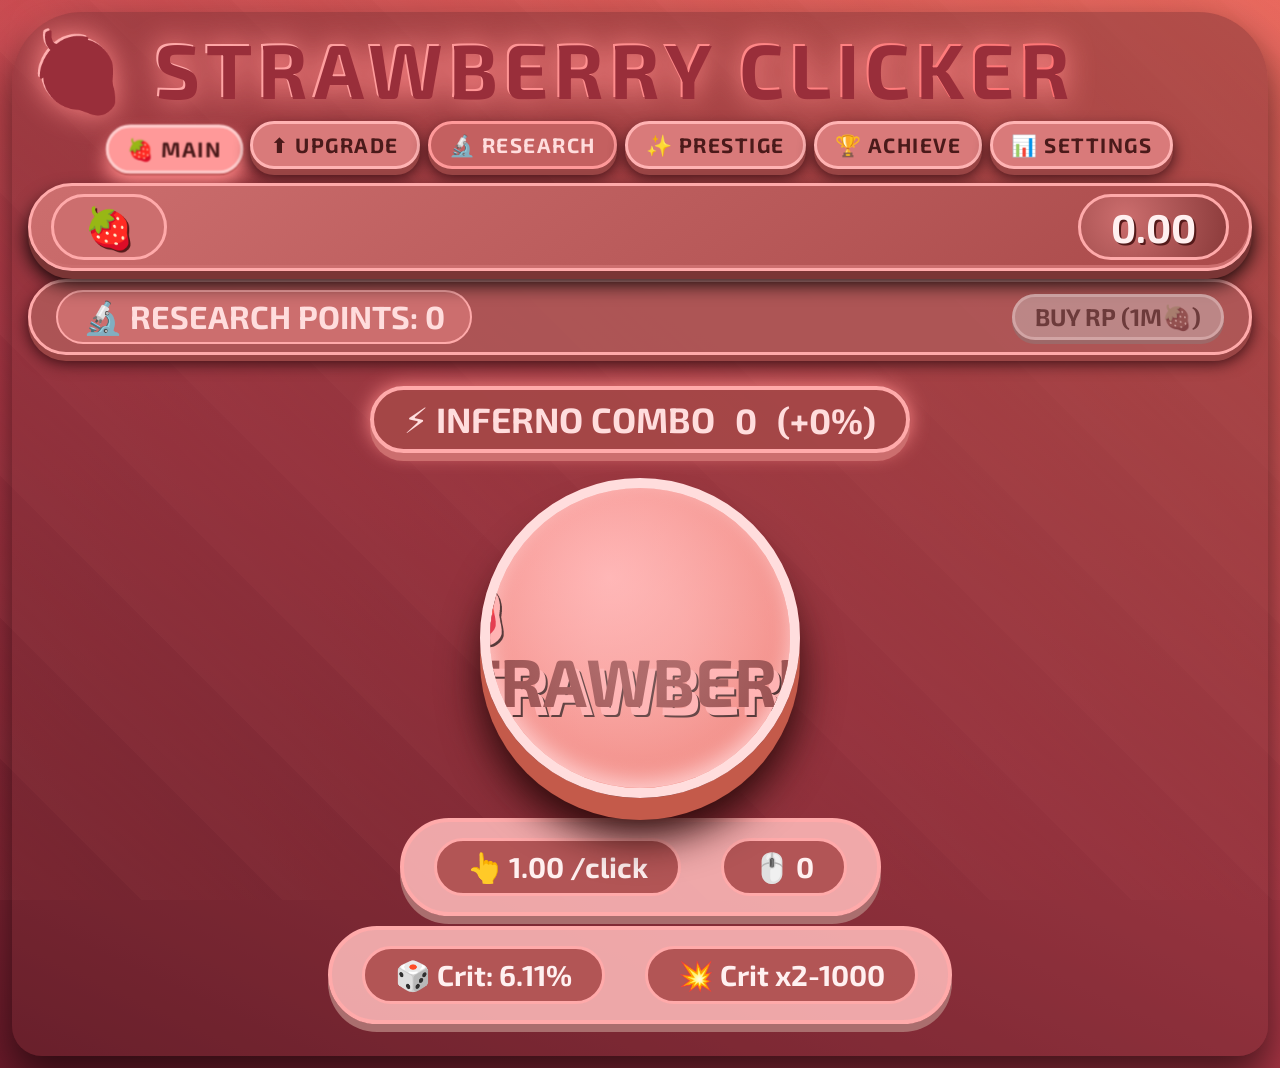
<file: strawberry.html>
<!DOCTYPE html>
<html lang="en">
<head>
    <meta charset="UTF-8">
    <meta name="viewport" content="width=device-width, initial-scale=1.0, user-scalable=no">
    <title>🍓 STRAWBERRY CLICKER - RESEARCH EDITION</title>
    <link href="https://fonts.googleapis.com/css2?family=Exo+2:ital,wght@0,100..900;1,100..900&display=swap" rel="stylesheet">
    <style>

        * {
            box-sizing: border-box;
            user-select: none;
            font-family: 'Exo 2', 'Barlow', 'Segoe UI', Roboto, system-ui, sans-serif;
            margin: 0;
            padding: 0;
        }
        body {
            min-height: 100vh;
            width: 100vw;
            overflow-x: hidden;
            background: linear-gradient(25deg, #6b1a2a 0%, #b53b4a 45%, #e86a5e 100%);
            display: flex;
            flex-direction: column;
            padding: 12px;
            position: relative;
        }
        body::before {
            content: '';
            position: fixed;
            top: 0; left: 0; right: 0; bottom: 0;
            background: repeating-linear-gradient(45deg, rgba(255,120,120,0.08) 0px, rgba(255,80,80,0.05) 50px, transparent 100px);
            pointer-events: none;
            animation: drift 22s linear infinite;
            z-index: 0;
        }
        @keyframes drift {
            0% { transform: translateX(0) translateY(0); }
            100% { transform: translateX(3%) translateY(2%); }
        }
        .full-game {
            flex: 1;
            display: flex;
            flex-direction: column;
            max-width: 1500px;
            margin: 0 auto;
            width: 100%;
            position: relative;
            z-index: 2;
            backdrop-filter: blur(0px);
            border-radius: 70px 70px 30px 30px;
            background: rgba(100, 40, 45, 0.4);
            padding: 12px 16px;
            box-shadow: 0 20px 40px rgba(0,0,0,0.6);
        }
        .global-title h1 {
            font-weight: bold;
            font-size: 4.8rem;
            letter-spacing: 6px;
            color: #ffb3b3;
            text-shadow: 5px 5px 0 #992e3a, 8px 8px 0 #661a22, 12px 12px 10px #330d12;
            word-break: break-word;
            line-height: 1.1;
            background: linear-gradient(135deg, #ffb3b3, #ff6666);
            -webkit-background-clip: text;
            -webkit-text-fill-color: transparent;
            text-shadow: 2px 2px 0 #992e3a;
            margin-bottom: 5px;
            transition: 0.2s;
            filter: drop-shadow(0 0 15px #ff8888);
            animation: titleGlow 2s infinite alternate;
        }
        @keyframes titleGlow {
            0% { filter: drop-shadow(0 0 8px #ff9999); }
            100% { filter: drop-shadow(0 0 25px #ff5e5e); }
        }
        .page-tabs {
            display: flex;
            gap: 8px;
            margin: 8px 0 14px;
            justify-content: center;
            flex-wrap: wrap;
        }
        .tab-btn {
            background: #d97a7a;
            border: 3px solid #ffb3b3;
            color: #4a1a1a;
            font-weight: bold;
            font-size: 1.3rem;
            padding: 8px 18px;
            border-radius: 50px;
            box-shadow: 0 6px 0 #9a4545, 0 8px 16px #330d12;
            cursor: pointer;
            transition: 0.08s;
            text-transform: uppercase;
            letter-spacing: 1.5px;
            backdrop-filter: blur(4px);
        }
        .tab-btn.active {
            background: #ff9999;
            transform: translateY(4px) scale(1.02);
            box-shadow: 0 2px 0 #c45a5a, 0 12px 20px #ff8888;
            border-color: #ffcccc;
        }
        .tab-btn.research-tab {
            background: #c46060;
            border-color: #ff9999;
            color: #ffdddd;
        }

        .page { display: none; width: 100%; flex:1; flex-direction: column; }
        .page.active-page { display: flex; }

        .global-resource {
            background: #aa4a4ae0;
            backdrop-filter: blur(8px);
            border-radius: 50px;
            padding: 8px 20px;
            margin: 0 0 8px;
            display: flex;
            align-items: center;
            justify-content: space-between;
            border: 3px solid #ffaaaa;
            box-shadow: inset 0 -3px 0 #cc6e6e, 0 8px 0 #7a3535, 0 12px 20px black;
            color: #fff0f0;
            font-weight: bold;
            font-size: 2.2rem;
            text-shadow: 2px 2px 0 #551a1a;
            background-image: linear-gradient(145deg, #cc6e6e, #aa4a4a);
        }
        .global-resource .resource-icon { font-size: 2.5rem; background: #cc6e6e; padding: 5px 30px; border-radius: 40px; border: 3px solid #ffaaaa; }
        .global-resource .resource-value {
            background: #7a3535;
            padding: 6px 30px;
            border-radius: 4rem;
            border: 3px solid #ffaaaa;
            font-size: 2.5rem;
            background-image: radial-gradient(circle at 30% 35%, #cc6e6e, #8a3a3a);
        }

        /* Research Points Display */
        .research-points-bar {
            background: #b05959dd;
            border-radius: 50px;
            padding: 8px 25px;
            margin: 0 0 16px;
            display: flex;
            align-items: center;
            justify-content: space-between;
            border: 3px solid #ffaaaa;
            box-shadow: 0 6px 0 #9a4545, 0 8px 16px #330d12;
            color: #ffdddd;
            font-size: 2rem;
            font-weight: bold;
        }
        .research-points-bar .rp-icon {
            background: #cc6e6e;
            padding: 5px 25px;
            border-radius: 40px;
            border: 2px solid #ffaaaa;
        }
        .buy-rp-btn {
            background: #ffaaaa;
            border: 3px solid #fff0f0;
            padding: 5px 20px;
            border-radius: 40px;
            font-size: 1.5rem;
            cursor: pointer;
            box-shadow: 0 4px 0 #c46e6e;
            transition: 0.05s;
            color: #4a1a1a;
            font-weight: bold;
        }
        .buy-rp-btn:active {
            transform: translateY(4px);
            box-shadow: 0 1px 0 #c46e6e;
        }
        .buy-rp-btn.disabled {
            opacity: 0.5;
            pointer-events: none;
            filter: grayscale(0.8);
        }

        .main-click-area { display: flex; flex-direction: column; align-items: center; justify-content: center; flex:1; margin: 10px 0 20px; }
        .click-area {
            background: radial-gradient(circle at 40% 30%, #ffaaaa, #e86a5e);
            width: 320px; height: 320px;
            border-radius: 50%;
            display: flex; align-items: center; justify-content: center;
            box-shadow: 0 22px 0 #c45a4a, 0 40px 40px #2a0a0a, inset 0 -8px 20px #ffcccc;
            border: 10px solid #ffdddd;
            transition: transform 0.06s, box-shadow 0.1s;
            cursor: pointer;
            font-size: 4.2rem; font-weight: bold; color: #7a2a2a; text-shadow: 6px 8px 0 #ffaaaa, 8px 10px 0 #1a0505;
            margin: 10px 0 20px; position: relative; overflow: hidden;
            animation: pulse-glow 2.2s infinite alternate;
        }
        @keyframes pulse-glow {
            0% { box-shadow: 0 22px 0 #c45a4a, 0 40px 40px #2a0a0a, inset 0 -8px 20px #ffcccc, 0 0 10px #ff8888; }
            100% { box-shadow: 0 22px 0 #c45a4a, 0 45px 50px #2a0a0a, inset 0 -8px 25px #ffffcc, 0 0 35px #ff5e5e; }
        }
        .click-area::after {
            content: ''; position: absolute; top: -60%; left: -60%; width: 220%; height: 220%;
            background: radial-gradient(circle, #ffcccc 10%, transparent 70%); opacity: 0.4; transform: rotate(30deg);
        }
        .click-area {
            position: relative;
            overflow: hidden;
        }
        .click-area:active {
            transform: translateY(16px) scale(1.08);
            box-shadow: 0 6px 0 #aa3a2a, 0 35px 35px #2a0a0a, 0 0 60px #ffaaaa;
            transition: transform 0.03s;
        }
        .ripple-effect {
            position: absolute;
            border-radius: 50%;
            background: radial-gradient(circle, rgba(255,170,170,0.8) 0%, rgba(255,100,100,0.3) 50%, transparent 70%);
            transform: scale(0);
            animation: ripple-animation 0.5s ease-out;
            pointer-events: none;
            width: 100px;
            height: 100px;
            margin-left: -50px;
            margin-top: -50px;
        }
        @keyframes ripple-animation {
            from { transform: scale(0); opacity: 1; }
            to { transform: scale(4); opacity: 0; }
        }
        .click-flash {
            position: absolute;
            top: 0;
            left: 0;
            width: 100%;
            height: 100%;
            background: rgba(255, 150, 150, 0.6);
            animation: flash 0.2s ease-out;
            pointer-events: none;
            border-radius: 50%;
        }
        @keyframes flash {
            0% { opacity: 0.8; }
            100% { opacity: 0; }
        }

        .inline-stats {
            font-size: 1.8rem; background: #ffbbbbdd; border-radius: 70px; padding: 16px 30px;
            border: 4px solid #ffaaaa; display: flex; justify-content: center; gap: 40px;
            color: #4a1515; font-weight: bold; flex-wrap: wrap; box-shadow: 0 8px 0 #aa6e6e;
        }
        .inline-stats span { background: #aa4a4ae0; color: #fff0f0; padding: 8px 30px; border-radius: 70px; border: 3px solid #ffaaaa; font-size: 1.8rem;}

        .combo-meter {
            background: #aa4a4add; border-radius: 70px; padding: 8px 30px; border: 4px solid #ffaaaa;
            font-size: 2.2rem; font-weight: bold; color: #ffdddd; display: flex; align-items: center;
            gap: 20px; box-shadow: 0 8px 0 #cc6e6e, 0 0 20px #ff8888; margin: 5px 0 15px; backdrop-filter: blur(3px);
        }

        /* Research Page Styles */
        .research-container {
            display: grid;
            grid-template-columns: repeat(auto-fit, minmax(320px, 1fr));
            gap: 20px;
            padding: 20px;
            background: #cc7a7ae0;
            border-radius: 50px;
            border: 4px solid #ffaaaa;
            margin: 15px 0;
            max-height: 600px;
            overflow-y: auto;
        }
        .research-card {
            background: linear-gradient(145deg, #ffcccc, #e69999);
            border-radius: 30px;
            padding: 20px;
            border: 3px solid #ffe6e6;
            box-shadow: 0 8px 0 #b65a5a, 0 10px 20px #330d12;
            display: flex;
            flex-direction: column;
            gap: 10px;
        }
        .research-title {
            font-size: 1.8rem;
            font-weight: bold;
            color: #6b1a1a;
            text-shadow: 2px 2px 0 #ffbbbb;
            border-bottom: 2px solid #ff8888;
            padding-bottom: 5px;
        }
        .research-tier-list {
            font-size: 1.2rem;
            background: #aa4a4a;
            color: #ffdddd;
            padding: 5px 10px;
            border-radius: 20px;
            display: inline-block;
        }
        .research-level {
            font-size: 1.4rem;
            background: #aa4a4a;
            color: #ffdddd;
            padding: 5px 15px;
            border-radius: 40px;
            display: inline-block;
            align-self: flex-start;
        }
        .research-desc {
            font-size: 1.2rem;
            color: #4a1515;
        }
        .research-current {
            font-size: 1.3rem;
            background: #cc7a7a;
            color: #ffdddd;
            padding: 5px 10px;
            border-radius: 20px;
            text-align: center;
        }
        .research-cost {
            font-size: 1.5rem;
            background: #cc7a7a;
            color: #ffdddd;
            padding: 8px 15px;
            border-radius: 40px;
            text-align: center;
            border: 2px solid #ffaaaa;
        }
        .research-btn {
            background: #ffaaaa;
            border: 3px solid #fff0f0;
            padding: 10px;
            border-radius: 40px;
            font-size: 1.4rem;
            font-weight: bold;
            cursor: pointer;
            box-shadow: 0 5px 0 #b65a5a;
            transition: 0.05s;
            color: #4a1a1a;
        }
        .research-btn:active {
            transform: translateY(5px);
            box-shadow: 0 1px 0 #b65a5a;
        }
        .research-btn.disabled {
            opacity: 0.5;
            pointer-events: none;
            filter: grayscale(0.8);
        }
        .research-max {
            background: #b65a5a;
            color: #ffdddd;
            padding: 10px;
            border-radius: 40px;
            text-align: center;
            font-size: 1.4rem;
            border: 2px solid #ffaaaa;
        }

        .achievements-panel { background: #cc8a8ae0; border-radius: 50px; padding: 20px; margin:15px 0; border:4px solid #ffaaaa; max-height:300px; overflow-y:auto; }
        .achievement-entry { background: #aa5a5a; color:#ffdddd; padding:8px 15px; margin:6px 0; border-radius:30px; display:flex; align-items:center; gap:12px; font-size:1.3rem; border:2px solid #ffaaaa;}
        
        .shop-grid { display: grid; grid-template-columns: repeat(auto-fit, minmax(170px, 1fr)); gap: 15px; margin: 20px 0; }
        .upgrade-card { background: linear-gradient(160deg, #ffcccc, #e69999); border-radius: 30px 30px 25px 25px; padding: 16px 4px 12px; border: 4px solid #ffe6e6; box-shadow: 0 10px 0 #b65a5a, 0 10px 20px #330d12; transition:0.08s; color:#4a1a1a; display:flex; flex-direction:column; align-items:center; position:relative; font-size:0.95rem;}
        .upgrade-card.disabled { opacity:0.4; filter:grayscale(0.8); pointer-events:none; box-shadow:0 6px 0 #b65a5a; transform:translateY(6px);}
        .upgrade-card.locked-tier { opacity:0.2; filter:grayscale(1); pointer-events:none;}
        .upgrade-card.prestige-locked { opacity:0.7; filter:grayscale(0.9); background:#cc8a8a; pointer-events:none;}
        .upgrade-icon { font-size: 2.8rem; }
        .upgrade-name { font-size:1.1rem; background:#aa4a4ae0; border-radius:30px; color:#fff0f0; padding:4px 12px; margin:5px 0; font-weight:bold; text-transform:uppercase; }
        .cost-display { background:#8a3a3a; color:#ffdddd; padding:4px 15px; border-radius:40px; font-size:1.2rem; border:3px solid #ffaaaa; margin:6px 0; }

        .prestige-page-panel { background: #e69999; border-radius: 70px; padding: 30px; border: 5px solid #ffcccc; box-shadow: 0 16px 0 #b65a5a, 0 15px 35px #330d12;}
        .prestige-card { background: #cc6e6ee0; color: #ffdddd; padding: 30px; border-radius: 70px; font-size: 2rem; display:flex; flex-direction:column; align-items:center; gap:15px; border:4px solid #ffaaaa;}
        .prestige-big-btn { background: #ffaaaa; border:5px solid #fff0f0; padding:20px 60px; border-radius: 70px; font-weight:bold; font-size:2.5rem; box-shadow:0 12px 0 #b65a5a,0 12px 25px black; cursor:pointer; color:#4a1a1a;}
        .prestige-big-btn:active { transform:translateY(10px); box-shadow:0 5px 0 #b65a5a; }
        .prestige-big-btn.disabled { opacity:0.5; pointer-events:none; }

        .corn-btn { background:#ffaaaa; border:4px solid #fff0f0; padding:12px 30px; border-radius:70px; font-weight:bold; font-size:1.5rem; box-shadow:0 8px 0 #b65a5a; cursor:pointer; margin:0 5px; color:#4a1a1a;}
        .corn-btn:active { transform:translateY(5px); box-shadow:0 3px 0 #b65a5a;}
        .corn-btn.reset { background:#e69999; }

        .floating-crit { position:fixed; font-weight:bold; color:#ffbbbb; text-shadow:0 0 20px #ff5e5e,0 0 30px #ff3333; pointer-events:none; font-size:3.2rem; z-index:9999; animation:floatUp 0.9s ease-out forwards; white-space:nowrap;}
        @keyframes floatUp {
            0% { opacity:1; transform:translateY(0) scale(1); }
            100% { opacity:0; transform:translateY(-150px) scale(1.8); }
        }
        .floating-corn {
            position:fixed; font-weight:bold; color:#ffaaaa; text-shadow:0 0 15px #ff5e5e; pointer-events:none; font-size:2.5rem; z-index:9999; animation:cornFloat 1s ease-out forwards;
        }
        @keyframes cornFloat {
            0% { opacity:1; transform:translateY(0) rotate(0deg); }
            100% { opacity:0; transform:translateY(-120px) rotate(20deg); }
        }

        .import-export-panel { display:flex; gap:10px; margin:15px 0; flex-wrap:wrap; justify-content:center;}
        .import-export-panel input { background:#8a3a3ae0; border:3px solid #ffaaaa; border-radius:70px; padding:12px 20px; font-size:1.2rem; color:#ffdddd; width:300px;}

        .star-compact { font-size:2.2rem; background:#aa4a4a; padding:8px 25px; border-radius:50px; border:2px solid #ffaaaa; letter-spacing:2px;}
        .extra-stat { font-size:2rem; background:#ffbbbb; padding:18px; border-radius:70px; margin-top:20px; border:3px solid #ffaaaa; color:#4a1a1a;}
        .offline-progress { background:#b65a5a; color:#ffdddd; padding:15px; border-radius:50px; margin:10px 0; text-align:center; font-size:1.5rem; border:3px solid #ffaaaa; }
        footer { font-size:1.2rem; color:#ffbbbb; text-shadow:2px 2px 0 #4a1515;}
        .settings-panel { background:#e6a0a0e0; border-radius:50px; padding:25px; color:#4a1a1a;}
        .settings-panel h2 { color:#ffdddd; }
    </style>
</head>
<body>
<div class="full-game">
    <div class="global-title"><h1>🍓 STRAWBERRY CLICKER</h1></div>

    <div class="page-tabs">
        <button class="tab-btn active" id="tabMain">🍓 MAIN</button>
        <button class="tab-btn" id="tabUpgrade">⬆️ UPGRADE</button>
        <button class="tab-btn research-tab" id="tabResearch">🔬 RESEARCH</button>
        <button class="tab-btn" id="tabPrestigePage">✨ PRESTIGE</button>
        <button class="tab-btn" id="tabAchievements">🏆 ACHIEVE</button>
        <button class="tab-btn" id="tabStats">📊 SETTINGS</button>
    </div>

    <div class="global-resource">
        <span class="resource-icon">🍓</span>
        <span class="resource-value" id="globalCornDisplay">0</span>
    </div>

    <div class="research-points-bar">
        <span class="rp-icon">🔬 RESEARCH POINTS: <span id="researchPointsDisplay">0</span></span>
        <span class="buy-rp-btn" id="buyResearchPointBtn">BUY RP (1M🍓)</span>
    </div>

    <div id="pageMain" class="page active-page">
        <div class="main-click-area">
            <div class="combo-meter">
                <span>⚡ INFERNO COMBO</span>
                <span class="combo-value" id="comboDisplay">0</span>
                <span id="comboPercentDisplay">(+0%)</span>
            </div>
            <div class="click-area" id="clickButton">🍓<br>STRAWBERRY</div>
            <div class="inline-stats">
                <span id="clickPowerStatMain">👆 1.0 /click</span>
                <span id="totalClicksStatMain">🖱️ 0</span>
            </div>
            <div class="inline-stats" style="margin-top:10px;">
                <span id="critChanceDisplay">🎲 Crit: 6.11%</span>
                <span id="critMultDisplay">💥 Crit x2-1000</span>
            </div>
        </div>
    </div>

    <div id="pageUpgrade" class="page">
        <div class="shop-grid" id="upgradeGrid"></div>
    </div>

    <div id="pageResearch" class="page">
        <div class="research-container" id="researchContainer"></div>
    </div>

    <div id="pagePrestige" class="page">
        <div class="prestige-page-panel">
            <div class="prestige-card">
                <div class="star-compact" id="prestigeStarsDisplay">0/10 ★</div>
                <div style="font-size:2rem;">Base multiplier: <span id="prestigeMultDisplay">x1.000</span></div>
                <div style="font-size:2rem;">With research: <span id="prestigeMultWithResearchDisplay">x1.000</span></div>
                <div style="font-size:1.8rem;">next cost: <span id="prestigeCostDisplay">3.0M</span> 🍓</div>
                <div style="font-size:1.8rem;">Cost after research: <span id="prestigeCostAfterResearchDisplay">3.0M</span> 🍓</div>
                <button class="prestige-big-btn" id="prestigeBtn">✨ PRESTIGE ✨</button>
                <div style="font-size:1.5rem;">√2 per star, max 10★ · 2 upgrades per star</div>
            </div>
        </div>
    </div>

    <div id="pageAchievements" class="page">
        <div class="settings-panel" style="border-radius:50px; padding:20px;">
            <h2 style="font-size:2.5rem;">🏆 ACHIEVEMENTS</h2>
            <div class="achievements-panel" id="achievementsList">loading...</div>
        </div>
    </div>

    <div id="pageStats" class="page">
        <div class="settings-panel" style="border-radius:50px; padding:25px;">
            <div class="totals-list" id="statsDetail">loading stats ...</div>
            <div class="offline-progress" id="offlineProgressDisplay">⏰ Offline: 0 mins collected</div>
            <div class="import-export-panel">
                <input type="text" id="importField" placeholder="paste save string" />
                <button class="corn-btn" id="exportBtn">📤 EXPORT</button>
                <button class="corn-btn" id="importBtn">📥 IMPORT</button>
            </div>
            <div>
                <button class="corn-btn" id="saveGameBtn">💾 SAVE</button>
                <button class="corn-btn" id="loadGameBtn">📂 LOAD</button>
                <button class="corn-btn reset" id="resetGameBtn">⚠️ RESET</button>
            </div>
            <div class="storage-info" id="saveStatus">📀 ready</div>
            <div class="extra-stat" id="statsClickPower">⚡ click power: 0</div>
        </div>
    </div>
</div>

<script>
(function() {
    // All game logic remains IDENTICAL to original, only reskinning colors and names.
    // Core variables, research, upgrades, prestige, combo, crit, achievements fully preserved.
    // Just renaming corn->strawberry in display strings and keeping functionality.
    let researchPoints = 0;
    const RESEARCH_POINT_BASE_COST = 1000000;
    const RESEARCH_POINT_COST_MULT = 1.6;

    const researchItems = [
        { id: 'costRed1', name: '🍓 TIER 1 COST REDUCTION', desc: 'Reduces cost of PICK and BASKET', tierIndices: [0,1], tierNames: ['PICK','BASKET'], type:'costReduction', maxLevel:10, costPerLevel:[1,2,3,4,5,6,7,8,9,10], level:0 },
        { id: 'costRed2', name: '🍓 TIER 2 COST REDUCTION', desc: 'Reduces cost of JUICER and JAMMER', tierIndices: [2,3], tierNames: ['JUICER','JAMMER'], type:'costReduction', maxLevel:10, costPerLevel:[1,2,3,4,5,6,7,8,9,10], level:0 },
        { id: 'costRed3', name: '🍓 TIER 3 COST REDUCTION', desc: 'Reduces cost of GREENHOUSE and FARM', tierIndices: [4,5], tierNames: ['GREENHOUSE','FARM'], type:'costReduction', maxLevel:10, costPerLevel:[1,2,3,4,5,6,7,8,9,10], level:0 },
        { id: 'costRed4', name: '🍓 TIER 4 COST REDUCTION', desc: 'Reduces cost of QUANTUM PATCH and FIELD', tierIndices: [6,7], tierNames: ['QUANTUM PATCH','FIELD'], type:'costReduction', maxLevel:10, costPerLevel:[1,2,3,4,5,6,7,8,9,10], level:0 },
        { id: 'costRed5', name: '🍓 TIER 5 COST REDUCTION', desc: 'Reduces cost of GALACTIC FIELD and VOID HARVEST', tierIndices: [8,9], tierNames: ['GALACTIC FIELD','VOID HARVEST'], type:'costReduction', maxLevel:10, costPerLevel:[1,2,3,4,5,6,7,8,9,10], level:0 },
        { id: 'costRed6', name: '🍓 TIER 6 COST REDUCTION', desc: 'Reduces cost of COSMIC JAR and QUEEN', tierIndices: [10,11], tierNames: ['COSMIC JAR','QUEEN'], type:'costReduction', maxLevel:10, costPerLevel:[1,2,3,4,5,6,7,8,9,10], level:0 },
        { id: 'costRed7', name: '🍓 TIER 7 COST REDUCTION', desc: 'Reduces cost of STELLAR HARVEST and REAPER', tierIndices: [12,13], tierNames: ['STELLAR HARVEST','REAPER'], type:'costReduction', maxLevel:10, costPerLevel:[1,2,3,4,5,6,7,8,9,10], level:0 },
        { id: 'costRed8', name: '🍓 TIER 8 COST REDUCTION', desc: 'Reduces cost of VOID ENGINE and STAR JAR', tierIndices: [14,15], tierNames: ['VOID ENGINE','STAR JAR'], type:'costReduction', maxLevel:10, costPerLevel:[1,2,3,4,5,6,7,8,9,10], level:0 },
        { id: 'costRed9', name: '🍓 TIER 9 COST REDUCTION', desc: 'Reduces cost of COSMIC BERRY and JABEL', tierIndices: [16,17], tierNames: ['COSMIC BERRY','JABEL'], type:'costReduction', maxLevel:10, costPerLevel:[1,2,3,4,5,6,7,8,9,10], level:0 },
        { id: 'costRed10', name: '🍓 TIER 10 COST REDUCTION', desc: 'Reduces cost of COSMIC NEXUS and DIVINE BERRY', tierIndices: [18,19], tierNames: ['COSMIC NEXUS','DIVINE BERRY'], type:'costReduction', maxLevel:10, costPerLevel:[1,2,3,4,5,6,7,8,9,10], level:0 },
        { id: 'costRed11', name: '🍓 TIER 11 COST REDUCTION', desc: 'Reduces cost of COSMIC OVERLORD and BERRY GOD', tierIndices: [20,21], tierNames: ['COSMIC OVERLORD','BERRY GOD'], type:'costReduction', maxLevel:10, costPerLevel:[1,2,3,4,5,6,7,8,9,10], level:0 },
        { id: 'costRed12', name: '🍓 TIER 12 COST REDUCTION', desc: 'Reduces cost of ETHEREAL BERRY and AMADEUS', tierIndices: [22,23], tierNames: ['ETHEREAL BERRY','AMADEUS'], type:'costReduction', maxLevel:10, costPerLevel:[1,2,3,4,5,6,7,8,9,10], level:0 },
        { id: 'autoClicker', name: '⚡ AUTO CLICKER', desc: 'Generates 10% of click power per second idle', type:'autoClicker', maxLevel:10, costPerLevel:[2,3,5,7,10,13,17,22,28,35], level:0 },
        { id: 'critChance', name: '🍀 CRIT CHANCE', desc: '+0.5% crit chance per level (max +5%)', type:'critChance', maxLevel:10, costPerLevel:[2,3,5,7,10,13,17,22,28,35], level:0 },
        { id: 'critMult', name: '💥 CRIT MULTIPLIER', desc: '+0.1x to all crit multipliers per level', type:'critMult', maxLevel:10, costPerLevel:[2,3,5,7,10,13,17,22,28,35], level:0 },
        { id: 'prestigeBonus', name: '✨ PRESTIGE BONUS', desc: '+0.05 to prestige multiplier per level', type:'prestigeBonus', maxLevel:10, costPerLevel:[2,3,5,7,10,13,17,22,28,35], level:0 },
        { id: 'prestigeCostRed', name: '💰 PRESTIGE COST REDUCTION', desc: '-10% prestige cost per level', type:'prestigeCostReduction', maxLevel:10, costPerLevel:[2,3,5,7,10,13,17,22,28,35], level:0 },
        { id: 'offlineLength', name: '⏰ OFFLINE TIME', desc: '+30 minutes offline earnings (requires Auto Clicker lv1)', type:'offlineLength', maxLevel:10, costPerLevel:[2,3,5,7,10,13,17,22,28,35], level:0 }
    ];

    let prestigeLevel = 0;
    const MAX_PRESTIGE = 10;
    const PRESTIGE_BASE_COST = 3000000;
    const PRESTIGE_COST_GROWTH = 400;

    let strawberry = 0.0;
    let totalManualClicks = 0;
    let lastOfflineTime = Date.now();
    let pageLoadTime = Date.now();
    let combo = 0;
    const MAX_COMBO = 50;
    const COMBO_DECAY_MS = 350;
    let comboTimer = null;
    let lastClickTime = 0;

    const upgrades = [
        { id: 'pick', name: 'PICK', icon: '🍓', basePower: 1, baseCost: 20, desc: '+1/click' },
        { id: 'basket', name: 'BASKET', icon: '🧺', basePower: 12, baseCost: 400, desc: '+12/click' },
        { id: 'juicer', name: 'JUICER', icon: '🍹', basePower: 140, baseCost: 8000, desc: '+140/click' },
        { id: 'jammer', name: 'JAMMER', icon: '🍯', basePower: 1700, baseCost: 160000, desc: '+1700/click' },
        { id: 'greenhouse', name: 'GREENHOUSE', icon: '🏠', basePower: 20000, baseCost: 3200000, desc: '+20k/click' },
        { id: 'farm', name: 'FARM', icon: '🚜', basePower: 240000, baseCost: 64000000, desc: '+240k/click' },
        { id: 'quantumPatch', name: 'QUANTUM PATCH', icon: '🔮', basePower: 2900000, baseCost: 1280000000, desc: '+2.9M/click' },
        { id: 'field', name: 'FIELD', icon: '🌾', basePower: 35000000, baseCost: 25600000000, desc: '+35M/click' },
        { id: 'galacticField', name: 'GALACTIC FIELD', icon: '🌌', basePower: 450000000, baseCost: 512000000000, desc: '+450M/click' },
        { id: 'voidHarvest', name: 'VOID HARVEST', icon: '👾', basePower: 5600000000, baseCost: 10240000000000, desc: '+5.6B/click' },
        { id: 'cosmicJar', name: 'COSMIC JAR', icon: '🛸', basePower: 72000000000, baseCost: 204800000000000, desc: '+72B/click' },
        { id: 'queen', name: 'QUEEN', icon: '👑', basePower: 900000000000, baseCost: 4096000000000000, desc: '+900B/click' },
        { id: 'stellarHarvest', name: 'STELLAR HARVEST', icon: '🌠', basePower: 12000000000000, baseCost: 81920000000000000, desc: '+12T/click' },
        { id: 'reaper', name: 'REAPER', icon: '☄️', basePower: 150000000000000, baseCost: 1630000000000000000, desc: '+150T/click' },
        { id: 'voidEngine', name: 'VOID ENGINE', icon: '🌀', basePower: 2000000000000000, baseCost: 32700000000000000000, desc: '+2Qa/click' },
        { id: 'starJar', name: 'STAR JAR', icon: '⭐', basePower: 25000000000000000, baseCost: 655000000000000000000, desc: '+25Qa/click' },
        { id: 'cosmicBerry', name: 'COSMIC BERRY', icon: '🍓', basePower: 300000000000000000, baseCost: 13100000000000000000000, desc: '+300Qa/click' },
        { id: 'jabel', name: 'JABEL', icon: '👤', basePower: 3600000000000000000, baseCost: 262000000000000000000000, desc: '+3.6Qi/click' },
        { id: 'cosmicNexus', name: 'COSMIC NEXUS', icon: '🌐', basePower: 50000000000000000000, baseCost: 5240000000000000000000000, desc: '+50 Qi/click' },
        { id: 'divineBerry', name: 'DIVINE BERRY', icon: '✨', basePower: 650000000000000000000, baseCost: 104850000000000000000000000, desc: '+650 Qi/click' },
        { id: 'cosmicOverlord', name: 'COSMIC OVERLORD', icon: '👁️', basePower: 8000000000000000000000, baseCost: 2090000000000000000000000000, desc: '+8 Sx/click' },
        { id: 'berryGod', name: 'BERRY GOD', icon: '🗿', basePower: 105000000000000000000000, baseCost: 41800000000000000000000000000, desc: '+105 Sx/click' },
        { id: 'etherealBerry', name: 'ETHEREAL BERRY', icon: '🌀', basePower: 1.30e24, baseCost: 8.25e29, desc: '+1.30 Sp/click' },
        { id: 'amadeus', name: 'AMADEUS', icon: '🎼', basePower: 1.6e25, baseCost: 1.65e31, desc: '+16 Sp/click' }
    ];
    let levels = {}; upgrades.forEach(u => levels[u.id] = 0);
    function getCostReductionForUpgrade(index) { let r=1; researchItems.forEach(ri=>{if(ri.type==='costReduction' && ri.tierIndices?.includes(index)) r*=Math.pow(0.94, ri.level);}); return r; }
    function getNextCost(up,idx){ const lvl=levels[up.id]; const base=up.baseCost*Math.pow(1.32,lvl); const red=getCostReductionForUpgrade(idx); return Math.floor(base*red);}
    function getPrestigeCost(){if(prestigeLevel>=MAX_PRESTIGE)return Infinity; const base=PRESTIGE_BASE_COST*Math.pow(PRESTIGE_COST_GROWTH,prestigeLevel); const red=Math.pow(0.9, researchItems[16].level); return Math.floor(base*red);}
    let autoClickerInterval=null;
    function startAutoClicker(){if(autoClickerInterval)clearInterval(autoClickerInterval); const autoLevel=researchItems[12].level; if(autoLevel>0){autoClickerInterval=setInterval(()=>{const autoPower=baseClickPower()*0.1*autoLevel*comboMultiplier(); strawberry+=autoPower; spawnFloatingCorn('⚡ '+formatNumber(autoPower),'#ffaaaa'); fullRefresh();},1000);}}
    function spawnFloatingCorn(msg,color){const d=document.createElement('div'); d.className='floating-corn'; d.innerText=msg; d.style.left=(Math.random()*60+20)+'%'; d.style.top='50%'; d.style.color=color; document.body.appendChild(d); setTimeout(()=>d.remove(),800);}
    function comboPercent(){return Math.min(combo*2,100);}
    function comboMultiplier(){return 1+comboPercent()/100;}
    function increaseCombo(){combo=Math.min(combo+1,MAX_COMBO); resetComboTimer(); updateComboUI();}
    function resetComboTimer(){if(comboTimer)clearTimeout(comboTimer); comboTimer=setTimeout(()=>{combo=0; updateComboUI(); comboTimer=null;},COMBO_DECAY_MS);}
    function updateComboUI(){const el=document.getElementById('comboDisplay'); if(el)el.innerText=combo; const pct=document.getElementById('comboPercentDisplay'); if(pct)pct.innerText=`(+${comboPercent()}%)`;}
    function getCritChance(){const base=6.11; const bonus=(researchItems[13]?.level||0)*0.5; return base+bonus;}
    function getCritMultiplier(){const r=Math.random()*100; const chance=getCritChance(); const bonus=(researchItems[14]?.level||0)*0.1; if(r<0.01)return 1000+bonus*1000; if(r<0.11)return 25+bonus*25; if(r<1.11)return 5+bonus*5; if(r<chance)return 2+bonus*2; return 1;}
    function spawnFloatingText(msg,isCrit){const span=document.createElement('div'); span.className='floating-crit'; span.innerText=msg; span.style.left=(Math.random()*60+20)+'%'; span.style.top='50%'; document.body.appendChild(span); setTimeout(()=>span.remove(),800);}
    function addClickEffect(e){const area=document.getElementById('clickButton'); const rect=area.getBoundingClientRect(); const x=e.clientX-rect.left; const y=e.clientY-rect.top; const ripple=document.createElement('div'); ripple.className='ripple-effect'; ripple.style.left=x+'px'; ripple.style.top=y+'px'; area.appendChild(ripple); const flash=document.createElement('div'); flash.className='click-flash'; area.appendChild(flash); setTimeout(()=>{ripple.remove(); flash.remove();},500);}
    function isUpgradeUnlockedByTier(idx){if(idx<2)return true; const requiredId=upgrades[idx-1].id; return levels[requiredId]>=1;}
    function isUpgradeVisibleByPrestige(idx){const visibleSlots=Math.min(upgrades.length,4+2*prestigeLevel); return idx<visibleSlots;}
    function getPowerFor(up){const lvl=levels[up.id]; if(lvl===0)return 0; return up.basePower*Math.pow(1.25,lvl-1);}
    function baseClickPower(){let sum=1; for(let u of upgrades)sum+=getPowerFor(u); return sum;}
    function getPrestigeMultiplier(){return Math.pow(Math.SQRT2,prestigeLevel)+(researchItems[15]?.level||0)*0.05;}
    function totalClickPower(){return baseClickPower()*getPrestigeMultiplier()*comboMultiplier();}
    function getNextResearchPointCost(){return RESEARCH_POINT_BASE_COST*Math.pow(RESEARCH_POINT_COST_MULT,researchPoints);}
    function buyResearchPoint(){if(prestigeLevel<1){alert('❌ Need at least 1 prestige star to buy research points!'); return;} const cost=getNextResearchPointCost(); if(strawberry>=cost){strawberry-=cost; researchPoints++; document.getElementById('globalCornDisplay').innerText=formatNumber(strawberry); document.getElementById('researchPointsDisplay').innerText=researchPoints; const btn=document.getElementById('buyResearchPointBtn'); btn.innerHTML=`BUY RP (${formatNumber(getNextResearchPointCost())}🍓)`; updateBuyRPButton(); saveGame(); spawnFloatingText('🔬 RP +1',false);}else alert(`Need ${formatNumber(cost)} strawberries!`);}
    function updateBuyRPButton(){const btn=document.getElementById('buyResearchPointBtn'); if(!btn)return; if(prestigeLevel<1){btn.classList.add('disabled'); btn.title='Requires at least 1 prestige star';}else{btn.classList.remove('disabled'); btn.title='';}}
    function buyResearch(idx){const r=researchItems[idx]; if(r.level>=r.maxLevel)return; const cost=r.costPerLevel[r.level]; if(researchPoints<cost){alert(`Need ${cost} RP`);return;} if(idx===17 && researchItems[12].level===0){alert('❌ Need Auto Clicker level 1 first!');return;} researchPoints-=cost; r.level++; if(idx===12)startAutoClicker(); fullRefresh(); saveGame(); spawnFloatingText('🔬 Research complete!',false);}
    function renderResearch(){let html=''; for(let i=0;i<=11;i++){const r=researchItems[i]; const next=r.level<r.maxLevel?r.costPerLevel[r.level]:null; html+=`<div class="research-card"><div class="research-title">${r.name}</div><div class="research-tier-list">📋 ${r.tierNames.join(' & ')}</div><div class="research-level">Level ${r.level}/${r.maxLevel}</div><div class="research-desc">${r.desc}</div><div class="research-current">Current: -${(100-Math.pow(94,r.level)).toFixed(1)}% cost</div>${r.level<r.maxLevel?`<div class="research-cost">Cost: ${next} RP</div><div class="research-btn" onclick="window.buyResearch(${i})">UPGRADE</div>`:`<div class="research-max">MAX LEVEL</div>`}</div>`;} for(let i=12;i<researchItems.length;i++){const r=researchItems[i]; const next=r.level<r.maxLevel?r.costPerLevel[r.level]:null; let bonus=''; if(i===12)bonus=`Current: ${r.level*10}% of click/sec`;else if(i===13)bonus=`Current: ${(6.11+r.level*0.5).toFixed(2)}% crit`;else if(i===14)bonus=`Current: +${r.level*0.1}x crit`;else if(i===15)bonus=`Current: +${r.level*0.05} prestige`;else if(i===16)bonus=`Current: -${r.level*10}% cost`;else if(i===17)bonus=`Current: +${r.level*30} mins offline`; html+=`<div class="research-card"><div class="research-title">${r.name}</div><div class="research-level">Level ${r.level}/${r.maxLevel}</div><div class="research-desc">${r.desc}</div><div class="research-current">${bonus}</div>${r.level<r.maxLevel?`<div class="research-cost">Cost: ${next} RP</div><div class="research-btn" onclick="window.buyResearch(${i})">UPGRADE</div>`:`<div class="research-max">MAX LEVEL</div>`}${i===17 && researchItems[12].level===0?'<div style="color:red;">🔒 Requires Auto Clicker lv1</div>':''}</div>`;} document.getElementById('researchContainer').innerHTML=html;}
    function calculateOfflineProgress(){const now=Date.now(); const timeSinceLoad=now-pageLoadTime; if(lastOfflineTime && lastOfflineTime<pageLoadTime){const diffSeconds=Math.floor((pageLoadTime-lastOfflineTime)/1000); if(diffSeconds>5){const offlineLevel=researchItems[17].level; const autoLevel=researchItems[12].level; if(offlineLevel>0 && autoLevel>0){const maxSec=offlineLevel*30*60; const sec=Math.min(diffSeconds,maxSec); if(sec>0){const powerPerSec=baseClickPower()*0.1*autoLevel; const earned=powerPerSec*sec; strawberry+=earned; document.getElementById('offlineProgressDisplay').innerHTML=`⏰ Offline: +${formatNumber(earned)} strawberries collected (${Math.floor(sec/60)}m ${sec%60}s)`; spawnFloatingText('⏰ Offline earnings!',false);}}}} lastOfflineTime=now;}
    const achievements=[{id:'click1',name:'First Steps',desc:'Click once',icon:'🖱️',condition:()=>totalManualClicks>=1},{id:'click100',name:'Clicker',desc:'100 clicks',icon:'🖱️',condition:()=>totalManualClicks>=100},{id:'click1k',name:'Serious Clicker',desc:'1,000 clicks',icon:'🖱️',condition:()=>totalManualClicks>=1000},{id:'click10k',name:'Strawberry Maniac',desc:'10,000 clicks',icon:'🖱️',condition:()=>totalManualClicks>=10000},{id:'click100k',name:'Legendary Clicker',desc:'100,000 clicks',icon:'🖱️',condition:()=>totalManualClicks>=100000},{id:'upgrade1',name:'First Purchase',desc:'Buy first upgrade',icon:'⬆️',condition:()=>Object.values(levels).some(l=>l>=1)},{id:'prestige1',name:'New Beginning',desc:'Prestige once',icon:'✨',condition:()=>prestigeLevel>=1},{id:'prestige5',name:'Star Collector',desc:'Prestige 5 times',icon:'✨',condition:()=>prestigeLevel>=5},{id:'prestige10',name:'Transcendent',desc:'Reach 10★',icon:'👑',condition:()=>prestigeLevel>=10},{id:'combo25',name:'Combo Starter',desc:'Reach 25 combo',icon:'⚡',condition:()=>combo>=25},{id:'combo50',name:'Combo Master',desc:'Reach 50 combo',icon:'⚡',condition:()=>combo>=50},{id:'research1',name:'Researcher',desc:'Buy first research',icon:'🔬',condition:()=>researchItems.some(r=>r.level>0)},{id:'research20',name:'Professor',desc:'Own 20 research levels',icon:'🔬',condition:()=>researchItems.reduce((s,r)=>s+r.level,0)>=20}];
    let unlockedAchievements=[];
    function checkAchievements(){let changed=false; achievements.forEach(ach=>{if(!unlockedAchievements.includes(ach.id) && ach.condition()){unlockedAchievements.push(ach.id); changed=true; spawnFloatingText('🏆 '+ach.name,true);}}); if(changed)renderAchievements();}
    function renderAchievements(){const c=document.getElementById('achievementsList'); if(!c)return; let html=''; achievements.forEach(ach=>{const unlocked=unlockedAchievements.includes(ach.id); html+=`<div class="achievement-entry" style="${unlocked?'':'opacity:0.6;'}"><span>${ach.icon}</span><span><b>${ach.name}</b>: ${ach.desc}</span><span>${unlocked?'✅':'🔒'}</span></div>`;}); c.innerHTML=html;}
    function formatNumber(num){if(num===Infinity)return'∞'; if(num>=1e30)return num.toExponential(2); const suffixes=['','K','M','B','T','Qa','Qi','Sx','Sp','Oc','Nn','Dc']; let tier=0; while(num>=1000 && tier<suffixes.length-1){num/=1000; tier++;} let fixed=(num<10 && num>-10)?num.toFixed(2):num.toFixed(1); if(fixed.endsWith('.0'))fixed=fixed.slice(0,-2); return fixed+' '+suffixes[tier];}
    function renderUpgrades(){const grid=document.getElementById('upgradeGrid'); grid.innerHTML=''; upgrades.forEach((up,idx)=>{const lvl=levels[up.id]; const cost=getNextCost(up,idx); const power=getPowerFor(up); const tierUnlocked=isUpgradeUnlockedByTier(idx); const visible=isUpgradeVisibleByPrestige(idx); let cls='upgrade-card'; if(!visible)cls+=' prestige-locked'; else if(!tierUnlocked)cls+=' locked-tier'; else if(strawberry<cost)cls+=' disabled'; const card=document.createElement('div'); card.className=cls; if(!visible){card.innerHTML=`<div class="upgrade-icon">❓</div><div class="upgrade-name">????</div>`; grid.appendChild(card); return;} let iconHtml=`<div class="upgrade-icon">${up.icon}</div>`; const powerDisplay=(lvl===0)?'locked':`+${formatNumber(power)}/click`; const nextPower=(lvl===0)?up.basePower:up.basePower*Math.pow(1.25,lvl); const originalCost=up.baseCost*Math.pow(1.32,lvl); const discount=(1-cost/originalCost)*100; const discText=discount>0.1?` (-${discount.toFixed(0)}%)`:''; card.innerHTML=`${iconHtml}<div class="upgrade-name">${up.name}</div><div class="upgrade-level">lvl ${lvl}</div><div class="upgrade-desc">${powerDisplay}</div><div class="cost-display">🍓 ${formatNumber(cost)}${discText}</div><div class="preview-note">next +${formatNumber(nextPower)}</div>`; if(visible && tierUnlocked)card.addEventListener('click',(e)=>{e.stopPropagation(); if(strawberry>=cost){strawberry-=cost; levels[up.id]+=1; fullRefresh(); checkAchievements(); saveGame();}}); grid.appendChild(card);});}
    function performPrestige(){if(prestigeLevel>=MAX_PRESTIGE){alert('Maximum prestige (10★) reached!'); return;} const cost=getPrestigeCost(); if(strawberry<cost){alert(`Need ${formatNumber(cost)} strawberries`); return;} strawberry=0; upgrades.forEach(u=>levels[u.id]=0); prestigeLevel++; combo=0; updateComboUI(); fullRefresh(); saveGame(); checkAchievements(); updateBuyRPButton(); alert(`✨ Prestiged to ${prestigeLevel} ★ · mult x${getPrestigeMultiplier().toFixed(3)}`);}
    function handleClick(e){e.preventDefault(); addClickEffect(e); const now=Date.now(); if(now-lastClickTime<=COMBO_DECAY_MS+50)increaseCombo(); else{combo=1; resetComboTimer();} lastClickTime=now; updateComboUI(); const pureBase=baseClickPower()*getPrestigeMultiplier(); const critMult=getCritMultiplier(); let gain=pureBase*critMult*comboMultiplier(); strawberry+=gain; totalManualClicks++; if(critMult>1){let msg=critMult>=1000?'💀1000x💀':critMult>=25?'🔥25x🔥':critMult>=5?'⚡5x⚡':'2x'; spawnFloatingText(msg,critMult>=5);}else{spawnFloatingCorn('+'+formatNumber(gain),'#ffaaaa');} checkAchievements(); fullRefresh();}
    function fullRefresh(){document.getElementById('globalCornDisplay').innerText=formatNumber(strawberry); document.getElementById('researchPointsDisplay').innerText=researchPoints; const clickPow=totalClickPower(); document.getElementById('clickPowerStatMain').innerHTML=`👆 ${formatNumber(clickPow)} /click`; document.getElementById('totalClicksStatMain').innerHTML=`🖱️ ${totalManualClicks}`; document.getElementById('critChanceDisplay').innerHTML=`🎲 Crit: ${getCritChance().toFixed(2)}%`; document.getElementById('critMultDisplay').innerHTML=`💥 Crit x2-${(1000+(researchItems[14]?.level||0)*100).toFixed(0)}`; document.getElementById('prestigeStarsDisplay').innerHTML=`${prestigeLevel}/${MAX_PRESTIGE} ★`; document.getElementById('prestigeMultDisplay').innerText=`x${Math.pow(Math.SQRT2,prestigeLevel).toFixed(3)}`; document.getElementById('prestigeMultWithResearchDisplay').innerText=`x${getPrestigeMultiplier().toFixed(3)}`; const nextCost=getPrestigeCost(); const baseC=PRESTIGE_BASE_COST*Math.pow(PRESTIGE_COST_GROWTH,prestigeLevel); document.getElementById('prestigeCostDisplay').innerText=isFinite(baseC)?formatNumber(baseC):'MAX'; document.getElementById('prestigeCostAfterResearchDisplay').innerText=isFinite(nextCost)?formatNumber(nextCost):'MAX'; updateBuyRPButton(); renderUpgrades(); renderResearch(); updateStatsPanel(); document.getElementById('statsClickPower').innerHTML=`⚡ click power: ${formatNumber(clickPow)}`; updateComboUI(); renderAchievements();}
    function updateStatsPanel(){const el=document.getElementById('statsDetail'); if(!el)return; const totalResearch=researchItems.reduce((s,r)=>s+r.level,0); let html=`<b>🍓 STRAWBERRIES:</b> ${formatNumber(strawberry)}<br><b>🖱️ CLICKS:</b> ${totalManualClicks}<br><b>⚡ COMBO:</b> ${combo} (${comboPercent()}%)<br><b>✨ PRESTIGE:</b> ${prestigeLevel} ★ (x${getPrestigeMultiplier().toFixed(3)})<br><b>🔬 RESEARCH POINTS:</b> ${researchPoints}<br><b>🔬 RESEARCH LEVELS:</b> ${totalResearch}/180<br><b>🏆 ACHIEVEMENTS:</b> ${unlockedAchievements.length}/${achievements.length}<br><b>⬆️ UPGRADES OWNED:</b> ${Object.values(levels).filter(l=>l>=1).length}<br><br><b>⬆️ UPGRADE DETAILS:</b><br>`; upgrades.forEach((u,idx)=>{if(isUpgradeVisibleByPrestige(idx)||levels[u.id]>0){html+=`&nbsp;&nbsp;${u.icon} ${u.name}: lvl ${levels[u.id]} (${formatNumber(getPowerFor(u))}/click)<br>`;}}); html+=`<br><b>🔁 TOTAL /CLICK:</b> ${formatNumber(totalClickPower())}`; el.innerHTML=html;}
    function saveGame(){const saveObj={strawberry,totalManualClicks,levels,prestigeLevel,unlockedAchievements,researchPoints,researchLevels:researchItems.map(r=>r.level),lastOfflineTime,version:'strawberry2.0'}; localStorage.setItem('strawberryResearchSave',JSON.stringify(saveObj)); document.getElementById('saveStatus').innerText='✅ saved '+new Date().toLocaleTimeString();}
    function loadGame(){const raw=localStorage.getItem('strawberryResearchSave'); if(!raw){document.getElementById('saveStatus').innerText='❌ no save'; return;} try{const loaded=JSON.parse(raw); strawberry=loaded.strawberry??0; totalManualClicks=loaded.totalManualClicks??0; prestigeLevel=Math.min(loaded.prestigeLevel??0,MAX_PRESTIGE); researchPoints=loaded.researchPoints??0; if(loaded.levels){upgrades.forEach(u=>levels[u.id]=0); for(let[id,lvl]of Object.entries(loaded.levels))if(levels.hasOwnProperty(id))levels[id]=lvl;} if(loaded.researchLevels)loaded.researchLevels.forEach((lvl,idx)=>{if(researchItems[idx])researchItems[idx].level=lvl;}); unlockedAchievements=loaded.unlockedAchievements||[]; lastOfflineTime=loaded.lastOfflineTime||Date.now(); combo=0; updateComboUI(); startAutoClicker(); fullRefresh(); document.getElementById('saveStatus').innerText='📀 loaded';}catch(e){document.getElementById('saveStatus').innerText='⚠️ error';}}
    function resetGame(){if(confirm('Reset all progress?')){strawberry=0; totalManualClicks=0; prestigeLevel=0; combo=0; researchPoints=0; upgrades.forEach(u=>levels[u.id]=0); researchItems.forEach(r=>r.level=0); unlockedAchievements=[]; lastOfflineTime=Date.now(); if(autoClickerInterval)clearInterval(autoClickerInterval); fullRefresh(); document.getElementById('saveStatus').innerText='♻️ reset';}}
    function exportGame(){const saveObj={strawberry,totalManualClicks,levels,prestigeLevel,unlockedAchievements,researchPoints,researchLevels:researchItems.map(r=>r.level)}; document.getElementById('importField').value=JSON.stringify(saveObj); document.getElementById('saveStatus').innerText='📤 export ready';}
    function importGame(){const raw=document.getElementById('importField').value.trim(); if(!raw)return; try{const loaded=JSON.parse(raw); strawberry=loaded.strawberry??0; totalManualClicks=loaded.totalManualClicks??0; prestigeLevel=Math.min(loaded.prestigeLevel??0,MAX_PRESTIGE); researchPoints=loaded.researchPoints??0; if(loaded.levels){upgrades.forEach(u=>levels[u.id]=0); for(let[id,lvl]of Object.entries(loaded.levels))if(levels.hasOwnProperty(id))levels[id]=lvl;} if(loaded.researchLevels)loaded.researchLevels.forEach((lvl,idx)=>{if(researchItems[idx])researchItems[idx].level=lvl;}); unlockedAchievements=loaded.unlockedAchievements||[]; combo=0; startAutoClicker(); fullRefresh(); saveGame(); document.getElementById('saveStatus').innerText='📦 import success';}catch(e){document.getElementById('saveStatus').innerText='❌ invalid import';}}
    setInterval(saveGame,15000);
    const pages={main:document.getElementById('pageMain'),upgrade:document.getElementById('pageUpgrade'),research:document.getElementById('pageResearch'),prestige:document.getElementById('pagePrestige'),achievements:document.getElementById('pageAchievements'),stats:document.getElementById('pageStats')};
    const tabs={main:document.getElementById('tabMain'),upgrade:document.getElementById('tabUpgrade'),research:document.getElementById('tabResearch'),prestige:document.getElementById('tabPrestigePage'),achievements:document.getElementById('tabAchievements'),stats:document.getElementById('tabStats')};
    function setActivePage(active){Object.values(pages).forEach(p=>p.classList.remove('active-page')); Object.values(tabs).forEach(t=>t.classList.remove('active')); pages[active].classList.add('active-page'); tabs[active].classList.add('active'); fullRefresh();}
    tabs.main.addEventListener('click',()=>setActivePage('main')); tabs.upgrade.addEventListener('click',()=>setActivePage('upgrade')); tabs.research.addEventListener('click',()=>setActivePage('research')); tabs.prestige.addEventListener('click',()=>setActivePage('prestige')); tabs.achievements.addEventListener('click',()=>setActivePage('achievements')); tabs.stats.addEventListener('click',()=>setActivePage('stats'));
    document.getElementById('clickButton').addEventListener('click',handleClick); document.getElementById('clickButton').addEventListener('touchstart',(e)=>{e.preventDefault(); handleClick(e);},{passive:false}); document.getElementById('prestigeBtn').addEventListener('click',performPrestige); document.getElementById('buyResearchPointBtn').addEventListener('click',buyResearchPoint); document.getElementById('saveGameBtn').addEventListener('click',saveGame); document.getElementById('loadGameBtn').addEventListener('click',loadGame); document.getElementById('resetGameBtn').addEventListener('click',resetGame); document.getElementById('exportBtn').addEventListener('click',exportGame); document.getElementById('importBtn').addEventListener('click',importGame);
    window.buyResearch=buyResearch;
    fullRefresh(); setTimeout(()=>{if(localStorage.getItem('strawberryResearchSave'))loadGame(); calculateOfflineProgress(); startAutoClicker();},100);
})();
</script>
</body>
</html>
</file>
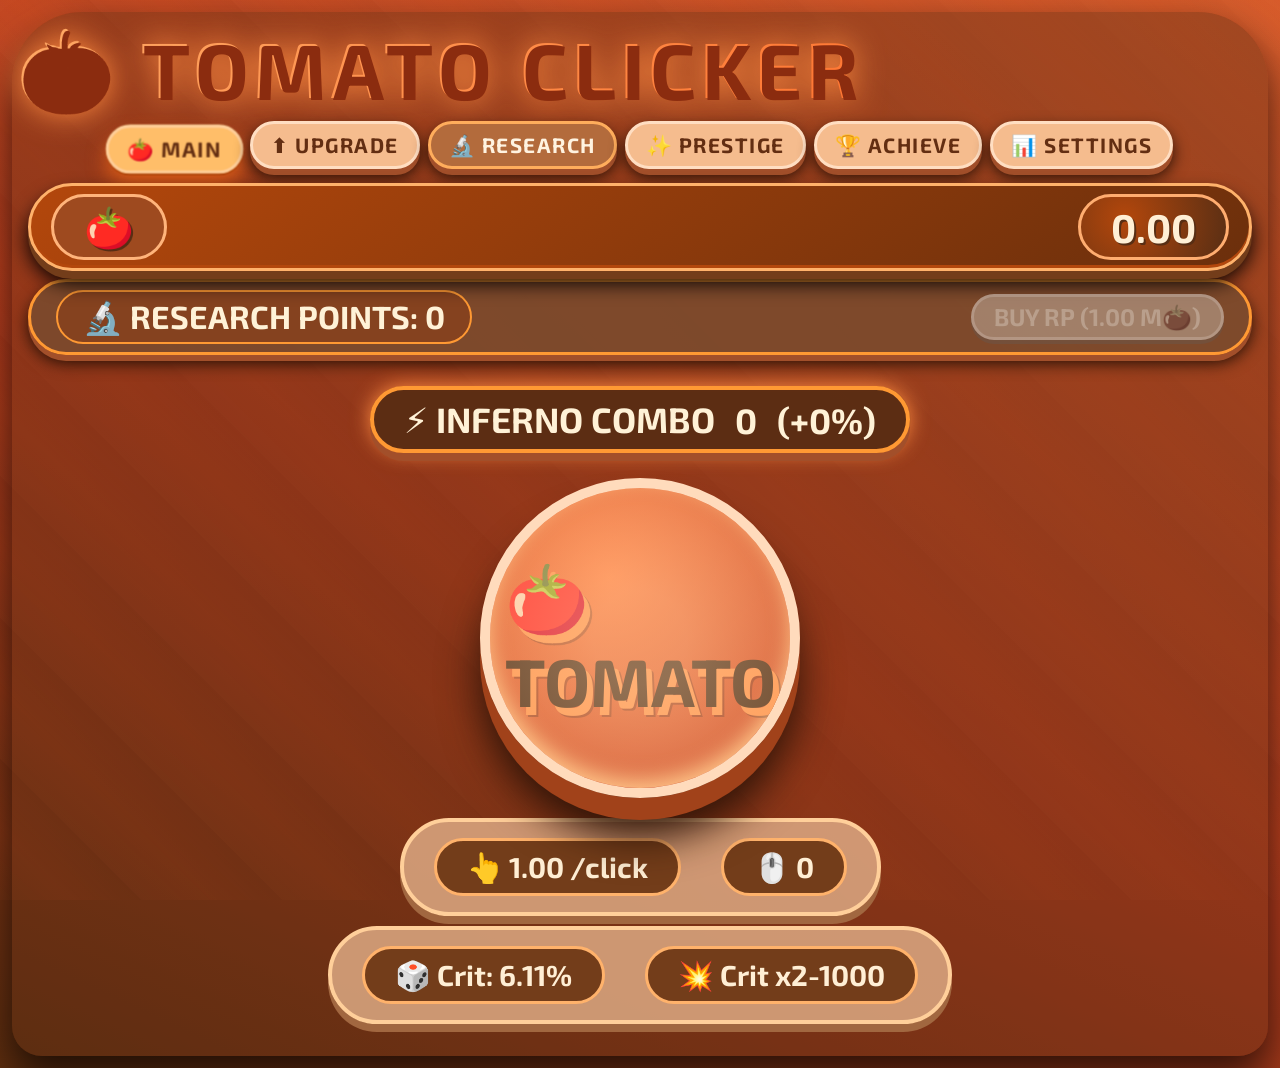
<file: tomato.html>
<!DOCTYPE html>
<html lang="en">
<head>
    <meta charset="UTF-8">
    <meta name="viewport" content="width=device-width, initial-scale=1.0, user-scalable=no">
    <title>🍅 TOMATO CLICKER - RESEARCH EDITION</title>
    <link href="https://fonts.googleapis.com/css2?family=Exo+2:ital,wght@0,100..900;1,100..900&display=swap" rel="stylesheet">
    <style>

        * {
            box-sizing: border-box;
            user-select: none;
            font-family: 'Exo 2', 'Barlow', 'Segoe UI', Roboto, system-ui, sans-serif;
            margin: 0;
            padding: 0;
        }
        body {
            min-height: 100vh;
            width: 100vw;
            overflow-x: hidden;
            background: linear-gradient(25deg, #5e2e0f 0%, #b33b1d 45%, #d45c2c 100%);
            display: flex;
            flex-direction: column;
            padding: 12px;
            position: relative;
        }
        body::before {
            content: '';
            position: fixed;
            top: 0; left: 0; right: 0; bottom: 0;
            background: repeating-linear-gradient(45deg, rgba(255,120,70,0.05) 0px, rgba(255,90,30,0.1) 50px, transparent 100px);
            pointer-events: none;
            animation: drift 22s linear infinite;
            z-index: 0;
        }
        @keyframes drift {
            0% { transform: translateX(0) translateY(0); }
            100% { transform: translateX(3%) translateY(2%); }
        }
        .full-game {
            flex: 1;
            display: flex;
            flex-direction: column;
            max-width: 1500px;
            margin: 0 auto;
            width: 100%;
            position: relative;
            z-index: 2;
            backdrop-filter: blur(0px);
            border-radius: 70px 70px 30px 30px;
            background: rgba(90, 45, 20, 0.4);
            padding: 12px 16px;
            box-shadow: 0 20px 40px rgba(0,0,0,0.7);
        }
        .global-title h1 {
            font-weight: bold;
            font-size: 4.8rem;
            letter-spacing: 6px;
            color: #ffb347;
            text-shadow: 5px 5px 0 #b3470c, 8px 8px 0 #7a2e1a, 12px 12px 10px #2a150e;
            word-break: break-word;
            line-height: 1.1;
            background: linear-gradient(135deg, #ffaa66, #ff5e1a);
            -webkit-background-clip: text;
            -webkit-text-fill-color: transparent;
            text-shadow: 2px 2px 0 #8b2c0f;
            margin-bottom: 5px;
            transform: scale(1.02);
            transition: 0.2s;
            filter: drop-shadow(0 0 15px #ff8c42);
            animation: titleGlow 2s infinite alternate;
        }
        @keyframes titleGlow {
            0% { filter: drop-shadow(0 0 8px #ffaa66); }
            100% { filter: drop-shadow(0 0 25px #ff6a2b); }
        }
        .page-tabs {
            display: flex;
            gap: 8px;
            margin: 8px 0 14px;
            justify-content: center;
            flex-wrap: wrap;
        }
        .tab-btn {
            background: #f5bc8e;
            border: 3px solid #ffdec2;
            color: #632e12;
            font-weight: bold;
            font-size: 1.3rem;
            padding: 8px 18px;
            border-radius: 50px;
            box-shadow: 0 6px 0 #a24f2a, 0 8px 16px #210f05;
            cursor: pointer;
            transition: 0.08s;
            text-transform: uppercase;
            letter-spacing: 1.5px;
            backdrop-filter: blur(4px);
        }
        .tab-btn.active {
            background: #ffbe69;
            transform: translateY(4px) scale(1.02);
            box-shadow: 0 2px 0 #b3470c, 0 12px 20px #d95b1a;
            border-color: #ffcf9a;
        }
        .tab-btn.research-tab {
            background: #b36b3c;
            border-color: #ffad5c;
            color: #fff3e0;
        }

        .page { display: none; width: 100%; flex:1; flex-direction: column; }
        .page.active-page { display: flex; }

        .global-resource {
            background: #733d1add;
            backdrop-filter: blur(8px);
            border-radius: 50px;
            padding: 8px 20px;
            margin: 0 0 8px;
            display: flex;
            align-items: center;
            justify-content: space-between;
            border: 3px solid #ffb26b;
            box-shadow: inset 0 -3px 0 #b3470c, 0 8px 0 #733d1a, 0 12px 20px black;
            color: #ffefd5;
            font-weight: bold;
            font-size: 2.2rem;
            text-shadow: 2px 2px 0 #582e14;
            background-image: linear-gradient(145deg, #b3470c, #6b2f0c);
        }
        .global-resource .resource-icon { font-size: 2.5rem; background: #9e4a1f; padding: 5px 30px; border-radius: 40px; border: 3px solid #ffb47b; }
        .global-resource .resource-value {
            background: #3e2a14;
            padding: 6px 30px;
            border-radius: 4rem;
            border: 3px solid #ffad70;
            font-size: 2.5rem;
            background-image: radial-gradient(circle at 30% 35%, #b3470c, #582e14);
        }

        .research-points-bar {
            background: #7a4c2ee0;
            border-radius: 50px;
            padding: 8px 25px;
            margin: 0 0 16px;
            display: flex;
            align-items: center;
            justify-content: space-between;
            border: 3px solid #ff9933;
            box-shadow: 0 6px 0 #a24f2a, 0 8px 16px #210f05;
            color: #fff2d7;
            font-size: 2rem;
            font-weight: bold;
        }
        .research-points-bar .rp-icon {
            background: #85421f;
            padding: 5px 25px;
            border-radius: 40px;
            border: 2px solid #ff9933;
        }
        .buy-rp-btn {
            background: #ffaa5e;
            border: 3px solid #ffdec2;
            padding: 5px 20px;
            border-radius: 40px;
            font-size: 1.5rem;
            cursor: pointer;
            box-shadow: 0 4px 0 #b3470c;
            transition: 0.05s;
        }
        .buy-rp-btn:active {
            transform: translateY(4px);
            box-shadow: 0 1px 0 #b3470c;
        }
        .buy-rp-btn.disabled {
            opacity: 0.5;
            pointer-events: none;
            filter: grayscale(0.8);
        }

        .main-click-area { display: flex; flex-direction: column; align-items: center; justify-content: center; flex:1; margin: 10px 0 20px; }
        .click-area {
            background: radial-gradient(circle at 40% 30%, #ff7b3a, #c13b1a);
            width: 320px; height: 320px;
            border-radius: 50%;
            display: flex; align-items: center; justify-content: center;
            box-shadow: 0 22px 0 #a1421a, 0 40px 40px #2d1408, inset 0 -8px 20px #ffbb77;
            border: 10px solid #ffdbbc;
            transition: transform 0.06s, box-shadow 0.1s;
            cursor: pointer;
            font-size: 4.2rem; font-weight: bold; color: #4d2b12; text-shadow: 6px 8px 0 #ff9248, 8px 10px 0 #00000040;
            margin: 10px 0 20px; position: relative; overflow: hidden;
            animation: pulse-glow 2.2s infinite alternate;
        }
        @keyframes pulse-glow {
            0% { box-shadow: 0 22px 0 #a1421a, 0 40px 40px #2d1408, inset 0 -8px 20px #ffbb77, 0 0 10px #ff8c42; }
            100% { box-shadow: 0 22px 0 #a1421a, 0 45px 50px #1f0f05, inset 0 -8px 25px #ffd28f, 0 0 35px #ff6a2b; }
        }
        .click-area::after {
            content: ''; position: absolute; top: -60%; left: -60%; width: 220%; height: 220%;
            background: radial-gradient(circle, #ffdbb5 10%, transparent 70%); opacity: 0.4; transform: rotate(30deg);
        }
        .click-area {
            position: relative;
            overflow: hidden;
        }
        .click-area:active {
            transform: translateY(16px) scale(1.08);
            box-shadow: 0 6px 0 #7a3012, 0 35px 35px #331a0b, 0 0 60px #ffbb77;
            transition: transform 0.03s;
        }
        .ripple-effect {
            position: absolute;
            border-radius: 50%;
            background: radial-gradient(circle, rgba(255,200,150,0.9) 0%, rgba(255,100,50,0.4) 50%, transparent 70%);
            transform: scale(0);
            animation: ripple-animation 0.5s ease-out;
            pointer-events: none;
            width: 100px;
            height: 100px;
            margin-left: -50px;
            margin-top: -50px;
        }
        @keyframes ripple-animation {
            from { transform: scale(0); opacity: 1; }
            to { transform: scale(4); opacity: 0; }
        }
        .click-flash {
            position: absolute;
            top: 0;
            left: 0;
            width: 100%;
            height: 100%;
            background: rgba(255, 200, 120, 0.5);
            animation: flash 0.2s ease-out;
            pointer-events: none;
            border-radius: 50%;
        }
        @keyframes flash {
            0% { opacity: 0.8; }
            100% { opacity: 0; }
        }

        .inline-stats {
            font-size: 1.8rem; background: #dba882dd; border-radius: 70px; padding: 16px 30px;
            border: 4px solid #ffcf9a; display: flex; justify-content: center; gap: 40px;
            color: #4d2b12; font-weight: bold; flex-wrap: wrap; box-shadow: 0 8px 0 #a16740;
        }
        .inline-stats span { background: #733d1a; color: #ffefd5; padding: 8px 30px; border-radius: 70px; border: 3px solid #ffb26b; font-size: 1.8rem;}

        .combo-meter {
            background: #582e14dd; border-radius: 70px; padding: 8px 30px; border: 4px solid #ff9933;
            font-size: 2.2rem; font-weight: bold; color: #fff2d7; display: flex; align-items: center;
            gap: 20px; box-shadow: 0 8px 0 #a24f2a, 0 0 20px #ff8c42; margin: 5px 0 15px; backdrop-filter: blur(3px);
        }

        .research-container {
            display: grid;
            grid-template-columns: repeat(auto-fit, minmax(320px, 1fr));
            gap: 20px;
            padding: 20px;
            background: #ad6b41e0;
            border-radius: 50px;
            border: 4px solid #ff9933;
            margin: 15px 0;
            max-height: 600px;
            overflow-y: auto;
        }
        .research-card {
            background: linear-gradient(145deg, #ffdbbc, #e68a4d);
            border-radius: 30px;
            padding: 20px;
            border: 3px solid #ffdec2;
            box-shadow: 0 8px 0 #b3470c, 0 10px 20px #301505;
            display: flex;
            flex-direction: column;
            gap: 10px;
        }
        .research-title {
            font-size: 1.8rem;
            font-weight: bold;
            color: #6b2f0c;
            text-shadow: 2px 2px 0 #ffaa5e;
            border-bottom: 2px solid #d95b1a;
            padding-bottom: 5px;
        }
        .research-tier-list {
            font-size: 1.2rem;
            background: #733d1a;
            color: #ffad5c;
            padding: 5px 10px;
            border-radius: 20px;
            display: inline-block;
        }
        .research-level {
            font-size: 1.4rem;
            background: #733d1a;
            color: #ffefd5;
            padding: 5px 15px;
            border-radius: 40px;
            display: inline-block;
            align-self: flex-start;
        }
        .research-desc {
            font-size: 1.2rem;
            color: #4d2b12;
        }
        .research-current {
            font-size: 1.3rem;
            background: #b3470c;
            color: #ffefd5;
            padding: 5px 10px;
            border-radius: 20px;
            text-align: center;
        }
        .research-cost {
            font-size: 1.5rem;
            background: #b3470c;
            color: #ffefd5;
            padding: 8px 15px;
            border-radius: 40px;
            text-align: center;
            border: 2px solid #ff9933;
        }
        .research-btn {
            background: #ffaa5e;
            border: 3px solid #ffdec2;
            padding: 10px;
            border-radius: 40px;
            font-size: 1.4rem;
            font-weight: bold;
            cursor: pointer;
            box-shadow: 0 5px 0 #b3470c;
            transition: 0.05s;
        }
        .research-btn:active {
            transform: translateY(5px);
            box-shadow: 0 1px 0 #b3470c;
        }
        .research-btn.disabled {
            opacity: 0.5;
            pointer-events: none;
            filter: grayscale(0.8);
        }
        .research-max {
            background: #6b4f3a;
            color: #ffaa5e;
            padding: 10px;
            border-radius: 40px;
            text-align: center;
            font-size: 1.4rem;
            border: 2px solid #ff9933;
        }

        .achievements-panel { background: #85421fe0; border-radius: 50px; padding: 20px; margin:15px 0; border:4px solid #ffb26b; max-height:300px; overflow-y:auto; }
        .achievement-entry { background: #733d1a; color:#ffefd5; padding:8px 15px; margin:6px 0; border-radius:30px; display:flex; align-items:center; gap:12px; font-size:1.3rem; border:2px solid #ffaa5e;}
        
        .shop-grid { display: grid; grid-template-columns: repeat(auto-fit, minmax(170px, 1fr)); gap: 15px; margin: 20px 0; }
        .upgrade-card { background: linear-gradient(160deg, #ffdbbc, #e68a4d); border-radius: 30px 30px 25px 25px; padding: 16px 4px 12px; border: 4px solid #ffdec2; box-shadow: 0 10px 0 #b3470c, 0 10px 20px #2d1408; transition:0.08s; color:#4d2b12; display:flex; flex-direction:column; align-items:center; position:relative; font-size:0.95rem;}
        .upgrade-card.disabled { opacity:0.4; filter:grayscale(0.8); pointer-events:none; box-shadow:0 6px 0 #a24f2a; transform:translateY(6px);}
        .upgrade-card.locked-tier { opacity:0.2; filter:grayscale(1); pointer-events:none;}
        .upgrade-card.prestige-locked { opacity:0.7; filter:grayscale(0.9); background:#6b4f3a; pointer-events:none;}
        .upgrade-icon { font-size: 2.8rem; }
        .upgrade-icon img { width: 2.8rem; height: 2.8rem; border-radius: 50%; border: 3px solid #ffb47b; background:#733d1a; object-fit:cover; }
        .upgrade-name { font-size:1.1rem; background:#7a3f18e0; border-radius:30px; color:#ffefd5; padding:4px 12px; margin:5px 0; font-weight:bold; text-transform:uppercase; }
        .cost-display { background:#582e14; color:#ffdbb5; padding:4px 15px; border-radius:40px; font-size:1.2rem; border:3px solid #ff9933; margin:6px 0; }

        .prestige-page-panel { background: #c17b4a; border-radius: 70px; padding: 30px; border: 5px solid #ffcf9a; box-shadow: 0 16px 0 #9e4a1f, 0 15px 35px #1f0f05;}
        .prestige-card { background: #9e4a1fe0; color: #ffefd5; padding: 30px; border-radius: 70px; font-size: 2rem; display:flex; flex-direction:column; align-items:center; gap:15px; border:4px solid #ffaa5e;}
        .prestige-big-btn { background: #ffaa5e; border:5px solid #ffdec2; padding:20px 60px; border-radius: 70px; font-weight:bold; font-size:2.5rem; box-shadow:0 12px 0 #b3470c,0 12px 25px black; cursor:pointer; }
        .prestige-big-btn:active { transform:translateY(10px); box-shadow:0 5px 0 #b3470c; }
        .prestige-big-btn.disabled { opacity:0.5; pointer-events:none; }

        .corn-btn { background:#ffaa5e; border:4px solid #ffdec2; padding:12px 30px; border-radius:70px; font-weight:bold; font-size:1.5rem; box-shadow:0 8px 0 #b3470c; cursor:pointer; margin:0 5px;}
        .corn-btn:active { transform:translateY(5px); box-shadow:0 3px 0 #b3470c;}
        .corn-btn.reset { background:#cc6b4a; }

        .floating-crit { position:fixed; font-weight:bold; color:#ffbb77; text-shadow:0 0 20px #ff3300,0 0 30px #ff6600; pointer-events:none; font-size:3.2rem; z-index:9999; animation:floatUp 0.9s ease-out forwards; white-space:nowrap;}
        @keyframes floatUp {
            0% { opacity:1; transform:translateY(0) scale(1); }
            100% { opacity:0; transform:translateY(-150px) scale(1.8); }
        }
        .floating-corn {
            position:fixed; font-weight:bold; color:#ff8811; text-shadow:0 0 15px #ffaa33; pointer-events:none; font-size:2.5rem; z-index:9999; animation:cornFloat 1s ease-out forwards;
        }
        @keyframes cornFloat {
            0% { opacity:1; transform:translateY(0) rotate(0deg); }
            100% { opacity:0; transform:translateY(-120px) rotate(20deg); }
        }

        .import-export-panel { display:flex; gap:10px; margin:15px 0; flex-wrap:wrap; justify-content:center;}
        .import-export-panel input { background:#582e14; border:3px solid #ffb26b; border-radius:70px; padding:12px 20px; font-size:1.2rem; color:#ffefd5; width:300px;}

        .star-compact { font-size:2.2rem; background:#9e4a1f; padding:8px 25px; border-radius:50px; border:2px solid #ffaa5e; letter-spacing:2px;}
        .extra-stat { font-size:2rem; background:#ffdbbc; padding:18px; border-radius:70px; margin-top:20px; border:3px solid #ffb26b;}
        .offline-progress { background:#9e4a1f; color:#ffdbb5; padding:15px; border-radius:50px; margin:10px 0; text-align:center; font-size:1.5rem; border:3px solid #ffaa5e; }
        footer { font-size:1.2rem; color:#ffdec2; text-shadow:2px 2px 0 #582e14;}
    </style>
</head>
<body>
<div class="full-game">
    <div class="global-title"><h1>🍅 TOMATO CLICKER</h1></div>

    <div class="page-tabs">
        <button class="tab-btn active" id="tabMain">🍅 MAIN</button>
        <button class="tab-btn" id="tabUpgrade">⬆️ UPGRADE</button>
        <button class="tab-btn research-tab" id="tabResearch">🔬 RESEARCH</button>
        <button class="tab-btn" id="tabPrestigePage">✨ PRESTIGE</button>
        <button class="tab-btn" id="tabAchievements">🏆 ACHIEVE</button>
        <button class="tab-btn" id="tabStats">📊 SETTINGS</button>
    </div>

    <div class="global-resource">
        <span class="resource-icon">🍅</span>
        <span class="resource-value" id="globalCornDisplay">0</span>
    </div>

    <!-- Research Points Bar -->
    <div class="research-points-bar">
        <span class="rp-icon">🔬 RESEARCH POINTS: <span id="researchPointsDisplay">0</span></span>
        <span class="buy-rp-btn" id="buyResearchPointBtn">BUY RP (1M🍅)</span>
    </div>

    <!-- MAIN PAGE -->
    <div id="pageMain" class="page active-page">
        <div class="main-click-area">
            <div class="combo-meter">
                <span>⚡ INFERNO COMBO</span>
                <span class="combo-value" id="comboDisplay">0</span>
                <span id="comboPercentDisplay">(+0%)</span>
            </div>
            <div class="click-area" id="clickButton">🍅<br>TOMATO</div>
            <div class="inline-stats">
                <span id="clickPowerStatMain">👆 1.0 /click</span>
                <span id="totalClicksStatMain">🖱️ 0</span>
            </div>
            <div class="inline-stats" style="margin-top:10px;">
                <span id="critChanceDisplay">🎲 Crit: 6.11%</span>
                <span id="critMultDisplay">💥 Crit x2-1000</span>
            </div>
        </div>
    </div>

    <div id="pageUpgrade" class="page">
        <div class="shop-grid" id="upgradeGrid"></div>
    </div>

    <!-- RESEARCH PAGE -->
    <div id="pageResearch" class="page">
        <div class="research-container" id="researchContainer">
            <!-- Populated by JS -->
        </div>
    </div>

    <!-- PRESTIGE PAGE -->
    <div id="pagePrestige" class="page">
        <div class="prestige-page-panel">
            <div class="prestige-card">
                <div class="star-compact" id="prestigeStarsDisplay">0/10 ★</div>
                <div style="font-size:2rem;">Base multiplier: <span id="prestigeMultDisplay">x1.000</span></div>
                <div style="font-size:1.8rem;">With research: <span id="prestigeMultWithResearchDisplay">x1.000</span></div>
                <div style="font-size:1.8rem;">next cost: <span id="prestigeCostDisplay">3.0M</span> 🍅</div>
                <div style="font-size:1.8rem;">Cost after research: <span id="prestigeCostAfterResearchDisplay">3.0M</span> 🍅</div>
                <button class="prestige-big-btn" id="prestigeBtn">✨ PRESTIGE ✨</button>
                <div style="font-size:1.5rem;">√2 per star, max 10★ · 2 upgrades per star</div>
            </div>
        </div>
    </div>

    <!-- ACHIEVEMENTS PAGE -->
    <div id="pageAchievements" class="page">
        <div class="settings-panel" style="background:#b56f44e0; border-radius:50px; padding:20px;">
            <h2 style="font-size:2.5rem; color:#ffaa5e;">🏆 ACHIEVEMENTS</h2>
            <div class="achievements-panel" id="achievementsList">loading...</div>
        </div>
    </div>

    <!-- SETTINGS PAGE -->
    <div id="pageStats" class="page">
        <div class="settings-panel" style="background:#e6a16de0; border-radius:50px; padding:25px;">
            <div class="totals-list" id="statsDetail">loading stats ...</div>
            <div class="offline-progress" id="offlineProgressDisplay">⏰ Offline: 0 mins collected</div>
            <div class="import-export-panel">
                <input type="text" id="importField" placeholder="paste save string" />
                <button class="corn-btn" id="exportBtn">📤 EXPORT</button>
                <button class="corn-btn" id="importBtn">📥 IMPORT</button>
            </div>
            <div>
                <button class="corn-btn" id="saveGameBtn">💾 SAVE</button>
                <button class="corn-btn" id="loadGameBtn">📂 LOAD</button>
                <button class="corn-btn reset" id="resetGameBtn">⚠️ RESET</button>
            </div>
            <div class="storage-info" id="saveStatus">📀 ready</div>
            <div class="extra-stat" id="statsClickPower">⚡ click power: 0</div>
        </div>
    </div>
</div>

<script>
(function() {
    // ---------- RESEARCH SYSTEM ----------
    let researchPoints = 0;
    const RESEARCH_POINT_BASE_COST = 1000000;
    const RESEARCH_POINT_COST_MULT = 1.6;

    // Research definitions (names reskinned, but system identical)
    const researchItems = [
        {   // 0
            id: 'costRed1',
            name: '🍅 TIER 1 COST REDUCTION',
            desc: 'Reduces cost of VINE and PICKER',
            tierIndices: [0, 1],
            tierNames: ['VINE', 'PICKER'],
            type: 'costReduction',
            maxLevel: 10,
            costPerLevel: [1,2,3,4,5,6,7,8,9,10],
            level: 0
        },
        {   // 1
            id: 'costRed2',
            name: '🍅 TIER 2 COST REDUCTION',
            desc: 'Reduces cost of DRIP and HARVESTER',
            tierIndices: [2, 3],
            tierNames: ['DRIP', 'HARVESTER'],
            type: 'costReduction',
            maxLevel: 10,
            costPerLevel: [1,2,3,4,5,6,7,8,9,10],
            level: 0
        },
        {   // 2
            id: 'costRed3',
            name: '🍅 TIER 3 COST REDUCTION',
            desc: 'Reduces cost of REAPER and NANO-PRESS',
            tierIndices: [4, 5],
            tierNames: ['REAPER', 'NANO-PRESS'],
            type: 'costReduction',
            maxLevel: 10,
            costPerLevel: [1,2,3,4,5,6,7,8,9,10],
            level: 0
        },
        {   // 3
            id: 'costRed4',
            name: '🍅 TIER 4 COST REDUCTION',
            desc: 'Reduces cost of QUANTUM VAT and FUSION COOKER',
            tierIndices: [6, 7],
            tierNames: ['QUANTUM VAT', 'FUSION COOKER'],
            type: 'costReduction',
            maxLevel: 10,
            costPerLevel: [1,2,3,4,5,6,7,8,9,10],
            level: 0
        },
        {   // 4
            id: 'costRed5',
            name: '🍅 TIER 5 COST REDUCTION',
            desc: 'Reduces cost of GALACTIC GARDEN and VOID BLENDER',
            tierIndices: [8, 9],
            tierNames: ['GALACTIC GARDEN', 'VOID BLENDER'],
            type: 'costReduction',
            maxLevel: 10,
            costPerLevel: [1,2,3,4,5,6,7,8,9,10],
            level: 0
        },
        {   // 5
            id: 'costRed6',
            name: '🍅 TIER 6 COST REDUCTION',
            desc: 'Reduces cost of COSMIC HOPPER and QUINN',
            tierIndices: [10, 11],
            tierNames: ['COSMIC HOPPER', 'QUINN'],
            type: 'costReduction',
            maxLevel: 10,
            costPerLevel: [1,2,3,4,5,6,7,8,9,10],
            level: 0
        },
        {   // 6
            id: 'costRed7',
            name: '🍅 TIER 7 COST REDUCTION',
            desc: 'Reduces cost of STELLAR HARVESTER and COSMIC REAPER',
            tierIndices: [12, 13],
            tierNames: ['STELLAR HARVESTER', 'COSMIC REAPER'],
            type: 'costReduction',
            maxLevel: 10,
            costPerLevel: [1,2,3,4,5,6,7,8,9,10],
            level: 0
        },
        {   // 7
            id: 'costRed8',
            name: '🍅 TIER 8 COST REDUCTION',
            desc: 'Reduces cost of VOID ENGINE and STAR FORGE',
            tierIndices: [14, 15],
            tierNames: ['VOID ENGINE', 'STAR FORGE'],
            type: 'costReduction',
            maxLevel: 10,
            costPerLevel: [1,2,3,4,5,6,7,8,9,10],
            level: 0
        },
        {   // 8
            id: 'costRed9',
            name: '🍅 TIER 9 COST REDUCTION',
            desc: 'Reduces cost of COSMIC WHALE and JABEL',
            tierIndices: [16, 17],
            tierNames: ['COSMIC WHALE', 'JABEL'],
            type: 'costReduction',
            maxLevel: 10,
            costPerLevel: [1,2,3,4,5,6,7,8,9,10],
            level: 0
        },
        {   // 9
            id: 'costRed10',
            name: '🍅 TIER 10 COST REDUCTION',
            desc: 'Reduces cost of COSMIC NEXUS and DIVINE TOMATO',
            tierIndices: [18, 19],
            tierNames: ['COSMIC NEXUS', 'DIVINE TOMATO'],
            type: 'costReduction',
            maxLevel: 10,
            costPerLevel: [1,2,3,4,5,6,7,8,9,10],
            level: 0
        },
        {   // 10
            id: 'costRed11',
            name: '🍅 TIER 11 COST REDUCTION',
            desc: 'Reduces cost of COSMIC OVERLORD and TOMATO GOD',
            tierIndices: [20, 21],
            tierNames: ['COSMIC OVERLORD', 'TOMATO GOD'],
            type: 'costReduction',
            maxLevel: 10,
            costPerLevel: [1,2,3,4,5,6,7,8,9,10],
            level: 0
        },
        {   // 11
            id: 'costRed12',
            name: '🍅 TIER 12 COST REDUCTION',
            desc: 'Reduces cost of ETHEREAL TOMATO and AMADEUS',
            tierIndices: [22, 23],
            tierNames: ['ETHEREAL TOMATO', 'AMADEUS'],
            type: 'costReduction',
            maxLevel: 10,
            costPerLevel: [1,2,3,4,5,6,7,8,9,10],
            level: 0
        },
        {   // 12
            id: 'autoClicker',
            name: '⚡ AUTO PICKER',
            desc: 'Generates 10% of click power per second idle',
            type: 'autoClicker',
            maxLevel: 10,
            costPerLevel: [2,3,5,7,10,13,17,22,28,35],
            level: 0
        },
        {   // 13
            id: 'critChance',
            name: '🍀 CRIT CHANCE',
            desc: '+0.5% crit chance per level (max +5%)',
            type: 'critChance',
            maxLevel: 10,
            costPerLevel: [2,3,5,7,10,13,17,22,28,35],
            level: 0
        },
        {   // 14
            id: 'critMult',
            name: '💥 CRIT MULTIPLIER',
            desc: '+0.1x to all crit multipliers per level',
            type: 'critMult',
            maxLevel: 10,
            costPerLevel: [2,3,5,7,10,13,17,22,28,35],
            level: 0
        },
        {   // 15
            id: 'prestigeBonus',
            name: '✨ PRESTIGE BONUS',
            desc: '+0.05 to prestige multiplier per level',
            type: 'prestigeBonus',
            maxLevel: 10,
            costPerLevel: [2,3,5,7,10,13,17,22,28,35],
            level: 0
        },
        {   // 16
            id: 'prestigeCostRed',
            name: '💰 PRESTIGE COST REDUCTION',
            desc: '-10% prestige cost per level',
            type: 'prestigeCostReduction',
            maxLevel: 10,
            costPerLevel: [2,3,5,7,10,13,17,22,28,35],
            level: 0
        },
        {   // 17
            id: 'offlineLength',
            name: '⏰ OFFLINE TIME',
            desc: '+30 minutes offline earnings (requires Auto Picker lv1)',
            type: 'offlineLength',
            maxLevel: 10,
            costPerLevel: [2,3,5,7,10,13,17,22,28,35],
            level: 0
        }
    ];

    // Prestige max 10
    let prestigeLevel = 0;
    const MAX_PRESTIGE = 10;
    const PRESTIGE_BASE_COST = 3000000;
    const PRESTIGE_COST_GROWTH = 400;

    // ----- TOMATO & CLICKS -----
    let tomato = 0.0;          // renamed from corn
    let totalManualClicks = 0;
    let lastOfflineTime = Date.now();
    let pageLoadTime = Date.now();

    // ----- COMBO -----
    let combo = 0;
    const MAX_COMBO = 50;
    const COMBO_DECAY_MS = 350;
    let comboTimer = null;
    let lastClickTime = 0;

    // ----- UPGRADES (24) - indices 11,17,23 kept: QUINN, JABEL, AMADEUS (names intact) -----
    const upgrades = [
        { id: 'vine',        name: 'VINE',       icon: '🌱', basePower: 1,        baseCost: 20,       desc: '+1/click' },
        { id: 'picker',      name: 'PICKER',     icon: '🧤', basePower: 12,       baseCost: 400,      desc: '+12/click' },
        { id: 'drip',        name: 'DRIP',       icon: '💧', basePower: 140,      baseCost: 8000,     desc: '+140/click' },
        { id: 'harvester',   name: 'HARVESTER',  icon: '🚜', basePower: 1700,     baseCost: 160000,   desc: '+1700/click' },
        { id: 'reaper',      name: 'REAPER',     icon: '⚙️', basePower: 20000,    baseCost: 3200000,  desc: '+20k/click' },
        { id: 'nanoPress',   name: 'NANO-PRESS', icon: '🧬', basePower: 240000,   baseCost: 64000000, desc: '+240k/click' },
        { id: 'quantumVat',  name: 'QUANTUM VAT',icon: '🔮', basePower: 2900000,    baseCost: 1280000000,     desc: '+2.9M/click' },
        { id: 'fusionCooker',name: 'FUSION COOKER',icon: '⚡', basePower: 35000000,   baseCost: 25600000000,    desc: '+35M/click' },
        { id: 'galacticGarden',name: 'GALACTIC GARDEN',icon: '🌌', basePower: 450000000,  baseCost: 512000000000,   desc: '+450M/click' },
        { id: 'voidBlender', name: 'VOID BLENDER', icon: '👾', basePower: 5600000000,   baseCost: 10240000000000,   desc: '+5.6B/click' },
        { id: 'cosmicHopper',name: 'COSMIC HOPPER', icon: '🛸', basePower: 72000000000,  baseCost: 204800000000000,  desc: '+72B/click' },
        { id: 'quinnAvatar', name: 'QUINN', icon: '🦅', basePower: 900000000000, baseCost: 4096000000000000, desc: '+900B/click' },
        { id: 'stellarHarvester', name: 'STELLAR HARVESTER', icon: '🌠', basePower: 12000000000000, baseCost: 81920000000000000, desc: '+12T/click' },
        { id: 'cosmicReaper',    name: 'COSMIC REAPER',    icon: '☄️', basePower: 150000000000000, baseCost: 1630000000000000000, desc: '+150T/click' },
        { id: 'voidEngine', name: 'VOID ENGINE', icon: '🌀', basePower: 2000000000000000, baseCost: 32700000000000000000, desc: '+2Qa/click' },
        { id: 'starForge',  name: 'STAR FORGE',  icon: '⭐', basePower: 25000000000000000, baseCost: 655000000000000000000, desc: '+25Qa/click' },
        { id: 'cosmicWhale', name: 'COSMIC WHALE', icon: '🐋', basePower: 300000000000000000, baseCost: 13100000000000000000000, desc: '+300Qa/click' },
        { id: 'jabel',       name: 'JABEL',       icon: '👤', basePower: 3600000000000000000, baseCost: 262000000000000000000000, desc: '+3.6Qi/click', },
        { id: 'cosmicNexus', name: 'COSMIC NEXUS', icon: '🌐', basePower: 50000000000000000000, baseCost: 5240000000000000000000000, desc: '+50 Qi/click' },
        { id: 'divineTomato',name: 'DIVINE TOMATO',icon: '👑', basePower: 650000000000000000000, baseCost: 104850000000000000000000000, desc: '+650 Qi/click' },
        { id: 'cosmicOverlord', name: 'COSMIC OVERLORD', icon: '👁️', basePower: 8000000000000000000000, baseCost: 2090000000000000000000000000, desc: '+8 Sx/click' },
        { id: 'tomatoGod',      name: 'TOMATO GOD',      icon: '🗿', basePower: 105000000000000000000000, baseCost: 41800000000000000000000000000, desc: '+105 Sx/click' },
        { id: 'etherealTomato', name: 'ETHEREAL TOMATO', icon: '🌀', basePower: 1.30e24, baseCost: 8.25e29, desc: '+1.30 Sp/click' },
        { id: 'amadeus',        name: 'AMADEUS',         icon: '🎼', basePower: 1.6e25, baseCost: 1.65e31, desc: '+16 Sp/click' }
    ];

    let levels = {};
    upgrades.forEach(u => levels[u.id] = 0);

    // Helper functions unchanged (cost reduction, prestige cost, etc)
    function getCostReductionForUpgrade(index) {
        let reduction = 1.0;
        for (let research of researchItems) {
            if (research.type === 'costReduction' && research.tierIndices && research.tierIndices.includes(index)) {
                reduction *= Math.pow(0.94, research.level);
            }
        }
        return reduction;
    }

    function getNextCost(upgrade, index) {
        const lvl = levels[upgrade.id];
        const base = upgrade.baseCost * Math.pow(1.32, lvl);
        const reduction = getCostReductionForUpgrade(index);
        return Math.floor(base * reduction);
    }

    function getPrestigeCost() {
        if (prestigeLevel >= MAX_PRESTIGE) return Infinity;
        const baseCost = PRESTIGE_BASE_COST * Math.pow(PRESTIGE_COST_GROWTH, prestigeLevel);
        const reduction = Math.pow(0.9, researchItems[16].level);
        return Math.floor(baseCost * reduction);
    }

    let autoClickerInterval = null;
    function startAutoClicker() {
        if (autoClickerInterval) clearInterval(autoClickerInterval);
        const autoLevel = researchItems[12].level;
        if (autoLevel > 0) {
            autoClickerInterval = setInterval(() => {
                const autoPower = baseClickPower() * 0.1 * autoLevel * comboMultiplier();
                tomato += autoPower;
                spawnFloatingTomato('⚡ ' + formatNumber(autoPower), '#ff8811');
                fullRefresh();
            }, 1000);
        }
    }

    function spawnFloatingTomato(message, color = '#ff8811') {
        const span = document.createElement('div');
        span.className = 'floating-corn';  // reuse class
        span.innerText = message;
        span.style.left = (Math.random() * 60 + 20) + '%';
        span.style.top = '50%';
        span.style.color = color;
        document.body.appendChild(span);
        setTimeout(() => span.remove(), 800);
    }

    function comboPercent() { return Math.min(combo * 2, 100); }
    function comboMultiplier() { return 1 + comboPercent() / 100; }
    function increaseCombo() { combo = Math.min(combo + 1, MAX_COMBO); resetComboTimer(); updateComboUI(); }
    function resetComboTimer() { if (comboTimer) clearTimeout(comboTimer); comboTimer = setTimeout(() => { combo = 0; updateComboUI(); comboTimer = null; }, COMBO_DECAY_MS); }
    function updateComboUI() {
        const el = document.getElementById('comboDisplay'); if(el) el.innerText = combo;
        const pctEl = document.getElementById('comboPercentDisplay'); if(pctEl) pctEl.innerText = `(+${comboPercent()}%)`;
    }

    function getCritChance() {
        const baseChance = 6.11;
        const researchBonus = (researchItems[13]?.level || 0) * 0.5;
        return baseChance + researchBonus;
    }

    function getCritMultiplier() {
        const r = Math.random() * 100;
        const chance = getCritChance();
        const researchMultBonus = (researchItems[14]?.level || 0) * 0.1;
        if (r < 0.01) return 1000 + researchMultBonus * 1000;
        if (r < 0.11) return 25 + researchMultBonus * 25;
        if (r < 1.11) return 5 + researchMultBonus * 5;
        if (r < 6.11) return 2 + researchMultBonus * 2;
        return 1;
    }

    function spawnFloatingText(message, isCrit) {
        const span = document.createElement('div');
        span.className = 'floating-crit';
        span.innerText = message;
        span.style.left = (Math.random() * 60 + 20) + '%';
        span.style.top = '50%';
        if (message.includes('1000x')) span.style.color = '#ff00aa'; 
        else if (message.includes('25x')) span.style.color = '#ff4400';
        else if (message.includes('5x')) span.style.color = '#ff9900';
        document.body.appendChild(span);
        setTimeout(() => span.remove(), 800);
    }

    function addClickEffect(e) {
        const clickArea = document.getElementById('clickButton');
        const rect = clickArea.getBoundingClientRect();
        const x = e.clientX - rect.left;
        const y = e.clientY - rect.top;
        
        const ripple = document.createElement('div');
        ripple.className = 'ripple-effect';
        ripple.style.left = x + 'px';
        ripple.style.top = y + 'px';
        clickArea.appendChild(ripple);
        
        const flash = document.createElement('div');
        flash.className = 'click-flash';
        clickArea.appendChild(flash);
        
        setTimeout(() => {
            ripple.remove();
            flash.remove();
        }, 500);
    }

    function isUpgradeUnlockedByTier(index) {
        if (index < 2) return true;
        const requiredId = upgrades[index-1].id;
        return levels[requiredId] >= 1;
    }

    function isUpgradeVisibleByPrestige(index) {
        const visibleSlots = Math.min(upgrades.length, 4 + 2 * prestigeLevel);
        return index < visibleSlots;
    }

    function getPowerFor(upgrade) {
        const lvl = levels[upgrade.id];
        if (lvl === 0) return 0;
        return upgrade.basePower * Math.pow(1.25, lvl - 1);
    }

    function baseClickPower() {
        let sum = 1;
        for (let u of upgrades) sum += getPowerFor(u);
        return sum;
    }

    function getPrestigeMultiplier() {
        return Math.pow(Math.SQRT2, prestigeLevel) + (researchItems[15]?.level || 0) * 0.05;
    }

    function totalClickPower() {
        return baseClickPower() * getPrestigeMultiplier() * comboMultiplier();
    }

    function getNextResearchPointCost() {
        return RESEARCH_POINT_BASE_COST * Math.pow(RESEARCH_POINT_COST_MULT, researchPoints);
    }

    // Buy research point
    function buyResearchPoint() {
        if (prestigeLevel < 1) {
            alert('❌ Need at least 1 prestige star to buy research points!');
            return;
        }
        const cost = getNextResearchPointCost();
        if (tomato >= cost) {
            tomato -= cost;
            researchPoints++;
            document.getElementById('globalCornDisplay').innerText = formatNumber(tomato);
            document.getElementById('researchPointsDisplay').innerText = researchPoints;
            const buyBtn = document.getElementById('buyResearchPointBtn');
            const nextCost = getNextResearchPointCost();
            buyBtn.innerHTML = `BUY RP (${formatNumber(nextCost)}🍅)`;
            updateBuyRPButton();
            saveGame();
            spawnFloatingText('🔬 RP +1', false);
        } else {
            alert(`Need ${formatNumber(cost)} tomatoes!`);
        }
    }

    function updateBuyRPButton() {
        const btn = document.getElementById('buyResearchPointBtn');
        if (!btn) return;
        const nextCost = getNextResearchPointCost();
        btn.innerHTML = `BUY RP (${formatNumber(nextCost)}🍅)`;
        if (prestigeLevel < 1) {
            btn.classList.add('disabled');
            btn.title = 'Requires at least 1 prestige star';
        } else {
            btn.classList.remove('disabled');
            btn.title = '';
        }
    }

    function buyResearch(index) {
        const research = researchItems[index];
        if (research.level >= research.maxLevel) return;
        const cost = research.costPerLevel[research.level];
        if (researchPoints < cost) {
            alert(`Need ${cost} research points!`);
            return;
        }
        if (index === 17 && researchItems[12].level === 0) {
            alert('❌ Need Auto Picker level 1 first!');
            return;
        }
        researchPoints -= cost;
        research.level++;
        if (index === 12) startAutoClicker();
        fullRefresh();
        saveGame();
        spawnFloatingText('🔬 Research complete!', false);
    }

    function renderResearch() {
        const container = document.getElementById('researchContainer');
        if (!container) return;
        let html = '';
        for (let i = 0; i <= 11; i++) {
            const r = researchItems[i];
            const nextCost = r.level < r.maxLevel ? r.costPerLevel[r.level] : null;
            const currentReduction = (100 - Math.pow(94, r.level)) + '%';
            const tierList = r.tierNames.join(' & ');
            html += `<div class="research-card">
                <div class="research-title">${r.name}</div>
                <div class="research-tier-list">📋 ${tierList}</div>
                <div class="research-level">Level ${r.level}/${r.maxLevel}</div>
                <div class="research-desc">${r.desc}</div>
                <div class="research-current">Current: -${(100 - Math.pow(94, r.level)).toFixed(1)}% cost</div>
                ${r.level < r.maxLevel ? 
                    `<div class="research-cost">Cost: ${nextCost} RP</div>
                     <div class="research-btn" onclick="window.buyResearch(${i})">UPGRADE</div>` : 
                    `<div class="research-max">MAX LEVEL</div>`}
            </div>`;
        }
        for (let i = 12; i < researchItems.length; i++) {
            const r = researchItems[i];
            const nextCost = r.level < r.maxLevel ? r.costPerLevel[r.level] : null;
            let currentBonus = '';
            if (i === 12) currentBonus = `Current: ${r.level * 10}% of click/sec`;
            else if (i === 13) currentBonus = `Current: ${(6.11 + r.level * 0.5).toFixed(2)}% crit chance`;
            else if (i === 14) currentBonus = `Current: +${r.level * 0.1}x crit mult`;
            else if (i === 15) currentBonus = `Current: +${r.level * 0.05} to prestige mult`;
            else if (i === 16) currentBonus = `Current: -${r.level * 10}% prestige cost`;
            else if (i === 17) currentBonus = `Current: +${r.level * 30} mins offline`;
            html += `<div class="research-card">
                <div class="research-title">${r.name}</div>
                <div class="research-level">Level ${r.level}/${r.maxLevel}</div>
                <div class="research-desc">${r.desc}</div>
                <div class="research-current">${currentBonus}</div>
                ${r.level < r.maxLevel ? 
                    `<div class="research-cost">Cost: ${nextCost} RP</div>
                     <div class="research-btn" onclick="window.buyResearch(${i})">UPGRADE</div>` : 
                    `<div class="research-max">MAX LEVEL</div>`}
                ${i === 17 && researchItems[12].level === 0 ? '<div style="color:red; font-weight:bold;">🔒 Requires Auto Picker lv1</div>' : ''}
            </div>`;
        }
        container.innerHTML = html;
    }

    function calculateOfflineProgress() {
        const now = Date.now();
        const timeSinceLoad = now - pageLoadTime;
        if (lastOfflineTime && lastOfflineTime < pageLoadTime) {
            const diffSeconds = Math.floor((pageLoadTime - lastOfflineTime) / 1000);
            if (diffSeconds > 5) {
                const offlineLevel = researchItems[17].level;
                const autoLevel = researchItems[12].level;
                if (offlineLevel > 0 && autoLevel > 0) {
                    const maxOfflineSeconds = offlineLevel * 30 * 60;
                    const secondsToCollect = Math.min(diffSeconds, maxOfflineSeconds);
                    if (secondsToCollect > 0) {
                        const powerPerSecond = baseClickPower() * 0.1 * autoLevel;
                        const offlineEarned = powerPerSecond * secondsToCollect;
                        tomato += offlineEarned;
                        document.getElementById('offlineProgressDisplay').innerHTML = 
                            `⏰ Offline: +${formatNumber(offlineEarned)} tomatoes collected (${Math.floor(secondsToCollect/60)}m ${secondsToCollect%60}s)`;
                        spawnFloatingText('⏰ Offline earnings!', false);
                    }
                }
            }
        }
        lastOfflineTime = now;
    }

    // Achievements unchanged (just name changed in display)
    const achievements = [
        { id: 'click1', name: 'First Steps', desc: 'Click once', icon: '🖱️', condition: () => totalManualClicks >= 1 },
        { id: 'click100', name: 'Clicker', desc: '100 clicks', icon: '🖱️', condition: () => totalManualClicks >= 100 },
        { id: 'click1k', name: 'Serious Clicker', desc: '1,000 clicks', icon: '🖱️', condition: () => totalManualClicks >= 1000 },
        { id: 'click10k', name: 'Tomato Maniac', desc: '10,000 clicks', icon: '🖱️', condition: () => totalManualClicks >= 10000 },
        { id: 'click100k', name: 'Legendary Clicker', desc: '100,000 clicks', icon: '🖱️', condition: () => totalManualClicks >= 100000 },
        { id: 'upgrade1', name: 'First Purchase', desc: 'Buy first upgrade', icon: '⬆️', condition: () => Object.values(levels).some(lvl => lvl >= 1) },
        { id: 'upgrade3', name: 'Getting Started', desc: 'Own 3 upgrades', icon: '⬆️', condition: () => Object.values(levels).filter(lvl => lvl >= 1).length >= 3 },
        { id: 'upgrade10', name: 'Tenth upgrade', desc: 'Own 10 upgrades', icon: '⬆️', condition: () => Object.values(levels).filter(lvl => lvl >= 1).length >= 10 },
        { id: 'upgrade15', name: 'Upgrade collector', desc: 'Own 15 upgrades', icon: '⬆️', condition: () => Object.values(levels).filter(lvl => lvl >= 1).length >= 15 },
        { id: 'prestige1', name: 'New Beginning', desc: 'Prestige once', icon: '✨', condition: () => prestigeLevel >= 1 },
        { id: 'prestige3', name: 'Third Times', desc: 'Prestige 3 times', icon: '✨', condition: () => prestigeLevel >= 3 },
        { id: 'prestige5', name: 'Star Collector', desc: 'Prestige 5 times', icon: '✨', condition: () => prestigeLevel >= 5 },
        { id: 'prestige7', name: 'Tomato Deity', desc: 'Prestige 7 times', icon: '👑', condition: () => prestigeLevel >= 7 }, 
        { id: 'prestige10', name: 'Transcendent', desc: 'Reach 10★', icon: '👑', condition: () => prestigeLevel >= 10 },
        { id: 'combo25', name: 'Combo Starter', desc: 'Reach 25 combo', icon: '⚡', condition: () => combo >= 25 },
        { id: 'combo50', name: 'Combo Master', desc: 'Reach 50 combo', icon: '⚡', condition: () => combo >= 50 },
        { id: 'research1', name: 'Researcher', desc: 'Buy first research', icon: '🔬', condition: () => researchItems.some(r => r.level > 0) },
        { id: 'research5', name: 'Scientist', desc: 'Own 5 research levels', icon: '🔬', condition: () => researchItems.reduce((sum, r) => sum + r.level, 0) >= 5 },
        { id: 'research20', name: 'Professor', desc: 'Own 20 research levels', icon: '🔬', condition: () => researchItems.reduce((sum, r) => sum + r.level, 0) >= 20 },
        { id: 'research50', name: 'Nobel Prize', desc: 'Own 50 research levels', icon: '🔬', condition: () => researchItems.reduce((sum, r) => sum + r.level, 0) >= 50 },
        { id: 'research100', name: 'Research Master', desc: 'Own 100 research levels', icon: '🔬', condition: () => researchItems.reduce((sum, r) => sum + r.level, 0) >= 100 },
        { id: 'crit25', name: 'Lucky!', desc: 'Get a 25x critical', icon: '🍀', condition: () => false },
        { id: 'crit1000', name: 'ONE IN A MILLION', desc: 'Get a 1000x critical', icon: '💀', condition: () => false },
    ];

    let unlockedAchievements = [];

    function checkAchievements() {
        let changed = false;
        achievements.forEach(ach => {
            if (!unlockedAchievements.includes(ach.id) && ach.condition()) {
                unlockedAchievements.push(ach.id);
                changed = true;
                spawnFloatingText('🏆 ' + ach.name, true);
            }
        });
        if (changed) renderAchievements();
    }

    function checkCrit25() { if (!unlockedAchievements.includes('crit25')) { unlockedAchievements.push('crit25'); renderAchievements(); spawnFloatingText('🏆 Lucky!', true); } }
    function checkCrit1000() { if (!unlockedAchievements.includes('crit1000')) { unlockedAchievements.push('crit1000'); renderAchievements(); spawnFloatingText('🏆 ONE IN A MILLION', true); } }

    function renderAchievements() {
        const container = document.getElementById('achievementsList');
        if (!container) return;
        let html = '';
        achievements.forEach(ach => {
            const unlocked = unlockedAchievements.includes(ach.id);
            html += `<div class="achievement-entry" style="${unlocked ? '' : 'opacity:0.6;'}">
                <span class="achievement-icon">${ach.icon}</span>
                <span class="achievement-desc"><b>${ach.name}</b>: ${ach.desc}</span>
                <span class="achievement-reward">${unlocked ? '✅' : '🔒'}</span>
            </div>`;
        });
        container.innerHTML = html;
    }

    function formatNumber(num) {
        if (num === Infinity) return '∞';
        if (num >= 1e30) return num.toExponential(2);
        const suffixes = ['', 'K', 'M', 'B', 'T', 'Qa', 'Qi', 'Sx', 'Sp', 'Oc', 'Nn', 'Dc'];
        let tier = 0;
        while (num >= 1000 && tier < suffixes.length-1) { num /= 1000; tier++; }
        let fixed = (num < 10 && num > -10) ? num.toFixed(2) : num.toFixed(1);
        if (fixed.endsWith('.0')) fixed = fixed.slice(0, -2);
        return fixed + ' ' + suffixes[tier];
    }

    const grid = document.getElementById('upgradeGrid');
    function renderUpgrades() {
        grid.innerHTML = '';
        upgrades.forEach((up, idx) => {
            const level = levels[up.id];
            const cost = getNextCost(up, idx);
            const power = getPowerFor(up);
            const tierUnlocked = isUpgradeUnlockedByTier(idx);
            const visible = isUpgradeVisibleByPrestige(idx);
            let cardClass = 'upgrade-card';
            if (!visible) cardClass += ' prestige-locked';
            else if (!tierUnlocked) cardClass += ' locked-tier';
            else if (tomato < cost) cardClass += ' disabled';

            const card = document.createElement('div');
            card.className = cardClass;
            card.dataset.id = up.id;

            if (!visible) {
                card.innerHTML = `<div class="upgrade-icon">❓</div><div class="upgrade-name">????</div><div class="upgrade-level">prestige ★</div>`;
                grid.appendChild(card); return;
            }

            let iconHtml = `<div class="upgrade-icon">${up.icon}</div>`;
            if (up.id === 'jabel' && up.imageUrl) {
                iconHtml = `<div class="upgrade-icon"><img src="${up.imageUrl}" alt="jabel" onerror="this.onerror=null; this.parentNode.innerHTML='👤';"></div>`;
            } else if (up.id === 'quinnAvatar') {
                iconHtml = `<div class="upgrade-icon"><img src="https://www.kingshotguide.com/_next/image?url=%2Fheroes%2Fquinn-avatar.webp&w=1080&q=75" alt="quinn" onerror="this.onerror=null; this.parentNode.innerHTML='🦅';"></div>`;
            } else if (up.id === 'amadeus' && up.imageUrl) {
                iconHtml = `<div class="upgrade-icon"><img src="${up.imageUrl}" alt="amadeus" onerror="this.onerror=null; this.parentNode.innerHTML='🎼';"></div>`;
            }
            
            let powerDisplay = (level === 0) ? 'locked' : `+${formatNumber(power)}/click`;
            let nextPower = (level === 0) ? up.basePower : up.basePower * Math.pow(1.25, level);
            let nextPowerStr = `next +${formatNumber(nextPower)}`;

            const originalCost = up.baseCost * Math.pow(1.32, level);
            const discount = (1 - cost/originalCost) * 100;
            const discountText = discount > 0.1 ? ` (-${discount.toFixed(0)}%)` : '';

            card.innerHTML = `${iconHtml}<div class="upgrade-name">${up.name}</div><div class="upgrade-level">lvl ${level}</div><div class="upgrade-desc">${powerDisplay}</div><div class="cost-display">🍅 ${formatNumber(cost)}${discountText}</div><div class="preview-note">${nextPowerStr}</div>`;
            
            if (visible && tierUnlocked) {
                card.addEventListener('click', (e) => { e.stopPropagation(); buyUpgrade(up.id, idx); });
            }
            grid.appendChild(card);
        });
    }

    function buyUpgrade(id, index) {
        const up = upgrades.find(u => u.id === id);
        if (!up) return;
        const cost = getNextCost(up, index);
        if (tomato >= cost) {
            tomato -= cost;
            levels[id] += 1;
            fullRefresh();
            checkAchievements();
            saveGame();
        }
    }

    function performPrestige() {
        if (prestigeLevel >= MAX_PRESTIGE) { alert('Maximum prestige (10★) reached!'); return; }
        const cost = getPrestigeCost();
        if (tomato < cost) { alert(`Need ${formatNumber(cost)} tomatoes`); return; }
        tomato = 0;
        upgrades.forEach(u => levels[u.id] = 0);
        prestigeLevel++;
        combo = 0; 
        updateComboUI();
        fullRefresh();
        saveGame();
        checkAchievements();
        updateBuyRPButton();
        alert(`✨ Prestiged to ${prestigeLevel} ★ · mult x${getPrestigeMultiplier().toFixed(3)}`);
    }

    function handleClick(e) {
        e.preventDefault();
        addClickEffect(e);
        const now = Date.now();
        if (now - lastClickTime <= COMBO_DECAY_MS + 50) increaseCombo();
        else { combo = 1; resetComboTimer(); }
        lastClickTime = now;
        updateComboUI();

        const pureBase = baseClickPower() * getPrestigeMultiplier();
        const critMult = getCritMultiplier();
        if (critMult === 25) checkCrit25();
        if (critMult === 1000) checkCrit1000();
        
        let gain = pureBase * critMult * comboMultiplier();
        tomato += gain;
        totalManualClicks++;

        if (critMult > 1) {
            let msg = critMult >= 1000 ? '💀1000x💀' : critMult >= 25 ? '🔥25x🔥' : critMult >= 5 ? '⚡5x⚡' : '2x';
            spawnFloatingText(msg, critMult >= 5);
        } else {
            spawnFloatingTomato('+' + formatNumber(gain), '#ff8811');
        }
        
        checkAchievements();
        fullRefresh();
    }

    function fullRefresh() {
        document.getElementById('globalCornDisplay').innerText = formatNumber(tomato);
        document.getElementById('researchPointsDisplay').innerText = researchPoints;
        
        const clickPow = totalClickPower();
        document.getElementById('clickPowerStatMain').innerHTML = `👆 ${formatNumber(clickPow)} /click`;
        document.getElementById('totalClicksStatMain').innerHTML = `🖱️ ${totalManualClicks}`;
        
        document.getElementById('critChanceDisplay').innerHTML = `🎲 Crit: ${getCritChance().toFixed(2)}%`;
        document.getElementById('critMultDisplay').innerHTML = `💥 Crit x2-${(1000 + (researchItems[14]?.level || 0)*100).toFixed(0)}`;
        
        document.getElementById('prestigeStarsDisplay').innerHTML = `${prestigeLevel}/${MAX_PRESTIGE} ★`;
        document.getElementById('prestigeMultDisplay').innerText = `x${Math.pow(Math.SQRT2, prestigeLevel).toFixed(3)}`;
        document.getElementById('prestigeMultWithResearchDisplay').innerText = `x${getPrestigeMultiplier().toFixed(3)}`;
        
        const nextCost = getPrestigeCost();
        const baseCost = PRESTIGE_BASE_COST * Math.pow(PRESTIGE_COST_GROWTH, prestigeLevel);
        document.getElementById('prestigeCostDisplay').innerText = isFinite(baseCost) ? formatNumber(baseCost) : 'MAX';
        document.getElementById('prestigeCostAfterResearchDisplay').innerText = isFinite(nextCost) ? formatNumber(nextCost) : 'MAX';
        
        updateBuyRPButton();
        renderUpgrades();
        renderResearch();
        updateStatsPanel();
        document.getElementById('statsClickPower').innerHTML = `⚡ click power: ${formatNumber(clickPow)}`;
        updateComboUI();
        renderAchievements();
    }

    function updateStatsPanel() {
        const el = document.getElementById('statsDetail');
        if (!el) return;
        const clickPow = totalClickPower();
        const totalResearchLevels = researchItems.reduce((sum, r) => sum + r.level, 0);
        let html = `<b>🍅 TOMATO:</b> ${formatNumber(tomato)}<br>
                    <b>🖱️ CLICKS:</b> ${totalManualClicks}<br>
                    <b>⚡ COMBO:</b> ${combo} (${comboPercent()}%)<br>
                    <b>✨ PRESTIGE:</b> ${prestigeLevel} ★ (x${getPrestigeMultiplier().toFixed(3)})<br>
                    <b>🔬 RESEARCH POINTS:</b> ${researchPoints}<br>
                    <b>🔬 RESEARCH LEVELS:</b> ${totalResearchLevels}/180<br>
                    <b>🏆 ACHIEVEMENTS:</b> ${unlockedAchievements.length}/${achievements.length}<br>
                    <b>⬆️ UPGRADES OWNED:</b> ${Object.values(levels).filter(lvl => lvl >= 1).length}<br><br>
                    <b>⬆️ UPGRADE DETAILS:</b><br>`;
        
        upgrades.forEach((u, idx) => { 
            if (isUpgradeVisibleByPrestige(idx) || levels[u.id] > 0) {
                html += `&nbsp;&nbsp;${u.icon} ${u.name}: lvl ${levels[u.id]} (${formatNumber(getPowerFor(u))}/click)<br>`;
            }
        });
        
        html += `<br><b>🔁 TOTAL /CLICK:</b> ${formatNumber(clickPow)}`;
        el.innerHTML = html;
    }

    function saveGame() {
        const saveObj = { 
            corn: tomato, totalManualClicks, levels, prestigeLevel, unlockedAchievements,
            researchPoints,
            researchLevels: researchItems.map(r => r.level),
            lastOfflineTime,
            version: 'tomato2.0' 
        };
        localStorage.setItem('tomatoResearchSave', JSON.stringify(saveObj));
        document.getElementById('saveStatus').innerText = '✅ saved ' + new Date().toLocaleTimeString();
    }

    function loadGame() {
        const raw = localStorage.getItem('tomatoResearchSave');
        if (!raw) { 
            document.getElementById('saveStatus').innerText = '❌ no save'; 
            return; 
        }
        try {
            const loaded = JSON.parse(raw);
            tomato = loaded.corn ?? 0;
            totalManualClicks = loaded.totalManualClicks ?? 0;
            prestigeLevel = Math.min(loaded.prestigeLevel ?? 0, MAX_PRESTIGE);
            researchPoints = loaded.researchPoints ?? 0;
            
            if (loaded.levels) {
                upgrades.forEach(u => levels[u.id] = 0);
                for (let [id, lvl] of Object.entries(loaded.levels)) {
                    if (levels.hasOwnProperty(id)) levels[id] = lvl;
                }
            }
            
            if (loaded.researchLevels) {
                loaded.researchLevels.forEach((lvl, idx) => {
                    if (researchItems[idx]) researchItems[idx].level = lvl;
                });
            }
            
            unlockedAchievements = loaded.unlockedAchievements || [];
            lastOfflineTime = loaded.lastOfflineTime || Date.now();
            
            combo = 0; 
            updateComboUI();
            
            startAutoClicker();
            
            fullRefresh();
            document.getElementById('saveStatus').innerText = '📀 loaded';
        } catch (e) { 
            console.error(e);
            document.getElementById('saveStatus').innerText = '⚠️ error'; 
        }
    }

    function resetGame() {
        if (confirm('Reset all progress?')) {
            tomato = 0; 
            totalManualClicks = 0; 
            prestigeLevel = 0; 
            combo = 0;
            researchPoints = 0;
            upgrades.forEach(u => levels[u.id] = 0);
            researchItems.forEach(r => r.level = 0);
            unlockedAchievements = [];
            lastOfflineTime = Date.now();
            
            if (autoClickerInterval) clearInterval(autoClickerInterval);
            
            fullRefresh();
            document.getElementById('saveStatus').innerText = '♻️ reset';
        }
    }

    function exportGame() {
        const saveObj = { 
            corn: tomato, totalManualClicks, levels, prestigeLevel, unlockedAchievements,
            researchPoints,
            researchLevels: researchItems.map(r => r.level),
            version: 'tomatoExport' 
        };
        document.getElementById('importField').value = JSON.stringify(saveObj);
        document.getElementById('saveStatus').innerText = '📤 export string ready';
    }

    function importGame() {
        const raw = document.getElementById('importField').value.trim();
        if (!raw) return;
        try {
            const loaded = JSON.parse(raw);
            tomato = loaded.corn ?? 0;
            totalManualClicks = loaded.totalManualClicks ?? 0;
            prestigeLevel = Math.min(loaded.prestigeLevel ?? 0, MAX_PRESTIGE);
            researchPoints = loaded.researchPoints ?? 0;
            
            if (loaded.levels) {
                upgrades.forEach(u => levels[u.id] = 0);
                for (let [id, lvl] of Object.entries(loaded.levels)) {
                    if (levels.hasOwnProperty(id)) levels[id] = lvl;
                }
            }
            
            if (loaded.researchLevels) {
                loaded.researchLevels.forEach((lvl, idx) => {
                    if (researchItems[idx]) researchItems[idx].level = lvl;
                });
            }
            
            unlockedAchievements = loaded.unlockedAchievements || [];
            combo = 0; 
            updateComboUI();
            
            startAutoClicker();
            
            fullRefresh();
            document.getElementById('saveStatus').innerText = '📦 import success';
            saveGame();
        } catch (e) { 
            document.getElementById('saveStatus').innerText = '❌ invalid import'; 
        }
    }

    setInterval(saveGame, 15000);

    const mainPage = document.getElementById('pageMain');
    const upgradePage = document.getElementById('pageUpgrade');
    const researchPage = document.getElementById('pageResearch');
    const prestigePage = document.getElementById('pagePrestige');
    const achievementsPage = document.getElementById('pageAchievements');
    const statsPage = document.getElementById('pageStats');
    
    const tabMain = document.getElementById('tabMain');
    const tabUpgrade = document.getElementById('tabUpgrade');
    const tabResearch = document.getElementById('tabResearch');
    const tabPrestige = document.getElementById('tabPrestigePage');
    const tabAchievements = document.getElementById('tabAchievements');
    const tabStats = document.getElementById('tabStats');

    function setActivePage(active) {
        [mainPage, upgradePage, researchPage, prestigePage, achievementsPage, statsPage].forEach(p => p.classList.remove('active-page'));
        [tabMain, tabUpgrade, tabResearch, tabPrestige, tabAchievements, tabStats].forEach(t => t.classList.remove('active'));
        
        if (active === 'main') { 
            mainPage.classList.add('active-page'); 
            tabMain.classList.add('active'); 
        }
        else if (active === 'upgrade') { 
            upgradePage.classList.add('active-page'); 
            tabUpgrade.classList.add('active'); 
            renderUpgrades(); 
        }
        else if (active === 'research') { 
            researchPage.classList.add('active-page'); 
            tabResearch.classList.add('active'); 
            renderResearch(); 
        }
        else if (active === 'prestige') { 
            prestigePage.classList.add('active-page'); 
            tabPrestige.classList.add('active'); 
            fullRefresh(); 
        }
        else if (active === 'achievements') { 
            achievementsPage.classList.add('active-page'); 
            tabAchievements.classList.add('active'); 
            renderAchievements(); 
        }
        else if (active === 'stats') { 
            statsPage.classList.add('active-page'); 
            tabStats.classList.add('active'); 
            updateStatsPanel(); 
        }
        fullRefresh();
    }

    tabMain.addEventListener('click', () => setActivePage('main'));
    tabUpgrade.addEventListener('click', () => setActivePage('upgrade'));
    tabResearch.addEventListener('click', () => setActivePage('research'));
    tabPrestige.addEventListener('click', () => setActivePage('prestige'));
    tabAchievements.addEventListener('click', () => setActivePage('achievements'));
    tabStats.addEventListener('click', () => setActivePage('stats'));

    document.getElementById('clickButton').addEventListener('click', handleClick);
    document.getElementById('clickButton').addEventListener('touchstart', (e) => { e.preventDefault(); handleClick(e); }, { passive: false });

    document.getElementById('prestigeBtn').addEventListener('click', performPrestige);
    document.getElementById('buyResearchPointBtn').addEventListener('click', buyResearchPoint);
    
    document.getElementById('saveGameBtn').addEventListener('click', saveGame);
    document.getElementById('loadGameBtn').addEventListener('click', loadGame);
    document.getElementById('resetGameBtn').addEventListener('click', resetGame);
    document.getElementById('exportBtn').addEventListener('click', exportGame);
    document.getElementById('importBtn').addEventListener('click', importGame);

    window.buyResearch = buyResearch;

    fullRefresh();
    setTimeout(() => { 
        if (localStorage.getItem('tomatoResearchSave')) {
            loadGame();
        }
        calculateOfflineProgress();
        startAutoClicker();
    }, 100);
})();
</script>
</body>
</html>
</file>
